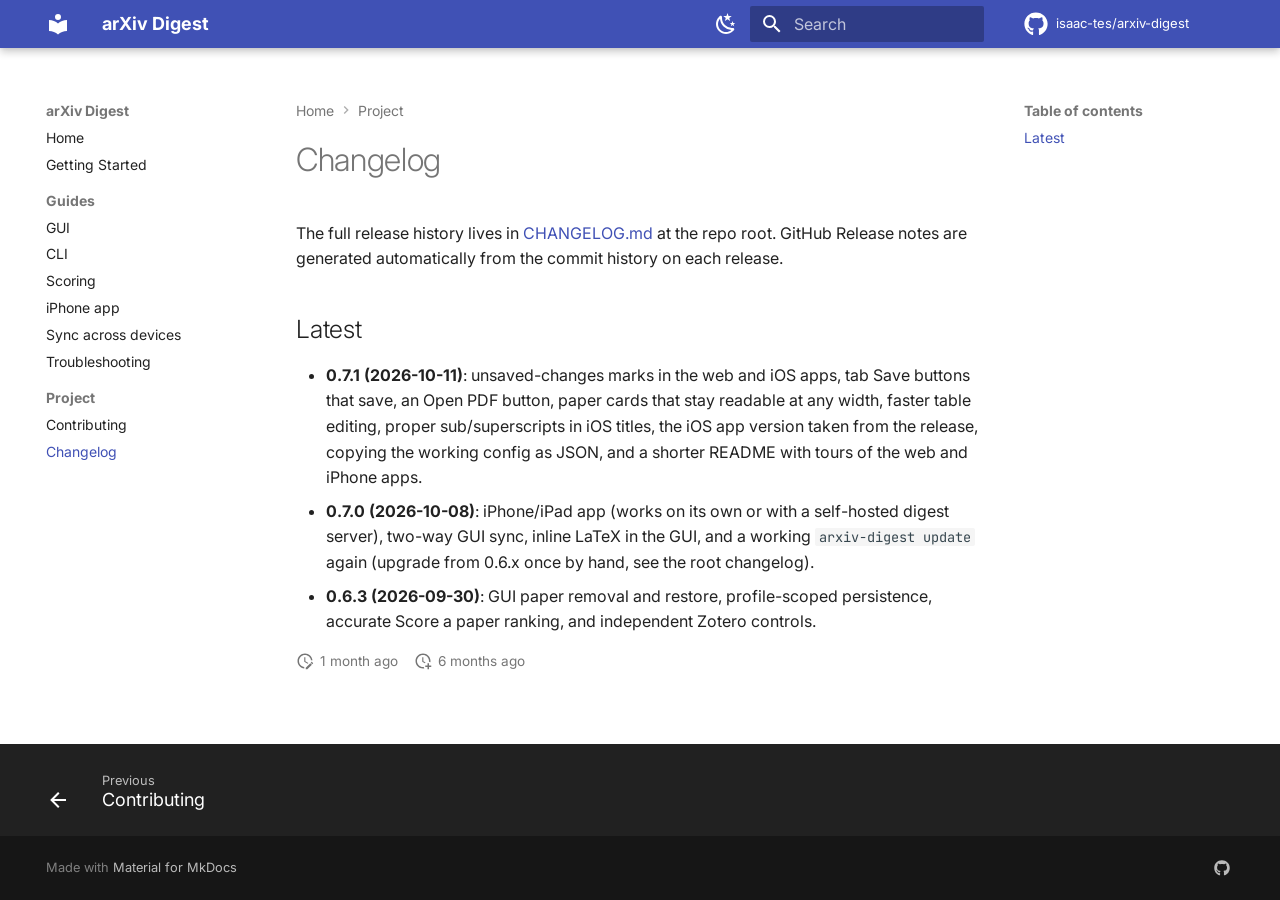
<file: changelog/index.html>
<!doctype html>
<html lang="en" class="no-js">
  <head>
    
      <meta charset="utf-8">
      <meta name="viewport" content="width=device-width,initial-scale=1">
      
        <meta name="description" content="Score and rank fresh arXiv papers from any category, via a CLI or a Streamlit GUI.">
      
      
        <meta name="author" content="isaac-tes">
      
      
        <link rel="canonical" href="https://isaac-tes.github.io/arxiv-digest/changelog/">
      
      
        <link rel="prev" href="../contributing/">
      
      
      
        
      
      
      <link rel="icon" href="../assets/images/favicon.png">
      <meta name="generator" content="mkdocs-1.6.1, mkdocs-material-9.7.6">
    
    
      
        <title>Changelog - arXiv Digest</title>
      
    
    
      <link rel="stylesheet" href="../assets/stylesheets/main.484c7ddc.min.css">
      
        
        <link rel="stylesheet" href="../assets/stylesheets/palette.ab4e12ef.min.css">
      
      


    
    
      
    
    
      
        
        
        <link rel="preconnect" href="https://fonts.gstatic.com" crossorigin>
        <link rel="stylesheet" href="https://fonts.googleapis.com/css?family=Inter:300,300i,400,400i,700,700i%7CJetBrains+Mono:400,400i,700,700i&display=fallback">
        <style>:root{--md-text-font:"Inter";--md-code-font:"JetBrains Mono"}</style>
      
    
    
      <link rel="stylesheet" href="../css/timeago.css">
    
      <link rel="stylesheet" href="../stylesheets/extra.css">
    
    <script>__md_scope=new URL("..",location),__md_hash=e=>[...e].reduce(((e,_)=>(e<<5)-e+_.charCodeAt(0)),0),__md_get=(e,_=localStorage,t=__md_scope)=>JSON.parse(_.getItem(t.pathname+"."+e)),__md_set=(e,_,t=localStorage,a=__md_scope)=>{try{t.setItem(a.pathname+"."+e,JSON.stringify(_))}catch(e){}}</script>
    
      

    
    
  </head>
  
  
    
    
      
    
    
    
    
    <body dir="ltr" data-md-color-scheme="default" data-md-color-primary="indigo" data-md-color-accent="teal">
  
    
    <input class="md-toggle" data-md-toggle="drawer" type="checkbox" id="__drawer" autocomplete="off">
    <input class="md-toggle" data-md-toggle="search" type="checkbox" id="__search" autocomplete="off">
    <label class="md-overlay" for="__drawer"></label>
    <div data-md-component="skip">
      
        
        <a href="#changelog" class="md-skip">
          Skip to content
        </a>
      
    </div>
    <div data-md-component="announce">
      
    </div>
    
    
      

  

<header class="md-header md-header--shadow" data-md-component="header">
  <nav class="md-header__inner md-grid" aria-label="Header">
    <a href=".." title="arXiv Digest" class="md-header__button md-logo" aria-label="arXiv Digest" data-md-component="logo">
      
  
  <svg xmlns="http://www.w3.org/2000/svg" viewBox="0 0 24 24"><path d="M12 8a3 3 0 0 0 3-3 3 3 0 0 0-3-3 3 3 0 0 0-3 3 3 3 0 0 0 3 3m0 3.54C9.64 9.35 6.5 8 3 8v11c3.5 0 6.64 1.35 9 3.54 2.36-2.19 5.5-3.54 9-3.54V8c-3.5 0-6.64 1.35-9 3.54"/></svg>

    </a>
    <label class="md-header__button md-icon" for="__drawer">
      
      <svg xmlns="http://www.w3.org/2000/svg" viewBox="0 0 24 24"><path d="M3 6h18v2H3zm0 5h18v2H3zm0 5h18v2H3z"/></svg>
    </label>
    <div class="md-header__title" data-md-component="header-title">
      <div class="md-header__ellipsis">
        <div class="md-header__topic">
          <span class="md-ellipsis">
            arXiv Digest
          </span>
        </div>
        <div class="md-header__topic" data-md-component="header-topic">
          <span class="md-ellipsis">
            
              Changelog
            
          </span>
        </div>
      </div>
    </div>
    
      
        <form class="md-header__option" data-md-component="palette">
  
    
    
    
    <input class="md-option" data-md-color-media="" data-md-color-scheme="default" data-md-color-primary="indigo" data-md-color-accent="teal"  aria-label="Switch to dark mode"  type="radio" name="__palette" id="__palette_0">
    
      <label class="md-header__button md-icon" title="Switch to dark mode" for="__palette_1" hidden>
        <svg xmlns="http://www.w3.org/2000/svg" viewBox="0 0 24 24"><path d="m17.75 4.09-2.53 1.94.91 3.06-2.63-1.81-2.63 1.81.91-3.06-2.53-1.94L12.44 4l1.06-3 1.06 3zm3.5 6.91-1.64 1.25.59 1.98-1.7-1.17-1.7 1.17.59-1.98L15.75 11l2.06-.05L18.5 9l.69 1.95zm-2.28 4.95c.83-.08 1.72 1.1 1.19 1.85-.32.45-.66.87-1.08 1.27C15.17 23 8.84 23 4.94 19.07c-3.91-3.9-3.91-10.24 0-14.14.4-.4.82-.76 1.27-1.08.75-.53 1.93.36 1.85 1.19-.27 2.86.69 5.83 2.89 8.02a9.96 9.96 0 0 0 8.02 2.89m-1.64 2.02a12.08 12.08 0 0 1-7.8-3.47c-2.17-2.19-3.33-5-3.49-7.82-2.81 3.14-2.7 7.96.31 10.98 3.02 3.01 7.84 3.12 10.98.31"/></svg>
      </label>
    
  
    
    
    
    <input class="md-option" data-md-color-media="" data-md-color-scheme="slate" data-md-color-primary="indigo" data-md-color-accent="teal"  aria-label="Switch to light mode"  type="radio" name="__palette" id="__palette_1">
    
      <label class="md-header__button md-icon" title="Switch to light mode" for="__palette_0" hidden>
        <svg xmlns="http://www.w3.org/2000/svg" viewBox="0 0 24 24"><path d="M12 7a5 5 0 0 1 5 5 5 5 0 0 1-5 5 5 5 0 0 1-5-5 5 5 0 0 1 5-5m0 2a3 3 0 0 0-3 3 3 3 0 0 0 3 3 3 3 0 0 0 3-3 3 3 0 0 0-3-3m0-7 2.39 3.42C13.65 5.15 12.84 5 12 5s-1.65.15-2.39.42zM3.34 7l4.16-.35A7.2 7.2 0 0 0 5.94 8.5c-.44.74-.69 1.5-.83 2.29zm.02 10 1.76-3.77a7.131 7.131 0 0 0 2.38 4.14zM20.65 7l-1.77 3.79a7.02 7.02 0 0 0-2.38-4.15zm-.01 10-4.14.36c.59-.51 1.12-1.14 1.54-1.86.42-.73.69-1.5.83-2.29zM12 22l-2.41-3.44c.74.27 1.55.44 2.41.44.82 0 1.63-.17 2.37-.44z"/></svg>
      </label>
    
  
</form>
      
    
    
      <script>var palette=__md_get("__palette");if(palette&&palette.color){if("(prefers-color-scheme)"===palette.color.media){var media=matchMedia("(prefers-color-scheme: light)"),input=document.querySelector(media.matches?"[data-md-color-media='(prefers-color-scheme: light)']":"[data-md-color-media='(prefers-color-scheme: dark)']");palette.color.media=input.getAttribute("data-md-color-media"),palette.color.scheme=input.getAttribute("data-md-color-scheme"),palette.color.primary=input.getAttribute("data-md-color-primary"),palette.color.accent=input.getAttribute("data-md-color-accent")}for(var[key,value]of Object.entries(palette.color))document.body.setAttribute("data-md-color-"+key,value)}</script>
    
    
    
      
      
        <label class="md-header__button md-icon" for="__search">
          
          <svg xmlns="http://www.w3.org/2000/svg" viewBox="0 0 24 24"><path d="M9.5 3A6.5 6.5 0 0 1 16 9.5c0 1.61-.59 3.09-1.56 4.23l.27.27h.79l5 5-1.5 1.5-5-5v-.79l-.27-.27A6.52 6.52 0 0 1 9.5 16 6.5 6.5 0 0 1 3 9.5 6.5 6.5 0 0 1 9.5 3m0 2C7 5 5 7 5 9.5S7 14 9.5 14 14 12 14 9.5 12 5 9.5 5"/></svg>
        </label>
        <div class="md-search" data-md-component="search" role="dialog">
  <label class="md-search__overlay" for="__search"></label>
  <div class="md-search__inner" role="search">
    <form class="md-search__form" name="search">
      <input type="text" class="md-search__input" name="query" aria-label="Search" placeholder="Search" autocapitalize="off" autocorrect="off" autocomplete="off" spellcheck="false" data-md-component="search-query" required>
      <label class="md-search__icon md-icon" for="__search">
        
        <svg xmlns="http://www.w3.org/2000/svg" viewBox="0 0 24 24"><path d="M9.5 3A6.5 6.5 0 0 1 16 9.5c0 1.61-.59 3.09-1.56 4.23l.27.27h.79l5 5-1.5 1.5-5-5v-.79l-.27-.27A6.52 6.52 0 0 1 9.5 16 6.5 6.5 0 0 1 3 9.5 6.5 6.5 0 0 1 9.5 3m0 2C7 5 5 7 5 9.5S7 14 9.5 14 14 12 14 9.5 12 5 9.5 5"/></svg>
        
        <svg xmlns="http://www.w3.org/2000/svg" viewBox="0 0 24 24"><path d="M20 11v2H8l5.5 5.5-1.42 1.42L4.16 12l7.92-7.92L13.5 5.5 8 11z"/></svg>
      </label>
      <nav class="md-search__options" aria-label="Search">
        
          <a href="javascript:void(0)" class="md-search__icon md-icon" title="Share" aria-label="Share" data-clipboard data-clipboard-text="" data-md-component="search-share" tabindex="-1">
            
            <svg xmlns="http://www.w3.org/2000/svg" viewBox="0 0 24 24"><path d="M18 16.08c-.76 0-1.44.3-1.96.77L8.91 12.7c.05-.23.09-.46.09-.7s-.04-.47-.09-.7l7.05-4.11c.54.5 1.25.81 2.04.81a3 3 0 0 0 3-3 3 3 0 0 0-3-3 3 3 0 0 0-3 3c0 .24.04.47.09.7L8.04 9.81C7.5 9.31 6.79 9 6 9a3 3 0 0 0-3 3 3 3 0 0 0 3 3c.79 0 1.5-.31 2.04-.81l7.12 4.15c-.05.21-.08.43-.08.66 0 1.61 1.31 2.91 2.92 2.91s2.92-1.3 2.92-2.91A2.92 2.92 0 0 0 18 16.08"/></svg>
          </a>
        
        <button type="reset" class="md-search__icon md-icon" title="Clear" aria-label="Clear" tabindex="-1">
          
          <svg xmlns="http://www.w3.org/2000/svg" viewBox="0 0 24 24"><path d="M19 6.41 17.59 5 12 10.59 6.41 5 5 6.41 10.59 12 5 17.59 6.41 19 12 13.41 17.59 19 19 17.59 13.41 12z"/></svg>
        </button>
      </nav>
      
        <div class="md-search__suggest" data-md-component="search-suggest"></div>
      
    </form>
    <div class="md-search__output">
      <div class="md-search__scrollwrap" tabindex="0" data-md-scrollfix>
        <div class="md-search-result" data-md-component="search-result">
          <div class="md-search-result__meta">
            Initializing search
          </div>
          <ol class="md-search-result__list" role="presentation"></ol>
        </div>
      </div>
    </div>
  </div>
</div>
      
    
    
      <div class="md-header__source">
        <a href="https://github.com/isaac-tes/arxiv-digest" title="Go to repository" class="md-source" data-md-component="source">
  <div class="md-source__icon md-icon">
    
    <svg xmlns="http://www.w3.org/2000/svg" viewBox="0 0 512 512"><!--! Font Awesome Free 7.1.0 by @fontawesome - https://fontawesome.com License - https://fontawesome.com/license/free (Icons: CC BY 4.0, Fonts: SIL OFL 1.1, Code: MIT License) Copyright 2025 Fonticons, Inc.--><path d="M173.9 397.4c0 2-2.3 3.6-5.2 3.6-3.3.3-5.6-1.3-5.6-3.6 0-2 2.3-3.6 5.2-3.6 3-.3 5.6 1.3 5.6 3.6m-31.1-4.5c-.7 2 1.3 4.3 4.3 4.9 2.6 1 5.6 0 6.2-2s-1.3-4.3-4.3-5.2c-2.6-.7-5.5.3-6.2 2.3m44.2-1.7c-2.9.7-4.9 2.6-4.6 4.9.3 2 2.9 3.3 5.9 2.6 2.9-.7 4.9-2.6 4.6-4.6-.3-1.9-3-3.2-5.9-2.9M252.8 8C114.1 8 8 113.3 8 252c0 110.9 69.8 205.8 169.5 239.2 12.8 2.3 17.3-5.6 17.3-12.1 0-6.2-.3-40.4-.3-61.4 0 0-70 15-84.7-29.8 0 0-11.4-29.1-27.8-36.6 0 0-22.9-15.7 1.6-15.4 0 0 24.9 2 38.6 25.8 21.9 38.6 58.6 27.5 72.9 20.9 2.3-16 8.8-27.1 16-33.7-55.9-6.2-112.3-14.3-112.3-110.5 0-27.5 7.6-41.3 23.6-58.9-2.6-6.5-11.1-33.3 2.6-67.9 20.9-6.5 69 27 69 27 20-5.6 41.5-8.5 62.8-8.5s42.8 2.9 62.8 8.5c0 0 48.1-33.6 69-27 13.7 34.7 5.2 61.4 2.6 67.9 16 17.7 25.8 31.5 25.8 58.9 0 96.5-58.9 104.2-114.8 110.5 9.2 7.9 17 22.9 17 46.4 0 33.7-.3 75.4-.3 83.6 0 6.5 4.6 14.4 17.3 12.1C436.2 457.8 504 362.9 504 252 504 113.3 391.5 8 252.8 8M105.2 352.9c-1.3 1-1 3.3.7 5.2 1.6 1.6 3.9 2.3 5.2 1 1.3-1 1-3.3-.7-5.2-1.6-1.6-3.9-2.3-5.2-1m-10.8-8.1c-.7 1.3.3 2.9 2.3 3.9 1.6 1 3.6.7 4.3-.7.7-1.3-.3-2.9-2.3-3.9-2-.6-3.6-.3-4.3.7m32.4 35.6c-1.6 1.3-1 4.3 1.3 6.2 2.3 2.3 5.2 2.6 6.5 1 1.3-1.3.7-4.3-1.3-6.2-2.2-2.3-5.2-2.6-6.5-1m-11.4-14.7c-1.6 1-1.6 3.6 0 5.9s4.3 3.3 5.6 2.3c1.6-1.3 1.6-3.9 0-6.2-1.4-2.3-4-3.3-5.6-2"/></svg>
  </div>
  <div class="md-source__repository">
    isaac-tes/arxiv-digest
  </div>
</a>
      </div>
    
  </nav>
  
</header>
    
    <div class="md-container" data-md-component="container">
      
      
        
          
        
      
      <main class="md-main" data-md-component="main">
        <div class="md-main__inner md-grid">
          
            
              
              <div class="md-sidebar md-sidebar--primary" data-md-component="sidebar" data-md-type="navigation" >
                <div class="md-sidebar__scrollwrap">
                  <div class="md-sidebar__inner">
                    



<nav class="md-nav md-nav--primary" aria-label="Navigation" data-md-level="0">
  <label class="md-nav__title" for="__drawer">
    <a href=".." title="arXiv Digest" class="md-nav__button md-logo" aria-label="arXiv Digest" data-md-component="logo">
      
  
  <svg xmlns="http://www.w3.org/2000/svg" viewBox="0 0 24 24"><path d="M12 8a3 3 0 0 0 3-3 3 3 0 0 0-3-3 3 3 0 0 0-3 3 3 3 0 0 0 3 3m0 3.54C9.64 9.35 6.5 8 3 8v11c3.5 0 6.64 1.35 9 3.54 2.36-2.19 5.5-3.54 9-3.54V8c-3.5 0-6.64 1.35-9 3.54"/></svg>

    </a>
    arXiv Digest
  </label>
  
    <div class="md-nav__source">
      <a href="https://github.com/isaac-tes/arxiv-digest" title="Go to repository" class="md-source" data-md-component="source">
  <div class="md-source__icon md-icon">
    
    <svg xmlns="http://www.w3.org/2000/svg" viewBox="0 0 512 512"><!--! Font Awesome Free 7.1.0 by @fontawesome - https://fontawesome.com License - https://fontawesome.com/license/free (Icons: CC BY 4.0, Fonts: SIL OFL 1.1, Code: MIT License) Copyright 2025 Fonticons, Inc.--><path d="M173.9 397.4c0 2-2.3 3.6-5.2 3.6-3.3.3-5.6-1.3-5.6-3.6 0-2 2.3-3.6 5.2-3.6 3-.3 5.6 1.3 5.6 3.6m-31.1-4.5c-.7 2 1.3 4.3 4.3 4.9 2.6 1 5.6 0 6.2-2s-1.3-4.3-4.3-5.2c-2.6-.7-5.5.3-6.2 2.3m44.2-1.7c-2.9.7-4.9 2.6-4.6 4.9.3 2 2.9 3.3 5.9 2.6 2.9-.7 4.9-2.6 4.6-4.6-.3-1.9-3-3.2-5.9-2.9M252.8 8C114.1 8 8 113.3 8 252c0 110.9 69.8 205.8 169.5 239.2 12.8 2.3 17.3-5.6 17.3-12.1 0-6.2-.3-40.4-.3-61.4 0 0-70 15-84.7-29.8 0 0-11.4-29.1-27.8-36.6 0 0-22.9-15.7 1.6-15.4 0 0 24.9 2 38.6 25.8 21.9 38.6 58.6 27.5 72.9 20.9 2.3-16 8.8-27.1 16-33.7-55.9-6.2-112.3-14.3-112.3-110.5 0-27.5 7.6-41.3 23.6-58.9-2.6-6.5-11.1-33.3 2.6-67.9 20.9-6.5 69 27 69 27 20-5.6 41.5-8.5 62.8-8.5s42.8 2.9 62.8 8.5c0 0 48.1-33.6 69-27 13.7 34.7 5.2 61.4 2.6 67.9 16 17.7 25.8 31.5 25.8 58.9 0 96.5-58.9 104.2-114.8 110.5 9.2 7.9 17 22.9 17 46.4 0 33.7-.3 75.4-.3 83.6 0 6.5 4.6 14.4 17.3 12.1C436.2 457.8 504 362.9 504 252 504 113.3 391.5 8 252.8 8M105.2 352.9c-1.3 1-1 3.3.7 5.2 1.6 1.6 3.9 2.3 5.2 1 1.3-1 1-3.3-.7-5.2-1.6-1.6-3.9-2.3-5.2-1m-10.8-8.1c-.7 1.3.3 2.9 2.3 3.9 1.6 1 3.6.7 4.3-.7.7-1.3-.3-2.9-2.3-3.9-2-.6-3.6-.3-4.3.7m32.4 35.6c-1.6 1.3-1 4.3 1.3 6.2 2.3 2.3 5.2 2.6 6.5 1 1.3-1.3.7-4.3-1.3-6.2-2.2-2.3-5.2-2.6-6.5-1m-11.4-14.7c-1.6 1-1.6 3.6 0 5.9s4.3 3.3 5.6 2.3c1.6-1.3 1.6-3.9 0-6.2-1.4-2.3-4-3.3-5.6-2"/></svg>
  </div>
  <div class="md-source__repository">
    isaac-tes/arxiv-digest
  </div>
</a>
    </div>
  
  <ul class="md-nav__list" data-md-scrollfix>
    
      
      
  
  
  
  
    <li class="md-nav__item">
      <a href=".." class="md-nav__link">
        
  
  
  <span class="md-ellipsis">
    
  
    Home
  

    
  </span>
  
  

      </a>
    </li>
  

    
      
      
  
  
  
  
    <li class="md-nav__item">
      <a href="../quickstart/" class="md-nav__link">
        
  
  
  <span class="md-ellipsis">
    
  
    Getting Started
  

    
  </span>
  
  

      </a>
    </li>
  

    
      
      
  
  
  
  
    
    
      
        
      
        
      
        
      
        
      
        
      
        
      
    
    
    
      
        
        
      
    
    
    <li class="md-nav__item md-nav__item--section md-nav__item--nested">
      
        
        
        <input class="md-nav__toggle md-toggle " type="checkbox" id="__nav_3" >
        
          
          <label class="md-nav__link" for="__nav_3" id="__nav_3_label" tabindex="">
            
  
  
  <span class="md-ellipsis">
    
  
    Guides
  

    
  </span>
  
  

            <span class="md-nav__icon md-icon"></span>
          </label>
        
        <nav class="md-nav" data-md-level="1" aria-labelledby="__nav_3_label" aria-expanded="false">
          <label class="md-nav__title" for="__nav_3">
            <span class="md-nav__icon md-icon"></span>
            
  
    Guides
  

          </label>
          <ul class="md-nav__list" data-md-scrollfix>
            
              
                
  
  
  
  
    <li class="md-nav__item">
      <a href="../gui-guide/" class="md-nav__link">
        
  
  
  <span class="md-ellipsis">
    
  
    GUI
  

    
  </span>
  
  

      </a>
    </li>
  

              
            
              
                
  
  
  
  
    <li class="md-nav__item">
      <a href="../cli-guide/" class="md-nav__link">
        
  
  
  <span class="md-ellipsis">
    
  
    CLI
  

    
  </span>
  
  

      </a>
    </li>
  

              
            
              
                
  
  
  
  
    <li class="md-nav__item">
      <a href="../scoring/" class="md-nav__link">
        
  
  
  <span class="md-ellipsis">
    
  
    Scoring
  

    
  </span>
  
  

      </a>
    </li>
  

              
            
              
                
  
  
  
  
    <li class="md-nav__item">
      <a href="../ios-app/" class="md-nav__link">
        
  
  
  <span class="md-ellipsis">
    
  
    iPhone app
  

    
  </span>
  
  

      </a>
    </li>
  

              
            
              
                
  
  
  
  
    <li class="md-nav__item">
      <a href="../deploy/" class="md-nav__link">
        
  
  
  <span class="md-ellipsis">
    
  
    Sync across devices
  

    
  </span>
  
  

      </a>
    </li>
  

              
            
              
                
  
  
  
  
    <li class="md-nav__item">
      <a href="../troubleshooting/" class="md-nav__link">
        
  
  
  <span class="md-ellipsis">
    
  
    Troubleshooting
  

    
  </span>
  
  

      </a>
    </li>
  

              
            
          </ul>
        </nav>
      
    </li>
  

    
      
      
  
  
    
  
  
  
    
    
      
        
      
        
      
    
    
    
      
        
        
      
    
    
    <li class="md-nav__item md-nav__item--active md-nav__item--section md-nav__item--nested">
      
        
        
        <input class="md-nav__toggle md-toggle " type="checkbox" id="__nav_4" checked>
        
          
          <label class="md-nav__link" for="__nav_4" id="__nav_4_label" tabindex="">
            
  
  
  <span class="md-ellipsis">
    
  
    Project
  

    
  </span>
  
  

            <span class="md-nav__icon md-icon"></span>
          </label>
        
        <nav class="md-nav" data-md-level="1" aria-labelledby="__nav_4_label" aria-expanded="true">
          <label class="md-nav__title" for="__nav_4">
            <span class="md-nav__icon md-icon"></span>
            
  
    Project
  

          </label>
          <ul class="md-nav__list" data-md-scrollfix>
            
              
                
  
  
  
  
    <li class="md-nav__item">
      <a href="../contributing/" class="md-nav__link">
        
  
  
  <span class="md-ellipsis">
    
  
    Contributing
  

    
  </span>
  
  

      </a>
    </li>
  

              
            
              
                
  
  
    
  
  
  
    <li class="md-nav__item md-nav__item--active">
      
      <input class="md-nav__toggle md-toggle" type="checkbox" id="__toc">
      
      
        
      
      
        <label class="md-nav__link md-nav__link--active" for="__toc">
          
  
  
  <span class="md-ellipsis">
    
  
    Changelog
  

    
  </span>
  
  

          <span class="md-nav__icon md-icon"></span>
        </label>
      
      <a href="./" class="md-nav__link md-nav__link--active">
        
  
  
  <span class="md-ellipsis">
    
  
    Changelog
  

    
  </span>
  
  

      </a>
      
        

<nav class="md-nav md-nav--secondary" aria-label="Table of contents">
  
  
  
    
  
  
    <label class="md-nav__title" for="__toc">
      <span class="md-nav__icon md-icon"></span>
      Table of contents
    </label>
    <ul class="md-nav__list" data-md-component="toc" data-md-scrollfix>
      
        <li class="md-nav__item">
  <a href="#latest" class="md-nav__link">
    <span class="md-ellipsis">
      
        Latest
      
    </span>
  </a>
  
</li>
      
    </ul>
  
</nav>
      
    </li>
  

              
            
          </ul>
        </nav>
      
    </li>
  

    
  </ul>
</nav>
                  </div>
                </div>
              </div>
            
            
              
              <div class="md-sidebar md-sidebar--secondary" data-md-component="sidebar" data-md-type="toc" >
                <div class="md-sidebar__scrollwrap">
                  <div class="md-sidebar__inner">
                    

<nav class="md-nav md-nav--secondary" aria-label="Table of contents">
  
  
  
    
  
  
    <label class="md-nav__title" for="__toc">
      <span class="md-nav__icon md-icon"></span>
      Table of contents
    </label>
    <ul class="md-nav__list" data-md-component="toc" data-md-scrollfix>
      
        <li class="md-nav__item">
  <a href="#latest" class="md-nav__link">
    <span class="md-ellipsis">
      
        Latest
      
    </span>
  </a>
  
</li>
      
    </ul>
  
</nav>
                  </div>
                </div>
              </div>
            
          
          
            <div class="md-content" data-md-component="content">
              
                



  


  <nav class="md-path" aria-label="Navigation" >
    <ol class="md-path__list">
      
        
  
  
    <li class="md-path__item">
      <a href=".." class="md-path__link">
        
  <span class="md-ellipsis">
    Home
  </span>

      </a>
    </li>
  

      
      
        
  
  
    
    
      <li class="md-path__item">
        <a href="../contributing/" class="md-path__link">
          
  <span class="md-ellipsis">
    Project
  </span>

        </a>
      </li>
    
  

      
    </ol>
  </nav>

              
              <article class="md-content__inner md-typeset">
                
                  


  
  


<h1 id="changelog">Changelog<a class="headerlink" href="#changelog" title="Permanent link">&para;</a></h1>
<p>The full release history lives in <a href="https://github.com/isaac-tes/arxiv-digest/blob/main/CHANGELOG.md">CHANGELOG.md</a> at the repo root. GitHub Release notes are generated automatically from the commit history on each release.</p>
<h2 id="latest">Latest<a class="headerlink" href="#latest" title="Permanent link">&para;</a></h2>
<ul>
<li><strong>0.7.1 (2026-10-11)</strong>: unsaved-changes marks in the web and iOS apps, tab Save buttons that save, an Open PDF button, paper cards that stay readable at any width, faster table editing, proper sub/superscripts in iOS titles, the iOS app version taken from the release, copying the working config as JSON, and a shorter README with tours of the web and iPhone apps.</li>
<li><strong>0.7.0 (2026-10-08)</strong>: iPhone/iPad app (works on its own or with a self-hosted digest server), two-way GUI sync, inline LaTeX in the GUI, and a working <code>arxiv-digest update</code> again (upgrade from 0.6.x once by hand, see the root changelog).</li>
<li><strong>0.6.3 (2026-09-30)</strong>: GUI paper removal and restore, profile-scoped persistence, accurate Score a paper ranking, and independent Zotero controls.</li>
</ul>







  
    
  
  
    
  


  <aside class="md-source-file">
    
      
  <span class="md-source-file__fact">
    <span class="md-icon" title="Last update">
      <svg xmlns="http://www.w3.org/2000/svg" viewBox="0 0 24 24"><path d="M21 13.1c-.1 0-.3.1-.4.2l-1 1 2.1 2.1 1-1c.2-.2.2-.6 0-.8l-1.3-1.3c-.1-.1-.2-.2-.4-.2m-1.9 1.8-6.1 6V23h2.1l6.1-6.1zM12.5 7v5.2l4 2.4-1 1L11 13V7zM11 21.9c-5.1-.5-9-4.8-9-9.9C2 6.5 6.5 2 12 2c5.3 0 9.6 4.1 10 9.3-.3-.1-.6-.2-1-.2s-.7.1-1 .2C19.6 7.2 16.2 4 12 4c-4.4 0-8 3.6-8 8 0 4.1 3.1 7.5 7.1 7.9l-.1.2z"/></svg>
    </span>
    <span class="git-revision-date-localized-plugin git-revision-date-localized-plugin-timeago" title="October 14, 2026 09:03:48 UTC"><span class="timeago" datetime="2026-10-14T09:03:48+00:00" locale="en"></span></span><span class="git-revision-date-localized-plugin git-revision-date-localized-plugin-iso_date" title="October 14, 2026 09:03:48 UTC">2026-10-14</span>
  </span>

    
    
      
  <span class="md-source-file__fact">
    <span class="md-icon" title="Created">
      <svg xmlns="http://www.w3.org/2000/svg" viewBox="0 0 24 24"><path d="M14.47 15.08 11 13V7h1.5v5.25l3.08 1.83c-.41.28-.79.62-1.11 1m-1.39 4.84c-.36.05-.71.08-1.08.08-4.42 0-8-3.58-8-8s3.58-8 8-8 8 3.58 8 8c0 .37-.03.72-.08 1.08.69.1 1.33.32 1.92.64.1-.56.16-1.13.16-1.72 0-5.5-4.5-10-10-10S2 6.5 2 12s4.47 10 10 10c.59 0 1.16-.06 1.72-.16-.32-.59-.54-1.23-.64-1.92M18 15v3h-3v2h3v3h2v-3h3v-2h-3v-3z"/></svg>
    </span>
    <span class="git-revision-date-localized-plugin git-revision-date-localized-plugin-timeago" title="May 7, 2026 08:38:58 UTC"><span class="timeago" datetime="2026-05-07T08:38:58+00:00" locale="en"></span></span><span class="git-revision-date-localized-plugin git-revision-date-localized-plugin-iso_date" title="May 7, 2026 08:38:58 UTC">2026-05-07</span>
  </span>

    
    
    
  </aside>





                
              </article>
            </div>
          
          
<script>var target=document.getElementById(location.hash.slice(1));target&&target.name&&(target.checked=target.name.startsWith("__tabbed_"))</script>
        </div>
        
          <button type="button" class="md-top md-icon" data-md-component="top" hidden>
  
  <svg xmlns="http://www.w3.org/2000/svg" viewBox="0 0 24 24"><path d="M13 20h-2V8l-5.5 5.5-1.42-1.42L12 4.16l7.92 7.92-1.42 1.42L13 8z"/></svg>
  Back to top
</button>
        
      </main>
      
        <footer class="md-footer">
  
    
      
      <nav class="md-footer__inner md-grid" aria-label="Footer" >
        
          
          <a href="../contributing/" class="md-footer__link md-footer__link--prev" aria-label="Previous: Contributing">
            <div class="md-footer__button md-icon">
              
              <svg xmlns="http://www.w3.org/2000/svg" viewBox="0 0 24 24"><path d="M20 11v2H8l5.5 5.5-1.42 1.42L4.16 12l7.92-7.92L13.5 5.5 8 11z"/></svg>
            </div>
            <div class="md-footer__title">
              <span class="md-footer__direction">
                Previous
              </span>
              <div class="md-ellipsis">
                Contributing
              </div>
            </div>
          </a>
        
        
      </nav>
    
  
  <div class="md-footer-meta md-typeset">
    <div class="md-footer-meta__inner md-grid">
      <div class="md-copyright">
  
  
    Made with
    <a href="https://squidfunk.github.io/mkdocs-material/" target="_blank" rel="noopener">
      Material for MkDocs
    </a>
  
</div>
      
        
<div class="md-social">
  
    
    
    
    
    <a href="https://github.com/isaac-tes/arxiv-digest" target="_blank" rel="noopener" title="GitHub" class="md-social__link">
      <svg xmlns="http://www.w3.org/2000/svg" viewBox="0 0 512 512"><!--! Font Awesome Free 7.1.0 by @fontawesome - https://fontawesome.com License - https://fontawesome.com/license/free (Icons: CC BY 4.0, Fonts: SIL OFL 1.1, Code: MIT License) Copyright 2025 Fonticons, Inc.--><path d="M173.9 397.4c0 2-2.3 3.6-5.2 3.6-3.3.3-5.6-1.3-5.6-3.6 0-2 2.3-3.6 5.2-3.6 3-.3 5.6 1.3 5.6 3.6m-31.1-4.5c-.7 2 1.3 4.3 4.3 4.9 2.6 1 5.6 0 6.2-2s-1.3-4.3-4.3-5.2c-2.6-.7-5.5.3-6.2 2.3m44.2-1.7c-2.9.7-4.9 2.6-4.6 4.9.3 2 2.9 3.3 5.9 2.6 2.9-.7 4.9-2.6 4.6-4.6-.3-1.9-3-3.2-5.9-2.9M252.8 8C114.1 8 8 113.3 8 252c0 110.9 69.8 205.8 169.5 239.2 12.8 2.3 17.3-5.6 17.3-12.1 0-6.2-.3-40.4-.3-61.4 0 0-70 15-84.7-29.8 0 0-11.4-29.1-27.8-36.6 0 0-22.9-15.7 1.6-15.4 0 0 24.9 2 38.6 25.8 21.9 38.6 58.6 27.5 72.9 20.9 2.3-16 8.8-27.1 16-33.7-55.9-6.2-112.3-14.3-112.3-110.5 0-27.5 7.6-41.3 23.6-58.9-2.6-6.5-11.1-33.3 2.6-67.9 20.9-6.5 69 27 69 27 20-5.6 41.5-8.5 62.8-8.5s42.8 2.9 62.8 8.5c0 0 48.1-33.6 69-27 13.7 34.7 5.2 61.4 2.6 67.9 16 17.7 25.8 31.5 25.8 58.9 0 96.5-58.9 104.2-114.8 110.5 9.2 7.9 17 22.9 17 46.4 0 33.7-.3 75.4-.3 83.6 0 6.5 4.6 14.4 17.3 12.1C436.2 457.8 504 362.9 504 252 504 113.3 391.5 8 252.8 8M105.2 352.9c-1.3 1-1 3.3.7 5.2 1.6 1.6 3.9 2.3 5.2 1 1.3-1 1-3.3-.7-5.2-1.6-1.6-3.9-2.3-5.2-1m-10.8-8.1c-.7 1.3.3 2.9 2.3 3.9 1.6 1 3.6.7 4.3-.7.7-1.3-.3-2.9-2.3-3.9-2-.6-3.6-.3-4.3.7m32.4 35.6c-1.6 1.3-1 4.3 1.3 6.2 2.3 2.3 5.2 2.6 6.5 1 1.3-1.3.7-4.3-1.3-6.2-2.2-2.3-5.2-2.6-6.5-1m-11.4-14.7c-1.6 1-1.6 3.6 0 5.9s4.3 3.3 5.6 2.3c1.6-1.3 1.6-3.9 0-6.2-1.4-2.3-4-3.3-5.6-2"/></svg>
    </a>
  
</div>
      
    </div>
  </div>
</footer>
      
    </div>
    <div class="md-dialog" data-md-component="dialog">
      <div class="md-dialog__inner md-typeset"></div>
    </div>
    
      <div class="md-progress" data-md-component="progress" role="progressbar"></div>
    
    
    
      
      
      <script id="__config" type="application/json">{"annotate": null, "base": "..", "features": ["navigation.instant", "navigation.instant.prefetch", "navigation.instant.progress", "navigation.tracking", "navigation.sections", "navigation.path", "navigation.indexes", "navigation.top", "navigation.footer", "search.suggest", "search.highlight", "search.share", "header.autohide", "content.code.copy", "content.tooltips", "toc.follow"], "search": "../assets/javascripts/workers/search.2c215733.min.js", "tags": null, "translations": {"clipboard.copied": "Copied to clipboard", "clipboard.copy": "Copy to clipboard", "search.result.more.one": "1 more on this page", "search.result.more.other": "# more on this page", "search.result.none": "No matching documents", "search.result.one": "1 matching document", "search.result.other": "# matching documents", "search.result.placeholder": "Type to start searching", "search.result.term.missing": "Missing", "select.version": "Select version"}, "version": null}</script>
    
    
      <script src="../assets/javascripts/bundle.79ae519e.min.js"></script>
      
        <script src="../js/timeago.min.js"></script>
      
        <script src="../js/timeago_mkdocs_material.js"></script>
      
        <script src="../javascripts/extra.js"></script>
      
    
  </body>
</html>
</file>
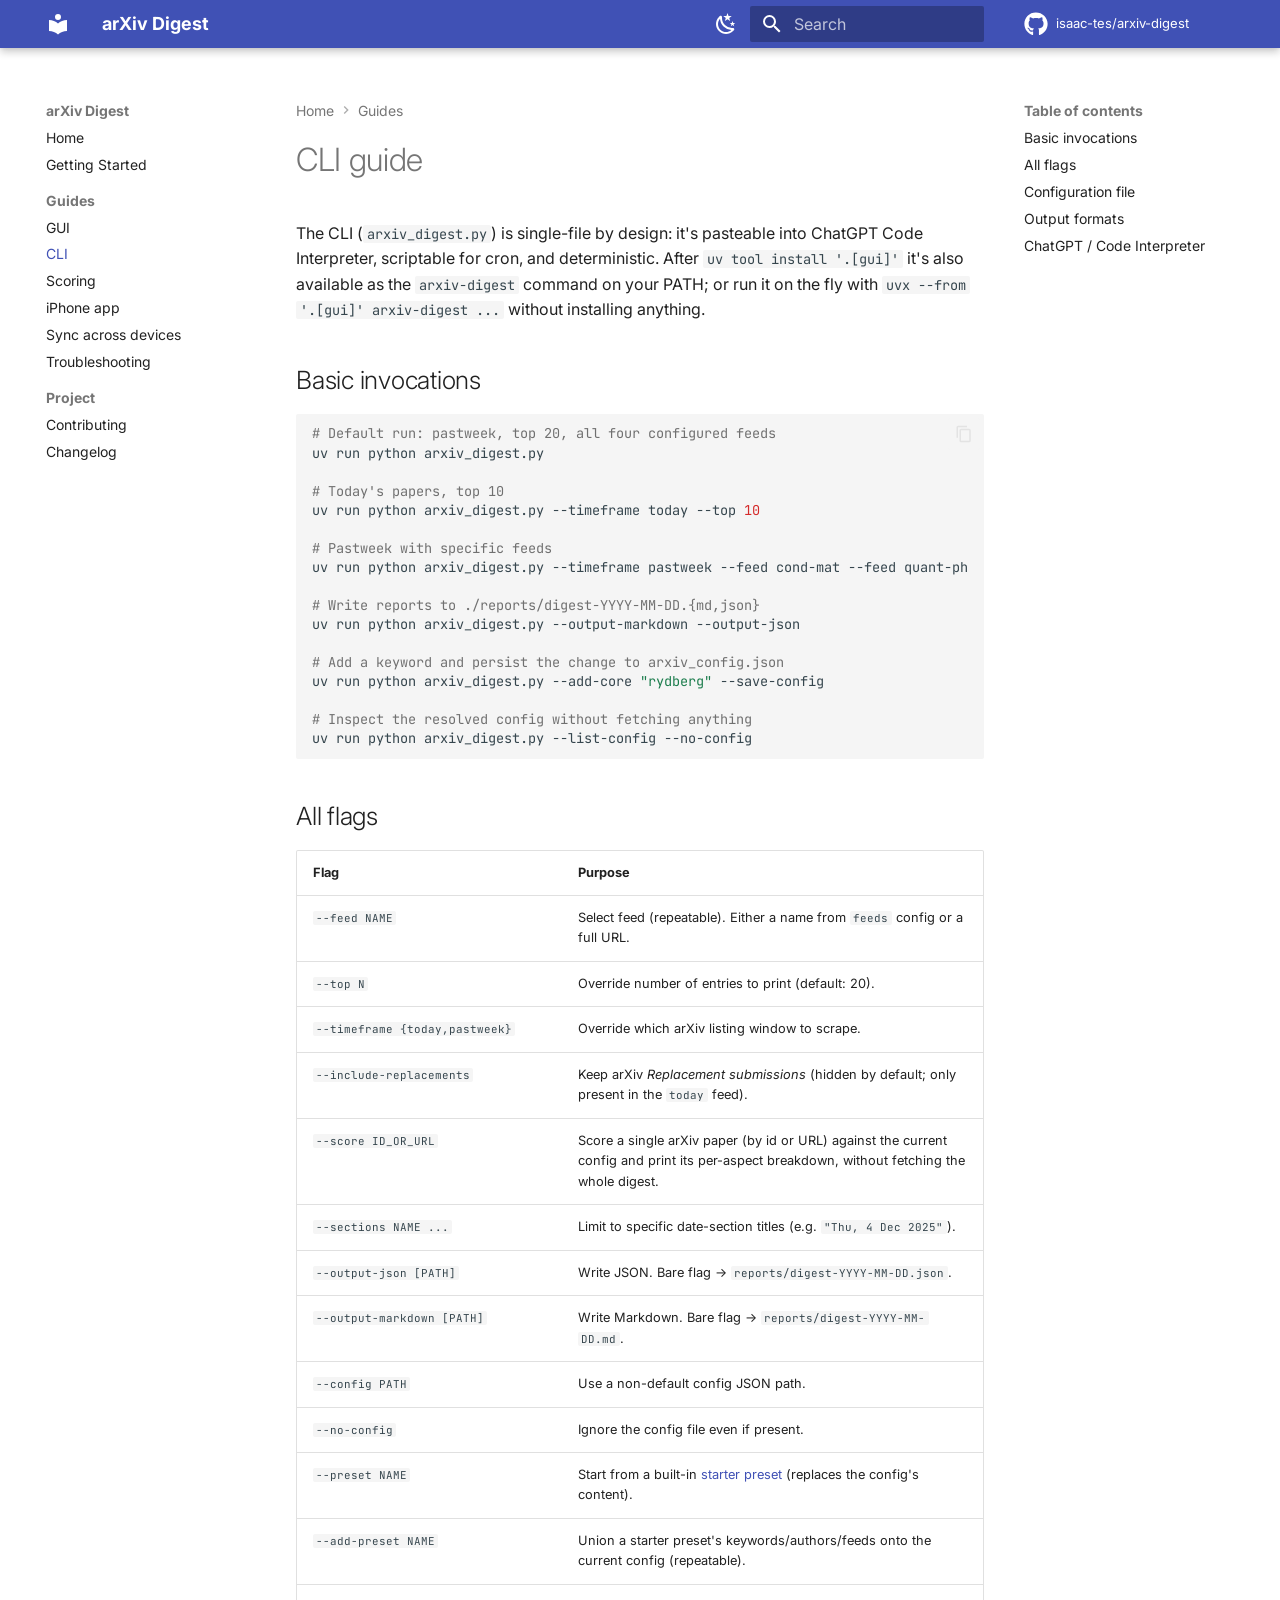
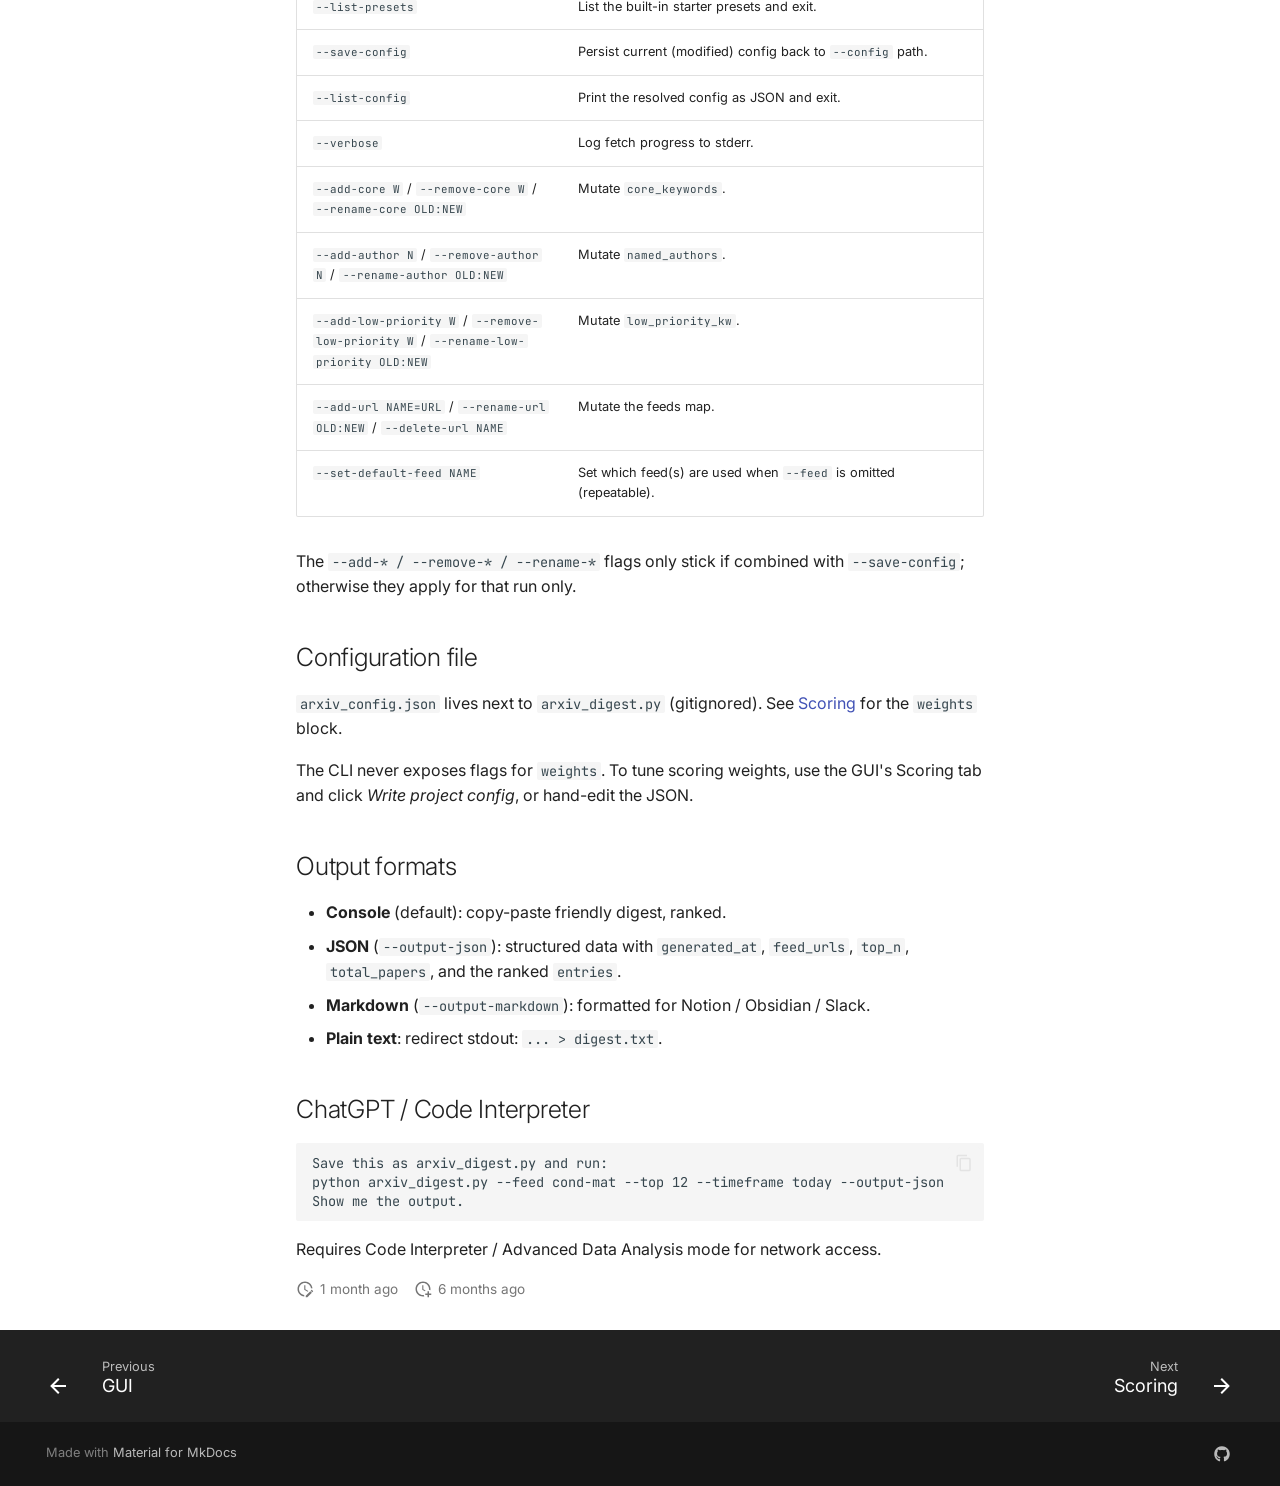
<file: cli-guide/index.html>
<!doctype html>
<html lang="en" class="no-js">
  <head>
    
      <meta charset="utf-8">
      <meta name="viewport" content="width=device-width,initial-scale=1">
      
        <meta name="description" content="Score and rank fresh arXiv papers from any category, via a CLI or a Streamlit GUI.">
      
      
        <meta name="author" content="isaac-tes">
      
      
        <link rel="canonical" href="https://isaac-tes.github.io/arxiv-digest/cli-guide/">
      
      
        <link rel="prev" href="../gui-guide/">
      
      
        <link rel="next" href="../scoring/">
      
      
        
      
      
      <link rel="icon" href="../assets/images/favicon.png">
      <meta name="generator" content="mkdocs-1.6.1, mkdocs-material-9.7.6">
    
    
      
        <title>CLI - arXiv Digest</title>
      
    
    
      <link rel="stylesheet" href="../assets/stylesheets/main.484c7ddc.min.css">
      
        
        <link rel="stylesheet" href="../assets/stylesheets/palette.ab4e12ef.min.css">
      
      


    
    
      
    
    
      
        
        
        <link rel="preconnect" href="https://fonts.gstatic.com" crossorigin>
        <link rel="stylesheet" href="https://fonts.googleapis.com/css?family=Inter:300,300i,400,400i,700,700i%7CJetBrains+Mono:400,400i,700,700i&display=fallback">
        <style>:root{--md-text-font:"Inter";--md-code-font:"JetBrains Mono"}</style>
      
    
    
      <link rel="stylesheet" href="../css/timeago.css">
    
      <link rel="stylesheet" href="../stylesheets/extra.css">
    
    <script>__md_scope=new URL("..",location),__md_hash=e=>[...e].reduce(((e,_)=>(e<<5)-e+_.charCodeAt(0)),0),__md_get=(e,_=localStorage,t=__md_scope)=>JSON.parse(_.getItem(t.pathname+"."+e)),__md_set=(e,_,t=localStorage,a=__md_scope)=>{try{t.setItem(a.pathname+"."+e,JSON.stringify(_))}catch(e){}}</script>
    
      

    
    
  </head>
  
  
    
    
      
    
    
    
    
    <body dir="ltr" data-md-color-scheme="default" data-md-color-primary="indigo" data-md-color-accent="teal">
  
    
    <input class="md-toggle" data-md-toggle="drawer" type="checkbox" id="__drawer" autocomplete="off">
    <input class="md-toggle" data-md-toggle="search" type="checkbox" id="__search" autocomplete="off">
    <label class="md-overlay" for="__drawer"></label>
    <div data-md-component="skip">
      
        
        <a href="#cli-guide" class="md-skip">
          Skip to content
        </a>
      
    </div>
    <div data-md-component="announce">
      
    </div>
    
    
      

  

<header class="md-header md-header--shadow" data-md-component="header">
  <nav class="md-header__inner md-grid" aria-label="Header">
    <a href=".." title="arXiv Digest" class="md-header__button md-logo" aria-label="arXiv Digest" data-md-component="logo">
      
  
  <svg xmlns="http://www.w3.org/2000/svg" viewBox="0 0 24 24"><path d="M12 8a3 3 0 0 0 3-3 3 3 0 0 0-3-3 3 3 0 0 0-3 3 3 3 0 0 0 3 3m0 3.54C9.64 9.35 6.5 8 3 8v11c3.5 0 6.64 1.35 9 3.54 2.36-2.19 5.5-3.54 9-3.54V8c-3.5 0-6.64 1.35-9 3.54"/></svg>

    </a>
    <label class="md-header__button md-icon" for="__drawer">
      
      <svg xmlns="http://www.w3.org/2000/svg" viewBox="0 0 24 24"><path d="M3 6h18v2H3zm0 5h18v2H3zm0 5h18v2H3z"/></svg>
    </label>
    <div class="md-header__title" data-md-component="header-title">
      <div class="md-header__ellipsis">
        <div class="md-header__topic">
          <span class="md-ellipsis">
            arXiv Digest
          </span>
        </div>
        <div class="md-header__topic" data-md-component="header-topic">
          <span class="md-ellipsis">
            
              CLI
            
          </span>
        </div>
      </div>
    </div>
    
      
        <form class="md-header__option" data-md-component="palette">
  
    
    
    
    <input class="md-option" data-md-color-media="" data-md-color-scheme="default" data-md-color-primary="indigo" data-md-color-accent="teal"  aria-label="Switch to dark mode"  type="radio" name="__palette" id="__palette_0">
    
      <label class="md-header__button md-icon" title="Switch to dark mode" for="__palette_1" hidden>
        <svg xmlns="http://www.w3.org/2000/svg" viewBox="0 0 24 24"><path d="m17.75 4.09-2.53 1.94.91 3.06-2.63-1.81-2.63 1.81.91-3.06-2.53-1.94L12.44 4l1.06-3 1.06 3zm3.5 6.91-1.64 1.25.59 1.98-1.7-1.17-1.7 1.17.59-1.98L15.75 11l2.06-.05L18.5 9l.69 1.95zm-2.28 4.95c.83-.08 1.72 1.1 1.19 1.85-.32.45-.66.87-1.08 1.27C15.17 23 8.84 23 4.94 19.07c-3.91-3.9-3.91-10.24 0-14.14.4-.4.82-.76 1.27-1.08.75-.53 1.93.36 1.85 1.19-.27 2.86.69 5.83 2.89 8.02a9.96 9.96 0 0 0 8.02 2.89m-1.64 2.02a12.08 12.08 0 0 1-7.8-3.47c-2.17-2.19-3.33-5-3.49-7.82-2.81 3.14-2.7 7.96.31 10.98 3.02 3.01 7.84 3.12 10.98.31"/></svg>
      </label>
    
  
    
    
    
    <input class="md-option" data-md-color-media="" data-md-color-scheme="slate" data-md-color-primary="indigo" data-md-color-accent="teal"  aria-label="Switch to light mode"  type="radio" name="__palette" id="__palette_1">
    
      <label class="md-header__button md-icon" title="Switch to light mode" for="__palette_0" hidden>
        <svg xmlns="http://www.w3.org/2000/svg" viewBox="0 0 24 24"><path d="M12 7a5 5 0 0 1 5 5 5 5 0 0 1-5 5 5 5 0 0 1-5-5 5 5 0 0 1 5-5m0 2a3 3 0 0 0-3 3 3 3 0 0 0 3 3 3 3 0 0 0 3-3 3 3 0 0 0-3-3m0-7 2.39 3.42C13.65 5.15 12.84 5 12 5s-1.65.15-2.39.42zM3.34 7l4.16-.35A7.2 7.2 0 0 0 5.94 8.5c-.44.74-.69 1.5-.83 2.29zm.02 10 1.76-3.77a7.131 7.131 0 0 0 2.38 4.14zM20.65 7l-1.77 3.79a7.02 7.02 0 0 0-2.38-4.15zm-.01 10-4.14.36c.59-.51 1.12-1.14 1.54-1.86.42-.73.69-1.5.83-2.29zM12 22l-2.41-3.44c.74.27 1.55.44 2.41.44.82 0 1.63-.17 2.37-.44z"/></svg>
      </label>
    
  
</form>
      
    
    
      <script>var palette=__md_get("__palette");if(palette&&palette.color){if("(prefers-color-scheme)"===palette.color.media){var media=matchMedia("(prefers-color-scheme: light)"),input=document.querySelector(media.matches?"[data-md-color-media='(prefers-color-scheme: light)']":"[data-md-color-media='(prefers-color-scheme: dark)']");palette.color.media=input.getAttribute("data-md-color-media"),palette.color.scheme=input.getAttribute("data-md-color-scheme"),palette.color.primary=input.getAttribute("data-md-color-primary"),palette.color.accent=input.getAttribute("data-md-color-accent")}for(var[key,value]of Object.entries(palette.color))document.body.setAttribute("data-md-color-"+key,value)}</script>
    
    
    
      
      
        <label class="md-header__button md-icon" for="__search">
          
          <svg xmlns="http://www.w3.org/2000/svg" viewBox="0 0 24 24"><path d="M9.5 3A6.5 6.5 0 0 1 16 9.5c0 1.61-.59 3.09-1.56 4.23l.27.27h.79l5 5-1.5 1.5-5-5v-.79l-.27-.27A6.52 6.52 0 0 1 9.5 16 6.5 6.5 0 0 1 3 9.5 6.5 6.5 0 0 1 9.5 3m0 2C7 5 5 7 5 9.5S7 14 9.5 14 14 12 14 9.5 12 5 9.5 5"/></svg>
        </label>
        <div class="md-search" data-md-component="search" role="dialog">
  <label class="md-search__overlay" for="__search"></label>
  <div class="md-search__inner" role="search">
    <form class="md-search__form" name="search">
      <input type="text" class="md-search__input" name="query" aria-label="Search" placeholder="Search" autocapitalize="off" autocorrect="off" autocomplete="off" spellcheck="false" data-md-component="search-query" required>
      <label class="md-search__icon md-icon" for="__search">
        
        <svg xmlns="http://www.w3.org/2000/svg" viewBox="0 0 24 24"><path d="M9.5 3A6.5 6.5 0 0 1 16 9.5c0 1.61-.59 3.09-1.56 4.23l.27.27h.79l5 5-1.5 1.5-5-5v-.79l-.27-.27A6.52 6.52 0 0 1 9.5 16 6.5 6.5 0 0 1 3 9.5 6.5 6.5 0 0 1 9.5 3m0 2C7 5 5 7 5 9.5S7 14 9.5 14 14 12 14 9.5 12 5 9.5 5"/></svg>
        
        <svg xmlns="http://www.w3.org/2000/svg" viewBox="0 0 24 24"><path d="M20 11v2H8l5.5 5.5-1.42 1.42L4.16 12l7.92-7.92L13.5 5.5 8 11z"/></svg>
      </label>
      <nav class="md-search__options" aria-label="Search">
        
          <a href="javascript:void(0)" class="md-search__icon md-icon" title="Share" aria-label="Share" data-clipboard data-clipboard-text="" data-md-component="search-share" tabindex="-1">
            
            <svg xmlns="http://www.w3.org/2000/svg" viewBox="0 0 24 24"><path d="M18 16.08c-.76 0-1.44.3-1.96.77L8.91 12.7c.05-.23.09-.46.09-.7s-.04-.47-.09-.7l7.05-4.11c.54.5 1.25.81 2.04.81a3 3 0 0 0 3-3 3 3 0 0 0-3-3 3 3 0 0 0-3 3c0 .24.04.47.09.7L8.04 9.81C7.5 9.31 6.79 9 6 9a3 3 0 0 0-3 3 3 3 0 0 0 3 3c.79 0 1.5-.31 2.04-.81l7.12 4.15c-.05.21-.08.43-.08.66 0 1.61 1.31 2.91 2.92 2.91s2.92-1.3 2.92-2.91A2.92 2.92 0 0 0 18 16.08"/></svg>
          </a>
        
        <button type="reset" class="md-search__icon md-icon" title="Clear" aria-label="Clear" tabindex="-1">
          
          <svg xmlns="http://www.w3.org/2000/svg" viewBox="0 0 24 24"><path d="M19 6.41 17.59 5 12 10.59 6.41 5 5 6.41 10.59 12 5 17.59 6.41 19 12 13.41 17.59 19 19 17.59 13.41 12z"/></svg>
        </button>
      </nav>
      
        <div class="md-search__suggest" data-md-component="search-suggest"></div>
      
    </form>
    <div class="md-search__output">
      <div class="md-search__scrollwrap" tabindex="0" data-md-scrollfix>
        <div class="md-search-result" data-md-component="search-result">
          <div class="md-search-result__meta">
            Initializing search
          </div>
          <ol class="md-search-result__list" role="presentation"></ol>
        </div>
      </div>
    </div>
  </div>
</div>
      
    
    
      <div class="md-header__source">
        <a href="https://github.com/isaac-tes/arxiv-digest" title="Go to repository" class="md-source" data-md-component="source">
  <div class="md-source__icon md-icon">
    
    <svg xmlns="http://www.w3.org/2000/svg" viewBox="0 0 512 512"><!--! Font Awesome Free 7.1.0 by @fontawesome - https://fontawesome.com License - https://fontawesome.com/license/free (Icons: CC BY 4.0, Fonts: SIL OFL 1.1, Code: MIT License) Copyright 2025 Fonticons, Inc.--><path d="M173.9 397.4c0 2-2.3 3.6-5.2 3.6-3.3.3-5.6-1.3-5.6-3.6 0-2 2.3-3.6 5.2-3.6 3-.3 5.6 1.3 5.6 3.6m-31.1-4.5c-.7 2 1.3 4.3 4.3 4.9 2.6 1 5.6 0 6.2-2s-1.3-4.3-4.3-5.2c-2.6-.7-5.5.3-6.2 2.3m44.2-1.7c-2.9.7-4.9 2.6-4.6 4.9.3 2 2.9 3.3 5.9 2.6 2.9-.7 4.9-2.6 4.6-4.6-.3-1.9-3-3.2-5.9-2.9M252.8 8C114.1 8 8 113.3 8 252c0 110.9 69.8 205.8 169.5 239.2 12.8 2.3 17.3-5.6 17.3-12.1 0-6.2-.3-40.4-.3-61.4 0 0-70 15-84.7-29.8 0 0-11.4-29.1-27.8-36.6 0 0-22.9-15.7 1.6-15.4 0 0 24.9 2 38.6 25.8 21.9 38.6 58.6 27.5 72.9 20.9 2.3-16 8.8-27.1 16-33.7-55.9-6.2-112.3-14.3-112.3-110.5 0-27.5 7.6-41.3 23.6-58.9-2.6-6.5-11.1-33.3 2.6-67.9 20.9-6.5 69 27 69 27 20-5.6 41.5-8.5 62.8-8.5s42.8 2.9 62.8 8.5c0 0 48.1-33.6 69-27 13.7 34.7 5.2 61.4 2.6 67.9 16 17.7 25.8 31.5 25.8 58.9 0 96.5-58.9 104.2-114.8 110.5 9.2 7.9 17 22.9 17 46.4 0 33.7-.3 75.4-.3 83.6 0 6.5 4.6 14.4 17.3 12.1C436.2 457.8 504 362.9 504 252 504 113.3 391.5 8 252.8 8M105.2 352.9c-1.3 1-1 3.3.7 5.2 1.6 1.6 3.9 2.3 5.2 1 1.3-1 1-3.3-.7-5.2-1.6-1.6-3.9-2.3-5.2-1m-10.8-8.1c-.7 1.3.3 2.9 2.3 3.9 1.6 1 3.6.7 4.3-.7.7-1.3-.3-2.9-2.3-3.9-2-.6-3.6-.3-4.3.7m32.4 35.6c-1.6 1.3-1 4.3 1.3 6.2 2.3 2.3 5.2 2.6 6.5 1 1.3-1.3.7-4.3-1.3-6.2-2.2-2.3-5.2-2.6-6.5-1m-11.4-14.7c-1.6 1-1.6 3.6 0 5.9s4.3 3.3 5.6 2.3c1.6-1.3 1.6-3.9 0-6.2-1.4-2.3-4-3.3-5.6-2"/></svg>
  </div>
  <div class="md-source__repository">
    isaac-tes/arxiv-digest
  </div>
</a>
      </div>
    
  </nav>
  
</header>
    
    <div class="md-container" data-md-component="container">
      
      
        
          
        
      
      <main class="md-main" data-md-component="main">
        <div class="md-main__inner md-grid">
          
            
              
              <div class="md-sidebar md-sidebar--primary" data-md-component="sidebar" data-md-type="navigation" >
                <div class="md-sidebar__scrollwrap">
                  <div class="md-sidebar__inner">
                    



<nav class="md-nav md-nav--primary" aria-label="Navigation" data-md-level="0">
  <label class="md-nav__title" for="__drawer">
    <a href=".." title="arXiv Digest" class="md-nav__button md-logo" aria-label="arXiv Digest" data-md-component="logo">
      
  
  <svg xmlns="http://www.w3.org/2000/svg" viewBox="0 0 24 24"><path d="M12 8a3 3 0 0 0 3-3 3 3 0 0 0-3-3 3 3 0 0 0-3 3 3 3 0 0 0 3 3m0 3.54C9.64 9.35 6.5 8 3 8v11c3.5 0 6.64 1.35 9 3.54 2.36-2.19 5.5-3.54 9-3.54V8c-3.5 0-6.64 1.35-9 3.54"/></svg>

    </a>
    arXiv Digest
  </label>
  
    <div class="md-nav__source">
      <a href="https://github.com/isaac-tes/arxiv-digest" title="Go to repository" class="md-source" data-md-component="source">
  <div class="md-source__icon md-icon">
    
    <svg xmlns="http://www.w3.org/2000/svg" viewBox="0 0 512 512"><!--! Font Awesome Free 7.1.0 by @fontawesome - https://fontawesome.com License - https://fontawesome.com/license/free (Icons: CC BY 4.0, Fonts: SIL OFL 1.1, Code: MIT License) Copyright 2025 Fonticons, Inc.--><path d="M173.9 397.4c0 2-2.3 3.6-5.2 3.6-3.3.3-5.6-1.3-5.6-3.6 0-2 2.3-3.6 5.2-3.6 3-.3 5.6 1.3 5.6 3.6m-31.1-4.5c-.7 2 1.3 4.3 4.3 4.9 2.6 1 5.6 0 6.2-2s-1.3-4.3-4.3-5.2c-2.6-.7-5.5.3-6.2 2.3m44.2-1.7c-2.9.7-4.9 2.6-4.6 4.9.3 2 2.9 3.3 5.9 2.6 2.9-.7 4.9-2.6 4.6-4.6-.3-1.9-3-3.2-5.9-2.9M252.8 8C114.1 8 8 113.3 8 252c0 110.9 69.8 205.8 169.5 239.2 12.8 2.3 17.3-5.6 17.3-12.1 0-6.2-.3-40.4-.3-61.4 0 0-70 15-84.7-29.8 0 0-11.4-29.1-27.8-36.6 0 0-22.9-15.7 1.6-15.4 0 0 24.9 2 38.6 25.8 21.9 38.6 58.6 27.5 72.9 20.9 2.3-16 8.8-27.1 16-33.7-55.9-6.2-112.3-14.3-112.3-110.5 0-27.5 7.6-41.3 23.6-58.9-2.6-6.5-11.1-33.3 2.6-67.9 20.9-6.5 69 27 69 27 20-5.6 41.5-8.5 62.8-8.5s42.8 2.9 62.8 8.5c0 0 48.1-33.6 69-27 13.7 34.7 5.2 61.4 2.6 67.9 16 17.7 25.8 31.5 25.8 58.9 0 96.5-58.9 104.2-114.8 110.5 9.2 7.9 17 22.9 17 46.4 0 33.7-.3 75.4-.3 83.6 0 6.5 4.6 14.4 17.3 12.1C436.2 457.8 504 362.9 504 252 504 113.3 391.5 8 252.8 8M105.2 352.9c-1.3 1-1 3.3.7 5.2 1.6 1.6 3.9 2.3 5.2 1 1.3-1 1-3.3-.7-5.2-1.6-1.6-3.9-2.3-5.2-1m-10.8-8.1c-.7 1.3.3 2.9 2.3 3.9 1.6 1 3.6.7 4.3-.7.7-1.3-.3-2.9-2.3-3.9-2-.6-3.6-.3-4.3.7m32.4 35.6c-1.6 1.3-1 4.3 1.3 6.2 2.3 2.3 5.2 2.6 6.5 1 1.3-1.3.7-4.3-1.3-6.2-2.2-2.3-5.2-2.6-6.5-1m-11.4-14.7c-1.6 1-1.6 3.6 0 5.9s4.3 3.3 5.6 2.3c1.6-1.3 1.6-3.9 0-6.2-1.4-2.3-4-3.3-5.6-2"/></svg>
  </div>
  <div class="md-source__repository">
    isaac-tes/arxiv-digest
  </div>
</a>
    </div>
  
  <ul class="md-nav__list" data-md-scrollfix>
    
      
      
  
  
  
  
    <li class="md-nav__item">
      <a href=".." class="md-nav__link">
        
  
  
  <span class="md-ellipsis">
    
  
    Home
  

    
  </span>
  
  

      </a>
    </li>
  

    
      
      
  
  
  
  
    <li class="md-nav__item">
      <a href="../quickstart/" class="md-nav__link">
        
  
  
  <span class="md-ellipsis">
    
  
    Getting Started
  

    
  </span>
  
  

      </a>
    </li>
  

    
      
      
  
  
    
  
  
  
    
    
      
        
      
        
      
        
      
        
      
        
      
        
      
    
    
    
      
        
        
      
    
    
    <li class="md-nav__item md-nav__item--active md-nav__item--section md-nav__item--nested">
      
        
        
        <input class="md-nav__toggle md-toggle " type="checkbox" id="__nav_3" checked>
        
          
          <label class="md-nav__link" for="__nav_3" id="__nav_3_label" tabindex="">
            
  
  
  <span class="md-ellipsis">
    
  
    Guides
  

    
  </span>
  
  

            <span class="md-nav__icon md-icon"></span>
          </label>
        
        <nav class="md-nav" data-md-level="1" aria-labelledby="__nav_3_label" aria-expanded="true">
          <label class="md-nav__title" for="__nav_3">
            <span class="md-nav__icon md-icon"></span>
            
  
    Guides
  

          </label>
          <ul class="md-nav__list" data-md-scrollfix>
            
              
                
  
  
  
  
    <li class="md-nav__item">
      <a href="../gui-guide/" class="md-nav__link">
        
  
  
  <span class="md-ellipsis">
    
  
    GUI
  

    
  </span>
  
  

      </a>
    </li>
  

              
            
              
                
  
  
    
  
  
  
    <li class="md-nav__item md-nav__item--active">
      
      <input class="md-nav__toggle md-toggle" type="checkbox" id="__toc">
      
      
        
      
      
        <label class="md-nav__link md-nav__link--active" for="__toc">
          
  
  
  <span class="md-ellipsis">
    
  
    CLI
  

    
  </span>
  
  

          <span class="md-nav__icon md-icon"></span>
        </label>
      
      <a href="./" class="md-nav__link md-nav__link--active">
        
  
  
  <span class="md-ellipsis">
    
  
    CLI
  

    
  </span>
  
  

      </a>
      
        

<nav class="md-nav md-nav--secondary" aria-label="Table of contents">
  
  
  
    
  
  
    <label class="md-nav__title" for="__toc">
      <span class="md-nav__icon md-icon"></span>
      Table of contents
    </label>
    <ul class="md-nav__list" data-md-component="toc" data-md-scrollfix>
      
        <li class="md-nav__item">
  <a href="#basic-invocations" class="md-nav__link">
    <span class="md-ellipsis">
      
        Basic invocations
      
    </span>
  </a>
  
</li>
      
        <li class="md-nav__item">
  <a href="#all-flags" class="md-nav__link">
    <span class="md-ellipsis">
      
        All flags
      
    </span>
  </a>
  
</li>
      
        <li class="md-nav__item">
  <a href="#configuration-file" class="md-nav__link">
    <span class="md-ellipsis">
      
        Configuration file
      
    </span>
  </a>
  
</li>
      
        <li class="md-nav__item">
  <a href="#output-formats" class="md-nav__link">
    <span class="md-ellipsis">
      
        Output formats
      
    </span>
  </a>
  
</li>
      
        <li class="md-nav__item">
  <a href="#chatgpt-code-interpreter" class="md-nav__link">
    <span class="md-ellipsis">
      
        ChatGPT / Code Interpreter
      
    </span>
  </a>
  
</li>
      
    </ul>
  
</nav>
      
    </li>
  

              
            
              
                
  
  
  
  
    <li class="md-nav__item">
      <a href="../scoring/" class="md-nav__link">
        
  
  
  <span class="md-ellipsis">
    
  
    Scoring
  

    
  </span>
  
  

      </a>
    </li>
  

              
            
              
                
  
  
  
  
    <li class="md-nav__item">
      <a href="../ios-app/" class="md-nav__link">
        
  
  
  <span class="md-ellipsis">
    
  
    iPhone app
  

    
  </span>
  
  

      </a>
    </li>
  

              
            
              
                
  
  
  
  
    <li class="md-nav__item">
      <a href="../deploy/" class="md-nav__link">
        
  
  
  <span class="md-ellipsis">
    
  
    Sync across devices
  

    
  </span>
  
  

      </a>
    </li>
  

              
            
              
                
  
  
  
  
    <li class="md-nav__item">
      <a href="../troubleshooting/" class="md-nav__link">
        
  
  
  <span class="md-ellipsis">
    
  
    Troubleshooting
  

    
  </span>
  
  

      </a>
    </li>
  

              
            
          </ul>
        </nav>
      
    </li>
  

    
      
      
  
  
  
  
    
    
      
        
      
        
      
    
    
    
      
        
        
      
    
    
    <li class="md-nav__item md-nav__item--section md-nav__item--nested">
      
        
        
        <input class="md-nav__toggle md-toggle " type="checkbox" id="__nav_4" >
        
          
          <label class="md-nav__link" for="__nav_4" id="__nav_4_label" tabindex="">
            
  
  
  <span class="md-ellipsis">
    
  
    Project
  

    
  </span>
  
  

            <span class="md-nav__icon md-icon"></span>
          </label>
        
        <nav class="md-nav" data-md-level="1" aria-labelledby="__nav_4_label" aria-expanded="false">
          <label class="md-nav__title" for="__nav_4">
            <span class="md-nav__icon md-icon"></span>
            
  
    Project
  

          </label>
          <ul class="md-nav__list" data-md-scrollfix>
            
              
                
  
  
  
  
    <li class="md-nav__item">
      <a href="../contributing/" class="md-nav__link">
        
  
  
  <span class="md-ellipsis">
    
  
    Contributing
  

    
  </span>
  
  

      </a>
    </li>
  

              
            
              
                
  
  
  
  
    <li class="md-nav__item">
      <a href="../changelog/" class="md-nav__link">
        
  
  
  <span class="md-ellipsis">
    
  
    Changelog
  

    
  </span>
  
  

      </a>
    </li>
  

              
            
          </ul>
        </nav>
      
    </li>
  

    
  </ul>
</nav>
                  </div>
                </div>
              </div>
            
            
              
              <div class="md-sidebar md-sidebar--secondary" data-md-component="sidebar" data-md-type="toc" >
                <div class="md-sidebar__scrollwrap">
                  <div class="md-sidebar__inner">
                    

<nav class="md-nav md-nav--secondary" aria-label="Table of contents">
  
  
  
    
  
  
    <label class="md-nav__title" for="__toc">
      <span class="md-nav__icon md-icon"></span>
      Table of contents
    </label>
    <ul class="md-nav__list" data-md-component="toc" data-md-scrollfix>
      
        <li class="md-nav__item">
  <a href="#basic-invocations" class="md-nav__link">
    <span class="md-ellipsis">
      
        Basic invocations
      
    </span>
  </a>
  
</li>
      
        <li class="md-nav__item">
  <a href="#all-flags" class="md-nav__link">
    <span class="md-ellipsis">
      
        All flags
      
    </span>
  </a>
  
</li>
      
        <li class="md-nav__item">
  <a href="#configuration-file" class="md-nav__link">
    <span class="md-ellipsis">
      
        Configuration file
      
    </span>
  </a>
  
</li>
      
        <li class="md-nav__item">
  <a href="#output-formats" class="md-nav__link">
    <span class="md-ellipsis">
      
        Output formats
      
    </span>
  </a>
  
</li>
      
        <li class="md-nav__item">
  <a href="#chatgpt-code-interpreter" class="md-nav__link">
    <span class="md-ellipsis">
      
        ChatGPT / Code Interpreter
      
    </span>
  </a>
  
</li>
      
    </ul>
  
</nav>
                  </div>
                </div>
              </div>
            
          
          
            <div class="md-content" data-md-component="content">
              
                



  


  <nav class="md-path" aria-label="Navigation" >
    <ol class="md-path__list">
      
        
  
  
    <li class="md-path__item">
      <a href=".." class="md-path__link">
        
  <span class="md-ellipsis">
    Home
  </span>

      </a>
    </li>
  

      
      
        
  
  
    
    
      <li class="md-path__item">
        <a href="../gui-guide/" class="md-path__link">
          
  <span class="md-ellipsis">
    Guides
  </span>

        </a>
      </li>
    
  

      
    </ol>
  </nav>

              
              <article class="md-content__inner md-typeset">
                
                  


  
  


<h1 id="cli-guide">CLI guide<a class="headerlink" href="#cli-guide" title="Permanent link">&para;</a></h1>
<p>The CLI (<code>arxiv_digest.py</code>) is single-file by design: it's pasteable into ChatGPT Code Interpreter, scriptable for cron, and deterministic. After <code>uv tool install '.[gui]'</code> it's also available as the <code>arxiv-digest</code> command on your PATH; or run it on the fly with <code>uvx --from '.[gui]' arxiv-digest ...</code> without installing anything.</p>
<h2 id="basic-invocations">Basic invocations<a class="headerlink" href="#basic-invocations" title="Permanent link">&para;</a></h2>
<div class="language-bash highlight"><pre><span></span><code><span id="__span-0-1"><a id="__codelineno-0-1" name="__codelineno-0-1" href="#__codelineno-0-1"></a><span class="c1"># Default run: pastweek, top 20, all four configured feeds</span>
</span><span id="__span-0-2"><a id="__codelineno-0-2" name="__codelineno-0-2" href="#__codelineno-0-2"></a>uv<span class="w"> </span>run<span class="w"> </span>python<span class="w"> </span>arxiv_digest.py
</span><span id="__span-0-3"><a id="__codelineno-0-3" name="__codelineno-0-3" href="#__codelineno-0-3"></a>
</span><span id="__span-0-4"><a id="__codelineno-0-4" name="__codelineno-0-4" href="#__codelineno-0-4"></a><span class="c1"># Today&#39;s papers, top 10</span>
</span><span id="__span-0-5"><a id="__codelineno-0-5" name="__codelineno-0-5" href="#__codelineno-0-5"></a>uv<span class="w"> </span>run<span class="w"> </span>python<span class="w"> </span>arxiv_digest.py<span class="w"> </span>--timeframe<span class="w"> </span>today<span class="w"> </span>--top<span class="w"> </span><span class="m">10</span>
</span><span id="__span-0-6"><a id="__codelineno-0-6" name="__codelineno-0-6" href="#__codelineno-0-6"></a>
</span><span id="__span-0-7"><a id="__codelineno-0-7" name="__codelineno-0-7" href="#__codelineno-0-7"></a><span class="c1"># Pastweek with specific feeds</span>
</span><span id="__span-0-8"><a id="__codelineno-0-8" name="__codelineno-0-8" href="#__codelineno-0-8"></a>uv<span class="w"> </span>run<span class="w"> </span>python<span class="w"> </span>arxiv_digest.py<span class="w"> </span>--timeframe<span class="w"> </span>pastweek<span class="w"> </span>--feed<span class="w"> </span>cond-mat<span class="w"> </span>--feed<span class="w"> </span>quant-ph
</span><span id="__span-0-9"><a id="__codelineno-0-9" name="__codelineno-0-9" href="#__codelineno-0-9"></a>
</span><span id="__span-0-10"><a id="__codelineno-0-10" name="__codelineno-0-10" href="#__codelineno-0-10"></a><span class="c1"># Write reports to ./reports/digest-YYYY-MM-DD.{md,json}</span>
</span><span id="__span-0-11"><a id="__codelineno-0-11" name="__codelineno-0-11" href="#__codelineno-0-11"></a>uv<span class="w"> </span>run<span class="w"> </span>python<span class="w"> </span>arxiv_digest.py<span class="w"> </span>--output-markdown<span class="w"> </span>--output-json
</span><span id="__span-0-12"><a id="__codelineno-0-12" name="__codelineno-0-12" href="#__codelineno-0-12"></a>
</span><span id="__span-0-13"><a id="__codelineno-0-13" name="__codelineno-0-13" href="#__codelineno-0-13"></a><span class="c1"># Add a keyword and persist the change to arxiv_config.json</span>
</span><span id="__span-0-14"><a id="__codelineno-0-14" name="__codelineno-0-14" href="#__codelineno-0-14"></a>uv<span class="w"> </span>run<span class="w"> </span>python<span class="w"> </span>arxiv_digest.py<span class="w"> </span>--add-core<span class="w"> </span><span class="s2">&quot;rydberg&quot;</span><span class="w"> </span>--save-config
</span><span id="__span-0-15"><a id="__codelineno-0-15" name="__codelineno-0-15" href="#__codelineno-0-15"></a>
</span><span id="__span-0-16"><a id="__codelineno-0-16" name="__codelineno-0-16" href="#__codelineno-0-16"></a><span class="c1"># Inspect the resolved config without fetching anything</span>
</span><span id="__span-0-17"><a id="__codelineno-0-17" name="__codelineno-0-17" href="#__codelineno-0-17"></a>uv<span class="w"> </span>run<span class="w"> </span>python<span class="w"> </span>arxiv_digest.py<span class="w"> </span>--list-config<span class="w"> </span>--no-config
</span></code></pre></div>
<h2 id="all-flags">All flags<a class="headerlink" href="#all-flags" title="Permanent link">&para;</a></h2>
<table>
<thead>
<tr>
<th>Flag</th>
<th>Purpose</th>
</tr>
</thead>
<tbody>
<tr>
<td><code>--feed NAME</code></td>
<td>Select feed (repeatable). Either a name from <code>feeds</code> config or a full URL.</td>
</tr>
<tr>
<td><code>--top N</code></td>
<td>Override number of entries to print (default: 20).</td>
</tr>
<tr>
<td><code>--timeframe {today,pastweek}</code></td>
<td>Override which arXiv listing window to scrape.</td>
</tr>
<tr>
<td><code>--include-replacements</code></td>
<td>Keep arXiv <em>Replacement submissions</em> (hidden by default; only present in the <code>today</code> feed).</td>
</tr>
<tr>
<td><code>--score ID_OR_URL</code></td>
<td>Score a single arXiv paper (by id or URL) against the current config and print its per-aspect breakdown, without fetching the whole digest.</td>
</tr>
<tr>
<td><code>--sections NAME ...</code></td>
<td>Limit to specific date-section titles (e.g. <code>"Thu, 4 Dec 2025"</code>).</td>
</tr>
<tr>
<td><code>--output-json [PATH]</code></td>
<td>Write JSON. Bare flag → <code>reports/digest-YYYY-MM-DD.json</code>.</td>
</tr>
<tr>
<td><code>--output-markdown [PATH]</code></td>
<td>Write Markdown. Bare flag → <code>reports/digest-YYYY-MM-DD.md</code>.</td>
</tr>
<tr>
<td><code>--config PATH</code></td>
<td>Use a non-default config JSON path.</td>
</tr>
<tr>
<td><code>--no-config</code></td>
<td>Ignore the config file even if present.</td>
</tr>
<tr>
<td><code>--preset NAME</code></td>
<td>Start from a built-in <a href="../gui-guide/#starter-presets">starter preset</a> (replaces the config's content).</td>
</tr>
<tr>
<td><code>--add-preset NAME</code></td>
<td>Union a starter preset's keywords/authors/feeds onto the current config (repeatable).</td>
</tr>
<tr>
<td><code>--list-presets</code></td>
<td>List the built-in starter presets and exit.</td>
</tr>
<tr>
<td><code>--save-config</code></td>
<td>Persist current (modified) config back to <code>--config</code> path.</td>
</tr>
<tr>
<td><code>--list-config</code></td>
<td>Print the resolved config as JSON and exit.</td>
</tr>
<tr>
<td><code>--verbose</code></td>
<td>Log fetch progress to stderr.</td>
</tr>
<tr>
<td><code>--add-core W</code> / <code>--remove-core W</code> / <code>--rename-core OLD:NEW</code></td>
<td>Mutate <code>core_keywords</code>.</td>
</tr>
<tr>
<td><code>--add-author N</code> / <code>--remove-author N</code> / <code>--rename-author OLD:NEW</code></td>
<td>Mutate <code>named_authors</code>.</td>
</tr>
<tr>
<td><code>--add-low-priority W</code> / <code>--remove-low-priority W</code> / <code>--rename-low-priority OLD:NEW</code></td>
<td>Mutate <code>low_priority_kw</code>.</td>
</tr>
<tr>
<td><code>--add-url NAME=URL</code> / <code>--rename-url OLD:NEW</code> / <code>--delete-url NAME</code></td>
<td>Mutate the feeds map.</td>
</tr>
<tr>
<td><code>--set-default-feed NAME</code></td>
<td>Set which feed(s) are used when <code>--feed</code> is omitted (repeatable).</td>
</tr>
</tbody>
</table>
<p>The <code>--add-* / --remove-* / --rename-*</code> flags only stick if combined with <code>--save-config</code>; otherwise they apply for that run only.</p>
<h2 id="configuration-file">Configuration file<a class="headerlink" href="#configuration-file" title="Permanent link">&para;</a></h2>
<p><code>arxiv_config.json</code> lives next to <code>arxiv_digest.py</code> (gitignored). See <a href="../scoring/">Scoring</a> for the <code>weights</code> block.</p>
<p>The CLI never exposes flags for <code>weights</code>. To tune scoring weights, use the GUI's Scoring tab and click <em>Write project config</em>, or hand-edit the JSON.</p>
<h2 id="output-formats">Output formats<a class="headerlink" href="#output-formats" title="Permanent link">&para;</a></h2>
<ul>
<li><strong>Console</strong> (default): copy-paste friendly digest, ranked.</li>
<li><strong>JSON</strong> (<code>--output-json</code>): structured data with <code>generated_at</code>, <code>feed_urls</code>, <code>top_n</code>, <code>total_papers</code>, and the ranked <code>entries</code>.</li>
<li><strong>Markdown</strong> (<code>--output-markdown</code>): formatted for Notion / Obsidian / Slack.</li>
<li><strong>Plain text</strong>: redirect stdout: <code>... &gt; digest.txt</code>.</li>
</ul>
<h2 id="chatgpt-code-interpreter">ChatGPT / Code Interpreter<a class="headerlink" href="#chatgpt-code-interpreter" title="Permanent link">&para;</a></h2>
<div class="language-text highlight"><pre><span></span><code><span id="__span-1-1"><a id="__codelineno-1-1" name="__codelineno-1-1" href="#__codelineno-1-1"></a>Save this as arxiv_digest.py and run:
</span><span id="__span-1-2"><a id="__codelineno-1-2" name="__codelineno-1-2" href="#__codelineno-1-2"></a>python arxiv_digest.py --feed cond-mat --top 12 --timeframe today --output-json
</span><span id="__span-1-3"><a id="__codelineno-1-3" name="__codelineno-1-3" href="#__codelineno-1-3"></a>Show me the output.
</span></code></pre></div>
<p>Requires Code Interpreter / Advanced Data Analysis mode for network access.</p>







  
    
  
  
    
  


  <aside class="md-source-file">
    
      
  <span class="md-source-file__fact">
    <span class="md-icon" title="Last update">
      <svg xmlns="http://www.w3.org/2000/svg" viewBox="0 0 24 24"><path d="M21 13.1c-.1 0-.3.1-.4.2l-1 1 2.1 2.1 1-1c.2-.2.2-.6 0-.8l-1.3-1.3c-.1-.1-.2-.2-.4-.2m-1.9 1.8-6.1 6V23h2.1l6.1-6.1zM12.5 7v5.2l4 2.4-1 1L11 13V7zM11 21.9c-5.1-.5-9-4.8-9-9.9C2 6.5 6.5 2 12 2c5.3 0 9.6 4.1 10 9.3-.3-.1-.6-.2-1-.2s-.7.1-1 .2C19.6 7.2 16.2 4 12 4c-4.4 0-8 3.6-8 8 0 4.1 3.1 7.5 7.1 7.9l-.1.2z"/></svg>
    </span>
    <span class="git-revision-date-localized-plugin git-revision-date-localized-plugin-timeago" title="October 14, 2026 09:03:48 UTC"><span class="timeago" datetime="2026-10-14T09:03:48+00:00" locale="en"></span></span><span class="git-revision-date-localized-plugin git-revision-date-localized-plugin-iso_date" title="October 14, 2026 09:03:48 UTC">2026-10-14</span>
  </span>

    
    
      
  <span class="md-source-file__fact">
    <span class="md-icon" title="Created">
      <svg xmlns="http://www.w3.org/2000/svg" viewBox="0 0 24 24"><path d="M14.47 15.08 11 13V7h1.5v5.25l3.08 1.83c-.41.28-.79.62-1.11 1m-1.39 4.84c-.36.05-.71.08-1.08.08-4.42 0-8-3.58-8-8s3.58-8 8-8 8 3.58 8 8c0 .37-.03.72-.08 1.08.69.1 1.33.32 1.92.64.1-.56.16-1.13.16-1.72 0-5.5-4.5-10-10-10S2 6.5 2 12s4.47 10 10 10c.59 0 1.16-.06 1.72-.16-.32-.59-.54-1.23-.64-1.92M18 15v3h-3v2h3v3h2v-3h3v-2h-3v-3z"/></svg>
    </span>
    <span class="git-revision-date-localized-plugin git-revision-date-localized-plugin-timeago" title="May 7, 2026 08:38:58 UTC"><span class="timeago" datetime="2026-05-07T08:38:58+00:00" locale="en"></span></span><span class="git-revision-date-localized-plugin git-revision-date-localized-plugin-iso_date" title="May 7, 2026 08:38:58 UTC">2026-05-07</span>
  </span>

    
    
    
  </aside>





                
              </article>
            </div>
          
          
<script>var target=document.getElementById(location.hash.slice(1));target&&target.name&&(target.checked=target.name.startsWith("__tabbed_"))</script>
        </div>
        
          <button type="button" class="md-top md-icon" data-md-component="top" hidden>
  
  <svg xmlns="http://www.w3.org/2000/svg" viewBox="0 0 24 24"><path d="M13 20h-2V8l-5.5 5.5-1.42-1.42L12 4.16l7.92 7.92-1.42 1.42L13 8z"/></svg>
  Back to top
</button>
        
      </main>
      
        <footer class="md-footer">
  
    
      
      <nav class="md-footer__inner md-grid" aria-label="Footer" >
        
          
          <a href="../gui-guide/" class="md-footer__link md-footer__link--prev" aria-label="Previous: GUI">
            <div class="md-footer__button md-icon">
              
              <svg xmlns="http://www.w3.org/2000/svg" viewBox="0 0 24 24"><path d="M20 11v2H8l5.5 5.5-1.42 1.42L4.16 12l7.92-7.92L13.5 5.5 8 11z"/></svg>
            </div>
            <div class="md-footer__title">
              <span class="md-footer__direction">
                Previous
              </span>
              <div class="md-ellipsis">
                GUI
              </div>
            </div>
          </a>
        
        
          
          <a href="../scoring/" class="md-footer__link md-footer__link--next" aria-label="Next: Scoring">
            <div class="md-footer__title">
              <span class="md-footer__direction">
                Next
              </span>
              <div class="md-ellipsis">
                Scoring
              </div>
            </div>
            <div class="md-footer__button md-icon">
              
              <svg xmlns="http://www.w3.org/2000/svg" viewBox="0 0 24 24"><path d="M4 11v2h12l-5.5 5.5 1.42 1.42L19.84 12l-7.92-7.92L10.5 5.5 16 11z"/></svg>
            </div>
          </a>
        
      </nav>
    
  
  <div class="md-footer-meta md-typeset">
    <div class="md-footer-meta__inner md-grid">
      <div class="md-copyright">
  
  
    Made with
    <a href="https://squidfunk.github.io/mkdocs-material/" target="_blank" rel="noopener">
      Material for MkDocs
    </a>
  
</div>
      
        
<div class="md-social">
  
    
    
    
    
    <a href="https://github.com/isaac-tes/arxiv-digest" target="_blank" rel="noopener" title="GitHub" class="md-social__link">
      <svg xmlns="http://www.w3.org/2000/svg" viewBox="0 0 512 512"><!--! Font Awesome Free 7.1.0 by @fontawesome - https://fontawesome.com License - https://fontawesome.com/license/free (Icons: CC BY 4.0, Fonts: SIL OFL 1.1, Code: MIT License) Copyright 2025 Fonticons, Inc.--><path d="M173.9 397.4c0 2-2.3 3.6-5.2 3.6-3.3.3-5.6-1.3-5.6-3.6 0-2 2.3-3.6 5.2-3.6 3-.3 5.6 1.3 5.6 3.6m-31.1-4.5c-.7 2 1.3 4.3 4.3 4.9 2.6 1 5.6 0 6.2-2s-1.3-4.3-4.3-5.2c-2.6-.7-5.5.3-6.2 2.3m44.2-1.7c-2.9.7-4.9 2.6-4.6 4.9.3 2 2.9 3.3 5.9 2.6 2.9-.7 4.9-2.6 4.6-4.6-.3-1.9-3-3.2-5.9-2.9M252.8 8C114.1 8 8 113.3 8 252c0 110.9 69.8 205.8 169.5 239.2 12.8 2.3 17.3-5.6 17.3-12.1 0-6.2-.3-40.4-.3-61.4 0 0-70 15-84.7-29.8 0 0-11.4-29.1-27.8-36.6 0 0-22.9-15.7 1.6-15.4 0 0 24.9 2 38.6 25.8 21.9 38.6 58.6 27.5 72.9 20.9 2.3-16 8.8-27.1 16-33.7-55.9-6.2-112.3-14.3-112.3-110.5 0-27.5 7.6-41.3 23.6-58.9-2.6-6.5-11.1-33.3 2.6-67.9 20.9-6.5 69 27 69 27 20-5.6 41.5-8.5 62.8-8.5s42.8 2.9 62.8 8.5c0 0 48.1-33.6 69-27 13.7 34.7 5.2 61.4 2.6 67.9 16 17.7 25.8 31.5 25.8 58.9 0 96.5-58.9 104.2-114.8 110.5 9.2 7.9 17 22.9 17 46.4 0 33.7-.3 75.4-.3 83.6 0 6.5 4.6 14.4 17.3 12.1C436.2 457.8 504 362.9 504 252 504 113.3 391.5 8 252.8 8M105.2 352.9c-1.3 1-1 3.3.7 5.2 1.6 1.6 3.9 2.3 5.2 1 1.3-1 1-3.3-.7-5.2-1.6-1.6-3.9-2.3-5.2-1m-10.8-8.1c-.7 1.3.3 2.9 2.3 3.9 1.6 1 3.6.7 4.3-.7.7-1.3-.3-2.9-2.3-3.9-2-.6-3.6-.3-4.3.7m32.4 35.6c-1.6 1.3-1 4.3 1.3 6.2 2.3 2.3 5.2 2.6 6.5 1 1.3-1.3.7-4.3-1.3-6.2-2.2-2.3-5.2-2.6-6.5-1m-11.4-14.7c-1.6 1-1.6 3.6 0 5.9s4.3 3.3 5.6 2.3c1.6-1.3 1.6-3.9 0-6.2-1.4-2.3-4-3.3-5.6-2"/></svg>
    </a>
  
</div>
      
    </div>
  </div>
</footer>
      
    </div>
    <div class="md-dialog" data-md-component="dialog">
      <div class="md-dialog__inner md-typeset"></div>
    </div>
    
      <div class="md-progress" data-md-component="progress" role="progressbar"></div>
    
    
    
      
      
      <script id="__config" type="application/json">{"annotate": null, "base": "..", "features": ["navigation.instant", "navigation.instant.prefetch", "navigation.instant.progress", "navigation.tracking", "navigation.sections", "navigation.path", "navigation.indexes", "navigation.top", "navigation.footer", "search.suggest", "search.highlight", "search.share", "header.autohide", "content.code.copy", "content.tooltips", "toc.follow"], "search": "../assets/javascripts/workers/search.2c215733.min.js", "tags": null, "translations": {"clipboard.copied": "Copied to clipboard", "clipboard.copy": "Copy to clipboard", "search.result.more.one": "1 more on this page", "search.result.more.other": "# more on this page", "search.result.none": "No matching documents", "search.result.one": "1 matching document", "search.result.other": "# matching documents", "search.result.placeholder": "Type to start searching", "search.result.term.missing": "Missing", "select.version": "Select version"}, "version": null}</script>
    
    
      <script src="../assets/javascripts/bundle.79ae519e.min.js"></script>
      
        <script src="../js/timeago.min.js"></script>
      
        <script src="../js/timeago_mkdocs_material.js"></script>
      
        <script src="../javascripts/extra.js"></script>
      
    
  </body>
</html>
</file>
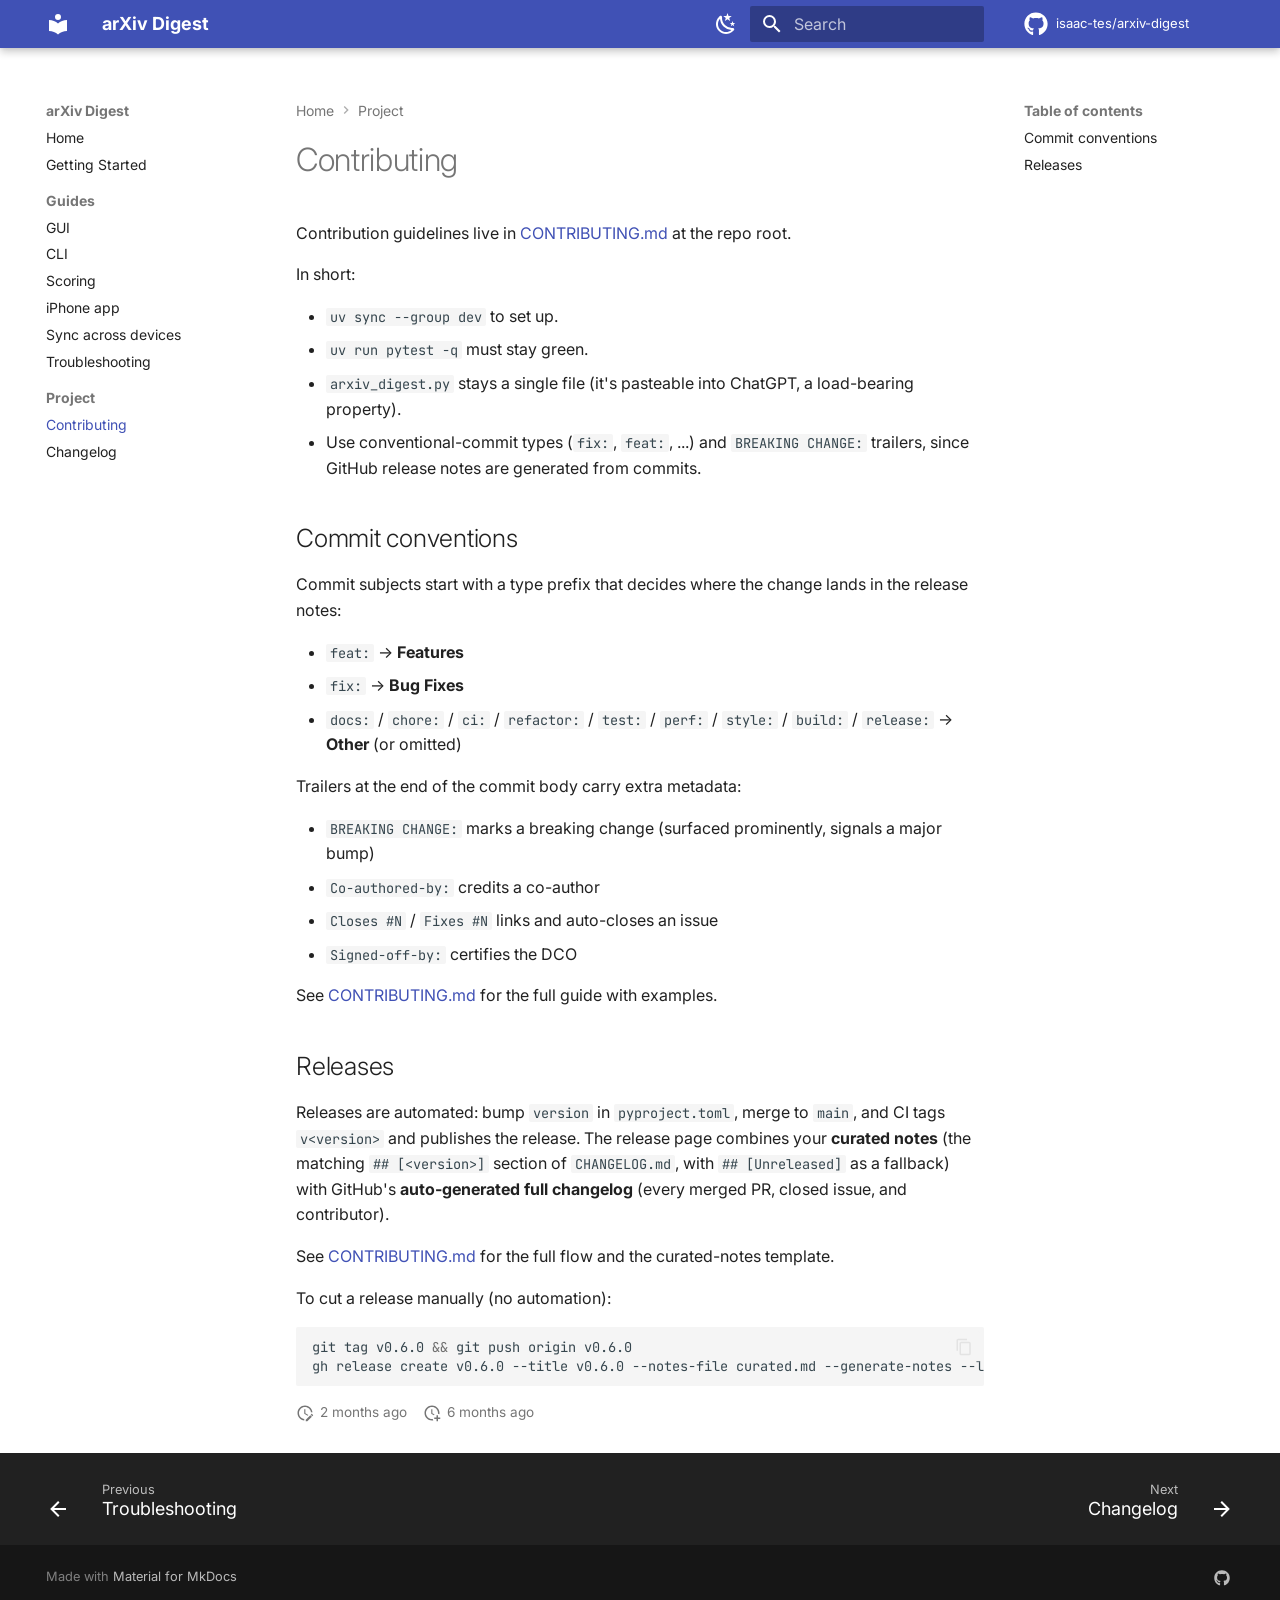
<file: contributing/index.html>
<!doctype html>
<html lang="en" class="no-js">
  <head>
    
      <meta charset="utf-8">
      <meta name="viewport" content="width=device-width,initial-scale=1">
      
        <meta name="description" content="Score and rank fresh arXiv papers from any category, via a CLI or a Streamlit GUI.">
      
      
        <meta name="author" content="isaac-tes">
      
      
        <link rel="canonical" href="https://isaac-tes.github.io/arxiv-digest/contributing/">
      
      
        <link rel="prev" href="../troubleshooting/">
      
      
        <link rel="next" href="../changelog/">
      
      
        
      
      
      <link rel="icon" href="../assets/images/favicon.png">
      <meta name="generator" content="mkdocs-1.6.1, mkdocs-material-9.7.6">
    
    
      
        <title>Contributing - arXiv Digest</title>
      
    
    
      <link rel="stylesheet" href="../assets/stylesheets/main.484c7ddc.min.css">
      
        
        <link rel="stylesheet" href="../assets/stylesheets/palette.ab4e12ef.min.css">
      
      


    
    
      
    
    
      
        
        
        <link rel="preconnect" href="https://fonts.gstatic.com" crossorigin>
        <link rel="stylesheet" href="https://fonts.googleapis.com/css?family=Inter:300,300i,400,400i,700,700i%7CJetBrains+Mono:400,400i,700,700i&display=fallback">
        <style>:root{--md-text-font:"Inter";--md-code-font:"JetBrains Mono"}</style>
      
    
    
      <link rel="stylesheet" href="../css/timeago.css">
    
      <link rel="stylesheet" href="../stylesheets/extra.css">
    
    <script>__md_scope=new URL("..",location),__md_hash=e=>[...e].reduce(((e,_)=>(e<<5)-e+_.charCodeAt(0)),0),__md_get=(e,_=localStorage,t=__md_scope)=>JSON.parse(_.getItem(t.pathname+"."+e)),__md_set=(e,_,t=localStorage,a=__md_scope)=>{try{t.setItem(a.pathname+"."+e,JSON.stringify(_))}catch(e){}}</script>
    
      

    
    
  </head>
  
  
    
    
      
    
    
    
    
    <body dir="ltr" data-md-color-scheme="default" data-md-color-primary="indigo" data-md-color-accent="teal">
  
    
    <input class="md-toggle" data-md-toggle="drawer" type="checkbox" id="__drawer" autocomplete="off">
    <input class="md-toggle" data-md-toggle="search" type="checkbox" id="__search" autocomplete="off">
    <label class="md-overlay" for="__drawer"></label>
    <div data-md-component="skip">
      
        
        <a href="#contributing" class="md-skip">
          Skip to content
        </a>
      
    </div>
    <div data-md-component="announce">
      
    </div>
    
    
      

  

<header class="md-header md-header--shadow" data-md-component="header">
  <nav class="md-header__inner md-grid" aria-label="Header">
    <a href=".." title="arXiv Digest" class="md-header__button md-logo" aria-label="arXiv Digest" data-md-component="logo">
      
  
  <svg xmlns="http://www.w3.org/2000/svg" viewBox="0 0 24 24"><path d="M12 8a3 3 0 0 0 3-3 3 3 0 0 0-3-3 3 3 0 0 0-3 3 3 3 0 0 0 3 3m0 3.54C9.64 9.35 6.5 8 3 8v11c3.5 0 6.64 1.35 9 3.54 2.36-2.19 5.5-3.54 9-3.54V8c-3.5 0-6.64 1.35-9 3.54"/></svg>

    </a>
    <label class="md-header__button md-icon" for="__drawer">
      
      <svg xmlns="http://www.w3.org/2000/svg" viewBox="0 0 24 24"><path d="M3 6h18v2H3zm0 5h18v2H3zm0 5h18v2H3z"/></svg>
    </label>
    <div class="md-header__title" data-md-component="header-title">
      <div class="md-header__ellipsis">
        <div class="md-header__topic">
          <span class="md-ellipsis">
            arXiv Digest
          </span>
        </div>
        <div class="md-header__topic" data-md-component="header-topic">
          <span class="md-ellipsis">
            
              Contributing
            
          </span>
        </div>
      </div>
    </div>
    
      
        <form class="md-header__option" data-md-component="palette">
  
    
    
    
    <input class="md-option" data-md-color-media="" data-md-color-scheme="default" data-md-color-primary="indigo" data-md-color-accent="teal"  aria-label="Switch to dark mode"  type="radio" name="__palette" id="__palette_0">
    
      <label class="md-header__button md-icon" title="Switch to dark mode" for="__palette_1" hidden>
        <svg xmlns="http://www.w3.org/2000/svg" viewBox="0 0 24 24"><path d="m17.75 4.09-2.53 1.94.91 3.06-2.63-1.81-2.63 1.81.91-3.06-2.53-1.94L12.44 4l1.06-3 1.06 3zm3.5 6.91-1.64 1.25.59 1.98-1.7-1.17-1.7 1.17.59-1.98L15.75 11l2.06-.05L18.5 9l.69 1.95zm-2.28 4.95c.83-.08 1.72 1.1 1.19 1.85-.32.45-.66.87-1.08 1.27C15.17 23 8.84 23 4.94 19.07c-3.91-3.9-3.91-10.24 0-14.14.4-.4.82-.76 1.27-1.08.75-.53 1.93.36 1.85 1.19-.27 2.86.69 5.83 2.89 8.02a9.96 9.96 0 0 0 8.02 2.89m-1.64 2.02a12.08 12.08 0 0 1-7.8-3.47c-2.17-2.19-3.33-5-3.49-7.82-2.81 3.14-2.7 7.96.31 10.98 3.02 3.01 7.84 3.12 10.98.31"/></svg>
      </label>
    
  
    
    
    
    <input class="md-option" data-md-color-media="" data-md-color-scheme="slate" data-md-color-primary="indigo" data-md-color-accent="teal"  aria-label="Switch to light mode"  type="radio" name="__palette" id="__palette_1">
    
      <label class="md-header__button md-icon" title="Switch to light mode" for="__palette_0" hidden>
        <svg xmlns="http://www.w3.org/2000/svg" viewBox="0 0 24 24"><path d="M12 7a5 5 0 0 1 5 5 5 5 0 0 1-5 5 5 5 0 0 1-5-5 5 5 0 0 1 5-5m0 2a3 3 0 0 0-3 3 3 3 0 0 0 3 3 3 3 0 0 0 3-3 3 3 0 0 0-3-3m0-7 2.39 3.42C13.65 5.15 12.84 5 12 5s-1.65.15-2.39.42zM3.34 7l4.16-.35A7.2 7.2 0 0 0 5.94 8.5c-.44.74-.69 1.5-.83 2.29zm.02 10 1.76-3.77a7.131 7.131 0 0 0 2.38 4.14zM20.65 7l-1.77 3.79a7.02 7.02 0 0 0-2.38-4.15zm-.01 10-4.14.36c.59-.51 1.12-1.14 1.54-1.86.42-.73.69-1.5.83-2.29zM12 22l-2.41-3.44c.74.27 1.55.44 2.41.44.82 0 1.63-.17 2.37-.44z"/></svg>
      </label>
    
  
</form>
      
    
    
      <script>var palette=__md_get("__palette");if(palette&&palette.color){if("(prefers-color-scheme)"===palette.color.media){var media=matchMedia("(prefers-color-scheme: light)"),input=document.querySelector(media.matches?"[data-md-color-media='(prefers-color-scheme: light)']":"[data-md-color-media='(prefers-color-scheme: dark)']");palette.color.media=input.getAttribute("data-md-color-media"),palette.color.scheme=input.getAttribute("data-md-color-scheme"),palette.color.primary=input.getAttribute("data-md-color-primary"),palette.color.accent=input.getAttribute("data-md-color-accent")}for(var[key,value]of Object.entries(palette.color))document.body.setAttribute("data-md-color-"+key,value)}</script>
    
    
    
      
      
        <label class="md-header__button md-icon" for="__search">
          
          <svg xmlns="http://www.w3.org/2000/svg" viewBox="0 0 24 24"><path d="M9.5 3A6.5 6.5 0 0 1 16 9.5c0 1.61-.59 3.09-1.56 4.23l.27.27h.79l5 5-1.5 1.5-5-5v-.79l-.27-.27A6.52 6.52 0 0 1 9.5 16 6.5 6.5 0 0 1 3 9.5 6.5 6.5 0 0 1 9.5 3m0 2C7 5 5 7 5 9.5S7 14 9.5 14 14 12 14 9.5 12 5 9.5 5"/></svg>
        </label>
        <div class="md-search" data-md-component="search" role="dialog">
  <label class="md-search__overlay" for="__search"></label>
  <div class="md-search__inner" role="search">
    <form class="md-search__form" name="search">
      <input type="text" class="md-search__input" name="query" aria-label="Search" placeholder="Search" autocapitalize="off" autocorrect="off" autocomplete="off" spellcheck="false" data-md-component="search-query" required>
      <label class="md-search__icon md-icon" for="__search">
        
        <svg xmlns="http://www.w3.org/2000/svg" viewBox="0 0 24 24"><path d="M9.5 3A6.5 6.5 0 0 1 16 9.5c0 1.61-.59 3.09-1.56 4.23l.27.27h.79l5 5-1.5 1.5-5-5v-.79l-.27-.27A6.52 6.52 0 0 1 9.5 16 6.5 6.5 0 0 1 3 9.5 6.5 6.5 0 0 1 9.5 3m0 2C7 5 5 7 5 9.5S7 14 9.5 14 14 12 14 9.5 12 5 9.5 5"/></svg>
        
        <svg xmlns="http://www.w3.org/2000/svg" viewBox="0 0 24 24"><path d="M20 11v2H8l5.5 5.5-1.42 1.42L4.16 12l7.92-7.92L13.5 5.5 8 11z"/></svg>
      </label>
      <nav class="md-search__options" aria-label="Search">
        
          <a href="javascript:void(0)" class="md-search__icon md-icon" title="Share" aria-label="Share" data-clipboard data-clipboard-text="" data-md-component="search-share" tabindex="-1">
            
            <svg xmlns="http://www.w3.org/2000/svg" viewBox="0 0 24 24"><path d="M18 16.08c-.76 0-1.44.3-1.96.77L8.91 12.7c.05-.23.09-.46.09-.7s-.04-.47-.09-.7l7.05-4.11c.54.5 1.25.81 2.04.81a3 3 0 0 0 3-3 3 3 0 0 0-3-3 3 3 0 0 0-3 3c0 .24.04.47.09.7L8.04 9.81C7.5 9.31 6.79 9 6 9a3 3 0 0 0-3 3 3 3 0 0 0 3 3c.79 0 1.5-.31 2.04-.81l7.12 4.15c-.05.21-.08.43-.08.66 0 1.61 1.31 2.91 2.92 2.91s2.92-1.3 2.92-2.91A2.92 2.92 0 0 0 18 16.08"/></svg>
          </a>
        
        <button type="reset" class="md-search__icon md-icon" title="Clear" aria-label="Clear" tabindex="-1">
          
          <svg xmlns="http://www.w3.org/2000/svg" viewBox="0 0 24 24"><path d="M19 6.41 17.59 5 12 10.59 6.41 5 5 6.41 10.59 12 5 17.59 6.41 19 12 13.41 17.59 19 19 17.59 13.41 12z"/></svg>
        </button>
      </nav>
      
        <div class="md-search__suggest" data-md-component="search-suggest"></div>
      
    </form>
    <div class="md-search__output">
      <div class="md-search__scrollwrap" tabindex="0" data-md-scrollfix>
        <div class="md-search-result" data-md-component="search-result">
          <div class="md-search-result__meta">
            Initializing search
          </div>
          <ol class="md-search-result__list" role="presentation"></ol>
        </div>
      </div>
    </div>
  </div>
</div>
      
    
    
      <div class="md-header__source">
        <a href="https://github.com/isaac-tes/arxiv-digest" title="Go to repository" class="md-source" data-md-component="source">
  <div class="md-source__icon md-icon">
    
    <svg xmlns="http://www.w3.org/2000/svg" viewBox="0 0 512 512"><!--! Font Awesome Free 7.1.0 by @fontawesome - https://fontawesome.com License - https://fontawesome.com/license/free (Icons: CC BY 4.0, Fonts: SIL OFL 1.1, Code: MIT License) Copyright 2025 Fonticons, Inc.--><path d="M173.9 397.4c0 2-2.3 3.6-5.2 3.6-3.3.3-5.6-1.3-5.6-3.6 0-2 2.3-3.6 5.2-3.6 3-.3 5.6 1.3 5.6 3.6m-31.1-4.5c-.7 2 1.3 4.3 4.3 4.9 2.6 1 5.6 0 6.2-2s-1.3-4.3-4.3-5.2c-2.6-.7-5.5.3-6.2 2.3m44.2-1.7c-2.9.7-4.9 2.6-4.6 4.9.3 2 2.9 3.3 5.9 2.6 2.9-.7 4.9-2.6 4.6-4.6-.3-1.9-3-3.2-5.9-2.9M252.8 8C114.1 8 8 113.3 8 252c0 110.9 69.8 205.8 169.5 239.2 12.8 2.3 17.3-5.6 17.3-12.1 0-6.2-.3-40.4-.3-61.4 0 0-70 15-84.7-29.8 0 0-11.4-29.1-27.8-36.6 0 0-22.9-15.7 1.6-15.4 0 0 24.9 2 38.6 25.8 21.9 38.6 58.6 27.5 72.9 20.9 2.3-16 8.8-27.1 16-33.7-55.9-6.2-112.3-14.3-112.3-110.5 0-27.5 7.6-41.3 23.6-58.9-2.6-6.5-11.1-33.3 2.6-67.9 20.9-6.5 69 27 69 27 20-5.6 41.5-8.5 62.8-8.5s42.8 2.9 62.8 8.5c0 0 48.1-33.6 69-27 13.7 34.7 5.2 61.4 2.6 67.9 16 17.7 25.8 31.5 25.8 58.9 0 96.5-58.9 104.2-114.8 110.5 9.2 7.9 17 22.9 17 46.4 0 33.7-.3 75.4-.3 83.6 0 6.5 4.6 14.4 17.3 12.1C436.2 457.8 504 362.9 504 252 504 113.3 391.5 8 252.8 8M105.2 352.9c-1.3 1-1 3.3.7 5.2 1.6 1.6 3.9 2.3 5.2 1 1.3-1 1-3.3-.7-5.2-1.6-1.6-3.9-2.3-5.2-1m-10.8-8.1c-.7 1.3.3 2.9 2.3 3.9 1.6 1 3.6.7 4.3-.7.7-1.3-.3-2.9-2.3-3.9-2-.6-3.6-.3-4.3.7m32.4 35.6c-1.6 1.3-1 4.3 1.3 6.2 2.3 2.3 5.2 2.6 6.5 1 1.3-1.3.7-4.3-1.3-6.2-2.2-2.3-5.2-2.6-6.5-1m-11.4-14.7c-1.6 1-1.6 3.6 0 5.9s4.3 3.3 5.6 2.3c1.6-1.3 1.6-3.9 0-6.2-1.4-2.3-4-3.3-5.6-2"/></svg>
  </div>
  <div class="md-source__repository">
    isaac-tes/arxiv-digest
  </div>
</a>
      </div>
    
  </nav>
  
</header>
    
    <div class="md-container" data-md-component="container">
      
      
        
          
        
      
      <main class="md-main" data-md-component="main">
        <div class="md-main__inner md-grid">
          
            
              
              <div class="md-sidebar md-sidebar--primary" data-md-component="sidebar" data-md-type="navigation" >
                <div class="md-sidebar__scrollwrap">
                  <div class="md-sidebar__inner">
                    



<nav class="md-nav md-nav--primary" aria-label="Navigation" data-md-level="0">
  <label class="md-nav__title" for="__drawer">
    <a href=".." title="arXiv Digest" class="md-nav__button md-logo" aria-label="arXiv Digest" data-md-component="logo">
      
  
  <svg xmlns="http://www.w3.org/2000/svg" viewBox="0 0 24 24"><path d="M12 8a3 3 0 0 0 3-3 3 3 0 0 0-3-3 3 3 0 0 0-3 3 3 3 0 0 0 3 3m0 3.54C9.64 9.35 6.5 8 3 8v11c3.5 0 6.64 1.35 9 3.54 2.36-2.19 5.5-3.54 9-3.54V8c-3.5 0-6.64 1.35-9 3.54"/></svg>

    </a>
    arXiv Digest
  </label>
  
    <div class="md-nav__source">
      <a href="https://github.com/isaac-tes/arxiv-digest" title="Go to repository" class="md-source" data-md-component="source">
  <div class="md-source__icon md-icon">
    
    <svg xmlns="http://www.w3.org/2000/svg" viewBox="0 0 512 512"><!--! Font Awesome Free 7.1.0 by @fontawesome - https://fontawesome.com License - https://fontawesome.com/license/free (Icons: CC BY 4.0, Fonts: SIL OFL 1.1, Code: MIT License) Copyright 2025 Fonticons, Inc.--><path d="M173.9 397.4c0 2-2.3 3.6-5.2 3.6-3.3.3-5.6-1.3-5.6-3.6 0-2 2.3-3.6 5.2-3.6 3-.3 5.6 1.3 5.6 3.6m-31.1-4.5c-.7 2 1.3 4.3 4.3 4.9 2.6 1 5.6 0 6.2-2s-1.3-4.3-4.3-5.2c-2.6-.7-5.5.3-6.2 2.3m44.2-1.7c-2.9.7-4.9 2.6-4.6 4.9.3 2 2.9 3.3 5.9 2.6 2.9-.7 4.9-2.6 4.6-4.6-.3-1.9-3-3.2-5.9-2.9M252.8 8C114.1 8 8 113.3 8 252c0 110.9 69.8 205.8 169.5 239.2 12.8 2.3 17.3-5.6 17.3-12.1 0-6.2-.3-40.4-.3-61.4 0 0-70 15-84.7-29.8 0 0-11.4-29.1-27.8-36.6 0 0-22.9-15.7 1.6-15.4 0 0 24.9 2 38.6 25.8 21.9 38.6 58.6 27.5 72.9 20.9 2.3-16 8.8-27.1 16-33.7-55.9-6.2-112.3-14.3-112.3-110.5 0-27.5 7.6-41.3 23.6-58.9-2.6-6.5-11.1-33.3 2.6-67.9 20.9-6.5 69 27 69 27 20-5.6 41.5-8.5 62.8-8.5s42.8 2.9 62.8 8.5c0 0 48.1-33.6 69-27 13.7 34.7 5.2 61.4 2.6 67.9 16 17.7 25.8 31.5 25.8 58.9 0 96.5-58.9 104.2-114.8 110.5 9.2 7.9 17 22.9 17 46.4 0 33.7-.3 75.4-.3 83.6 0 6.5 4.6 14.4 17.3 12.1C436.2 457.8 504 362.9 504 252 504 113.3 391.5 8 252.8 8M105.2 352.9c-1.3 1-1 3.3.7 5.2 1.6 1.6 3.9 2.3 5.2 1 1.3-1 1-3.3-.7-5.2-1.6-1.6-3.9-2.3-5.2-1m-10.8-8.1c-.7 1.3.3 2.9 2.3 3.9 1.6 1 3.6.7 4.3-.7.7-1.3-.3-2.9-2.3-3.9-2-.6-3.6-.3-4.3.7m32.4 35.6c-1.6 1.3-1 4.3 1.3 6.2 2.3 2.3 5.2 2.6 6.5 1 1.3-1.3.7-4.3-1.3-6.2-2.2-2.3-5.2-2.6-6.5-1m-11.4-14.7c-1.6 1-1.6 3.6 0 5.9s4.3 3.3 5.6 2.3c1.6-1.3 1.6-3.9 0-6.2-1.4-2.3-4-3.3-5.6-2"/></svg>
  </div>
  <div class="md-source__repository">
    isaac-tes/arxiv-digest
  </div>
</a>
    </div>
  
  <ul class="md-nav__list" data-md-scrollfix>
    
      
      
  
  
  
  
    <li class="md-nav__item">
      <a href=".." class="md-nav__link">
        
  
  
  <span class="md-ellipsis">
    
  
    Home
  

    
  </span>
  
  

      </a>
    </li>
  

    
      
      
  
  
  
  
    <li class="md-nav__item">
      <a href="../quickstart/" class="md-nav__link">
        
  
  
  <span class="md-ellipsis">
    
  
    Getting Started
  

    
  </span>
  
  

      </a>
    </li>
  

    
      
      
  
  
  
  
    
    
      
        
      
        
      
        
      
        
      
        
      
        
      
    
    
    
      
        
        
      
    
    
    <li class="md-nav__item md-nav__item--section md-nav__item--nested">
      
        
        
        <input class="md-nav__toggle md-toggle " type="checkbox" id="__nav_3" >
        
          
          <label class="md-nav__link" for="__nav_3" id="__nav_3_label" tabindex="">
            
  
  
  <span class="md-ellipsis">
    
  
    Guides
  

    
  </span>
  
  

            <span class="md-nav__icon md-icon"></span>
          </label>
        
        <nav class="md-nav" data-md-level="1" aria-labelledby="__nav_3_label" aria-expanded="false">
          <label class="md-nav__title" for="__nav_3">
            <span class="md-nav__icon md-icon"></span>
            
  
    Guides
  

          </label>
          <ul class="md-nav__list" data-md-scrollfix>
            
              
                
  
  
  
  
    <li class="md-nav__item">
      <a href="../gui-guide/" class="md-nav__link">
        
  
  
  <span class="md-ellipsis">
    
  
    GUI
  

    
  </span>
  
  

      </a>
    </li>
  

              
            
              
                
  
  
  
  
    <li class="md-nav__item">
      <a href="../cli-guide/" class="md-nav__link">
        
  
  
  <span class="md-ellipsis">
    
  
    CLI
  

    
  </span>
  
  

      </a>
    </li>
  

              
            
              
                
  
  
  
  
    <li class="md-nav__item">
      <a href="../scoring/" class="md-nav__link">
        
  
  
  <span class="md-ellipsis">
    
  
    Scoring
  

    
  </span>
  
  

      </a>
    </li>
  

              
            
              
                
  
  
  
  
    <li class="md-nav__item">
      <a href="../ios-app/" class="md-nav__link">
        
  
  
  <span class="md-ellipsis">
    
  
    iPhone app
  

    
  </span>
  
  

      </a>
    </li>
  

              
            
              
                
  
  
  
  
    <li class="md-nav__item">
      <a href="../deploy/" class="md-nav__link">
        
  
  
  <span class="md-ellipsis">
    
  
    Sync across devices
  

    
  </span>
  
  

      </a>
    </li>
  

              
            
              
                
  
  
  
  
    <li class="md-nav__item">
      <a href="../troubleshooting/" class="md-nav__link">
        
  
  
  <span class="md-ellipsis">
    
  
    Troubleshooting
  

    
  </span>
  
  

      </a>
    </li>
  

              
            
          </ul>
        </nav>
      
    </li>
  

    
      
      
  
  
    
  
  
  
    
    
      
        
      
        
      
    
    
    
      
        
        
      
    
    
    <li class="md-nav__item md-nav__item--active md-nav__item--section md-nav__item--nested">
      
        
        
        <input class="md-nav__toggle md-toggle " type="checkbox" id="__nav_4" checked>
        
          
          <label class="md-nav__link" for="__nav_4" id="__nav_4_label" tabindex="">
            
  
  
  <span class="md-ellipsis">
    
  
    Project
  

    
  </span>
  
  

            <span class="md-nav__icon md-icon"></span>
          </label>
        
        <nav class="md-nav" data-md-level="1" aria-labelledby="__nav_4_label" aria-expanded="true">
          <label class="md-nav__title" for="__nav_4">
            <span class="md-nav__icon md-icon"></span>
            
  
    Project
  

          </label>
          <ul class="md-nav__list" data-md-scrollfix>
            
              
                
  
  
    
  
  
  
    <li class="md-nav__item md-nav__item--active">
      
      <input class="md-nav__toggle md-toggle" type="checkbox" id="__toc">
      
      
        
      
      
        <label class="md-nav__link md-nav__link--active" for="__toc">
          
  
  
  <span class="md-ellipsis">
    
  
    Contributing
  

    
  </span>
  
  

          <span class="md-nav__icon md-icon"></span>
        </label>
      
      <a href="./" class="md-nav__link md-nav__link--active">
        
  
  
  <span class="md-ellipsis">
    
  
    Contributing
  

    
  </span>
  
  

      </a>
      
        

<nav class="md-nav md-nav--secondary" aria-label="Table of contents">
  
  
  
    
  
  
    <label class="md-nav__title" for="__toc">
      <span class="md-nav__icon md-icon"></span>
      Table of contents
    </label>
    <ul class="md-nav__list" data-md-component="toc" data-md-scrollfix>
      
        <li class="md-nav__item">
  <a href="#commit-conventions" class="md-nav__link">
    <span class="md-ellipsis">
      
        Commit conventions
      
    </span>
  </a>
  
</li>
      
        <li class="md-nav__item">
  <a href="#releases" class="md-nav__link">
    <span class="md-ellipsis">
      
        Releases
      
    </span>
  </a>
  
</li>
      
    </ul>
  
</nav>
      
    </li>
  

              
            
              
                
  
  
  
  
    <li class="md-nav__item">
      <a href="../changelog/" class="md-nav__link">
        
  
  
  <span class="md-ellipsis">
    
  
    Changelog
  

    
  </span>
  
  

      </a>
    </li>
  

              
            
          </ul>
        </nav>
      
    </li>
  

    
  </ul>
</nav>
                  </div>
                </div>
              </div>
            
            
              
              <div class="md-sidebar md-sidebar--secondary" data-md-component="sidebar" data-md-type="toc" >
                <div class="md-sidebar__scrollwrap">
                  <div class="md-sidebar__inner">
                    

<nav class="md-nav md-nav--secondary" aria-label="Table of contents">
  
  
  
    
  
  
    <label class="md-nav__title" for="__toc">
      <span class="md-nav__icon md-icon"></span>
      Table of contents
    </label>
    <ul class="md-nav__list" data-md-component="toc" data-md-scrollfix>
      
        <li class="md-nav__item">
  <a href="#commit-conventions" class="md-nav__link">
    <span class="md-ellipsis">
      
        Commit conventions
      
    </span>
  </a>
  
</li>
      
        <li class="md-nav__item">
  <a href="#releases" class="md-nav__link">
    <span class="md-ellipsis">
      
        Releases
      
    </span>
  </a>
  
</li>
      
    </ul>
  
</nav>
                  </div>
                </div>
              </div>
            
          
          
            <div class="md-content" data-md-component="content">
              
                



  


  <nav class="md-path" aria-label="Navigation" >
    <ol class="md-path__list">
      
        
  
  
    <li class="md-path__item">
      <a href=".." class="md-path__link">
        
  <span class="md-ellipsis">
    Home
  </span>

      </a>
    </li>
  

      
      
        
  
  
    
    
      <li class="md-path__item">
        <a href="./" class="md-path__link">
          
  <span class="md-ellipsis">
    Project
  </span>

        </a>
      </li>
    
  

      
    </ol>
  </nav>

              
              <article class="md-content__inner md-typeset">
                
                  


  
  


<h1 id="contributing">Contributing<a class="headerlink" href="#contributing" title="Permanent link">&para;</a></h1>
<p>Contribution guidelines live in <a href="https://github.com/isaac-tes/arxiv-digest/blob/main/CONTRIBUTING.md">CONTRIBUTING.md</a> at the repo root.</p>
<p>In short:</p>
<ul>
<li><code>uv sync --group dev</code> to set up.</li>
<li><code>uv run pytest -q</code> must stay green.</li>
<li><code>arxiv_digest.py</code> stays a single file (it's pasteable into ChatGPT, a load-bearing property).</li>
<li>Use conventional-commit types (<code>fix:</code>, <code>feat:</code>, ...) and <code>BREAKING CHANGE:</code>
  trailers, since GitHub release notes are generated from commits.</li>
</ul>
<h2 id="commit-conventions">Commit conventions<a class="headerlink" href="#commit-conventions" title="Permanent link">&para;</a></h2>
<p>Commit subjects start with a type prefix that decides where the change lands in
the release notes:</p>
<ul>
<li><code>feat:</code> → <strong>Features</strong></li>
<li><code>fix:</code> → <strong>Bug Fixes</strong></li>
<li><code>docs:</code> / <code>chore:</code> / <code>ci:</code> / <code>refactor:</code> / <code>test:</code> / <code>perf:</code> / <code>style:</code> /
  <code>build:</code> / <code>release:</code> → <strong>Other</strong> (or omitted)</li>
</ul>
<p>Trailers at the end of the commit body carry extra metadata:</p>
<ul>
<li><code>BREAKING CHANGE:</code> marks a breaking change (surfaced prominently, signals a
  major bump)</li>
<li><code>Co-authored-by:</code> credits a co-author</li>
<li><code>Closes #N</code> / <code>Fixes #N</code> links and auto-closes an issue</li>
<li><code>Signed-off-by:</code> certifies the DCO</li>
</ul>
<p>See <a href="https://github.com/isaac-tes/arxiv-digest/blob/main/CONTRIBUTING.md#commit-conventions-that-shape-the-release-notes">CONTRIBUTING.md</a> for the full guide with examples.</p>
<h2 id="releases">Releases<a class="headerlink" href="#releases" title="Permanent link">&para;</a></h2>
<p>Releases are automated: bump <code>version</code> in <code>pyproject.toml</code>, merge to <code>main</code>,
and CI tags <code>v&lt;version&gt;</code> and publishes the release. The release page combines
your <strong>curated notes</strong> (the matching <code>## [&lt;version&gt;]</code> section of
<code>CHANGELOG.md</code>, with <code>## [Unreleased]</code> as a fallback) with GitHub's
<strong>auto-generated full changelog</strong> (every merged PR, closed issue, and
contributor).</p>
<p>See <a href="https://github.com/isaac-tes/arxiv-digest/blob/main/CONTRIBUTING.md#releases">CONTRIBUTING.md</a> for the full flow and the curated-notes template.</p>
<p>To cut a release manually (no automation):</p>
<div class="language-bash highlight"><pre><span></span><code><span id="__span-0-1"><a id="__codelineno-0-1" name="__codelineno-0-1" href="#__codelineno-0-1"></a>git<span class="w"> </span>tag<span class="w"> </span>v0.6.0<span class="w"> </span><span class="o">&amp;&amp;</span><span class="w"> </span>git<span class="w"> </span>push<span class="w"> </span>origin<span class="w"> </span>v0.6.0
</span><span id="__span-0-2"><a id="__codelineno-0-2" name="__codelineno-0-2" href="#__codelineno-0-2"></a>gh<span class="w"> </span>release<span class="w"> </span>create<span class="w"> </span>v0.6.0<span class="w"> </span>--title<span class="w"> </span>v0.6.0<span class="w"> </span>--notes-file<span class="w"> </span>curated.md<span class="w"> </span>--generate-notes<span class="w"> </span>--latest
</span></code></pre></div>







  
    
  
  
    
  


  <aside class="md-source-file">
    
      
  <span class="md-source-file__fact">
    <span class="md-icon" title="Last update">
      <svg xmlns="http://www.w3.org/2000/svg" viewBox="0 0 24 24"><path d="M21 13.1c-.1 0-.3.1-.4.2l-1 1 2.1 2.1 1-1c.2-.2.2-.6 0-.8l-1.3-1.3c-.1-.1-.2-.2-.4-.2m-1.9 1.8-6.1 6V23h2.1l6.1-6.1zM12.5 7v5.2l4 2.4-1 1L11 13V7zM11 21.9c-5.1-.5-9-4.8-9-9.9C2 6.5 6.5 2 12 2c5.3 0 9.6 4.1 10 9.3-.3-.1-.6-.2-1-.2s-.7.1-1 .2C19.6 7.2 16.2 4 12 4c-4.4 0-8 3.6-8 8 0 4.1 3.1 7.5 7.1 7.9l-.1.2z"/></svg>
    </span>
    <span class="git-revision-date-localized-plugin git-revision-date-localized-plugin-timeago" title="September 10, 2026 14:16:07 UTC"><span class="timeago" datetime="2026-09-10T14:16:07+00:00" locale="en"></span></span><span class="git-revision-date-localized-plugin git-revision-date-localized-plugin-iso_date" title="September 10, 2026 14:16:07 UTC">2026-09-10</span>
  </span>

    
    
      
  <span class="md-source-file__fact">
    <span class="md-icon" title="Created">
      <svg xmlns="http://www.w3.org/2000/svg" viewBox="0 0 24 24"><path d="M14.47 15.08 11 13V7h1.5v5.25l3.08 1.83c-.41.28-.79.62-1.11 1m-1.39 4.84c-.36.05-.71.08-1.08.08-4.42 0-8-3.58-8-8s3.58-8 8-8 8 3.58 8 8c0 .37-.03.72-.08 1.08.69.1 1.33.32 1.92.64.1-.56.16-1.13.16-1.72 0-5.5-4.5-10-10-10S2 6.5 2 12s4.47 10 10 10c.59 0 1.16-.06 1.72-.16-.32-.59-.54-1.23-.64-1.92M18 15v3h-3v2h3v3h2v-3h3v-2h-3v-3z"/></svg>
    </span>
    <span class="git-revision-date-localized-plugin git-revision-date-localized-plugin-timeago" title="May 7, 2026 08:38:58 UTC"><span class="timeago" datetime="2026-05-07T08:38:58+00:00" locale="en"></span></span><span class="git-revision-date-localized-plugin git-revision-date-localized-plugin-iso_date" title="May 7, 2026 08:38:58 UTC">2026-05-07</span>
  </span>

    
    
    
  </aside>





                
              </article>
            </div>
          
          
<script>var target=document.getElementById(location.hash.slice(1));target&&target.name&&(target.checked=target.name.startsWith("__tabbed_"))</script>
        </div>
        
          <button type="button" class="md-top md-icon" data-md-component="top" hidden>
  
  <svg xmlns="http://www.w3.org/2000/svg" viewBox="0 0 24 24"><path d="M13 20h-2V8l-5.5 5.5-1.42-1.42L12 4.16l7.92 7.92-1.42 1.42L13 8z"/></svg>
  Back to top
</button>
        
      </main>
      
        <footer class="md-footer">
  
    
      
      <nav class="md-footer__inner md-grid" aria-label="Footer" >
        
          
          <a href="../troubleshooting/" class="md-footer__link md-footer__link--prev" aria-label="Previous: Troubleshooting">
            <div class="md-footer__button md-icon">
              
              <svg xmlns="http://www.w3.org/2000/svg" viewBox="0 0 24 24"><path d="M20 11v2H8l5.5 5.5-1.42 1.42L4.16 12l7.92-7.92L13.5 5.5 8 11z"/></svg>
            </div>
            <div class="md-footer__title">
              <span class="md-footer__direction">
                Previous
              </span>
              <div class="md-ellipsis">
                Troubleshooting
              </div>
            </div>
          </a>
        
        
          
          <a href="../changelog/" class="md-footer__link md-footer__link--next" aria-label="Next: Changelog">
            <div class="md-footer__title">
              <span class="md-footer__direction">
                Next
              </span>
              <div class="md-ellipsis">
                Changelog
              </div>
            </div>
            <div class="md-footer__button md-icon">
              
              <svg xmlns="http://www.w3.org/2000/svg" viewBox="0 0 24 24"><path d="M4 11v2h12l-5.5 5.5 1.42 1.42L19.84 12l-7.92-7.92L10.5 5.5 16 11z"/></svg>
            </div>
          </a>
        
      </nav>
    
  
  <div class="md-footer-meta md-typeset">
    <div class="md-footer-meta__inner md-grid">
      <div class="md-copyright">
  
  
    Made with
    <a href="https://squidfunk.github.io/mkdocs-material/" target="_blank" rel="noopener">
      Material for MkDocs
    </a>
  
</div>
      
        
<div class="md-social">
  
    
    
    
    
    <a href="https://github.com/isaac-tes/arxiv-digest" target="_blank" rel="noopener" title="GitHub" class="md-social__link">
      <svg xmlns="http://www.w3.org/2000/svg" viewBox="0 0 512 512"><!--! Font Awesome Free 7.1.0 by @fontawesome - https://fontawesome.com License - https://fontawesome.com/license/free (Icons: CC BY 4.0, Fonts: SIL OFL 1.1, Code: MIT License) Copyright 2025 Fonticons, Inc.--><path d="M173.9 397.4c0 2-2.3 3.6-5.2 3.6-3.3.3-5.6-1.3-5.6-3.6 0-2 2.3-3.6 5.2-3.6 3-.3 5.6 1.3 5.6 3.6m-31.1-4.5c-.7 2 1.3 4.3 4.3 4.9 2.6 1 5.6 0 6.2-2s-1.3-4.3-4.3-5.2c-2.6-.7-5.5.3-6.2 2.3m44.2-1.7c-2.9.7-4.9 2.6-4.6 4.9.3 2 2.9 3.3 5.9 2.6 2.9-.7 4.9-2.6 4.6-4.6-.3-1.9-3-3.2-5.9-2.9M252.8 8C114.1 8 8 113.3 8 252c0 110.9 69.8 205.8 169.5 239.2 12.8 2.3 17.3-5.6 17.3-12.1 0-6.2-.3-40.4-.3-61.4 0 0-70 15-84.7-29.8 0 0-11.4-29.1-27.8-36.6 0 0-22.9-15.7 1.6-15.4 0 0 24.9 2 38.6 25.8 21.9 38.6 58.6 27.5 72.9 20.9 2.3-16 8.8-27.1 16-33.7-55.9-6.2-112.3-14.3-112.3-110.5 0-27.5 7.6-41.3 23.6-58.9-2.6-6.5-11.1-33.3 2.6-67.9 20.9-6.5 69 27 69 27 20-5.6 41.5-8.5 62.8-8.5s42.8 2.9 62.8 8.5c0 0 48.1-33.6 69-27 13.7 34.7 5.2 61.4 2.6 67.9 16 17.7 25.8 31.5 25.8 58.9 0 96.5-58.9 104.2-114.8 110.5 9.2 7.9 17 22.9 17 46.4 0 33.7-.3 75.4-.3 83.6 0 6.5 4.6 14.4 17.3 12.1C436.2 457.8 504 362.9 504 252 504 113.3 391.5 8 252.8 8M105.2 352.9c-1.3 1-1 3.3.7 5.2 1.6 1.6 3.9 2.3 5.2 1 1.3-1 1-3.3-.7-5.2-1.6-1.6-3.9-2.3-5.2-1m-10.8-8.1c-.7 1.3.3 2.9 2.3 3.9 1.6 1 3.6.7 4.3-.7.7-1.3-.3-2.9-2.3-3.9-2-.6-3.6-.3-4.3.7m32.4 35.6c-1.6 1.3-1 4.3 1.3 6.2 2.3 2.3 5.2 2.6 6.5 1 1.3-1.3.7-4.3-1.3-6.2-2.2-2.3-5.2-2.6-6.5-1m-11.4-14.7c-1.6 1-1.6 3.6 0 5.9s4.3 3.3 5.6 2.3c1.6-1.3 1.6-3.9 0-6.2-1.4-2.3-4-3.3-5.6-2"/></svg>
    </a>
  
</div>
      
    </div>
  </div>
</footer>
      
    </div>
    <div class="md-dialog" data-md-component="dialog">
      <div class="md-dialog__inner md-typeset"></div>
    </div>
    
      <div class="md-progress" data-md-component="progress" role="progressbar"></div>
    
    
    
      
      
      <script id="__config" type="application/json">{"annotate": null, "base": "..", "features": ["navigation.instant", "navigation.instant.prefetch", "navigation.instant.progress", "navigation.tracking", "navigation.sections", "navigation.path", "navigation.indexes", "navigation.top", "navigation.footer", "search.suggest", "search.highlight", "search.share", "header.autohide", "content.code.copy", "content.tooltips", "toc.follow"], "search": "../assets/javascripts/workers/search.2c215733.min.js", "tags": null, "translations": {"clipboard.copied": "Copied to clipboard", "clipboard.copy": "Copy to clipboard", "search.result.more.one": "1 more on this page", "search.result.more.other": "# more on this page", "search.result.none": "No matching documents", "search.result.one": "1 matching document", "search.result.other": "# matching documents", "search.result.placeholder": "Type to start searching", "search.result.term.missing": "Missing", "select.version": "Select version"}, "version": null}</script>
    
    
      <script src="../assets/javascripts/bundle.79ae519e.min.js"></script>
      
        <script src="../js/timeago.min.js"></script>
      
        <script src="../js/timeago_mkdocs_material.js"></script>
      
        <script src="../javascripts/extra.js"></script>
      
    
  </body>
</html>
</file>
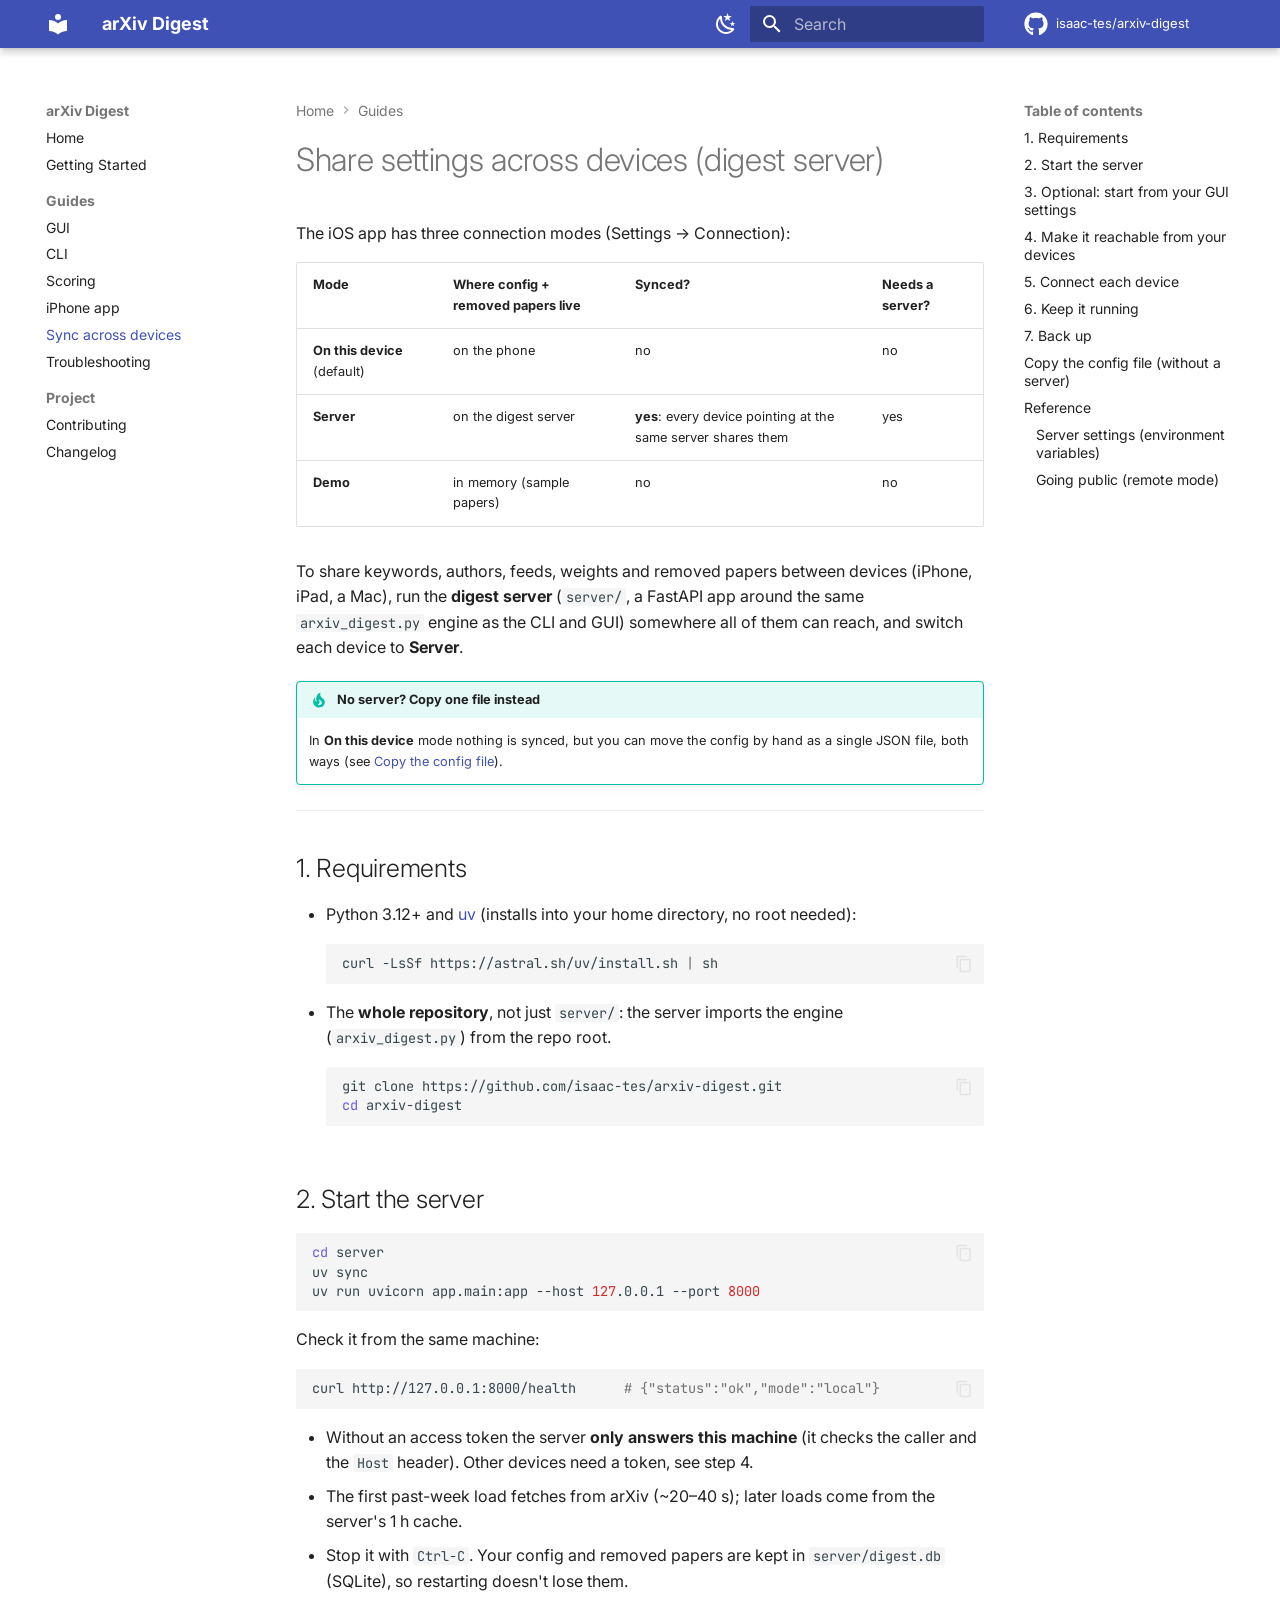
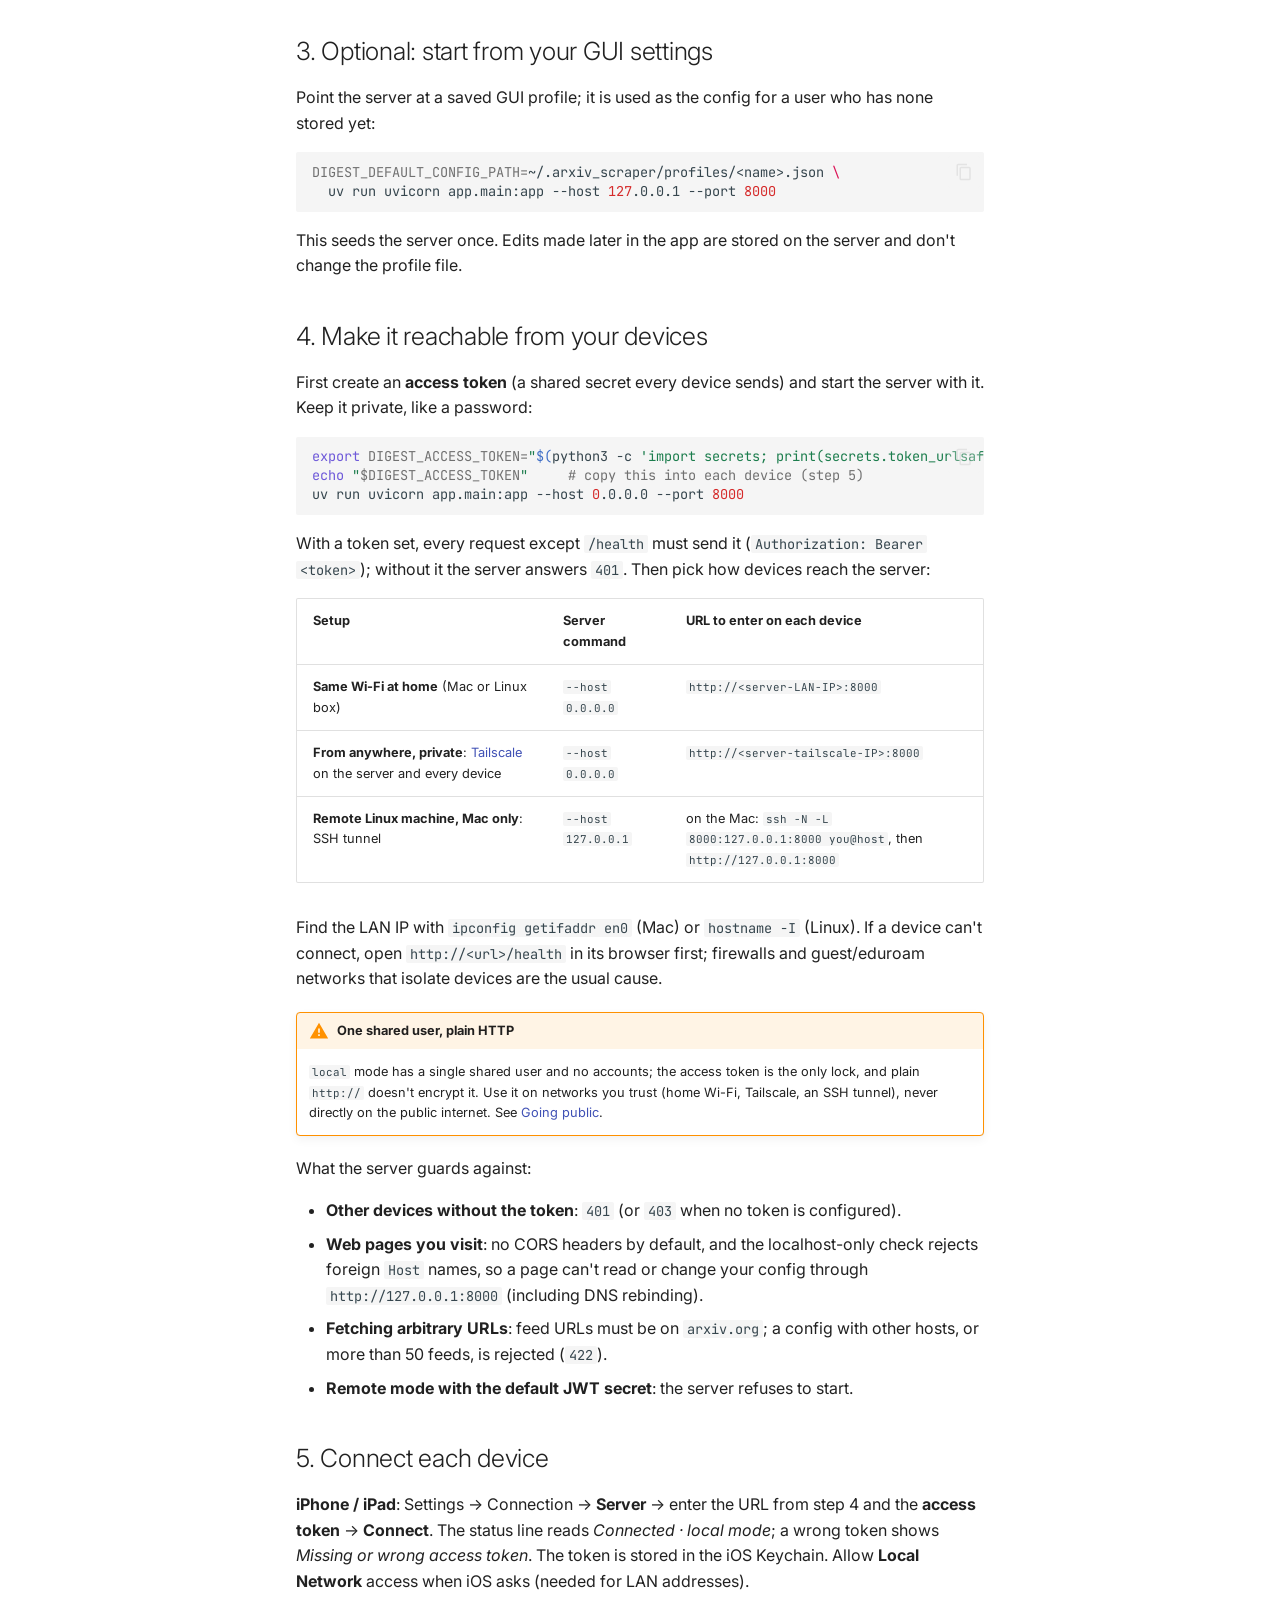
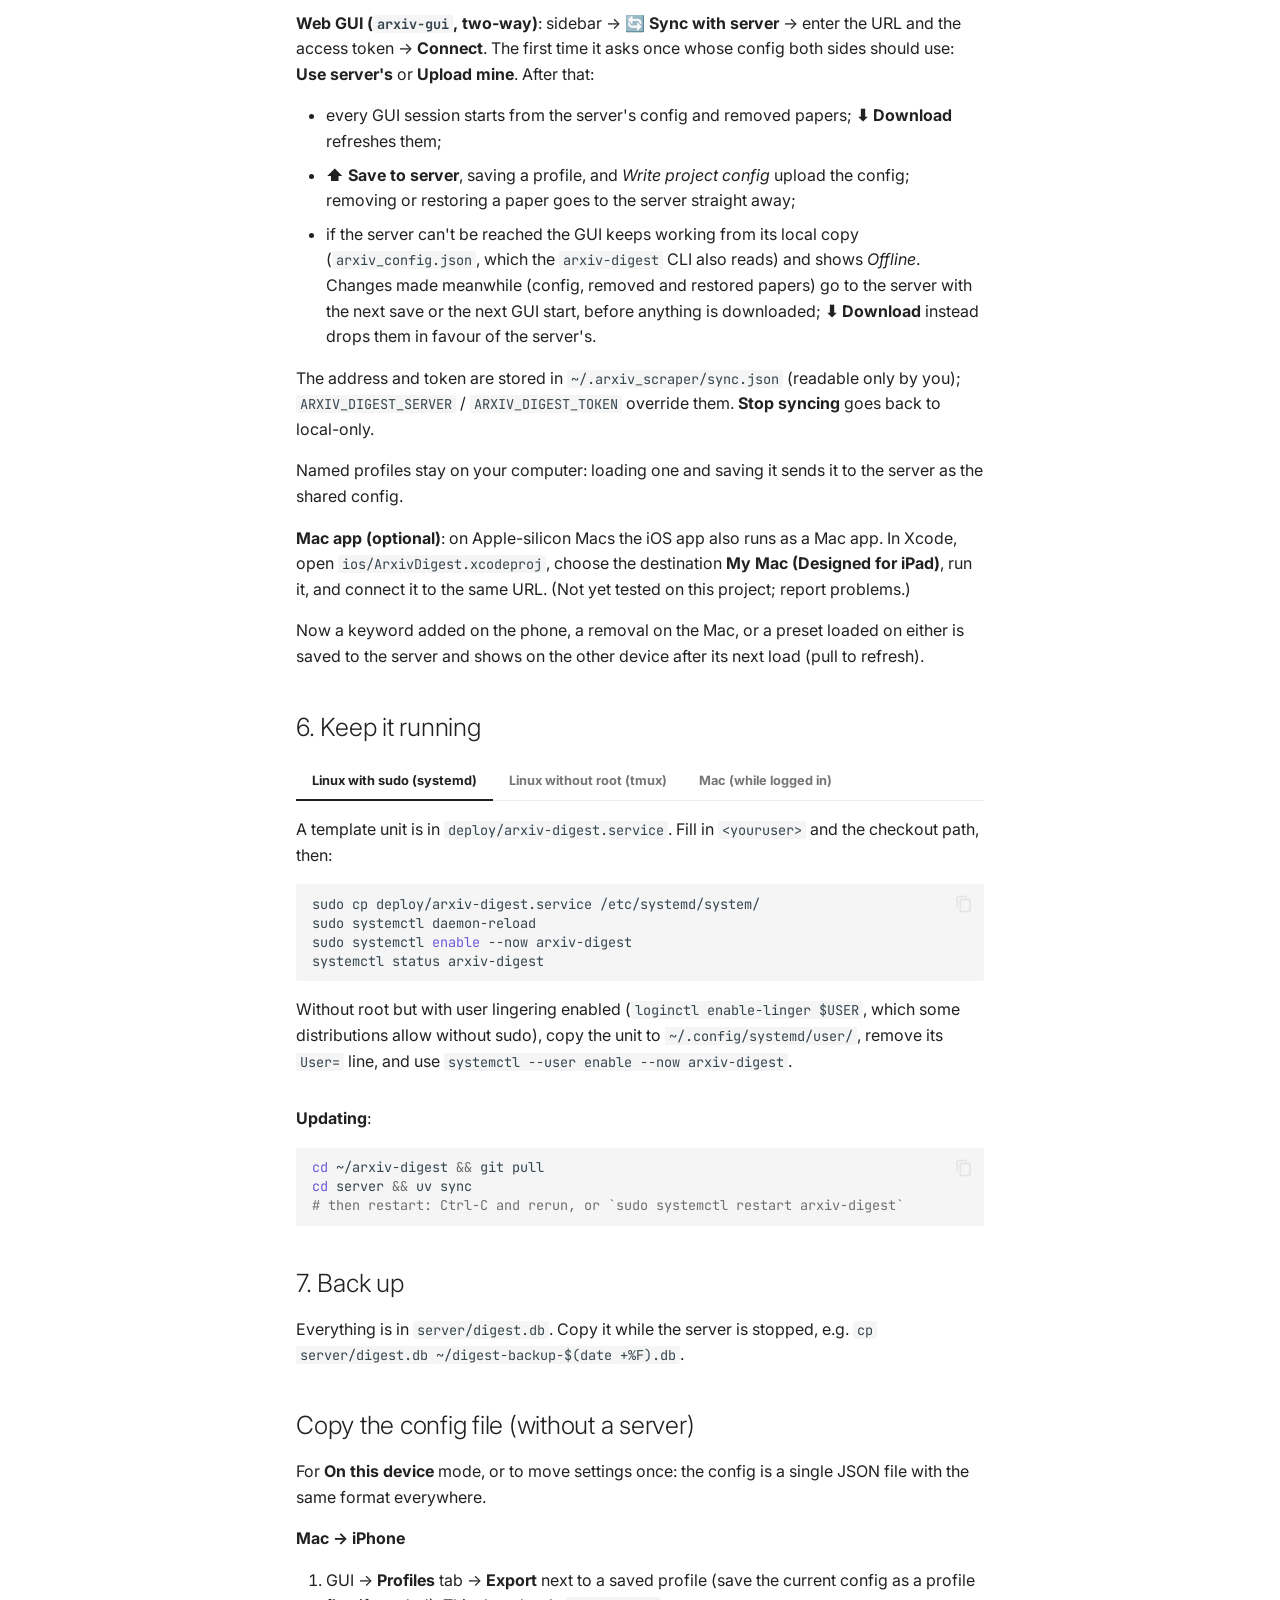
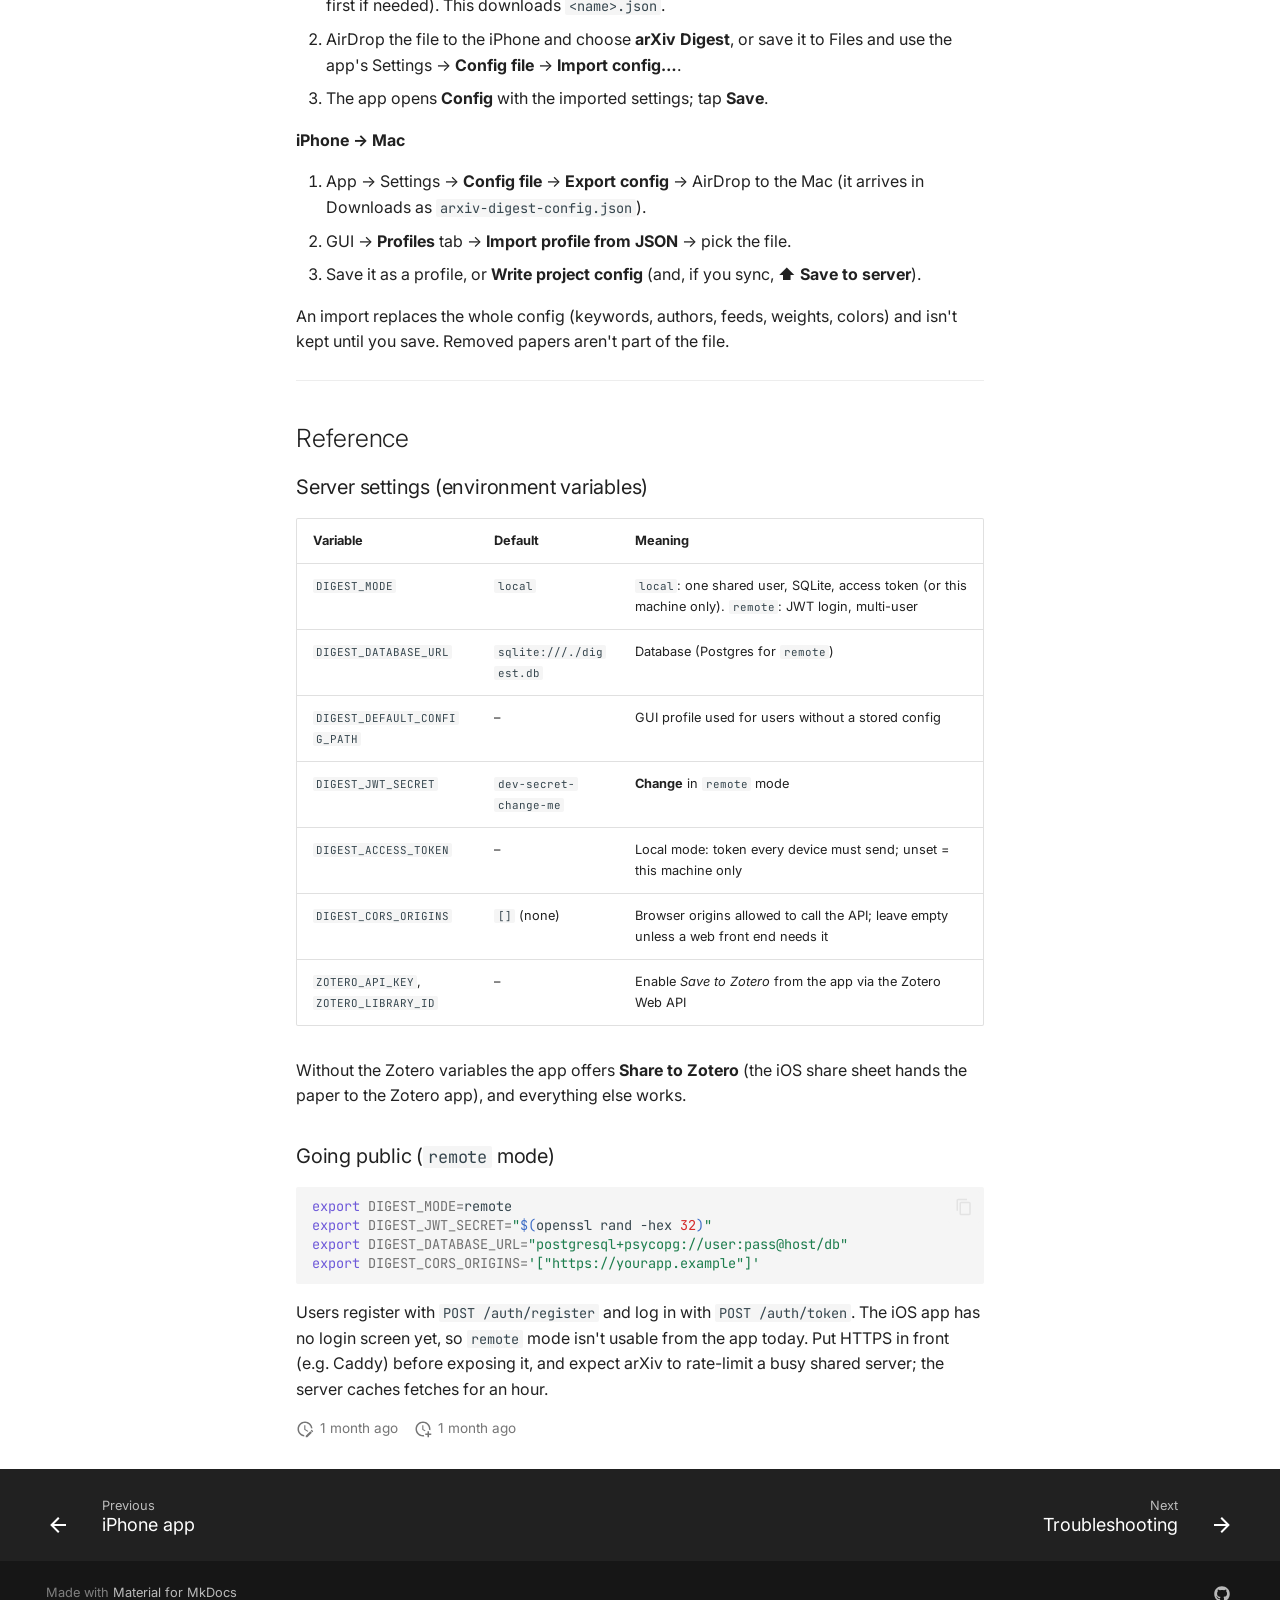
<file: deploy/index.html>
<!doctype html>
<html lang="en" class="no-js">
  <head>
    
      <meta charset="utf-8">
      <meta name="viewport" content="width=device-width,initial-scale=1">
      
        <meta name="description" content="Score and rank fresh arXiv papers from any category, via a CLI or a Streamlit GUI.">
      
      
        <meta name="author" content="isaac-tes">
      
      
        <link rel="canonical" href="https://isaac-tes.github.io/arxiv-digest/deploy/">
      
      
        <link rel="prev" href="../ios-app/">
      
      
        <link rel="next" href="../troubleshooting/">
      
      
        
      
      
      <link rel="icon" href="../assets/images/favicon.png">
      <meta name="generator" content="mkdocs-1.6.1, mkdocs-material-9.7.6">
    
    
      
        <title>Sync across devices - arXiv Digest</title>
      
    
    
      <link rel="stylesheet" href="../assets/stylesheets/main.484c7ddc.min.css">
      
        
        <link rel="stylesheet" href="../assets/stylesheets/palette.ab4e12ef.min.css">
      
      


    
    
      
    
    
      
        
        
        <link rel="preconnect" href="https://fonts.gstatic.com" crossorigin>
        <link rel="stylesheet" href="https://fonts.googleapis.com/css?family=Inter:300,300i,400,400i,700,700i%7CJetBrains+Mono:400,400i,700,700i&display=fallback">
        <style>:root{--md-text-font:"Inter";--md-code-font:"JetBrains Mono"}</style>
      
    
    
      <link rel="stylesheet" href="../css/timeago.css">
    
      <link rel="stylesheet" href="../stylesheets/extra.css">
    
    <script>__md_scope=new URL("..",location),__md_hash=e=>[...e].reduce(((e,_)=>(e<<5)-e+_.charCodeAt(0)),0),__md_get=(e,_=localStorage,t=__md_scope)=>JSON.parse(_.getItem(t.pathname+"."+e)),__md_set=(e,_,t=localStorage,a=__md_scope)=>{try{t.setItem(a.pathname+"."+e,JSON.stringify(_))}catch(e){}}</script>
    
      

    
    
  </head>
  
  
    
    
      
    
    
    
    
    <body dir="ltr" data-md-color-scheme="default" data-md-color-primary="indigo" data-md-color-accent="teal">
  
    
    <input class="md-toggle" data-md-toggle="drawer" type="checkbox" id="__drawer" autocomplete="off">
    <input class="md-toggle" data-md-toggle="search" type="checkbox" id="__search" autocomplete="off">
    <label class="md-overlay" for="__drawer"></label>
    <div data-md-component="skip">
      
        
        <a href="#share-settings-across-devices-digest-server" class="md-skip">
          Skip to content
        </a>
      
    </div>
    <div data-md-component="announce">
      
    </div>
    
    
      

  

<header class="md-header md-header--shadow" data-md-component="header">
  <nav class="md-header__inner md-grid" aria-label="Header">
    <a href=".." title="arXiv Digest" class="md-header__button md-logo" aria-label="arXiv Digest" data-md-component="logo">
      
  
  <svg xmlns="http://www.w3.org/2000/svg" viewBox="0 0 24 24"><path d="M12 8a3 3 0 0 0 3-3 3 3 0 0 0-3-3 3 3 0 0 0-3 3 3 3 0 0 0 3 3m0 3.54C9.64 9.35 6.5 8 3 8v11c3.5 0 6.64 1.35 9 3.54 2.36-2.19 5.5-3.54 9-3.54V8c-3.5 0-6.64 1.35-9 3.54"/></svg>

    </a>
    <label class="md-header__button md-icon" for="__drawer">
      
      <svg xmlns="http://www.w3.org/2000/svg" viewBox="0 0 24 24"><path d="M3 6h18v2H3zm0 5h18v2H3zm0 5h18v2H3z"/></svg>
    </label>
    <div class="md-header__title" data-md-component="header-title">
      <div class="md-header__ellipsis">
        <div class="md-header__topic">
          <span class="md-ellipsis">
            arXiv Digest
          </span>
        </div>
        <div class="md-header__topic" data-md-component="header-topic">
          <span class="md-ellipsis">
            
              Sync across devices
            
          </span>
        </div>
      </div>
    </div>
    
      
        <form class="md-header__option" data-md-component="palette">
  
    
    
    
    <input class="md-option" data-md-color-media="" data-md-color-scheme="default" data-md-color-primary="indigo" data-md-color-accent="teal"  aria-label="Switch to dark mode"  type="radio" name="__palette" id="__palette_0">
    
      <label class="md-header__button md-icon" title="Switch to dark mode" for="__palette_1" hidden>
        <svg xmlns="http://www.w3.org/2000/svg" viewBox="0 0 24 24"><path d="m17.75 4.09-2.53 1.94.91 3.06-2.63-1.81-2.63 1.81.91-3.06-2.53-1.94L12.44 4l1.06-3 1.06 3zm3.5 6.91-1.64 1.25.59 1.98-1.7-1.17-1.7 1.17.59-1.98L15.75 11l2.06-.05L18.5 9l.69 1.95zm-2.28 4.95c.83-.08 1.72 1.1 1.19 1.85-.32.45-.66.87-1.08 1.27C15.17 23 8.84 23 4.94 19.07c-3.91-3.9-3.91-10.24 0-14.14.4-.4.82-.76 1.27-1.08.75-.53 1.93.36 1.85 1.19-.27 2.86.69 5.83 2.89 8.02a9.96 9.96 0 0 0 8.02 2.89m-1.64 2.02a12.08 12.08 0 0 1-7.8-3.47c-2.17-2.19-3.33-5-3.49-7.82-2.81 3.14-2.7 7.96.31 10.98 3.02 3.01 7.84 3.12 10.98.31"/></svg>
      </label>
    
  
    
    
    
    <input class="md-option" data-md-color-media="" data-md-color-scheme="slate" data-md-color-primary="indigo" data-md-color-accent="teal"  aria-label="Switch to light mode"  type="radio" name="__palette" id="__palette_1">
    
      <label class="md-header__button md-icon" title="Switch to light mode" for="__palette_0" hidden>
        <svg xmlns="http://www.w3.org/2000/svg" viewBox="0 0 24 24"><path d="M12 7a5 5 0 0 1 5 5 5 5 0 0 1-5 5 5 5 0 0 1-5-5 5 5 0 0 1 5-5m0 2a3 3 0 0 0-3 3 3 3 0 0 0 3 3 3 3 0 0 0 3-3 3 3 0 0 0-3-3m0-7 2.39 3.42C13.65 5.15 12.84 5 12 5s-1.65.15-2.39.42zM3.34 7l4.16-.35A7.2 7.2 0 0 0 5.94 8.5c-.44.74-.69 1.5-.83 2.29zm.02 10 1.76-3.77a7.131 7.131 0 0 0 2.38 4.14zM20.65 7l-1.77 3.79a7.02 7.02 0 0 0-2.38-4.15zm-.01 10-4.14.36c.59-.51 1.12-1.14 1.54-1.86.42-.73.69-1.5.83-2.29zM12 22l-2.41-3.44c.74.27 1.55.44 2.41.44.82 0 1.63-.17 2.37-.44z"/></svg>
      </label>
    
  
</form>
      
    
    
      <script>var palette=__md_get("__palette");if(palette&&palette.color){if("(prefers-color-scheme)"===palette.color.media){var media=matchMedia("(prefers-color-scheme: light)"),input=document.querySelector(media.matches?"[data-md-color-media='(prefers-color-scheme: light)']":"[data-md-color-media='(prefers-color-scheme: dark)']");palette.color.media=input.getAttribute("data-md-color-media"),palette.color.scheme=input.getAttribute("data-md-color-scheme"),palette.color.primary=input.getAttribute("data-md-color-primary"),palette.color.accent=input.getAttribute("data-md-color-accent")}for(var[key,value]of Object.entries(palette.color))document.body.setAttribute("data-md-color-"+key,value)}</script>
    
    
    
      
      
        <label class="md-header__button md-icon" for="__search">
          
          <svg xmlns="http://www.w3.org/2000/svg" viewBox="0 0 24 24"><path d="M9.5 3A6.5 6.5 0 0 1 16 9.5c0 1.61-.59 3.09-1.56 4.23l.27.27h.79l5 5-1.5 1.5-5-5v-.79l-.27-.27A6.52 6.52 0 0 1 9.5 16 6.5 6.5 0 0 1 3 9.5 6.5 6.5 0 0 1 9.5 3m0 2C7 5 5 7 5 9.5S7 14 9.5 14 14 12 14 9.5 12 5 9.5 5"/></svg>
        </label>
        <div class="md-search" data-md-component="search" role="dialog">
  <label class="md-search__overlay" for="__search"></label>
  <div class="md-search__inner" role="search">
    <form class="md-search__form" name="search">
      <input type="text" class="md-search__input" name="query" aria-label="Search" placeholder="Search" autocapitalize="off" autocorrect="off" autocomplete="off" spellcheck="false" data-md-component="search-query" required>
      <label class="md-search__icon md-icon" for="__search">
        
        <svg xmlns="http://www.w3.org/2000/svg" viewBox="0 0 24 24"><path d="M9.5 3A6.5 6.5 0 0 1 16 9.5c0 1.61-.59 3.09-1.56 4.23l.27.27h.79l5 5-1.5 1.5-5-5v-.79l-.27-.27A6.52 6.52 0 0 1 9.5 16 6.5 6.5 0 0 1 3 9.5 6.5 6.5 0 0 1 9.5 3m0 2C7 5 5 7 5 9.5S7 14 9.5 14 14 12 14 9.5 12 5 9.5 5"/></svg>
        
        <svg xmlns="http://www.w3.org/2000/svg" viewBox="0 0 24 24"><path d="M20 11v2H8l5.5 5.5-1.42 1.42L4.16 12l7.92-7.92L13.5 5.5 8 11z"/></svg>
      </label>
      <nav class="md-search__options" aria-label="Search">
        
          <a href="javascript:void(0)" class="md-search__icon md-icon" title="Share" aria-label="Share" data-clipboard data-clipboard-text="" data-md-component="search-share" tabindex="-1">
            
            <svg xmlns="http://www.w3.org/2000/svg" viewBox="0 0 24 24"><path d="M18 16.08c-.76 0-1.44.3-1.96.77L8.91 12.7c.05-.23.09-.46.09-.7s-.04-.47-.09-.7l7.05-4.11c.54.5 1.25.81 2.04.81a3 3 0 0 0 3-3 3 3 0 0 0-3-3 3 3 0 0 0-3 3c0 .24.04.47.09.7L8.04 9.81C7.5 9.31 6.79 9 6 9a3 3 0 0 0-3 3 3 3 0 0 0 3 3c.79 0 1.5-.31 2.04-.81l7.12 4.15c-.05.21-.08.43-.08.66 0 1.61 1.31 2.91 2.92 2.91s2.92-1.3 2.92-2.91A2.92 2.92 0 0 0 18 16.08"/></svg>
          </a>
        
        <button type="reset" class="md-search__icon md-icon" title="Clear" aria-label="Clear" tabindex="-1">
          
          <svg xmlns="http://www.w3.org/2000/svg" viewBox="0 0 24 24"><path d="M19 6.41 17.59 5 12 10.59 6.41 5 5 6.41 10.59 12 5 17.59 6.41 19 12 13.41 17.59 19 19 17.59 13.41 12z"/></svg>
        </button>
      </nav>
      
        <div class="md-search__suggest" data-md-component="search-suggest"></div>
      
    </form>
    <div class="md-search__output">
      <div class="md-search__scrollwrap" tabindex="0" data-md-scrollfix>
        <div class="md-search-result" data-md-component="search-result">
          <div class="md-search-result__meta">
            Initializing search
          </div>
          <ol class="md-search-result__list" role="presentation"></ol>
        </div>
      </div>
    </div>
  </div>
</div>
      
    
    
      <div class="md-header__source">
        <a href="https://github.com/isaac-tes/arxiv-digest" title="Go to repository" class="md-source" data-md-component="source">
  <div class="md-source__icon md-icon">
    
    <svg xmlns="http://www.w3.org/2000/svg" viewBox="0 0 512 512"><!--! Font Awesome Free 7.1.0 by @fontawesome - https://fontawesome.com License - https://fontawesome.com/license/free (Icons: CC BY 4.0, Fonts: SIL OFL 1.1, Code: MIT License) Copyright 2025 Fonticons, Inc.--><path d="M173.9 397.4c0 2-2.3 3.6-5.2 3.6-3.3.3-5.6-1.3-5.6-3.6 0-2 2.3-3.6 5.2-3.6 3-.3 5.6 1.3 5.6 3.6m-31.1-4.5c-.7 2 1.3 4.3 4.3 4.9 2.6 1 5.6 0 6.2-2s-1.3-4.3-4.3-5.2c-2.6-.7-5.5.3-6.2 2.3m44.2-1.7c-2.9.7-4.9 2.6-4.6 4.9.3 2 2.9 3.3 5.9 2.6 2.9-.7 4.9-2.6 4.6-4.6-.3-1.9-3-3.2-5.9-2.9M252.8 8C114.1 8 8 113.3 8 252c0 110.9 69.8 205.8 169.5 239.2 12.8 2.3 17.3-5.6 17.3-12.1 0-6.2-.3-40.4-.3-61.4 0 0-70 15-84.7-29.8 0 0-11.4-29.1-27.8-36.6 0 0-22.9-15.7 1.6-15.4 0 0 24.9 2 38.6 25.8 21.9 38.6 58.6 27.5 72.9 20.9 2.3-16 8.8-27.1 16-33.7-55.9-6.2-112.3-14.3-112.3-110.5 0-27.5 7.6-41.3 23.6-58.9-2.6-6.5-11.1-33.3 2.6-67.9 20.9-6.5 69 27 69 27 20-5.6 41.5-8.5 62.8-8.5s42.8 2.9 62.8 8.5c0 0 48.1-33.6 69-27 13.7 34.7 5.2 61.4 2.6 67.9 16 17.7 25.8 31.5 25.8 58.9 0 96.5-58.9 104.2-114.8 110.5 9.2 7.9 17 22.9 17 46.4 0 33.7-.3 75.4-.3 83.6 0 6.5 4.6 14.4 17.3 12.1C436.2 457.8 504 362.9 504 252 504 113.3 391.5 8 252.8 8M105.2 352.9c-1.3 1-1 3.3.7 5.2 1.6 1.6 3.9 2.3 5.2 1 1.3-1 1-3.3-.7-5.2-1.6-1.6-3.9-2.3-5.2-1m-10.8-8.1c-.7 1.3.3 2.9 2.3 3.9 1.6 1 3.6.7 4.3-.7.7-1.3-.3-2.9-2.3-3.9-2-.6-3.6-.3-4.3.7m32.4 35.6c-1.6 1.3-1 4.3 1.3 6.2 2.3 2.3 5.2 2.6 6.5 1 1.3-1.3.7-4.3-1.3-6.2-2.2-2.3-5.2-2.6-6.5-1m-11.4-14.7c-1.6 1-1.6 3.6 0 5.9s4.3 3.3 5.6 2.3c1.6-1.3 1.6-3.9 0-6.2-1.4-2.3-4-3.3-5.6-2"/></svg>
  </div>
  <div class="md-source__repository">
    isaac-tes/arxiv-digest
  </div>
</a>
      </div>
    
  </nav>
  
</header>
    
    <div class="md-container" data-md-component="container">
      
      
        
          
        
      
      <main class="md-main" data-md-component="main">
        <div class="md-main__inner md-grid">
          
            
              
              <div class="md-sidebar md-sidebar--primary" data-md-component="sidebar" data-md-type="navigation" >
                <div class="md-sidebar__scrollwrap">
                  <div class="md-sidebar__inner">
                    



<nav class="md-nav md-nav--primary" aria-label="Navigation" data-md-level="0">
  <label class="md-nav__title" for="__drawer">
    <a href=".." title="arXiv Digest" class="md-nav__button md-logo" aria-label="arXiv Digest" data-md-component="logo">
      
  
  <svg xmlns="http://www.w3.org/2000/svg" viewBox="0 0 24 24"><path d="M12 8a3 3 0 0 0 3-3 3 3 0 0 0-3-3 3 3 0 0 0-3 3 3 3 0 0 0 3 3m0 3.54C9.64 9.35 6.5 8 3 8v11c3.5 0 6.64 1.35 9 3.54 2.36-2.19 5.5-3.54 9-3.54V8c-3.5 0-6.64 1.35-9 3.54"/></svg>

    </a>
    arXiv Digest
  </label>
  
    <div class="md-nav__source">
      <a href="https://github.com/isaac-tes/arxiv-digest" title="Go to repository" class="md-source" data-md-component="source">
  <div class="md-source__icon md-icon">
    
    <svg xmlns="http://www.w3.org/2000/svg" viewBox="0 0 512 512"><!--! Font Awesome Free 7.1.0 by @fontawesome - https://fontawesome.com License - https://fontawesome.com/license/free (Icons: CC BY 4.0, Fonts: SIL OFL 1.1, Code: MIT License) Copyright 2025 Fonticons, Inc.--><path d="M173.9 397.4c0 2-2.3 3.6-5.2 3.6-3.3.3-5.6-1.3-5.6-3.6 0-2 2.3-3.6 5.2-3.6 3-.3 5.6 1.3 5.6 3.6m-31.1-4.5c-.7 2 1.3 4.3 4.3 4.9 2.6 1 5.6 0 6.2-2s-1.3-4.3-4.3-5.2c-2.6-.7-5.5.3-6.2 2.3m44.2-1.7c-2.9.7-4.9 2.6-4.6 4.9.3 2 2.9 3.3 5.9 2.6 2.9-.7 4.9-2.6 4.6-4.6-.3-1.9-3-3.2-5.9-2.9M252.8 8C114.1 8 8 113.3 8 252c0 110.9 69.8 205.8 169.5 239.2 12.8 2.3 17.3-5.6 17.3-12.1 0-6.2-.3-40.4-.3-61.4 0 0-70 15-84.7-29.8 0 0-11.4-29.1-27.8-36.6 0 0-22.9-15.7 1.6-15.4 0 0 24.9 2 38.6 25.8 21.9 38.6 58.6 27.5 72.9 20.9 2.3-16 8.8-27.1 16-33.7-55.9-6.2-112.3-14.3-112.3-110.5 0-27.5 7.6-41.3 23.6-58.9-2.6-6.5-11.1-33.3 2.6-67.9 20.9-6.5 69 27 69 27 20-5.6 41.5-8.5 62.8-8.5s42.8 2.9 62.8 8.5c0 0 48.1-33.6 69-27 13.7 34.7 5.2 61.4 2.6 67.9 16 17.7 25.8 31.5 25.8 58.9 0 96.5-58.9 104.2-114.8 110.5 9.2 7.9 17 22.9 17 46.4 0 33.7-.3 75.4-.3 83.6 0 6.5 4.6 14.4 17.3 12.1C436.2 457.8 504 362.9 504 252 504 113.3 391.5 8 252.8 8M105.2 352.9c-1.3 1-1 3.3.7 5.2 1.6 1.6 3.9 2.3 5.2 1 1.3-1 1-3.3-.7-5.2-1.6-1.6-3.9-2.3-5.2-1m-10.8-8.1c-.7 1.3.3 2.9 2.3 3.9 1.6 1 3.6.7 4.3-.7.7-1.3-.3-2.9-2.3-3.9-2-.6-3.6-.3-4.3.7m32.4 35.6c-1.6 1.3-1 4.3 1.3 6.2 2.3 2.3 5.2 2.6 6.5 1 1.3-1.3.7-4.3-1.3-6.2-2.2-2.3-5.2-2.6-6.5-1m-11.4-14.7c-1.6 1-1.6 3.6 0 5.9s4.3 3.3 5.6 2.3c1.6-1.3 1.6-3.9 0-6.2-1.4-2.3-4-3.3-5.6-2"/></svg>
  </div>
  <div class="md-source__repository">
    isaac-tes/arxiv-digest
  </div>
</a>
    </div>
  
  <ul class="md-nav__list" data-md-scrollfix>
    
      
      
  
  
  
  
    <li class="md-nav__item">
      <a href=".." class="md-nav__link">
        
  
  
  <span class="md-ellipsis">
    
  
    Home
  

    
  </span>
  
  

      </a>
    </li>
  

    
      
      
  
  
  
  
    <li class="md-nav__item">
      <a href="../quickstart/" class="md-nav__link">
        
  
  
  <span class="md-ellipsis">
    
  
    Getting Started
  

    
  </span>
  
  

      </a>
    </li>
  

    
      
      
  
  
    
  
  
  
    
    
      
        
      
        
      
        
      
        
      
        
      
        
      
    
    
    
      
        
        
      
    
    
    <li class="md-nav__item md-nav__item--active md-nav__item--section md-nav__item--nested">
      
        
        
        <input class="md-nav__toggle md-toggle " type="checkbox" id="__nav_3" checked>
        
          
          <label class="md-nav__link" for="__nav_3" id="__nav_3_label" tabindex="">
            
  
  
  <span class="md-ellipsis">
    
  
    Guides
  

    
  </span>
  
  

            <span class="md-nav__icon md-icon"></span>
          </label>
        
        <nav class="md-nav" data-md-level="1" aria-labelledby="__nav_3_label" aria-expanded="true">
          <label class="md-nav__title" for="__nav_3">
            <span class="md-nav__icon md-icon"></span>
            
  
    Guides
  

          </label>
          <ul class="md-nav__list" data-md-scrollfix>
            
              
                
  
  
  
  
    <li class="md-nav__item">
      <a href="../gui-guide/" class="md-nav__link">
        
  
  
  <span class="md-ellipsis">
    
  
    GUI
  

    
  </span>
  
  

      </a>
    </li>
  

              
            
              
                
  
  
  
  
    <li class="md-nav__item">
      <a href="../cli-guide/" class="md-nav__link">
        
  
  
  <span class="md-ellipsis">
    
  
    CLI
  

    
  </span>
  
  

      </a>
    </li>
  

              
            
              
                
  
  
  
  
    <li class="md-nav__item">
      <a href="../scoring/" class="md-nav__link">
        
  
  
  <span class="md-ellipsis">
    
  
    Scoring
  

    
  </span>
  
  

      </a>
    </li>
  

              
            
              
                
  
  
  
  
    <li class="md-nav__item">
      <a href="../ios-app/" class="md-nav__link">
        
  
  
  <span class="md-ellipsis">
    
  
    iPhone app
  

    
  </span>
  
  

      </a>
    </li>
  

              
            
              
                
  
  
    
  
  
  
    <li class="md-nav__item md-nav__item--active">
      
      <input class="md-nav__toggle md-toggle" type="checkbox" id="__toc">
      
      
        
      
      
        <label class="md-nav__link md-nav__link--active" for="__toc">
          
  
  
  <span class="md-ellipsis">
    
  
    Sync across devices
  

    
  </span>
  
  

          <span class="md-nav__icon md-icon"></span>
        </label>
      
      <a href="./" class="md-nav__link md-nav__link--active">
        
  
  
  <span class="md-ellipsis">
    
  
    Sync across devices
  

    
  </span>
  
  

      </a>
      
        

<nav class="md-nav md-nav--secondary" aria-label="Table of contents">
  
  
  
    
  
  
    <label class="md-nav__title" for="__toc">
      <span class="md-nav__icon md-icon"></span>
      Table of contents
    </label>
    <ul class="md-nav__list" data-md-component="toc" data-md-scrollfix>
      
        <li class="md-nav__item">
  <a href="#1-requirements" class="md-nav__link">
    <span class="md-ellipsis">
      
        1. Requirements
      
    </span>
  </a>
  
</li>
      
        <li class="md-nav__item">
  <a href="#2-start-the-server" class="md-nav__link">
    <span class="md-ellipsis">
      
        2. Start the server
      
    </span>
  </a>
  
</li>
      
        <li class="md-nav__item">
  <a href="#3-optional-start-from-your-gui-settings" class="md-nav__link">
    <span class="md-ellipsis">
      
        3. Optional: start from your GUI settings
      
    </span>
  </a>
  
</li>
      
        <li class="md-nav__item">
  <a href="#4-make-it-reachable-from-your-devices" class="md-nav__link">
    <span class="md-ellipsis">
      
        4. Make it reachable from your devices
      
    </span>
  </a>
  
</li>
      
        <li class="md-nav__item">
  <a href="#5-connect-each-device" class="md-nav__link">
    <span class="md-ellipsis">
      
        5. Connect each device
      
    </span>
  </a>
  
</li>
      
        <li class="md-nav__item">
  <a href="#6-keep-it-running" class="md-nav__link">
    <span class="md-ellipsis">
      
        6. Keep it running
      
    </span>
  </a>
  
</li>
      
        <li class="md-nav__item">
  <a href="#7-back-up" class="md-nav__link">
    <span class="md-ellipsis">
      
        7. Back up
      
    </span>
  </a>
  
</li>
      
        <li class="md-nav__item">
  <a href="#copy-the-config-file-without-a-server" class="md-nav__link">
    <span class="md-ellipsis">
      
        Copy the config file (without a server)
      
    </span>
  </a>
  
</li>
      
        <li class="md-nav__item">
  <a href="#reference" class="md-nav__link">
    <span class="md-ellipsis">
      
        Reference
      
    </span>
  </a>
  
    <nav class="md-nav" aria-label="Reference">
      <ul class="md-nav__list">
        
          <li class="md-nav__item">
  <a href="#server-settings-environment-variables" class="md-nav__link">
    <span class="md-ellipsis">
      
        Server settings (environment variables)
      
    </span>
  </a>
  
</li>
        
          <li class="md-nav__item">
  <a href="#going-public-remote-mode" class="md-nav__link">
    <span class="md-ellipsis">
      
        Going public (remote mode)
      
    </span>
  </a>
  
</li>
        
      </ul>
    </nav>
  
</li>
      
    </ul>
  
</nav>
      
    </li>
  

              
            
              
                
  
  
  
  
    <li class="md-nav__item">
      <a href="../troubleshooting/" class="md-nav__link">
        
  
  
  <span class="md-ellipsis">
    
  
    Troubleshooting
  

    
  </span>
  
  

      </a>
    </li>
  

              
            
          </ul>
        </nav>
      
    </li>
  

    
      
      
  
  
  
  
    
    
      
        
      
        
      
    
    
    
      
        
        
      
    
    
    <li class="md-nav__item md-nav__item--section md-nav__item--nested">
      
        
        
        <input class="md-nav__toggle md-toggle " type="checkbox" id="__nav_4" >
        
          
          <label class="md-nav__link" for="__nav_4" id="__nav_4_label" tabindex="">
            
  
  
  <span class="md-ellipsis">
    
  
    Project
  

    
  </span>
  
  

            <span class="md-nav__icon md-icon"></span>
          </label>
        
        <nav class="md-nav" data-md-level="1" aria-labelledby="__nav_4_label" aria-expanded="false">
          <label class="md-nav__title" for="__nav_4">
            <span class="md-nav__icon md-icon"></span>
            
  
    Project
  

          </label>
          <ul class="md-nav__list" data-md-scrollfix>
            
              
                
  
  
  
  
    <li class="md-nav__item">
      <a href="../contributing/" class="md-nav__link">
        
  
  
  <span class="md-ellipsis">
    
  
    Contributing
  

    
  </span>
  
  

      </a>
    </li>
  

              
            
              
                
  
  
  
  
    <li class="md-nav__item">
      <a href="../changelog/" class="md-nav__link">
        
  
  
  <span class="md-ellipsis">
    
  
    Changelog
  

    
  </span>
  
  

      </a>
    </li>
  

              
            
          </ul>
        </nav>
      
    </li>
  

    
  </ul>
</nav>
                  </div>
                </div>
              </div>
            
            
              
              <div class="md-sidebar md-sidebar--secondary" data-md-component="sidebar" data-md-type="toc" >
                <div class="md-sidebar__scrollwrap">
                  <div class="md-sidebar__inner">
                    

<nav class="md-nav md-nav--secondary" aria-label="Table of contents">
  
  
  
    
  
  
    <label class="md-nav__title" for="__toc">
      <span class="md-nav__icon md-icon"></span>
      Table of contents
    </label>
    <ul class="md-nav__list" data-md-component="toc" data-md-scrollfix>
      
        <li class="md-nav__item">
  <a href="#1-requirements" class="md-nav__link">
    <span class="md-ellipsis">
      
        1. Requirements
      
    </span>
  </a>
  
</li>
      
        <li class="md-nav__item">
  <a href="#2-start-the-server" class="md-nav__link">
    <span class="md-ellipsis">
      
        2. Start the server
      
    </span>
  </a>
  
</li>
      
        <li class="md-nav__item">
  <a href="#3-optional-start-from-your-gui-settings" class="md-nav__link">
    <span class="md-ellipsis">
      
        3. Optional: start from your GUI settings
      
    </span>
  </a>
  
</li>
      
        <li class="md-nav__item">
  <a href="#4-make-it-reachable-from-your-devices" class="md-nav__link">
    <span class="md-ellipsis">
      
        4. Make it reachable from your devices
      
    </span>
  </a>
  
</li>
      
        <li class="md-nav__item">
  <a href="#5-connect-each-device" class="md-nav__link">
    <span class="md-ellipsis">
      
        5. Connect each device
      
    </span>
  </a>
  
</li>
      
        <li class="md-nav__item">
  <a href="#6-keep-it-running" class="md-nav__link">
    <span class="md-ellipsis">
      
        6. Keep it running
      
    </span>
  </a>
  
</li>
      
        <li class="md-nav__item">
  <a href="#7-back-up" class="md-nav__link">
    <span class="md-ellipsis">
      
        7. Back up
      
    </span>
  </a>
  
</li>
      
        <li class="md-nav__item">
  <a href="#copy-the-config-file-without-a-server" class="md-nav__link">
    <span class="md-ellipsis">
      
        Copy the config file (without a server)
      
    </span>
  </a>
  
</li>
      
        <li class="md-nav__item">
  <a href="#reference" class="md-nav__link">
    <span class="md-ellipsis">
      
        Reference
      
    </span>
  </a>
  
    <nav class="md-nav" aria-label="Reference">
      <ul class="md-nav__list">
        
          <li class="md-nav__item">
  <a href="#server-settings-environment-variables" class="md-nav__link">
    <span class="md-ellipsis">
      
        Server settings (environment variables)
      
    </span>
  </a>
  
</li>
        
          <li class="md-nav__item">
  <a href="#going-public-remote-mode" class="md-nav__link">
    <span class="md-ellipsis">
      
        Going public (remote mode)
      
    </span>
  </a>
  
</li>
        
      </ul>
    </nav>
  
</li>
      
    </ul>
  
</nav>
                  </div>
                </div>
              </div>
            
          
          
            <div class="md-content" data-md-component="content">
              
                



  


  <nav class="md-path" aria-label="Navigation" >
    <ol class="md-path__list">
      
        
  
  
    <li class="md-path__item">
      <a href=".." class="md-path__link">
        
  <span class="md-ellipsis">
    Home
  </span>

      </a>
    </li>
  

      
      
        
  
  
    
    
      <li class="md-path__item">
        <a href="../gui-guide/" class="md-path__link">
          
  <span class="md-ellipsis">
    Guides
  </span>

        </a>
      </li>
    
  

      
    </ol>
  </nav>

              
              <article class="md-content__inner md-typeset">
                
                  


  
  


<h1 id="share-settings-across-devices-digest-server">Share settings across devices (digest server)<a class="headerlink" href="#share-settings-across-devices-digest-server" title="Permanent link">&para;</a></h1>
<p>The iOS app has three connection modes (Settings → Connection):</p>
<table>
<thead>
<tr>
<th>Mode</th>
<th>Where config + removed papers live</th>
<th>Synced?</th>
<th>Needs a server?</th>
</tr>
</thead>
<tbody>
<tr>
<td><strong>On this device</strong> (default)</td>
<td>on the phone</td>
<td>no</td>
<td>no</td>
</tr>
<tr>
<td><strong>Server</strong></td>
<td>on the digest server</td>
<td><strong>yes</strong>: every device pointing at the same server shares them</td>
<td>yes</td>
</tr>
<tr>
<td><strong>Demo</strong></td>
<td>in memory (sample papers)</td>
<td>no</td>
<td>no</td>
</tr>
</tbody>
</table>
<p>To share keywords, authors, feeds, weights and removed papers between devices
(iPhone, iPad, a Mac), run the <strong>digest server</strong> (<code>server/</code>, a FastAPI app around
the same <code>arxiv_digest.py</code> engine as the CLI and GUI) somewhere all of them can
reach, and switch each device to <strong>Server</strong>.</p>
<div class="admonition tip">
<p class="admonition-title">No server? Copy one file instead</p>
<p>In <strong>On this device</strong> mode nothing is synced, but you can move the config by
hand as a single JSON file, both ways (see <a href="#copy-the-config-file-without-a-server">Copy the config file</a>).</p>
</div>
<hr />
<h2 id="1-requirements">1. Requirements<a class="headerlink" href="#1-requirements" title="Permanent link">&para;</a></h2>
<ul>
<li>Python 3.12+ and <a href="https://docs.astral.sh/uv/">uv</a> (installs into your home
  directory, no root needed):
  <div class="language-bash highlight"><pre><span></span><code><span id="__span-0-1"><a id="__codelineno-0-1" name="__codelineno-0-1" href="#__codelineno-0-1"></a>curl<span class="w"> </span>-LsSf<span class="w"> </span>https://astral.sh/uv/install.sh<span class="w"> </span><span class="p">|</span><span class="w"> </span>sh
</span></code></pre></div></li>
<li>The <strong>whole repository</strong>, not just <code>server/</code>: the server imports the engine
  (<code>arxiv_digest.py</code>) from the repo root.
  <div class="language-bash highlight"><pre><span></span><code><span id="__span-1-1"><a id="__codelineno-1-1" name="__codelineno-1-1" href="#__codelineno-1-1"></a>git<span class="w"> </span>clone<span class="w"> </span>https://github.com/isaac-tes/arxiv-digest.git
</span><span id="__span-1-2"><a id="__codelineno-1-2" name="__codelineno-1-2" href="#__codelineno-1-2"></a><span class="nb">cd</span><span class="w"> </span>arxiv-digest
</span></code></pre></div></li>
</ul>
<h2 id="2-start-the-server">2. Start the server<a class="headerlink" href="#2-start-the-server" title="Permanent link">&para;</a></h2>
<div class="language-bash highlight"><pre><span></span><code><span id="__span-2-1"><a id="__codelineno-2-1" name="__codelineno-2-1" href="#__codelineno-2-1"></a><span class="nb">cd</span><span class="w"> </span>server
</span><span id="__span-2-2"><a id="__codelineno-2-2" name="__codelineno-2-2" href="#__codelineno-2-2"></a>uv<span class="w"> </span>sync
</span><span id="__span-2-3"><a id="__codelineno-2-3" name="__codelineno-2-3" href="#__codelineno-2-3"></a>uv<span class="w"> </span>run<span class="w"> </span>uvicorn<span class="w"> </span>app.main:app<span class="w"> </span>--host<span class="w"> </span><span class="m">127</span>.0.0.1<span class="w"> </span>--port<span class="w"> </span><span class="m">8000</span>
</span></code></pre></div>
<p>Check it from the same machine:</p>
<div class="language-bash highlight"><pre><span></span><code><span id="__span-3-1"><a id="__codelineno-3-1" name="__codelineno-3-1" href="#__codelineno-3-1"></a>curl<span class="w"> </span>http://127.0.0.1:8000/health<span class="w">      </span><span class="c1"># {&quot;status&quot;:&quot;ok&quot;,&quot;mode&quot;:&quot;local&quot;}</span>
</span></code></pre></div>
<ul>
<li>Without an access token the server <strong>only answers this machine</strong> (it checks
  the caller and the <code>Host</code> header). Other devices need a token, see step 4.</li>
<li>The first past-week load fetches from arXiv (~20–40 s); later loads come from
  the server's 1 h cache.</li>
<li>Stop it with <code>Ctrl-C</code>. Your config and removed papers are kept in
  <code>server/digest.db</code> (SQLite), so restarting doesn't lose them.</li>
</ul>
<h2 id="3-optional-start-from-your-gui-settings">3. Optional: start from your GUI settings<a class="headerlink" href="#3-optional-start-from-your-gui-settings" title="Permanent link">&para;</a></h2>
<p>Point the server at a saved GUI profile; it is used as the config for a user who
has none stored yet:</p>
<div class="language-bash highlight"><pre><span></span><code><span id="__span-4-1"><a id="__codelineno-4-1" name="__codelineno-4-1" href="#__codelineno-4-1"></a><span class="nv">DIGEST_DEFAULT_CONFIG_PATH</span><span class="o">=</span>~/.arxiv_scraper/profiles/&lt;name&gt;.json<span class="w"> </span><span class="se">\</span>
</span><span id="__span-4-2"><a id="__codelineno-4-2" name="__codelineno-4-2" href="#__codelineno-4-2"></a><span class="w">  </span>uv<span class="w"> </span>run<span class="w"> </span>uvicorn<span class="w"> </span>app.main:app<span class="w"> </span>--host<span class="w"> </span><span class="m">127</span>.0.0.1<span class="w"> </span>--port<span class="w"> </span><span class="m">8000</span>
</span></code></pre></div>
<p>This seeds the server once. Edits made later in the app are stored on the
server and don't change the profile file.</p>
<h2 id="4-make-it-reachable-from-your-devices">4. Make it reachable from your devices<a class="headerlink" href="#4-make-it-reachable-from-your-devices" title="Permanent link">&para;</a></h2>
<p>First create an <strong>access token</strong> (a shared secret every device sends) and start
the server with it. Keep it private, like a password:</p>
<div class="language-bash highlight"><pre><span></span><code><span id="__span-5-1"><a id="__codelineno-5-1" name="__codelineno-5-1" href="#__codelineno-5-1"></a><span class="nb">export</span><span class="w"> </span><span class="nv">DIGEST_ACCESS_TOKEN</span><span class="o">=</span><span class="s2">&quot;</span><span class="k">$(</span>python3<span class="w"> </span>-c<span class="w"> </span><span class="s1">&#39;import secrets; print(secrets.token_urlsafe(32))&#39;</span><span class="k">)</span><span class="s2">&quot;</span>
</span><span id="__span-5-2"><a id="__codelineno-5-2" name="__codelineno-5-2" href="#__codelineno-5-2"></a><span class="nb">echo</span><span class="w"> </span><span class="s2">&quot;</span><span class="nv">$DIGEST_ACCESS_TOKEN</span><span class="s2">&quot;</span><span class="w">     </span><span class="c1"># copy this into each device (step 5)</span>
</span><span id="__span-5-3"><a id="__codelineno-5-3" name="__codelineno-5-3" href="#__codelineno-5-3"></a>uv<span class="w"> </span>run<span class="w"> </span>uvicorn<span class="w"> </span>app.main:app<span class="w"> </span>--host<span class="w"> </span><span class="m">0</span>.0.0.0<span class="w"> </span>--port<span class="w"> </span><span class="m">8000</span>
</span></code></pre></div>
<p>With a token set, every request except <code>/health</code> must send it
(<code>Authorization: Bearer &lt;token&gt;</code>); without it the server answers <code>401</code>. Then
pick how devices reach the server:</p>
<table>
<thead>
<tr>
<th>Setup</th>
<th>Server command</th>
<th>URL to enter on each device</th>
</tr>
</thead>
<tbody>
<tr>
<td><strong>Same Wi-Fi at home</strong> (Mac or Linux box)</td>
<td><code>--host 0.0.0.0</code></td>
<td><code>http://&lt;server-LAN-IP&gt;:8000</code></td>
</tr>
<tr>
<td><strong>From anywhere, private</strong>: <a href="https://tailscale.com">Tailscale</a> on the server and every device</td>
<td><code>--host 0.0.0.0</code></td>
<td><code>http://&lt;server-tailscale-IP&gt;:8000</code></td>
</tr>
<tr>
<td><strong>Remote Linux machine, Mac only</strong>: SSH tunnel</td>
<td><code>--host 127.0.0.1</code></td>
<td>on the Mac: <code>ssh -N -L 8000:127.0.0.1:8000 you@host</code>, then <code>http://127.0.0.1:8000</code></td>
</tr>
</tbody>
</table>
<p>Find the LAN IP with <code>ipconfig getifaddr en0</code> (Mac) or <code>hostname -I</code> (Linux).
If a device can't connect, open <code>http://&lt;url&gt;/health</code> in its browser first;
firewalls and guest/eduroam networks that isolate devices are the usual cause.</p>
<div class="admonition warning">
<p class="admonition-title">One shared user, plain HTTP</p>
<p><code>local</code> mode has a single shared user and no accounts; the access token is
the only lock, and plain <code>http://</code> doesn't encrypt it. Use it on networks you
trust (home Wi-Fi, Tailscale, an SSH tunnel), never directly on the public
internet. See <a href="#going-public-remote-mode">Going public</a>.</p>
</div>
<p>What the server guards against:</p>
<ul>
<li><strong>Other devices without the token</strong>: <code>401</code> (or <code>403</code> when no token is configured).</li>
<li><strong>Web pages you visit</strong>: no CORS headers by default, and the localhost-only
  check rejects foreign <code>Host</code> names, so a page can't read or change your
  config through <code>http://127.0.0.1:8000</code> (including DNS rebinding).</li>
<li><strong>Fetching arbitrary URLs</strong>: feed URLs must be on <code>arxiv.org</code>; a config with
  other hosts, or more than 50 feeds, is rejected (<code>422</code>).</li>
<li><strong>Remote mode with the default JWT secret</strong>: the server refuses to start.</li>
</ul>
<h2 id="5-connect-each-device">5. Connect each device<a class="headerlink" href="#5-connect-each-device" title="Permanent link">&para;</a></h2>
<p><strong>iPhone / iPad</strong>: Settings → Connection → <strong>Server</strong> → enter the URL from
step 4 and the <strong>access token</strong> → <strong>Connect</strong>. The status line reads
<em>Connected · local mode</em>; a wrong token shows <em>Missing or wrong access token</em>.
The token is stored in the iOS Keychain. Allow <strong>Local Network</strong> access when iOS
asks (needed for LAN addresses).</p>
<p><strong>Web GUI (<code>arxiv-gui</code>, two-way)</strong>: sidebar → <strong>🔄 Sync with server</strong> → enter
the URL and the access token → <strong>Connect</strong>. The first time it asks once whose
config both sides should use: <strong>Use server's</strong> or <strong>Upload mine</strong>. After that:</p>
<ul>
<li>every GUI session starts from the server's config and removed papers;
  <strong>⬇ Download</strong> refreshes them;</li>
<li><strong>⬆ Save to server</strong>, saving a profile, and <em>Write project config</em> upload the
  config; removing or restoring a paper goes to the server straight away;</li>
<li>if the server can't be reached the GUI keeps working from its local copy
  (<code>arxiv_config.json</code>, which the <code>arxiv-digest</code> CLI also reads) and shows
  <em>Offline</em>. Changes made meanwhile (config, removed and restored papers) go
  to the server with the next save or the next GUI start, before anything is
  downloaded; <strong>⬇ Download</strong> instead drops them in favour of the server's.</li>
</ul>
<p>The address and token are stored in <code>~/.arxiv_scraper/sync.json</code> (readable only
by you); <code>ARXIV_DIGEST_SERVER</code> / <code>ARXIV_DIGEST_TOKEN</code> override them. <strong>Stop
syncing</strong> goes back to local-only.</p>
<p>Named profiles stay on your computer: loading one and saving it sends it to the
server as the shared config.</p>
<p><strong>Mac app (optional)</strong>: on Apple-silicon Macs the iOS app also runs as a Mac
app. In Xcode, open <code>ios/ArxivDigest.xcodeproj</code>, choose the destination <strong>My Mac
(Designed for iPad)</strong>, run it, and connect it to the same URL. (Not yet tested
on this project; report problems.)</p>
<p>Now a keyword added on the phone, a removal on the Mac, or a preset loaded on
either is saved to the server and shows on the other device after its next load
(pull to refresh).</p>
<h2 id="6-keep-it-running">6. Keep it running<a class="headerlink" href="#6-keep-it-running" title="Permanent link">&para;</a></h2>
<div class="tabbed-set tabbed-alternate" data-tabs="1:3"><input checked="checked" id="__tabbed_1_1" name="__tabbed_1" type="radio" /><input id="__tabbed_1_2" name="__tabbed_1" type="radio" /><input id="__tabbed_1_3" name="__tabbed_1" type="radio" /><div class="tabbed-labels"><label for="__tabbed_1_1">Linux with sudo (systemd)</label><label for="__tabbed_1_2">Linux without root (tmux)</label><label for="__tabbed_1_3">Mac (while logged in)</label></div>
<div class="tabbed-content">
<div class="tabbed-block">
<p>A template unit is in <code>deploy/arxiv-digest.service</code>. Fill in <code>&lt;youruser&gt;</code>
and the checkout path, then:</p>
<div class="language-bash highlight"><pre><span></span><code><span id="__span-6-1"><a id="__codelineno-6-1" name="__codelineno-6-1" href="#__codelineno-6-1"></a>sudo<span class="w"> </span>cp<span class="w"> </span>deploy/arxiv-digest.service<span class="w"> </span>/etc/systemd/system/
</span><span id="__span-6-2"><a id="__codelineno-6-2" name="__codelineno-6-2" href="#__codelineno-6-2"></a>sudo<span class="w"> </span>systemctl<span class="w"> </span>daemon-reload
</span><span id="__span-6-3"><a id="__codelineno-6-3" name="__codelineno-6-3" href="#__codelineno-6-3"></a>sudo<span class="w"> </span>systemctl<span class="w"> </span><span class="nb">enable</span><span class="w"> </span>--now<span class="w"> </span>arxiv-digest
</span><span id="__span-6-4"><a id="__codelineno-6-4" name="__codelineno-6-4" href="#__codelineno-6-4"></a>systemctl<span class="w"> </span>status<span class="w"> </span>arxiv-digest
</span></code></pre></div>
<p>Without root but with user lingering enabled (<code>loginctl enable-linger $USER</code>,
which some distributions allow without sudo), copy the unit to
<code>~/.config/systemd/user/</code>, remove its <code>User=</code> line, and use
<code>systemctl --user enable --now arxiv-digest</code>.</p>
</div>
<div class="tabbed-block">
<p>Check first that long-running processes are allowed on the machine.</p>
<div class="language-bash highlight"><pre><span></span><code><span id="__span-7-1"><a id="__codelineno-7-1" name="__codelineno-7-1" href="#__codelineno-7-1"></a>tmux<span class="w"> </span>new<span class="w"> </span>-s<span class="w"> </span>digest
</span><span id="__span-7-2"><a id="__codelineno-7-2" name="__codelineno-7-2" href="#__codelineno-7-2"></a><span class="nb">cd</span><span class="w"> </span>~/arxiv-digest/server<span class="w"> </span><span class="o">&amp;&amp;</span><span class="w"> </span>uv<span class="w"> </span>run<span class="w"> </span>uvicorn<span class="w"> </span>app.main:app<span class="w"> </span>--host<span class="w"> </span><span class="m">127</span>.0.0.1<span class="w"> </span>--port<span class="w"> </span><span class="m">8000</span>
</span><span id="__span-7-3"><a id="__codelineno-7-3" name="__codelineno-7-3" href="#__codelineno-7-3"></a><span class="c1"># detach: Ctrl-b then d · reattach: tmux attach -t digest</span>
</span></code></pre></div>
<p>tmux sessions don't survive a reboot; start it again afterwards.</p>
</div>
<div class="tabbed-block">
<p>Run the step 2 command in a Terminal window, or in a
<code>tmux</code>/<code>screen</code> session. The Mac must be awake for other devices to sync.</p>
</div>
</div>
</div>
<p><strong>Updating</strong>:
<div class="language-bash highlight"><pre><span></span><code><span id="__span-8-1"><a id="__codelineno-8-1" name="__codelineno-8-1" href="#__codelineno-8-1"></a><span class="nb">cd</span><span class="w"> </span>~/arxiv-digest<span class="w"> </span><span class="o">&amp;&amp;</span><span class="w"> </span>git<span class="w"> </span>pull
</span><span id="__span-8-2"><a id="__codelineno-8-2" name="__codelineno-8-2" href="#__codelineno-8-2"></a><span class="nb">cd</span><span class="w"> </span>server<span class="w"> </span><span class="o">&amp;&amp;</span><span class="w"> </span>uv<span class="w"> </span>sync
</span><span id="__span-8-3"><a id="__codelineno-8-3" name="__codelineno-8-3" href="#__codelineno-8-3"></a><span class="c1"># then restart: Ctrl-C and rerun, or `sudo systemctl restart arxiv-digest`</span>
</span></code></pre></div></p>
<h2 id="7-back-up">7. Back up<a class="headerlink" href="#7-back-up" title="Permanent link">&para;</a></h2>
<p>Everything is in <code>server/digest.db</code>. Copy it while the server is stopped, e.g.
<code>cp server/digest.db ~/digest-backup-$(date +%F).db</code>.</p>
<h2 id="copy-the-config-file-without-a-server">Copy the config file (without a server)<a class="headerlink" href="#copy-the-config-file-without-a-server" title="Permanent link">&para;</a></h2>
<p>For <strong>On this device</strong> mode, or to move settings once: the config is a single
JSON file with the same format everywhere.</p>
<p><strong>Mac → iPhone</strong></p>
<ol>
<li>GUI → <strong>Profiles</strong> tab → <strong>Export</strong> next to a saved profile (save the current
   config as a profile first if needed). This downloads <code>&lt;name&gt;.json</code>.</li>
<li>AirDrop the file to the iPhone and choose <strong>arXiv Digest</strong>, or save it to
   Files and use the app's Settings → <strong>Config file</strong> → <strong>Import config…</strong>.</li>
<li>The app opens <strong>Config</strong> with the imported settings; tap <strong>Save</strong>.</li>
</ol>
<p><strong>iPhone → Mac</strong></p>
<ol>
<li>App → Settings → <strong>Config file</strong> → <strong>Export config</strong> → AirDrop to the Mac
   (it arrives in Downloads as <code>arxiv-digest-config.json</code>).</li>
<li>GUI → <strong>Profiles</strong> tab → <strong>Import profile from JSON</strong> → pick the file.</li>
<li>Save it as a profile, or <strong>Write project config</strong> (and, if you sync,
   <strong>⬆ Save to server</strong>).</li>
</ol>
<p>An import replaces the whole config (keywords, authors, feeds, weights, colors)
and isn't kept until you save. Removed papers aren't part of the file.</p>
<hr />
<h2 id="reference">Reference<a class="headerlink" href="#reference" title="Permanent link">&para;</a></h2>
<h3 id="server-settings-environment-variables">Server settings (environment variables)<a class="headerlink" href="#server-settings-environment-variables" title="Permanent link">&para;</a></h3>
<table>
<thead>
<tr>
<th>Variable</th>
<th>Default</th>
<th>Meaning</th>
</tr>
</thead>
<tbody>
<tr>
<td><code>DIGEST_MODE</code></td>
<td><code>local</code></td>
<td><code>local</code>: one shared user, SQLite, access token (or this machine only). <code>remote</code>: JWT login, multi-user</td>
</tr>
<tr>
<td><code>DIGEST_DATABASE_URL</code></td>
<td><code>sqlite:///./digest.db</code></td>
<td>Database (Postgres for <code>remote</code>)</td>
</tr>
<tr>
<td><code>DIGEST_DEFAULT_CONFIG_PATH</code></td>
<td>–</td>
<td>GUI profile used for users without a stored config</td>
</tr>
<tr>
<td><code>DIGEST_JWT_SECRET</code></td>
<td><code>dev-secret-change-me</code></td>
<td><strong>Change</strong> in <code>remote</code> mode</td>
</tr>
<tr>
<td><code>DIGEST_ACCESS_TOKEN</code></td>
<td>–</td>
<td>Local mode: token every device must send; unset = this machine only</td>
</tr>
<tr>
<td><code>DIGEST_CORS_ORIGINS</code></td>
<td><code>[]</code> (none)</td>
<td>Browser origins allowed to call the API; leave empty unless a web front end needs it</td>
</tr>
<tr>
<td><code>ZOTERO_API_KEY</code>, <code>ZOTERO_LIBRARY_ID</code></td>
<td>–</td>
<td>Enable <em>Save to Zotero</em> from the app via the Zotero Web API</td>
</tr>
</tbody>
</table>
<p>Without the Zotero variables the app offers <strong>Share to Zotero</strong> (the iOS share
sheet hands the paper to the Zotero app), and everything else works.</p>
<h3 id="going-public-remote-mode">Going public (<code>remote</code> mode)<a class="headerlink" href="#going-public-remote-mode" title="Permanent link">&para;</a></h3>
<div class="language-bash highlight"><pre><span></span><code><span id="__span-9-1"><a id="__codelineno-9-1" name="__codelineno-9-1" href="#__codelineno-9-1"></a><span class="nb">export</span><span class="w"> </span><span class="nv">DIGEST_MODE</span><span class="o">=</span>remote
</span><span id="__span-9-2"><a id="__codelineno-9-2" name="__codelineno-9-2" href="#__codelineno-9-2"></a><span class="nb">export</span><span class="w"> </span><span class="nv">DIGEST_JWT_SECRET</span><span class="o">=</span><span class="s2">&quot;</span><span class="k">$(</span>openssl<span class="w"> </span>rand<span class="w"> </span>-hex<span class="w"> </span><span class="m">32</span><span class="k">)</span><span class="s2">&quot;</span>
</span><span id="__span-9-3"><a id="__codelineno-9-3" name="__codelineno-9-3" href="#__codelineno-9-3"></a><span class="nb">export</span><span class="w"> </span><span class="nv">DIGEST_DATABASE_URL</span><span class="o">=</span><span class="s2">&quot;postgresql+psycopg://user:pass@host/db&quot;</span>
</span><span id="__span-9-4"><a id="__codelineno-9-4" name="__codelineno-9-4" href="#__codelineno-9-4"></a><span class="nb">export</span><span class="w"> </span><span class="nv">DIGEST_CORS_ORIGINS</span><span class="o">=</span><span class="s1">&#39;[&quot;https://yourapp.example&quot;]&#39;</span>
</span></code></pre></div>
<p>Users register with <code>POST /auth/register</code> and log in with <code>POST /auth/token</code>.
The iOS app has no login screen yet, so <code>remote</code> mode isn't usable from the
app today. Put HTTPS in front (e.g. Caddy) before exposing it, and expect arXiv
to rate-limit a busy shared server; the server caches fetches for an hour.</p>







  
    
  
  
    
  


  <aside class="md-source-file">
    
      
  <span class="md-source-file__fact">
    <span class="md-icon" title="Last update">
      <svg xmlns="http://www.w3.org/2000/svg" viewBox="0 0 24 24"><path d="M21 13.1c-.1 0-.3.1-.4.2l-1 1 2.1 2.1 1-1c.2-.2.2-.6 0-.8l-1.3-1.3c-.1-.1-.2-.2-.4-.2m-1.9 1.8-6.1 6V23h2.1l6.1-6.1zM12.5 7v5.2l4 2.4-1 1L11 13V7zM11 21.9c-5.1-.5-9-4.8-9-9.9C2 6.5 6.5 2 12 2c5.3 0 9.6 4.1 10 9.3-.3-.1-.6-.2-1-.2s-.7.1-1 .2C19.6 7.2 16.2 4 12 4c-4.4 0-8 3.6-8 8 0 4.1 3.1 7.5 7.1 7.9l-.1.2z"/></svg>
    </span>
    <span class="git-revision-date-localized-plugin git-revision-date-localized-plugin-timeago" title="October 8, 2026 10:01:28 UTC"><span class="timeago" datetime="2026-10-08T10:01:28+00:00" locale="en"></span></span><span class="git-revision-date-localized-plugin git-revision-date-localized-plugin-iso_date" title="October 8, 2026 10:01:28 UTC">2026-10-08</span>
  </span>

    
    
      
  <span class="md-source-file__fact">
    <span class="md-icon" title="Created">
      <svg xmlns="http://www.w3.org/2000/svg" viewBox="0 0 24 24"><path d="M14.47 15.08 11 13V7h1.5v5.25l3.08 1.83c-.41.28-.79.62-1.11 1m-1.39 4.84c-.36.05-.71.08-1.08.08-4.42 0-8-3.58-8-8s3.58-8 8-8 8 3.58 8 8c0 .37-.03.72-.08 1.08.69.1 1.33.32 1.92.64.1-.56.16-1.13.16-1.72 0-5.5-4.5-10-10-10S2 6.5 2 12s4.47 10 10 10c.59 0 1.16-.06 1.72-.16-.32-.59-.54-1.23-.64-1.92M18 15v3h-3v2h3v3h2v-3h3v-2h-3v-3z"/></svg>
    </span>
    <span class="git-revision-date-localized-plugin git-revision-date-localized-plugin-timeago" title="October 8, 2026 10:01:28 UTC"><span class="timeago" datetime="2026-10-08T10:01:28+00:00" locale="en"></span></span><span class="git-revision-date-localized-plugin git-revision-date-localized-plugin-iso_date" title="October 8, 2026 10:01:28 UTC">2026-10-08</span>
  </span>

    
    
    
  </aside>





                
              </article>
            </div>
          
          
<script>var target=document.getElementById(location.hash.slice(1));target&&target.name&&(target.checked=target.name.startsWith("__tabbed_"))</script>
        </div>
        
          <button type="button" class="md-top md-icon" data-md-component="top" hidden>
  
  <svg xmlns="http://www.w3.org/2000/svg" viewBox="0 0 24 24"><path d="M13 20h-2V8l-5.5 5.5-1.42-1.42L12 4.16l7.92 7.92-1.42 1.42L13 8z"/></svg>
  Back to top
</button>
        
      </main>
      
        <footer class="md-footer">
  
    
      
      <nav class="md-footer__inner md-grid" aria-label="Footer" >
        
          
          <a href="../ios-app/" class="md-footer__link md-footer__link--prev" aria-label="Previous: iPhone app">
            <div class="md-footer__button md-icon">
              
              <svg xmlns="http://www.w3.org/2000/svg" viewBox="0 0 24 24"><path d="M20 11v2H8l5.5 5.5-1.42 1.42L4.16 12l7.92-7.92L13.5 5.5 8 11z"/></svg>
            </div>
            <div class="md-footer__title">
              <span class="md-footer__direction">
                Previous
              </span>
              <div class="md-ellipsis">
                iPhone app
              </div>
            </div>
          </a>
        
        
          
          <a href="../troubleshooting/" class="md-footer__link md-footer__link--next" aria-label="Next: Troubleshooting">
            <div class="md-footer__title">
              <span class="md-footer__direction">
                Next
              </span>
              <div class="md-ellipsis">
                Troubleshooting
              </div>
            </div>
            <div class="md-footer__button md-icon">
              
              <svg xmlns="http://www.w3.org/2000/svg" viewBox="0 0 24 24"><path d="M4 11v2h12l-5.5 5.5 1.42 1.42L19.84 12l-7.92-7.92L10.5 5.5 16 11z"/></svg>
            </div>
          </a>
        
      </nav>
    
  
  <div class="md-footer-meta md-typeset">
    <div class="md-footer-meta__inner md-grid">
      <div class="md-copyright">
  
  
    Made with
    <a href="https://squidfunk.github.io/mkdocs-material/" target="_blank" rel="noopener">
      Material for MkDocs
    </a>
  
</div>
      
        
<div class="md-social">
  
    
    
    
    
    <a href="https://github.com/isaac-tes/arxiv-digest" target="_blank" rel="noopener" title="GitHub" class="md-social__link">
      <svg xmlns="http://www.w3.org/2000/svg" viewBox="0 0 512 512"><!--! Font Awesome Free 7.1.0 by @fontawesome - https://fontawesome.com License - https://fontawesome.com/license/free (Icons: CC BY 4.0, Fonts: SIL OFL 1.1, Code: MIT License) Copyright 2025 Fonticons, Inc.--><path d="M173.9 397.4c0 2-2.3 3.6-5.2 3.6-3.3.3-5.6-1.3-5.6-3.6 0-2 2.3-3.6 5.2-3.6 3-.3 5.6 1.3 5.6 3.6m-31.1-4.5c-.7 2 1.3 4.3 4.3 4.9 2.6 1 5.6 0 6.2-2s-1.3-4.3-4.3-5.2c-2.6-.7-5.5.3-6.2 2.3m44.2-1.7c-2.9.7-4.9 2.6-4.6 4.9.3 2 2.9 3.3 5.9 2.6 2.9-.7 4.9-2.6 4.6-4.6-.3-1.9-3-3.2-5.9-2.9M252.8 8C114.1 8 8 113.3 8 252c0 110.9 69.8 205.8 169.5 239.2 12.8 2.3 17.3-5.6 17.3-12.1 0-6.2-.3-40.4-.3-61.4 0 0-70 15-84.7-29.8 0 0-11.4-29.1-27.8-36.6 0 0-22.9-15.7 1.6-15.4 0 0 24.9 2 38.6 25.8 21.9 38.6 58.6 27.5 72.9 20.9 2.3-16 8.8-27.1 16-33.7-55.9-6.2-112.3-14.3-112.3-110.5 0-27.5 7.6-41.3 23.6-58.9-2.6-6.5-11.1-33.3 2.6-67.9 20.9-6.5 69 27 69 27 20-5.6 41.5-8.5 62.8-8.5s42.8 2.9 62.8 8.5c0 0 48.1-33.6 69-27 13.7 34.7 5.2 61.4 2.6 67.9 16 17.7 25.8 31.5 25.8 58.9 0 96.5-58.9 104.2-114.8 110.5 9.2 7.9 17 22.9 17 46.4 0 33.7-.3 75.4-.3 83.6 0 6.5 4.6 14.4 17.3 12.1C436.2 457.8 504 362.9 504 252 504 113.3 391.5 8 252.8 8M105.2 352.9c-1.3 1-1 3.3.7 5.2 1.6 1.6 3.9 2.3 5.2 1 1.3-1 1-3.3-.7-5.2-1.6-1.6-3.9-2.3-5.2-1m-10.8-8.1c-.7 1.3.3 2.9 2.3 3.9 1.6 1 3.6.7 4.3-.7.7-1.3-.3-2.9-2.3-3.9-2-.6-3.6-.3-4.3.7m32.4 35.6c-1.6 1.3-1 4.3 1.3 6.2 2.3 2.3 5.2 2.6 6.5 1 1.3-1.3.7-4.3-1.3-6.2-2.2-2.3-5.2-2.6-6.5-1m-11.4-14.7c-1.6 1-1.6 3.6 0 5.9s4.3 3.3 5.6 2.3c1.6-1.3 1.6-3.9 0-6.2-1.4-2.3-4-3.3-5.6-2"/></svg>
    </a>
  
</div>
      
    </div>
  </div>
</footer>
      
    </div>
    <div class="md-dialog" data-md-component="dialog">
      <div class="md-dialog__inner md-typeset"></div>
    </div>
    
      <div class="md-progress" data-md-component="progress" role="progressbar"></div>
    
    
    
      
      
      <script id="__config" type="application/json">{"annotate": null, "base": "..", "features": ["navigation.instant", "navigation.instant.prefetch", "navigation.instant.progress", "navigation.tracking", "navigation.sections", "navigation.path", "navigation.indexes", "navigation.top", "navigation.footer", "search.suggest", "search.highlight", "search.share", "header.autohide", "content.code.copy", "content.tooltips", "toc.follow"], "search": "../assets/javascripts/workers/search.2c215733.min.js", "tags": null, "translations": {"clipboard.copied": "Copied to clipboard", "clipboard.copy": "Copy to clipboard", "search.result.more.one": "1 more on this page", "search.result.more.other": "# more on this page", "search.result.none": "No matching documents", "search.result.one": "1 matching document", "search.result.other": "# matching documents", "search.result.placeholder": "Type to start searching", "search.result.term.missing": "Missing", "select.version": "Select version"}, "version": null}</script>
    
    
      <script src="../assets/javascripts/bundle.79ae519e.min.js"></script>
      
        <script src="../js/timeago.min.js"></script>
      
        <script src="../js/timeago_mkdocs_material.js"></script>
      
        <script src="../javascripts/extra.js"></script>
      
    
  </body>
</html>
</file>
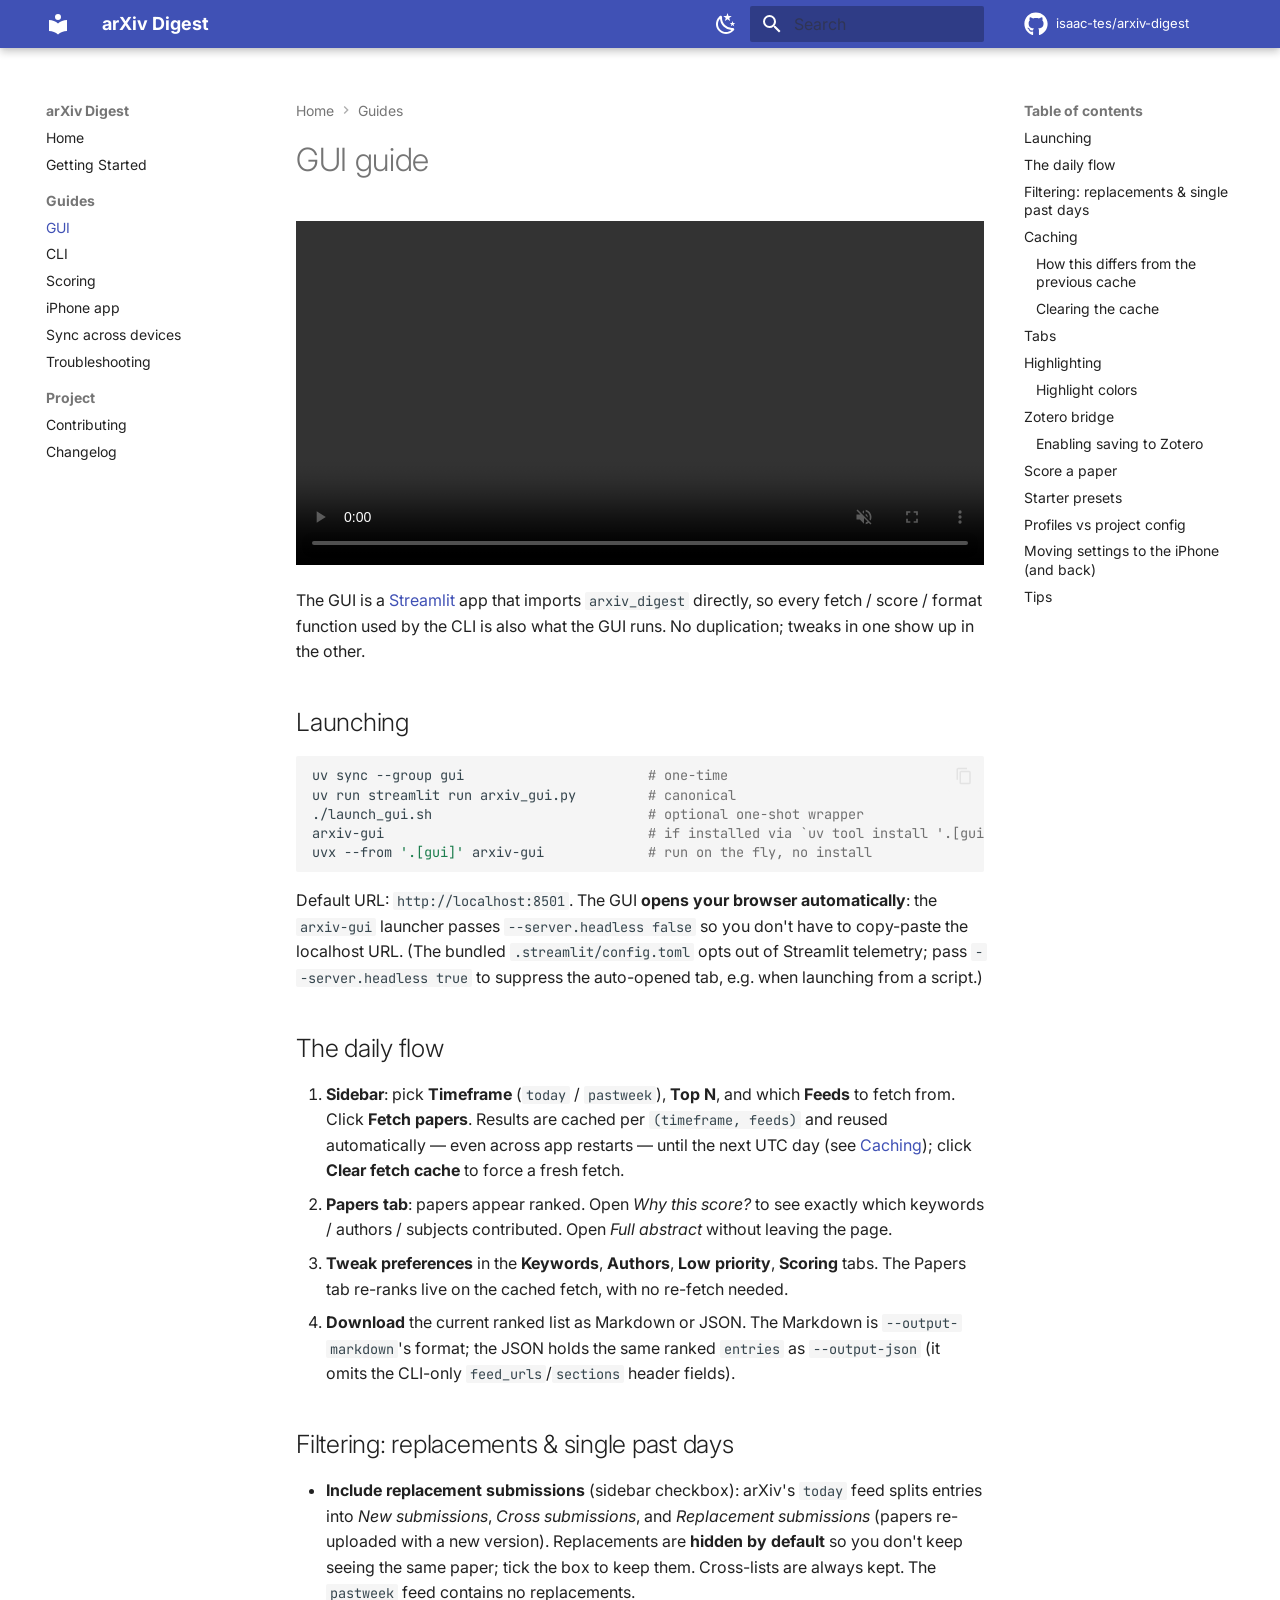
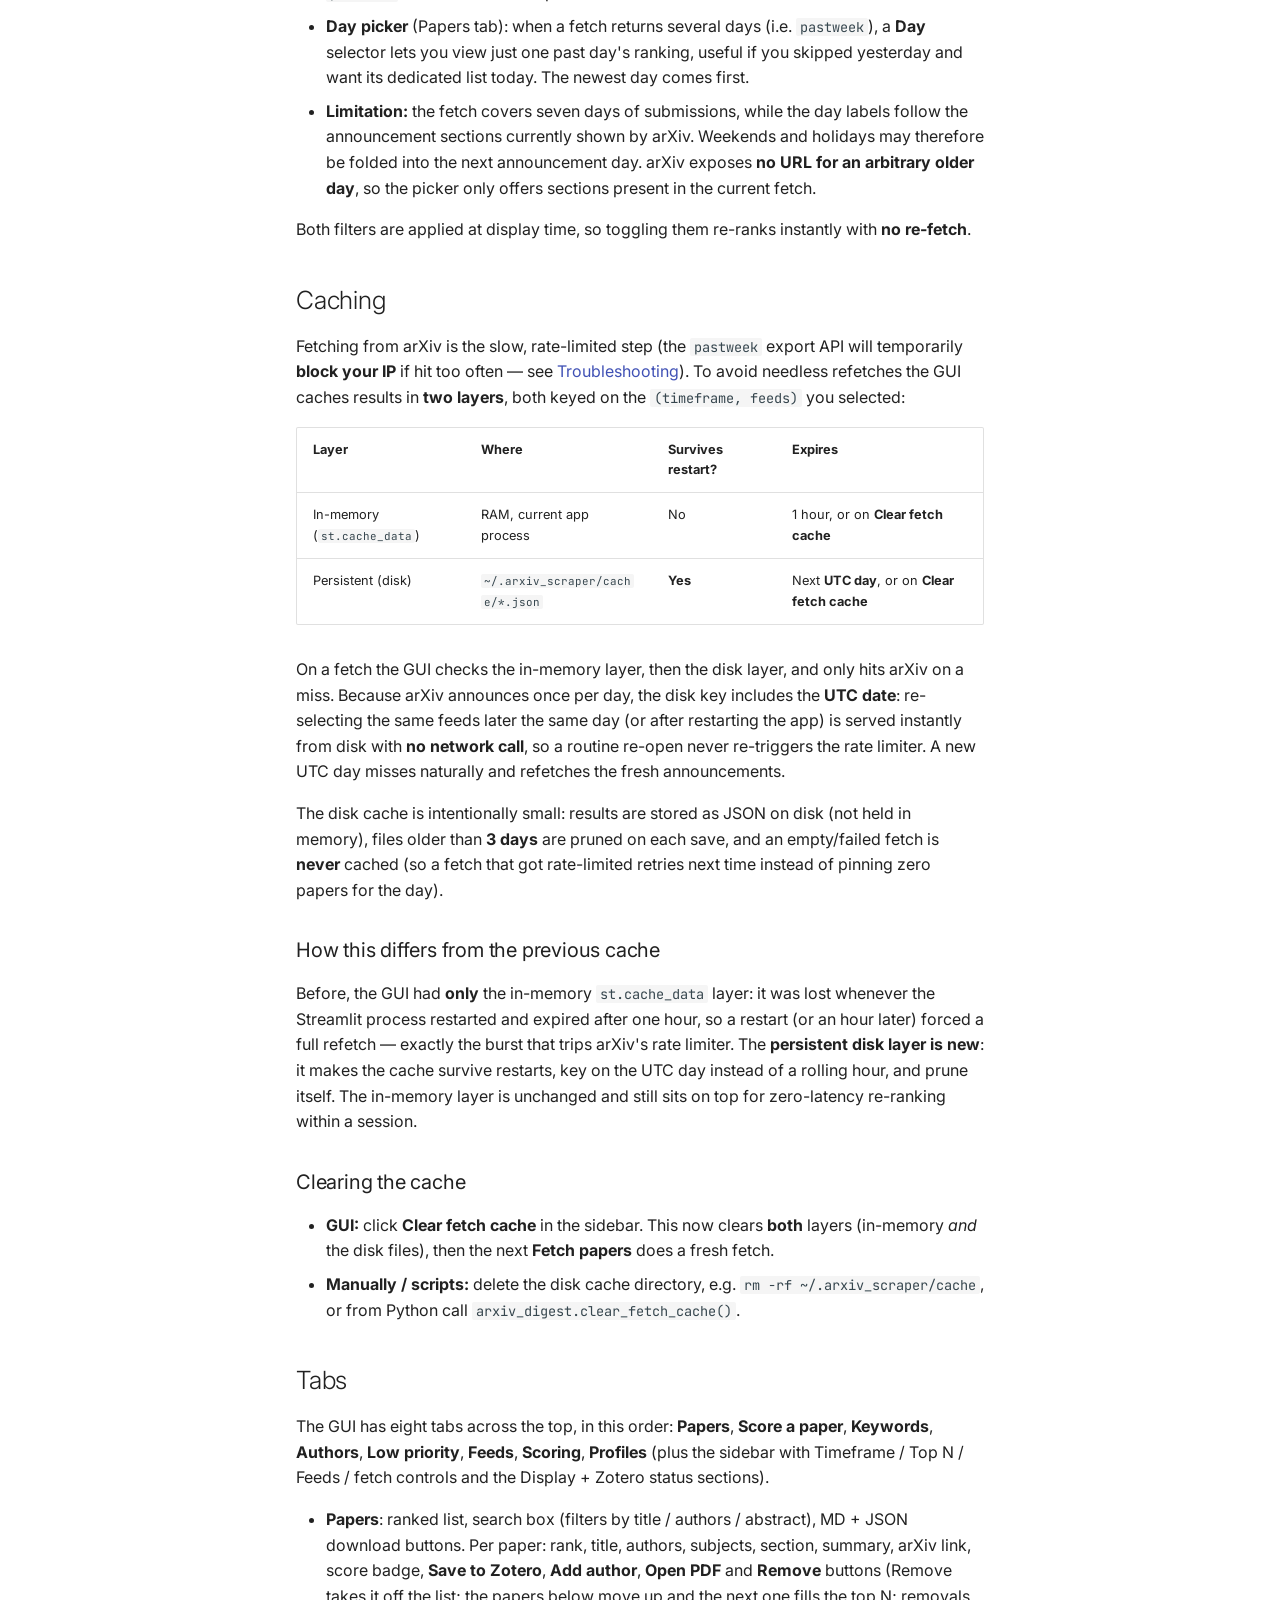
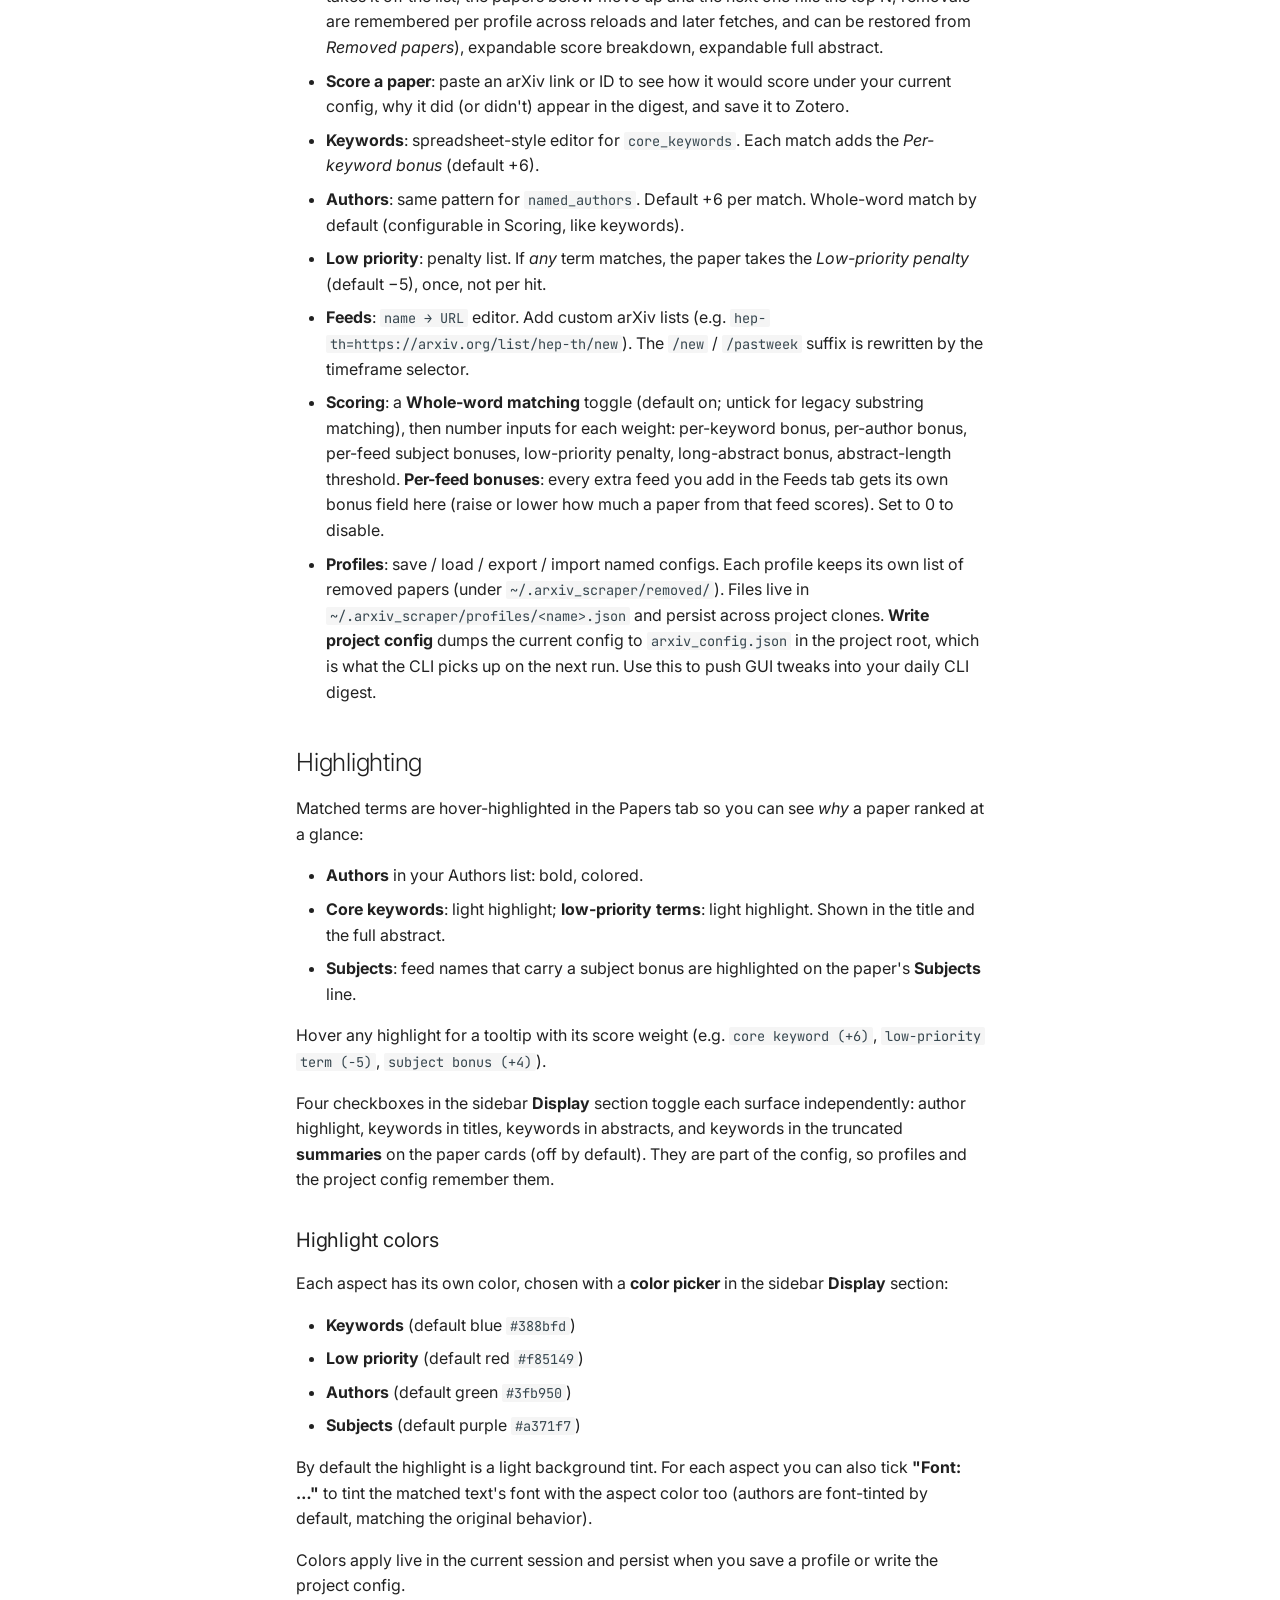
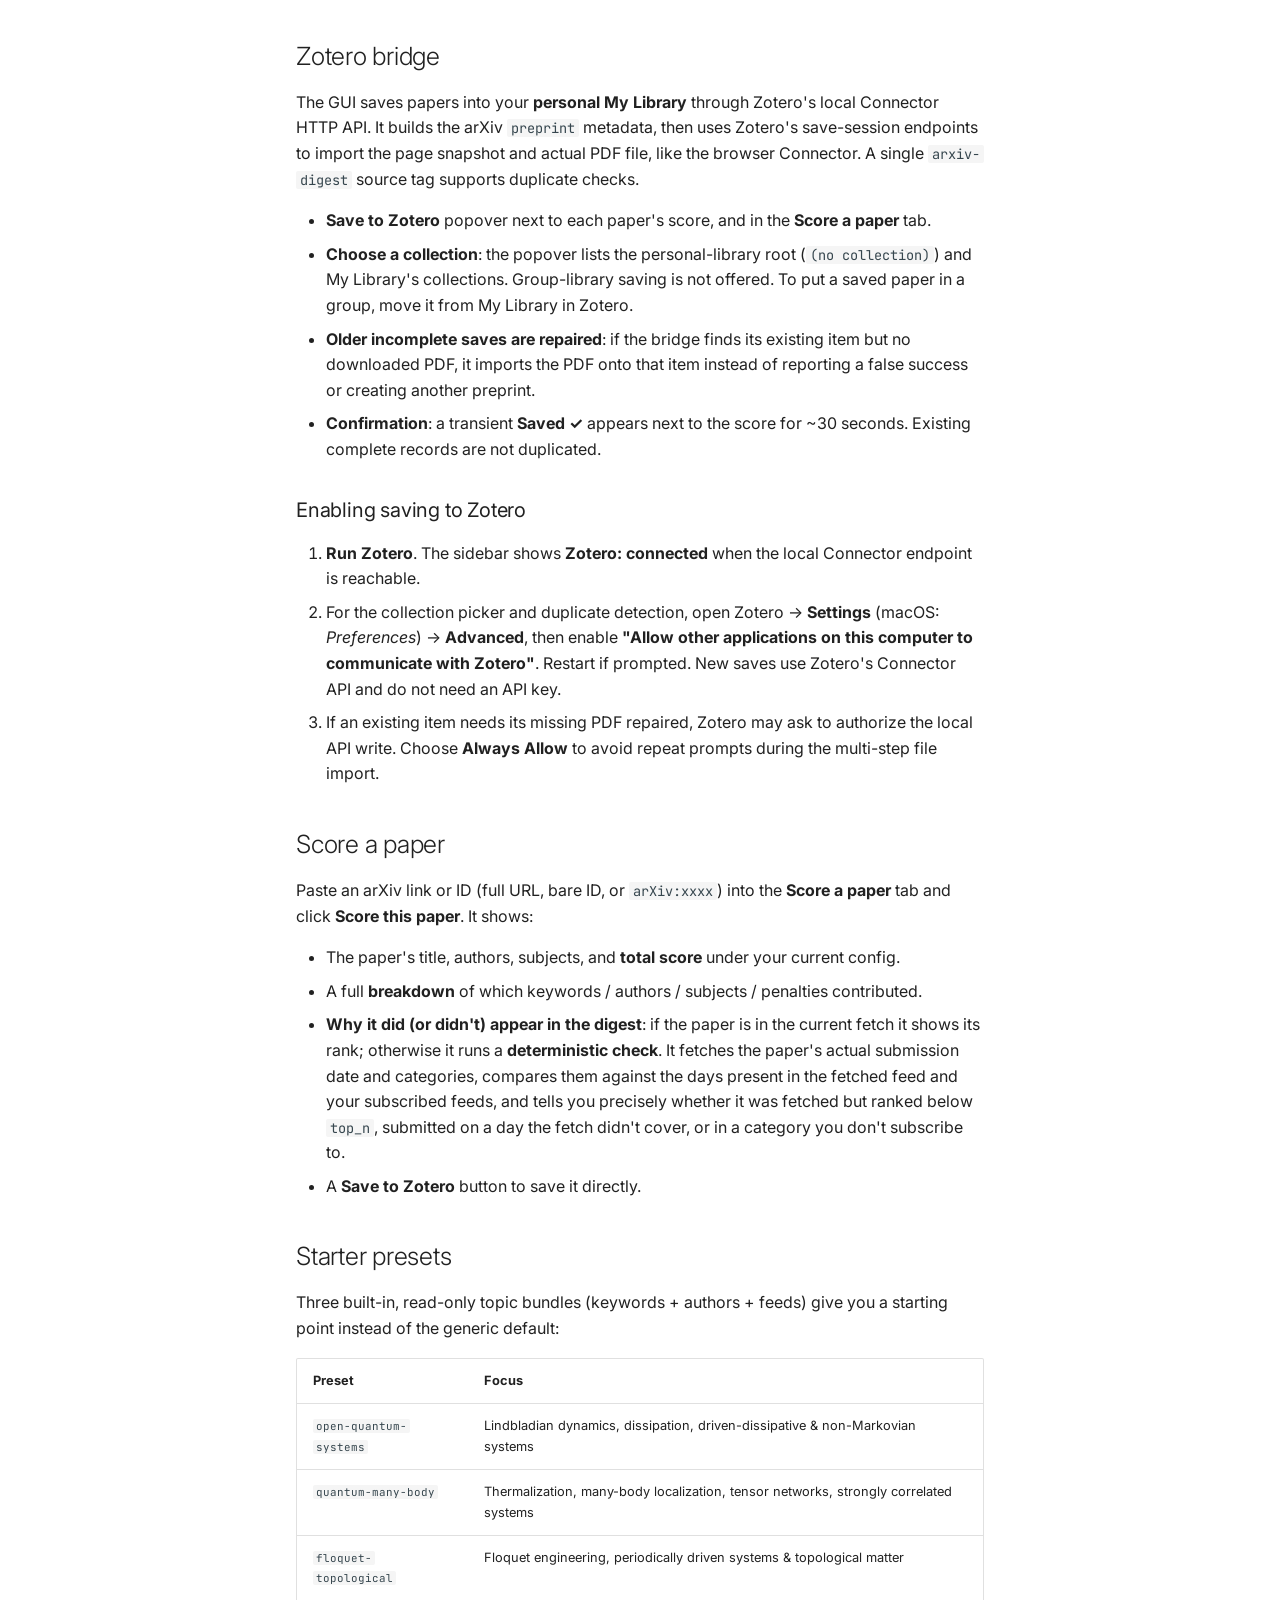
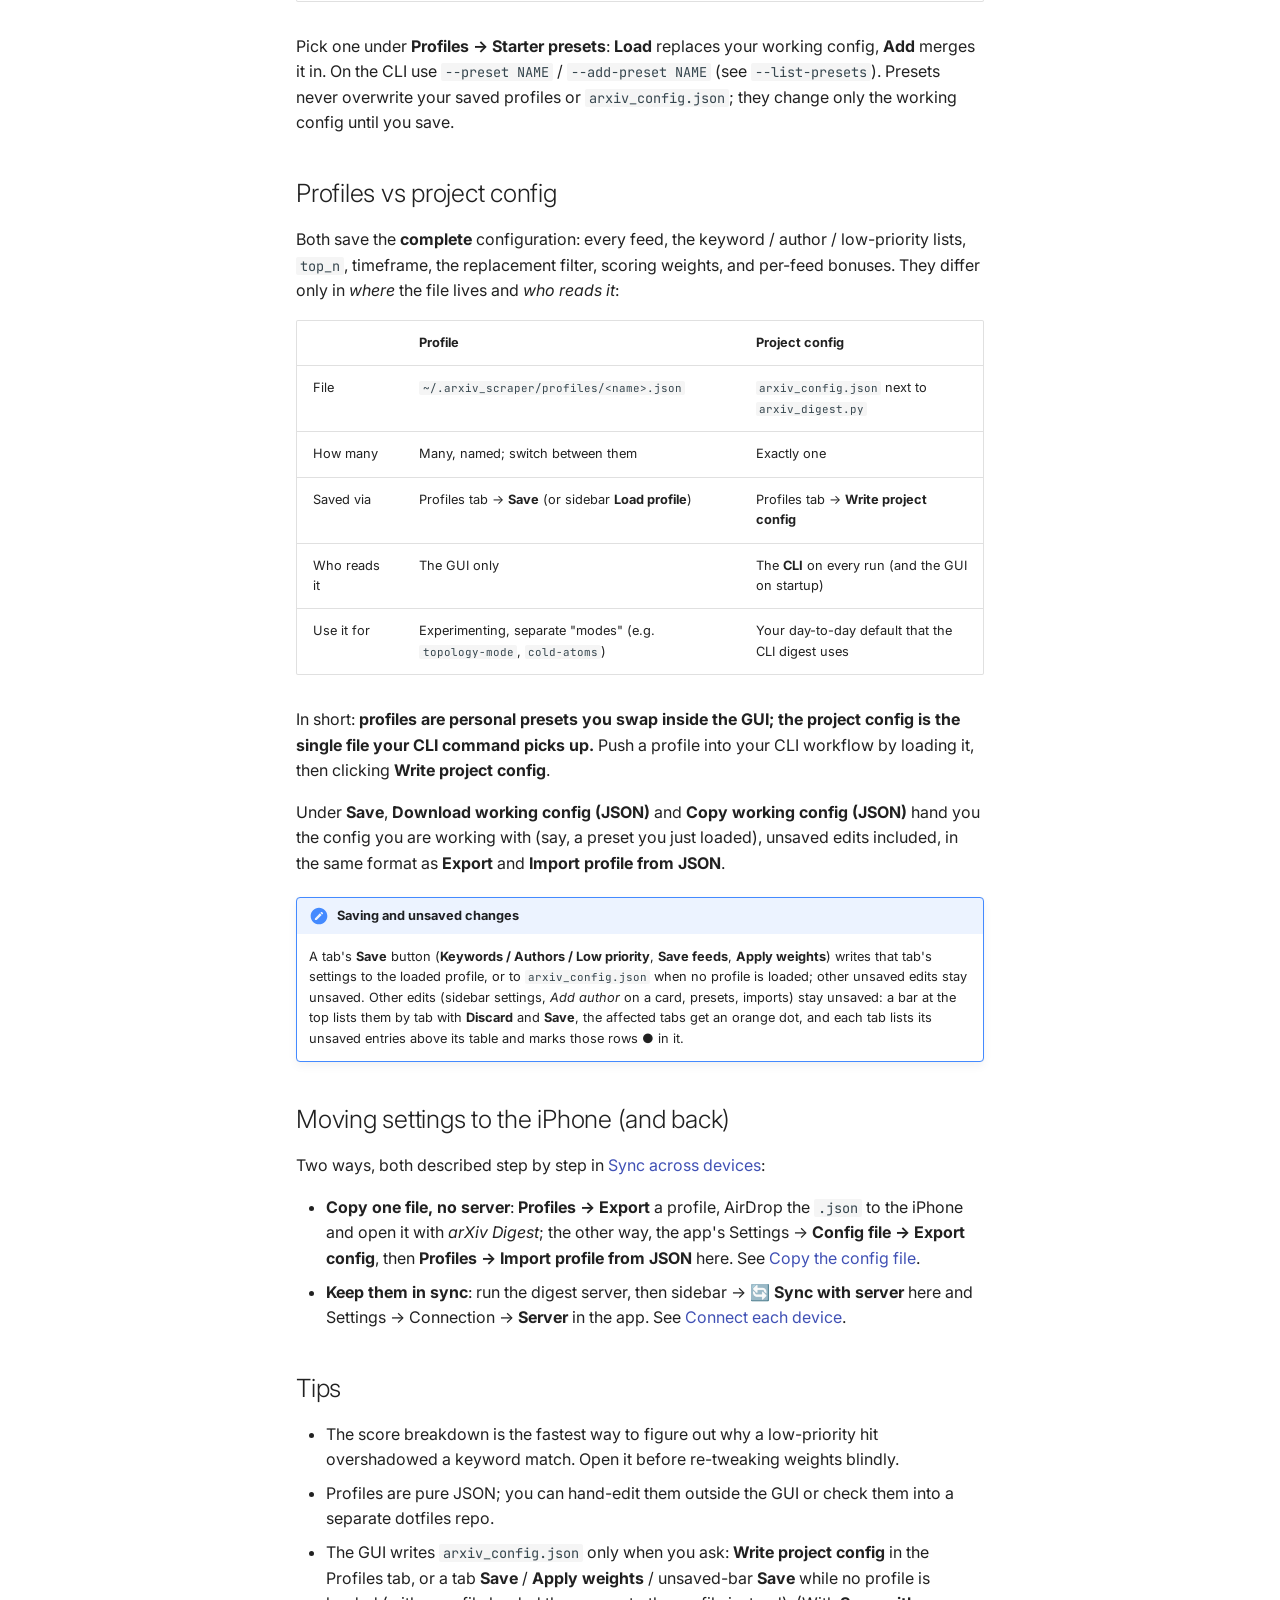
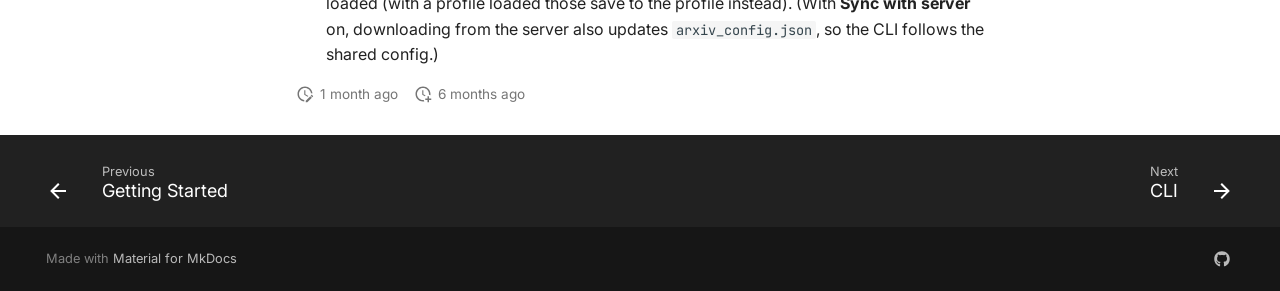
<file: gui-guide/index.html>
<!doctype html>
<html lang="en" class="no-js">
  <head>
    
      <meta charset="utf-8">
      <meta name="viewport" content="width=device-width,initial-scale=1">
      
        <meta name="description" content="Score and rank fresh arXiv papers from any category, via a CLI or a Streamlit GUI.">
      
      
        <meta name="author" content="isaac-tes">
      
      
        <link rel="canonical" href="https://isaac-tes.github.io/arxiv-digest/gui-guide/">
      
      
        <link rel="prev" href="../quickstart/">
      
      
        <link rel="next" href="../cli-guide/">
      
      
        
      
      
      <link rel="icon" href="../assets/images/favicon.png">
      <meta name="generator" content="mkdocs-1.6.1, mkdocs-material-9.7.6">
    
    
      
        <title>GUI - arXiv Digest</title>
      
    
    
      <link rel="stylesheet" href="../assets/stylesheets/main.484c7ddc.min.css">
      
        
        <link rel="stylesheet" href="../assets/stylesheets/palette.ab4e12ef.min.css">
      
      


    
    
      
    
    
      
        
        
        <link rel="preconnect" href="https://fonts.gstatic.com" crossorigin>
        <link rel="stylesheet" href="https://fonts.googleapis.com/css?family=Inter:300,300i,400,400i,700,700i%7CJetBrains+Mono:400,400i,700,700i&display=fallback">
        <style>:root{--md-text-font:"Inter";--md-code-font:"JetBrains Mono"}</style>
      
    
    
      <link rel="stylesheet" href="../css/timeago.css">
    
      <link rel="stylesheet" href="../stylesheets/extra.css">
    
    <script>__md_scope=new URL("..",location),__md_hash=e=>[...e].reduce(((e,_)=>(e<<5)-e+_.charCodeAt(0)),0),__md_get=(e,_=localStorage,t=__md_scope)=>JSON.parse(_.getItem(t.pathname+"."+e)),__md_set=(e,_,t=localStorage,a=__md_scope)=>{try{t.setItem(a.pathname+"."+e,JSON.stringify(_))}catch(e){}}</script>
    
      

    
    
  </head>
  
  
    
    
      
    
    
    
    
    <body dir="ltr" data-md-color-scheme="default" data-md-color-primary="indigo" data-md-color-accent="teal">
  
    
    <input class="md-toggle" data-md-toggle="drawer" type="checkbox" id="__drawer" autocomplete="off">
    <input class="md-toggle" data-md-toggle="search" type="checkbox" id="__search" autocomplete="off">
    <label class="md-overlay" for="__drawer"></label>
    <div data-md-component="skip">
      
        
        <a href="#gui-guide" class="md-skip">
          Skip to content
        </a>
      
    </div>
    <div data-md-component="announce">
      
    </div>
    
    
      

  

<header class="md-header md-header--shadow" data-md-component="header">
  <nav class="md-header__inner md-grid" aria-label="Header">
    <a href=".." title="arXiv Digest" class="md-header__button md-logo" aria-label="arXiv Digest" data-md-component="logo">
      
  
  <svg xmlns="http://www.w3.org/2000/svg" viewBox="0 0 24 24"><path d="M12 8a3 3 0 0 0 3-3 3 3 0 0 0-3-3 3 3 0 0 0-3 3 3 3 0 0 0 3 3m0 3.54C9.64 9.35 6.5 8 3 8v11c3.5 0 6.64 1.35 9 3.54 2.36-2.19 5.5-3.54 9-3.54V8c-3.5 0-6.64 1.35-9 3.54"/></svg>

    </a>
    <label class="md-header__button md-icon" for="__drawer">
      
      <svg xmlns="http://www.w3.org/2000/svg" viewBox="0 0 24 24"><path d="M3 6h18v2H3zm0 5h18v2H3zm0 5h18v2H3z"/></svg>
    </label>
    <div class="md-header__title" data-md-component="header-title">
      <div class="md-header__ellipsis">
        <div class="md-header__topic">
          <span class="md-ellipsis">
            arXiv Digest
          </span>
        </div>
        <div class="md-header__topic" data-md-component="header-topic">
          <span class="md-ellipsis">
            
              GUI
            
          </span>
        </div>
      </div>
    </div>
    
      
        <form class="md-header__option" data-md-component="palette">
  
    
    
    
    <input class="md-option" data-md-color-media="" data-md-color-scheme="default" data-md-color-primary="indigo" data-md-color-accent="teal"  aria-label="Switch to dark mode"  type="radio" name="__palette" id="__palette_0">
    
      <label class="md-header__button md-icon" title="Switch to dark mode" for="__palette_1" hidden>
        <svg xmlns="http://www.w3.org/2000/svg" viewBox="0 0 24 24"><path d="m17.75 4.09-2.53 1.94.91 3.06-2.63-1.81-2.63 1.81.91-3.06-2.53-1.94L12.44 4l1.06-3 1.06 3zm3.5 6.91-1.64 1.25.59 1.98-1.7-1.17-1.7 1.17.59-1.98L15.75 11l2.06-.05L18.5 9l.69 1.95zm-2.28 4.95c.83-.08 1.72 1.1 1.19 1.85-.32.45-.66.87-1.08 1.27C15.17 23 8.84 23 4.94 19.07c-3.91-3.9-3.91-10.24 0-14.14.4-.4.82-.76 1.27-1.08.75-.53 1.93.36 1.85 1.19-.27 2.86.69 5.83 2.89 8.02a9.96 9.96 0 0 0 8.02 2.89m-1.64 2.02a12.08 12.08 0 0 1-7.8-3.47c-2.17-2.19-3.33-5-3.49-7.82-2.81 3.14-2.7 7.96.31 10.98 3.02 3.01 7.84 3.12 10.98.31"/></svg>
      </label>
    
  
    
    
    
    <input class="md-option" data-md-color-media="" data-md-color-scheme="slate" data-md-color-primary="indigo" data-md-color-accent="teal"  aria-label="Switch to light mode"  type="radio" name="__palette" id="__palette_1">
    
      <label class="md-header__button md-icon" title="Switch to light mode" for="__palette_0" hidden>
        <svg xmlns="http://www.w3.org/2000/svg" viewBox="0 0 24 24"><path d="M12 7a5 5 0 0 1 5 5 5 5 0 0 1-5 5 5 5 0 0 1-5-5 5 5 0 0 1 5-5m0 2a3 3 0 0 0-3 3 3 3 0 0 0 3 3 3 3 0 0 0 3-3 3 3 0 0 0-3-3m0-7 2.39 3.42C13.65 5.15 12.84 5 12 5s-1.65.15-2.39.42zM3.34 7l4.16-.35A7.2 7.2 0 0 0 5.94 8.5c-.44.74-.69 1.5-.83 2.29zm.02 10 1.76-3.77a7.131 7.131 0 0 0 2.38 4.14zM20.65 7l-1.77 3.79a7.02 7.02 0 0 0-2.38-4.15zm-.01 10-4.14.36c.59-.51 1.12-1.14 1.54-1.86.42-.73.69-1.5.83-2.29zM12 22l-2.41-3.44c.74.27 1.55.44 2.41.44.82 0 1.63-.17 2.37-.44z"/></svg>
      </label>
    
  
</form>
      
    
    
      <script>var palette=__md_get("__palette");if(palette&&palette.color){if("(prefers-color-scheme)"===palette.color.media){var media=matchMedia("(prefers-color-scheme: light)"),input=document.querySelector(media.matches?"[data-md-color-media='(prefers-color-scheme: light)']":"[data-md-color-media='(prefers-color-scheme: dark)']");palette.color.media=input.getAttribute("data-md-color-media"),palette.color.scheme=input.getAttribute("data-md-color-scheme"),palette.color.primary=input.getAttribute("data-md-color-primary"),palette.color.accent=input.getAttribute("data-md-color-accent")}for(var[key,value]of Object.entries(palette.color))document.body.setAttribute("data-md-color-"+key,value)}</script>
    
    
    
      
      
        <label class="md-header__button md-icon" for="__search">
          
          <svg xmlns="http://www.w3.org/2000/svg" viewBox="0 0 24 24"><path d="M9.5 3A6.5 6.5 0 0 1 16 9.5c0 1.61-.59 3.09-1.56 4.23l.27.27h.79l5 5-1.5 1.5-5-5v-.79l-.27-.27A6.52 6.52 0 0 1 9.5 16 6.5 6.5 0 0 1 3 9.5 6.5 6.5 0 0 1 9.5 3m0 2C7 5 5 7 5 9.5S7 14 9.5 14 14 12 14 9.5 12 5 9.5 5"/></svg>
        </label>
        <div class="md-search" data-md-component="search" role="dialog">
  <label class="md-search__overlay" for="__search"></label>
  <div class="md-search__inner" role="search">
    <form class="md-search__form" name="search">
      <input type="text" class="md-search__input" name="query" aria-label="Search" placeholder="Search" autocapitalize="off" autocorrect="off" autocomplete="off" spellcheck="false" data-md-component="search-query" required>
      <label class="md-search__icon md-icon" for="__search">
        
        <svg xmlns="http://www.w3.org/2000/svg" viewBox="0 0 24 24"><path d="M9.5 3A6.5 6.5 0 0 1 16 9.5c0 1.61-.59 3.09-1.56 4.23l.27.27h.79l5 5-1.5 1.5-5-5v-.79l-.27-.27A6.52 6.52 0 0 1 9.5 16 6.5 6.5 0 0 1 3 9.5 6.5 6.5 0 0 1 9.5 3m0 2C7 5 5 7 5 9.5S7 14 9.5 14 14 12 14 9.5 12 5 9.5 5"/></svg>
        
        <svg xmlns="http://www.w3.org/2000/svg" viewBox="0 0 24 24"><path d="M20 11v2H8l5.5 5.5-1.42 1.42L4.16 12l7.92-7.92L13.5 5.5 8 11z"/></svg>
      </label>
      <nav class="md-search__options" aria-label="Search">
        
          <a href="javascript:void(0)" class="md-search__icon md-icon" title="Share" aria-label="Share" data-clipboard data-clipboard-text="" data-md-component="search-share" tabindex="-1">
            
            <svg xmlns="http://www.w3.org/2000/svg" viewBox="0 0 24 24"><path d="M18 16.08c-.76 0-1.44.3-1.96.77L8.91 12.7c.05-.23.09-.46.09-.7s-.04-.47-.09-.7l7.05-4.11c.54.5 1.25.81 2.04.81a3 3 0 0 0 3-3 3 3 0 0 0-3-3 3 3 0 0 0-3 3c0 .24.04.47.09.7L8.04 9.81C7.5 9.31 6.79 9 6 9a3 3 0 0 0-3 3 3 3 0 0 0 3 3c.79 0 1.5-.31 2.04-.81l7.12 4.15c-.05.21-.08.43-.08.66 0 1.61 1.31 2.91 2.92 2.91s2.92-1.3 2.92-2.91A2.92 2.92 0 0 0 18 16.08"/></svg>
          </a>
        
        <button type="reset" class="md-search__icon md-icon" title="Clear" aria-label="Clear" tabindex="-1">
          
          <svg xmlns="http://www.w3.org/2000/svg" viewBox="0 0 24 24"><path d="M19 6.41 17.59 5 12 10.59 6.41 5 5 6.41 10.59 12 5 17.59 6.41 19 12 13.41 17.59 19 19 17.59 13.41 12z"/></svg>
        </button>
      </nav>
      
        <div class="md-search__suggest" data-md-component="search-suggest"></div>
      
    </form>
    <div class="md-search__output">
      <div class="md-search__scrollwrap" tabindex="0" data-md-scrollfix>
        <div class="md-search-result" data-md-component="search-result">
          <div class="md-search-result__meta">
            Initializing search
          </div>
          <ol class="md-search-result__list" role="presentation"></ol>
        </div>
      </div>
    </div>
  </div>
</div>
      
    
    
      <div class="md-header__source">
        <a href="https://github.com/isaac-tes/arxiv-digest" title="Go to repository" class="md-source" data-md-component="source">
  <div class="md-source__icon md-icon">
    
    <svg xmlns="http://www.w3.org/2000/svg" viewBox="0 0 512 512"><!--! Font Awesome Free 7.1.0 by @fontawesome - https://fontawesome.com License - https://fontawesome.com/license/free (Icons: CC BY 4.0, Fonts: SIL OFL 1.1, Code: MIT License) Copyright 2025 Fonticons, Inc.--><path d="M173.9 397.4c0 2-2.3 3.6-5.2 3.6-3.3.3-5.6-1.3-5.6-3.6 0-2 2.3-3.6 5.2-3.6 3-.3 5.6 1.3 5.6 3.6m-31.1-4.5c-.7 2 1.3 4.3 4.3 4.9 2.6 1 5.6 0 6.2-2s-1.3-4.3-4.3-5.2c-2.6-.7-5.5.3-6.2 2.3m44.2-1.7c-2.9.7-4.9 2.6-4.6 4.9.3 2 2.9 3.3 5.9 2.6 2.9-.7 4.9-2.6 4.6-4.6-.3-1.9-3-3.2-5.9-2.9M252.8 8C114.1 8 8 113.3 8 252c0 110.9 69.8 205.8 169.5 239.2 12.8 2.3 17.3-5.6 17.3-12.1 0-6.2-.3-40.4-.3-61.4 0 0-70 15-84.7-29.8 0 0-11.4-29.1-27.8-36.6 0 0-22.9-15.7 1.6-15.4 0 0 24.9 2 38.6 25.8 21.9 38.6 58.6 27.5 72.9 20.9 2.3-16 8.8-27.1 16-33.7-55.9-6.2-112.3-14.3-112.3-110.5 0-27.5 7.6-41.3 23.6-58.9-2.6-6.5-11.1-33.3 2.6-67.9 20.9-6.5 69 27 69 27 20-5.6 41.5-8.5 62.8-8.5s42.8 2.9 62.8 8.5c0 0 48.1-33.6 69-27 13.7 34.7 5.2 61.4 2.6 67.9 16 17.7 25.8 31.5 25.8 58.9 0 96.5-58.9 104.2-114.8 110.5 9.2 7.9 17 22.9 17 46.4 0 33.7-.3 75.4-.3 83.6 0 6.5 4.6 14.4 17.3 12.1C436.2 457.8 504 362.9 504 252 504 113.3 391.5 8 252.8 8M105.2 352.9c-1.3 1-1 3.3.7 5.2 1.6 1.6 3.9 2.3 5.2 1 1.3-1 1-3.3-.7-5.2-1.6-1.6-3.9-2.3-5.2-1m-10.8-8.1c-.7 1.3.3 2.9 2.3 3.9 1.6 1 3.6.7 4.3-.7.7-1.3-.3-2.9-2.3-3.9-2-.6-3.6-.3-4.3.7m32.4 35.6c-1.6 1.3-1 4.3 1.3 6.2 2.3 2.3 5.2 2.6 6.5 1 1.3-1.3.7-4.3-1.3-6.2-2.2-2.3-5.2-2.6-6.5-1m-11.4-14.7c-1.6 1-1.6 3.6 0 5.9s4.3 3.3 5.6 2.3c1.6-1.3 1.6-3.9 0-6.2-1.4-2.3-4-3.3-5.6-2"/></svg>
  </div>
  <div class="md-source__repository">
    isaac-tes/arxiv-digest
  </div>
</a>
      </div>
    
  </nav>
  
</header>
    
    <div class="md-container" data-md-component="container">
      
      
        
          
        
      
      <main class="md-main" data-md-component="main">
        <div class="md-main__inner md-grid">
          
            
              
              <div class="md-sidebar md-sidebar--primary" data-md-component="sidebar" data-md-type="navigation" >
                <div class="md-sidebar__scrollwrap">
                  <div class="md-sidebar__inner">
                    



<nav class="md-nav md-nav--primary" aria-label="Navigation" data-md-level="0">
  <label class="md-nav__title" for="__drawer">
    <a href=".." title="arXiv Digest" class="md-nav__button md-logo" aria-label="arXiv Digest" data-md-component="logo">
      
  
  <svg xmlns="http://www.w3.org/2000/svg" viewBox="0 0 24 24"><path d="M12 8a3 3 0 0 0 3-3 3 3 0 0 0-3-3 3 3 0 0 0-3 3 3 3 0 0 0 3 3m0 3.54C9.64 9.35 6.5 8 3 8v11c3.5 0 6.64 1.35 9 3.54 2.36-2.19 5.5-3.54 9-3.54V8c-3.5 0-6.64 1.35-9 3.54"/></svg>

    </a>
    arXiv Digest
  </label>
  
    <div class="md-nav__source">
      <a href="https://github.com/isaac-tes/arxiv-digest" title="Go to repository" class="md-source" data-md-component="source">
  <div class="md-source__icon md-icon">
    
    <svg xmlns="http://www.w3.org/2000/svg" viewBox="0 0 512 512"><!--! Font Awesome Free 7.1.0 by @fontawesome - https://fontawesome.com License - https://fontawesome.com/license/free (Icons: CC BY 4.0, Fonts: SIL OFL 1.1, Code: MIT License) Copyright 2025 Fonticons, Inc.--><path d="M173.9 397.4c0 2-2.3 3.6-5.2 3.6-3.3.3-5.6-1.3-5.6-3.6 0-2 2.3-3.6 5.2-3.6 3-.3 5.6 1.3 5.6 3.6m-31.1-4.5c-.7 2 1.3 4.3 4.3 4.9 2.6 1 5.6 0 6.2-2s-1.3-4.3-4.3-5.2c-2.6-.7-5.5.3-6.2 2.3m44.2-1.7c-2.9.7-4.9 2.6-4.6 4.9.3 2 2.9 3.3 5.9 2.6 2.9-.7 4.9-2.6 4.6-4.6-.3-1.9-3-3.2-5.9-2.9M252.8 8C114.1 8 8 113.3 8 252c0 110.9 69.8 205.8 169.5 239.2 12.8 2.3 17.3-5.6 17.3-12.1 0-6.2-.3-40.4-.3-61.4 0 0-70 15-84.7-29.8 0 0-11.4-29.1-27.8-36.6 0 0-22.9-15.7 1.6-15.4 0 0 24.9 2 38.6 25.8 21.9 38.6 58.6 27.5 72.9 20.9 2.3-16 8.8-27.1 16-33.7-55.9-6.2-112.3-14.3-112.3-110.5 0-27.5 7.6-41.3 23.6-58.9-2.6-6.5-11.1-33.3 2.6-67.9 20.9-6.5 69 27 69 27 20-5.6 41.5-8.5 62.8-8.5s42.8 2.9 62.8 8.5c0 0 48.1-33.6 69-27 13.7 34.7 5.2 61.4 2.6 67.9 16 17.7 25.8 31.5 25.8 58.9 0 96.5-58.9 104.2-114.8 110.5 9.2 7.9 17 22.9 17 46.4 0 33.7-.3 75.4-.3 83.6 0 6.5 4.6 14.4 17.3 12.1C436.2 457.8 504 362.9 504 252 504 113.3 391.5 8 252.8 8M105.2 352.9c-1.3 1-1 3.3.7 5.2 1.6 1.6 3.9 2.3 5.2 1 1.3-1 1-3.3-.7-5.2-1.6-1.6-3.9-2.3-5.2-1m-10.8-8.1c-.7 1.3.3 2.9 2.3 3.9 1.6 1 3.6.7 4.3-.7.7-1.3-.3-2.9-2.3-3.9-2-.6-3.6-.3-4.3.7m32.4 35.6c-1.6 1.3-1 4.3 1.3 6.2 2.3 2.3 5.2 2.6 6.5 1 1.3-1.3.7-4.3-1.3-6.2-2.2-2.3-5.2-2.6-6.5-1m-11.4-14.7c-1.6 1-1.6 3.6 0 5.9s4.3 3.3 5.6 2.3c1.6-1.3 1.6-3.9 0-6.2-1.4-2.3-4-3.3-5.6-2"/></svg>
  </div>
  <div class="md-source__repository">
    isaac-tes/arxiv-digest
  </div>
</a>
    </div>
  
  <ul class="md-nav__list" data-md-scrollfix>
    
      
      
  
  
  
  
    <li class="md-nav__item">
      <a href=".." class="md-nav__link">
        
  
  
  <span class="md-ellipsis">
    
  
    Home
  

    
  </span>
  
  

      </a>
    </li>
  

    
      
      
  
  
  
  
    <li class="md-nav__item">
      <a href="../quickstart/" class="md-nav__link">
        
  
  
  <span class="md-ellipsis">
    
  
    Getting Started
  

    
  </span>
  
  

      </a>
    </li>
  

    
      
      
  
  
    
  
  
  
    
    
      
        
      
        
      
        
      
        
      
        
      
        
      
    
    
    
      
        
        
      
    
    
    <li class="md-nav__item md-nav__item--active md-nav__item--section md-nav__item--nested">
      
        
        
        <input class="md-nav__toggle md-toggle " type="checkbox" id="__nav_3" checked>
        
          
          <label class="md-nav__link" for="__nav_3" id="__nav_3_label" tabindex="">
            
  
  
  <span class="md-ellipsis">
    
  
    Guides
  

    
  </span>
  
  

            <span class="md-nav__icon md-icon"></span>
          </label>
        
        <nav class="md-nav" data-md-level="1" aria-labelledby="__nav_3_label" aria-expanded="true">
          <label class="md-nav__title" for="__nav_3">
            <span class="md-nav__icon md-icon"></span>
            
  
    Guides
  

          </label>
          <ul class="md-nav__list" data-md-scrollfix>
            
              
                
  
  
    
  
  
  
    <li class="md-nav__item md-nav__item--active">
      
      <input class="md-nav__toggle md-toggle" type="checkbox" id="__toc">
      
      
        
      
      
        <label class="md-nav__link md-nav__link--active" for="__toc">
          
  
  
  <span class="md-ellipsis">
    
  
    GUI
  

    
  </span>
  
  

          <span class="md-nav__icon md-icon"></span>
        </label>
      
      <a href="./" class="md-nav__link md-nav__link--active">
        
  
  
  <span class="md-ellipsis">
    
  
    GUI
  

    
  </span>
  
  

      </a>
      
        

<nav class="md-nav md-nav--secondary" aria-label="Table of contents">
  
  
  
    
  
  
    <label class="md-nav__title" for="__toc">
      <span class="md-nav__icon md-icon"></span>
      Table of contents
    </label>
    <ul class="md-nav__list" data-md-component="toc" data-md-scrollfix>
      
        <li class="md-nav__item">
  <a href="#launching" class="md-nav__link">
    <span class="md-ellipsis">
      
        Launching
      
    </span>
  </a>
  
</li>
      
        <li class="md-nav__item">
  <a href="#the-daily-flow" class="md-nav__link">
    <span class="md-ellipsis">
      
        The daily flow
      
    </span>
  </a>
  
</li>
      
        <li class="md-nav__item">
  <a href="#filtering-replacements-single-past-days" class="md-nav__link">
    <span class="md-ellipsis">
      
        Filtering: replacements &amp; single past days
      
    </span>
  </a>
  
</li>
      
        <li class="md-nav__item">
  <a href="#caching" class="md-nav__link">
    <span class="md-ellipsis">
      
        Caching
      
    </span>
  </a>
  
    <nav class="md-nav" aria-label="Caching">
      <ul class="md-nav__list">
        
          <li class="md-nav__item">
  <a href="#how-this-differs-from-the-previous-cache" class="md-nav__link">
    <span class="md-ellipsis">
      
        How this differs from the previous cache
      
    </span>
  </a>
  
</li>
        
          <li class="md-nav__item">
  <a href="#clearing-the-cache" class="md-nav__link">
    <span class="md-ellipsis">
      
        Clearing the cache
      
    </span>
  </a>
  
</li>
        
      </ul>
    </nav>
  
</li>
      
        <li class="md-nav__item">
  <a href="#tabs" class="md-nav__link">
    <span class="md-ellipsis">
      
        Tabs
      
    </span>
  </a>
  
</li>
      
        <li class="md-nav__item">
  <a href="#highlighting" class="md-nav__link">
    <span class="md-ellipsis">
      
        Highlighting
      
    </span>
  </a>
  
    <nav class="md-nav" aria-label="Highlighting">
      <ul class="md-nav__list">
        
          <li class="md-nav__item">
  <a href="#highlight-colors" class="md-nav__link">
    <span class="md-ellipsis">
      
        Highlight colors
      
    </span>
  </a>
  
</li>
        
      </ul>
    </nav>
  
</li>
      
        <li class="md-nav__item">
  <a href="#zotero-bridge" class="md-nav__link">
    <span class="md-ellipsis">
      
        Zotero bridge
      
    </span>
  </a>
  
    <nav class="md-nav" aria-label="Zotero bridge">
      <ul class="md-nav__list">
        
          <li class="md-nav__item">
  <a href="#enabling-saving-to-zotero" class="md-nav__link">
    <span class="md-ellipsis">
      
        Enabling saving to Zotero
      
    </span>
  </a>
  
</li>
        
      </ul>
    </nav>
  
</li>
      
        <li class="md-nav__item">
  <a href="#score-a-paper" class="md-nav__link">
    <span class="md-ellipsis">
      
        Score a paper
      
    </span>
  </a>
  
</li>
      
        <li class="md-nav__item">
  <a href="#starter-presets" class="md-nav__link">
    <span class="md-ellipsis">
      
        Starter presets
      
    </span>
  </a>
  
</li>
      
        <li class="md-nav__item">
  <a href="#profiles-vs-project-config" class="md-nav__link">
    <span class="md-ellipsis">
      
        Profiles vs project config
      
    </span>
  </a>
  
</li>
      
        <li class="md-nav__item">
  <a href="#moving-settings-to-the-iphone-and-back" class="md-nav__link">
    <span class="md-ellipsis">
      
        Moving settings to the iPhone (and back)
      
    </span>
  </a>
  
</li>
      
        <li class="md-nav__item">
  <a href="#tips" class="md-nav__link">
    <span class="md-ellipsis">
      
        Tips
      
    </span>
  </a>
  
</li>
      
    </ul>
  
</nav>
      
    </li>
  

              
            
              
                
  
  
  
  
    <li class="md-nav__item">
      <a href="../cli-guide/" class="md-nav__link">
        
  
  
  <span class="md-ellipsis">
    
  
    CLI
  

    
  </span>
  
  

      </a>
    </li>
  

              
            
              
                
  
  
  
  
    <li class="md-nav__item">
      <a href="../scoring/" class="md-nav__link">
        
  
  
  <span class="md-ellipsis">
    
  
    Scoring
  

    
  </span>
  
  

      </a>
    </li>
  

              
            
              
                
  
  
  
  
    <li class="md-nav__item">
      <a href="../ios-app/" class="md-nav__link">
        
  
  
  <span class="md-ellipsis">
    
  
    iPhone app
  

    
  </span>
  
  

      </a>
    </li>
  

              
            
              
                
  
  
  
  
    <li class="md-nav__item">
      <a href="../deploy/" class="md-nav__link">
        
  
  
  <span class="md-ellipsis">
    
  
    Sync across devices
  

    
  </span>
  
  

      </a>
    </li>
  

              
            
              
                
  
  
  
  
    <li class="md-nav__item">
      <a href="../troubleshooting/" class="md-nav__link">
        
  
  
  <span class="md-ellipsis">
    
  
    Troubleshooting
  

    
  </span>
  
  

      </a>
    </li>
  

              
            
          </ul>
        </nav>
      
    </li>
  

    
      
      
  
  
  
  
    
    
      
        
      
        
      
    
    
    
      
        
        
      
    
    
    <li class="md-nav__item md-nav__item--section md-nav__item--nested">
      
        
        
        <input class="md-nav__toggle md-toggle " type="checkbox" id="__nav_4" >
        
          
          <label class="md-nav__link" for="__nav_4" id="__nav_4_label" tabindex="">
            
  
  
  <span class="md-ellipsis">
    
  
    Project
  

    
  </span>
  
  

            <span class="md-nav__icon md-icon"></span>
          </label>
        
        <nav class="md-nav" data-md-level="1" aria-labelledby="__nav_4_label" aria-expanded="false">
          <label class="md-nav__title" for="__nav_4">
            <span class="md-nav__icon md-icon"></span>
            
  
    Project
  

          </label>
          <ul class="md-nav__list" data-md-scrollfix>
            
              
                
  
  
  
  
    <li class="md-nav__item">
      <a href="../contributing/" class="md-nav__link">
        
  
  
  <span class="md-ellipsis">
    
  
    Contributing
  

    
  </span>
  
  

      </a>
    </li>
  

              
            
              
                
  
  
  
  
    <li class="md-nav__item">
      <a href="../changelog/" class="md-nav__link">
        
  
  
  <span class="md-ellipsis">
    
  
    Changelog
  

    
  </span>
  
  

      </a>
    </li>
  

              
            
          </ul>
        </nav>
      
    </li>
  

    
  </ul>
</nav>
                  </div>
                </div>
              </div>
            
            
              
              <div class="md-sidebar md-sidebar--secondary" data-md-component="sidebar" data-md-type="toc" >
                <div class="md-sidebar__scrollwrap">
                  <div class="md-sidebar__inner">
                    

<nav class="md-nav md-nav--secondary" aria-label="Table of contents">
  
  
  
    
  
  
    <label class="md-nav__title" for="__toc">
      <span class="md-nav__icon md-icon"></span>
      Table of contents
    </label>
    <ul class="md-nav__list" data-md-component="toc" data-md-scrollfix>
      
        <li class="md-nav__item">
  <a href="#launching" class="md-nav__link">
    <span class="md-ellipsis">
      
        Launching
      
    </span>
  </a>
  
</li>
      
        <li class="md-nav__item">
  <a href="#the-daily-flow" class="md-nav__link">
    <span class="md-ellipsis">
      
        The daily flow
      
    </span>
  </a>
  
</li>
      
        <li class="md-nav__item">
  <a href="#filtering-replacements-single-past-days" class="md-nav__link">
    <span class="md-ellipsis">
      
        Filtering: replacements &amp; single past days
      
    </span>
  </a>
  
</li>
      
        <li class="md-nav__item">
  <a href="#caching" class="md-nav__link">
    <span class="md-ellipsis">
      
        Caching
      
    </span>
  </a>
  
    <nav class="md-nav" aria-label="Caching">
      <ul class="md-nav__list">
        
          <li class="md-nav__item">
  <a href="#how-this-differs-from-the-previous-cache" class="md-nav__link">
    <span class="md-ellipsis">
      
        How this differs from the previous cache
      
    </span>
  </a>
  
</li>
        
          <li class="md-nav__item">
  <a href="#clearing-the-cache" class="md-nav__link">
    <span class="md-ellipsis">
      
        Clearing the cache
      
    </span>
  </a>
  
</li>
        
      </ul>
    </nav>
  
</li>
      
        <li class="md-nav__item">
  <a href="#tabs" class="md-nav__link">
    <span class="md-ellipsis">
      
        Tabs
      
    </span>
  </a>
  
</li>
      
        <li class="md-nav__item">
  <a href="#highlighting" class="md-nav__link">
    <span class="md-ellipsis">
      
        Highlighting
      
    </span>
  </a>
  
    <nav class="md-nav" aria-label="Highlighting">
      <ul class="md-nav__list">
        
          <li class="md-nav__item">
  <a href="#highlight-colors" class="md-nav__link">
    <span class="md-ellipsis">
      
        Highlight colors
      
    </span>
  </a>
  
</li>
        
      </ul>
    </nav>
  
</li>
      
        <li class="md-nav__item">
  <a href="#zotero-bridge" class="md-nav__link">
    <span class="md-ellipsis">
      
        Zotero bridge
      
    </span>
  </a>
  
    <nav class="md-nav" aria-label="Zotero bridge">
      <ul class="md-nav__list">
        
          <li class="md-nav__item">
  <a href="#enabling-saving-to-zotero" class="md-nav__link">
    <span class="md-ellipsis">
      
        Enabling saving to Zotero
      
    </span>
  </a>
  
</li>
        
      </ul>
    </nav>
  
</li>
      
        <li class="md-nav__item">
  <a href="#score-a-paper" class="md-nav__link">
    <span class="md-ellipsis">
      
        Score a paper
      
    </span>
  </a>
  
</li>
      
        <li class="md-nav__item">
  <a href="#starter-presets" class="md-nav__link">
    <span class="md-ellipsis">
      
        Starter presets
      
    </span>
  </a>
  
</li>
      
        <li class="md-nav__item">
  <a href="#profiles-vs-project-config" class="md-nav__link">
    <span class="md-ellipsis">
      
        Profiles vs project config
      
    </span>
  </a>
  
</li>
      
        <li class="md-nav__item">
  <a href="#moving-settings-to-the-iphone-and-back" class="md-nav__link">
    <span class="md-ellipsis">
      
        Moving settings to the iPhone (and back)
      
    </span>
  </a>
  
</li>
      
        <li class="md-nav__item">
  <a href="#tips" class="md-nav__link">
    <span class="md-ellipsis">
      
        Tips
      
    </span>
  </a>
  
</li>
      
    </ul>
  
</nav>
                  </div>
                </div>
              </div>
            
          
          
            <div class="md-content" data-md-component="content">
              
                



  


  <nav class="md-path" aria-label="Navigation" >
    <ol class="md-path__list">
      
        
  
  
    <li class="md-path__item">
      <a href=".." class="md-path__link">
        
  <span class="md-ellipsis">
    Home
  </span>

      </a>
    </li>
  

      
      
        
  
  
    
    
      <li class="md-path__item">
        <a href="./" class="md-path__link">
          
  <span class="md-ellipsis">
    Guides
  </span>

        </a>
      </li>
    
  

      
    </ol>
  </nav>

              
              <article class="md-content__inner md-typeset">
                
                  


  
  


<h1 id="gui-guide">GUI guide<a class="headerlink" href="#gui-guide" title="Permanent link">&para;</a></h1>
<video src="../assets/showcase.mp4" autoplay loop muted playsinline controls width="100%"
       aria-label="A tour of the web app: fetching the past week, hovering highlighted keywords and authors to see their bonus, Why this score?, picking a day, searching, Markdown export, saving to a Zotero collection, the PDF, following an author with the unsaved-changes bar, removing and restoring a paper, scoring an arXiv link, the Keywords, Scoring and Profiles tabs, config as JSON, server sync and highlight colors"></video>

<p>The GUI is a <a href="https://streamlit.io/">Streamlit</a> app that imports <code>arxiv_digest</code> directly, so every fetch / score / format function used by the CLI is also what the GUI runs. No duplication; tweaks in one show up in the other.</p>
<h2 id="launching">Launching<a class="headerlink" href="#launching" title="Permanent link">&para;</a></h2>
<div class="language-bash highlight"><pre><span></span><code><span id="__span-0-1"><a id="__codelineno-0-1" name="__codelineno-0-1" href="#__codelineno-0-1"></a>uv<span class="w"> </span>sync<span class="w"> </span>--group<span class="w"> </span>gui<span class="w">                       </span><span class="c1"># one-time</span>
</span><span id="__span-0-2"><a id="__codelineno-0-2" name="__codelineno-0-2" href="#__codelineno-0-2"></a>uv<span class="w"> </span>run<span class="w"> </span>streamlit<span class="w"> </span>run<span class="w"> </span>arxiv_gui.py<span class="w">         </span><span class="c1"># canonical</span>
</span><span id="__span-0-3"><a id="__codelineno-0-3" name="__codelineno-0-3" href="#__codelineno-0-3"></a>./launch_gui.sh<span class="w">                           </span><span class="c1"># optional one-shot wrapper</span>
</span><span id="__span-0-4"><a id="__codelineno-0-4" name="__codelineno-0-4" href="#__codelineno-0-4"></a>arxiv-gui<span class="w">                                 </span><span class="c1"># if installed via `uv tool install &#39;.[gui]&#39;`</span>
</span><span id="__span-0-5"><a id="__codelineno-0-5" name="__codelineno-0-5" href="#__codelineno-0-5"></a>uvx<span class="w"> </span>--from<span class="w"> </span><span class="s1">&#39;.[gui]&#39;</span><span class="w"> </span>arxiv-gui<span class="w">             </span><span class="c1"># run on the fly, no install</span>
</span></code></pre></div>
<p>Default URL: <code>http://localhost:8501</code>. The GUI <strong>opens your browser
automatically</strong>: the <code>arxiv-gui</code> launcher passes <code>--server.headless false</code> so
you don't have to copy-paste the localhost URL. (The bundled
<code>.streamlit/config.toml</code> opts out of Streamlit telemetry; pass
<code>--server.headless true</code> to suppress the auto-opened tab, e.g. when launching
from a script.)</p>
<h2 id="the-daily-flow">The daily flow<a class="headerlink" href="#the-daily-flow" title="Permanent link">&para;</a></h2>
<ol>
<li><strong>Sidebar</strong>: pick <strong>Timeframe</strong> (<code>today</code> / <code>pastweek</code>), <strong>Top N</strong>, and which <strong>Feeds</strong> to fetch from. Click <strong>Fetch papers</strong>. Results are cached per <code>(timeframe, feeds)</code> and reused automatically — even across app restarts — until the next UTC day (see <a href="#caching">Caching</a>); click <strong>Clear fetch cache</strong> to force a fresh fetch.</li>
<li><strong>Papers tab</strong>: papers appear ranked. Open <em>Why this score?</em> to see exactly which keywords / authors / subjects contributed. Open <em>Full abstract</em> without leaving the page.</li>
<li><strong>Tweak preferences</strong> in the <strong>Keywords</strong>, <strong>Authors</strong>, <strong>Low priority</strong>, <strong>Scoring</strong> tabs. The Papers tab re-ranks live on the cached fetch, with no re-fetch needed.</li>
<li><strong>Download</strong> the current ranked list as Markdown or JSON. The Markdown is <code>--output-markdown</code>'s format; the JSON holds the same ranked <code>entries</code> as <code>--output-json</code> (it omits the CLI-only <code>feed_urls</code>/<code>sections</code> header fields).</li>
</ol>
<h2 id="filtering-replacements-single-past-days">Filtering: replacements &amp; single past days<a class="headerlink" href="#filtering-replacements-single-past-days" title="Permanent link">&para;</a></h2>
<ul>
<li><strong>Include replacement submissions</strong> (sidebar checkbox): arXiv's <code>today</code> feed
  splits entries into <em>New submissions</em>, <em>Cross submissions</em>, and <em>Replacement
  submissions</em> (papers re-uploaded with a new version). Replacements are
  <strong>hidden by default</strong> so you don't keep seeing the same paper; tick the box to
  keep them. Cross-lists are always kept. The <code>pastweek</code> feed contains no
  replacements.</li>
<li><strong>Day picker</strong> (Papers tab): when a fetch returns several days (i.e.
  <code>pastweek</code>), a <strong>Day</strong> selector lets you view just one past day's ranking,
  useful if you skipped yesterday and want its dedicated list today. The
  newest day comes first.</li>
<li><strong>Limitation:</strong> the fetch covers seven days of submissions, while the day
    labels follow the announcement sections currently shown by arXiv. Weekends
    and holidays may therefore be folded into the next announcement day. arXiv
    exposes <strong>no URL for an arbitrary older day</strong>, so the picker only offers
    sections present in the current fetch.</li>
</ul>
<p>Both filters are applied at display time, so toggling them re-ranks instantly
with <strong>no re-fetch</strong>.</p>
<h2 id="caching">Caching<a class="headerlink" href="#caching" title="Permanent link">&para;</a></h2>
<p>Fetching from arXiv is the slow, rate-limited step (the <code>pastweek</code> export API
will temporarily <strong>block your IP</strong> if hit too often — see
<a href="../troubleshooting/#arxiv-is-rate-limiting-or-blocking-you">Troubleshooting</a>).
To avoid needless refetches the GUI caches results in <strong>two layers</strong>, both keyed
on the <code>(timeframe, feeds)</code> you selected:</p>
<table>
<thead>
<tr>
<th>Layer</th>
<th>Where</th>
<th>Survives restart?</th>
<th>Expires</th>
</tr>
</thead>
<tbody>
<tr>
<td>In-memory (<code>st.cache_data</code>)</td>
<td>RAM, current app process</td>
<td>No</td>
<td>1 hour, or on <strong>Clear fetch cache</strong></td>
</tr>
<tr>
<td>Persistent (disk)</td>
<td><code>~/.arxiv_scraper/cache/*.json</code></td>
<td><strong>Yes</strong></td>
<td>Next <strong>UTC day</strong>, or on <strong>Clear fetch cache</strong></td>
</tr>
</tbody>
</table>
<p>On a fetch the GUI checks the in-memory layer, then the disk layer, and only
hits arXiv on a miss. Because arXiv announces once per day, the disk key
includes the <strong>UTC date</strong>: re-selecting the same feeds later the same day (or
after restarting the app) is served instantly from disk with <strong>no network
call</strong>, so a routine re-open never re-triggers the rate limiter. A new UTC day
misses naturally and refetches the fresh announcements.</p>
<p>The disk cache is intentionally small: results are stored as JSON on disk (not
held in memory), files older than <strong>3 days</strong> are pruned on each save, and an
empty/failed fetch is <strong>never</strong> cached (so a fetch that got rate-limited retries
next time instead of pinning zero papers for the day).</p>
<h3 id="how-this-differs-from-the-previous-cache">How this differs from the previous cache<a class="headerlink" href="#how-this-differs-from-the-previous-cache" title="Permanent link">&para;</a></h3>
<p>Before, the GUI had <strong>only</strong> the in-memory <code>st.cache_data</code> layer: it was lost
whenever the Streamlit process restarted and expired after one hour, so a
restart (or an hour later) forced a full refetch — exactly the burst that trips
arXiv's rate limiter. The <strong>persistent disk layer is new</strong>: it makes the cache
survive restarts, key on the UTC day instead of a rolling hour, and prune
itself. The in-memory layer is unchanged and still sits on top for zero-latency
re-ranking within a session.</p>
<h3 id="clearing-the-cache">Clearing the cache<a class="headerlink" href="#clearing-the-cache" title="Permanent link">&para;</a></h3>
<ul>
<li><strong>GUI:</strong> click <strong>Clear fetch cache</strong> in the sidebar. This now clears <strong>both</strong>
  layers (in-memory <em>and</em> the disk files), then the next <strong>Fetch papers</strong> does a
  fresh fetch.</li>
<li><strong>Manually / scripts:</strong> delete the disk cache directory, e.g.
  <code>rm -rf ~/.arxiv_scraper/cache</code>, or from Python call
  <code>arxiv_digest.clear_fetch_cache()</code>.</li>
</ul>
<h2 id="tabs">Tabs<a class="headerlink" href="#tabs" title="Permanent link">&para;</a></h2>
<p>The GUI has eight tabs across the top, in this order: <strong>Papers</strong>, <strong>Score a
paper</strong>, <strong>Keywords</strong>, <strong>Authors</strong>, <strong>Low priority</strong>, <strong>Feeds</strong>, <strong>Scoring</strong>,
<strong>Profiles</strong> (plus the sidebar with Timeframe / Top N / Feeds / fetch controls
and the Display + Zotero status sections).</p>
<ul>
<li><strong>Papers</strong>: ranked list, search box (filters by title / authors / abstract), MD + JSON download buttons. Per paper: rank, title, authors, subjects, section, summary, arXiv link, score badge, <strong>Save to Zotero</strong>, <strong>Add author</strong>, <strong>Open PDF</strong> and <strong>Remove</strong> buttons (Remove takes it off the list; the papers below move up and the next one fills the top N; removals are remembered per profile across reloads and later fetches, and can be restored from <em>Removed papers</em>), expandable score breakdown, expandable full abstract.</li>
<li><strong>Score a paper</strong>: paste an arXiv link or ID to see how it would score under your current config, why it did (or didn't) appear in the digest, and save it to Zotero.</li>
<li><strong>Keywords</strong>: spreadsheet-style editor for <code>core_keywords</code>. Each match adds the <em>Per-keyword bonus</em> (default +6).</li>
<li><strong>Authors</strong>: same pattern for <code>named_authors</code>. Default +6 per match. Whole-word match by default (configurable in Scoring, like keywords).</li>
<li><strong>Low priority</strong>: penalty list. If <em>any</em> term matches, the paper takes the <em>Low-priority penalty</em> (default −5), once, not per hit.</li>
<li><strong>Feeds</strong>: <code>name → URL</code> editor. Add custom arXiv lists (e.g. <code>hep-th=https://arxiv.org/list/hep-th/new</code>). The <code>/new</code> / <code>/pastweek</code> suffix is rewritten by the timeframe selector.</li>
<li><strong>Scoring</strong>: a <strong>Whole-word matching</strong> toggle (default on; untick for legacy substring matching), then number inputs for each weight: per-keyword bonus, per-author bonus, per-feed subject bonuses, low-priority penalty, long-abstract bonus, abstract-length threshold. <strong>Per-feed bonuses</strong>: every extra feed you add in the Feeds tab gets its own bonus field here (raise or lower how much a paper from that feed scores). Set to 0 to disable.</li>
<li><strong>Profiles</strong>: save / load / export / import named configs. Each profile keeps its own list of removed papers (under <code>~/.arxiv_scraper/removed/</code>). Files live in <code>~/.arxiv_scraper/profiles/&lt;name&gt;.json</code> and persist across project clones. <strong>Write project config</strong> dumps the current config to <code>arxiv_config.json</code> in the project root, which is what the CLI picks up on the next run. Use this to push GUI tweaks into your daily CLI digest.</li>
</ul>
<h2 id="highlighting">Highlighting<a class="headerlink" href="#highlighting" title="Permanent link">&para;</a></h2>
<p>Matched terms are hover-highlighted in the Papers tab so you can see <em>why</em> a
paper ranked at a glance:</p>
<ul>
<li><strong>Authors</strong> in your Authors list: bold, colored.</li>
<li><strong>Core keywords</strong>: light highlight; <strong>low-priority terms</strong>: light highlight.
  Shown in the title and the full abstract.</li>
<li><strong>Subjects</strong>: feed names that carry a subject bonus are highlighted on the
  paper's <strong>Subjects</strong> line.</li>
</ul>
<p>Hover any highlight for a tooltip with its score weight (e.g. <code>core keyword
(+6)</code>, <code>low-priority term (−5)</code>, <code>subject bonus (+4)</code>).</p>
<p>Four checkboxes in the sidebar <strong>Display</strong> section toggle each surface
independently: author highlight, keywords in titles, keywords in abstracts, and
keywords in the truncated <strong>summaries</strong> on the paper cards (off by default).
They are part of the config, so profiles and the project config remember them.</p>
<h3 id="highlight-colors">Highlight colors<a class="headerlink" href="#highlight-colors" title="Permanent link">&para;</a></h3>
<p>Each aspect has its own color, chosen with a <strong>color picker</strong> in the sidebar
<strong>Display</strong> section:</p>
<ul>
<li><strong>Keywords</strong> (default blue <code>#388bfd</code>)</li>
<li><strong>Low priority</strong> (default red <code>#f85149</code>)</li>
<li><strong>Authors</strong> (default green <code>#3fb950</code>)</li>
<li><strong>Subjects</strong> (default purple <code>#a371f7</code>)</li>
</ul>
<p>By default the highlight is a light background tint. For each aspect you can
also tick <strong>"Font: …"</strong> to tint the matched text's font with the aspect color
too (authors are font-tinted by default, matching the original behavior).</p>
<p>Colors apply live in the current session and persist when you save a profile or
write the project config.</p>
<h2 id="zotero-bridge">Zotero bridge<a class="headerlink" href="#zotero-bridge" title="Permanent link">&para;</a></h2>
<p>The GUI saves papers into your <strong>personal My Library</strong> through Zotero's local
Connector HTTP API. It builds the arXiv <code>preprint</code> metadata, then uses Zotero's
save-session endpoints to import the page snapshot and actual PDF file, like the
browser Connector. A single <code>arxiv-digest</code> source tag supports duplicate checks.</p>
<ul>
<li><strong>Save to Zotero</strong> popover next to each paper's score, and in the <strong>Score a
  paper</strong> tab.</li>
<li><strong>Choose a collection</strong>: the popover lists the personal-library root
  (<code>(no collection)</code>) and My Library's collections. Group-library saving is not
  offered. To put a saved paper in a group, move it from My Library in Zotero.</li>
<li><strong>Older incomplete saves are repaired</strong>: if the bridge finds its existing
  item but no downloaded PDF, it imports the PDF onto that item instead of
  reporting a false success or creating another preprint.</li>
<li><strong>Confirmation</strong>: a transient <strong>Saved ✓</strong> appears next to the score for
  ~30 seconds. Existing complete records are not duplicated.</li>
</ul>
<h3 id="enabling-saving-to-zotero">Enabling saving to Zotero<a class="headerlink" href="#enabling-saving-to-zotero" title="Permanent link">&para;</a></h3>
<ol>
<li><strong>Run Zotero</strong>. The sidebar shows <strong>Zotero: connected</strong> when the local
   Connector endpoint is reachable.</li>
<li>For the collection picker and duplicate detection, open Zotero → <strong>Settings</strong>
   (macOS: <em>Preferences</em>) → <strong>Advanced</strong>, then enable <strong>"Allow other
   applications on this computer to communicate with Zotero"</strong>. Restart if
   prompted. New saves use Zotero's Connector API and do not need an API key.</li>
<li>If an existing item needs its missing PDF repaired, Zotero may ask to
   authorize the local API write. Choose <strong>Always Allow</strong> to avoid repeat prompts
   during the multi-step file import.</li>
</ol>
<h2 id="score-a-paper">Score a paper<a class="headerlink" href="#score-a-paper" title="Permanent link">&para;</a></h2>
<p>Paste an arXiv link or ID (full URL, bare ID, or <code>arXiv:xxxx</code>) into the
<strong>Score a paper</strong> tab and click <strong>Score this paper</strong>. It shows:</p>
<ul>
<li>The paper's title, authors, subjects, and <strong>total score</strong> under your current
  config.</li>
<li>A full <strong>breakdown</strong> of which keywords / authors / subjects / penalties
  contributed.</li>
<li><strong>Why it did (or didn't) appear in the digest</strong>: if the paper is in the
  current fetch it shows its rank; otherwise it runs a <strong>deterministic check</strong>.
  It fetches the paper's actual submission date and categories, compares them
  against the days present in the fetched feed and your subscribed feeds, and
  tells you precisely whether it was fetched but ranked below <code>top_n</code>, submitted
  on a day the fetch didn't cover, or in a category you don't subscribe to.</li>
<li>A <strong>Save to Zotero</strong> button to save it directly.</li>
</ul>
<h2 id="starter-presets">Starter presets<a class="headerlink" href="#starter-presets" title="Permanent link">&para;</a></h2>
<p>Three built-in, read-only topic bundles (keywords + authors + feeds) give you a
starting point instead of the generic default:</p>
<table>
<thead>
<tr>
<th>Preset</th>
<th>Focus</th>
</tr>
</thead>
<tbody>
<tr>
<td><code>open-quantum-systems</code></td>
<td>Lindbladian dynamics, dissipation, driven-dissipative &amp; non-Markovian systems</td>
</tr>
<tr>
<td><code>quantum-many-body</code></td>
<td>Thermalization, many-body localization, tensor networks, strongly correlated systems</td>
</tr>
<tr>
<td><code>floquet-topological</code></td>
<td>Floquet engineering, periodically driven systems &amp; topological matter</td>
</tr>
</tbody>
</table>
<p>Pick one under <strong>Profiles → Starter presets</strong>: <strong>Load</strong> replaces your working
config, <strong>Add</strong> merges it in. On the CLI use <code>--preset NAME</code> / <code>--add-preset NAME</code>
(see <code>--list-presets</code>). Presets never overwrite your saved profiles or
<code>arxiv_config.json</code>; they change only the working config until you save.</p>
<h2 id="profiles-vs-project-config">Profiles vs project config<a class="headerlink" href="#profiles-vs-project-config" title="Permanent link">&para;</a></h2>
<p>Both save the <strong>complete</strong> configuration: every feed, the keyword / author /
low-priority lists, <code>top_n</code>, timeframe, the replacement filter, scoring weights,
and per-feed bonuses. They differ only in <em>where</em> the file lives and <em>who reads
it</em>:</p>
<table>
<thead>
<tr>
<th></th>
<th><strong>Profile</strong></th>
<th><strong>Project config</strong></th>
</tr>
</thead>
<tbody>
<tr>
<td>File</td>
<td><code>~/.arxiv_scraper/profiles/&lt;name&gt;.json</code></td>
<td><code>arxiv_config.json</code> next to <code>arxiv_digest.py</code></td>
</tr>
<tr>
<td>How many</td>
<td>Many, named; switch between them</td>
<td>Exactly one</td>
</tr>
<tr>
<td>Saved via</td>
<td>Profiles tab → <strong>Save</strong> (or sidebar <strong>Load profile</strong>)</td>
<td>Profiles tab → <strong>Write project config</strong></td>
</tr>
<tr>
<td>Who reads it</td>
<td>The GUI only</td>
<td>The <strong>CLI</strong> on every run (and the GUI on startup)</td>
</tr>
<tr>
<td>Use it for</td>
<td>Experimenting, separate "modes" (e.g. <code>topology-mode</code>, <code>cold-atoms</code>)</td>
<td>Your day-to-day default that the CLI digest uses</td>
</tr>
</tbody>
</table>
<p>In short: <strong>profiles are personal presets you swap inside the GUI; the project
config is the single file your CLI command picks up.</strong> Push a profile into your
CLI workflow by loading it, then clicking <strong>Write project config</strong>.</p>
<p>Under <strong>Save</strong>, <strong>Download working config (JSON)</strong> and <strong>Copy working config
(JSON)</strong> hand you the config you are working with (say, a preset you just
loaded), unsaved edits included, in the same format as <strong>Export</strong> and
<strong>Import profile from JSON</strong>.</p>
<div class="admonition note">
<p class="admonition-title">Saving and unsaved changes</p>
<p>A tab's <strong>Save</strong> button (<strong>Keywords / Authors / Low priority</strong>, <strong>Save feeds</strong>,
<strong>Apply weights</strong>) writes that tab's settings to the loaded profile, or to
<code>arxiv_config.json</code> when no profile is loaded; other unsaved edits stay unsaved. Other edits (sidebar settings,
<em>Add author</em> on a card, presets, imports) stay unsaved: a bar at the top lists
them by tab with <strong>Discard</strong> and <strong>Save</strong>, the affected tabs get an orange dot,
and each tab lists its unsaved entries above its table and marks
those rows ● in it.</p>
</div>
<h2 id="moving-settings-to-the-iphone-and-back">Moving settings to the iPhone (and back)<a class="headerlink" href="#moving-settings-to-the-iphone-and-back" title="Permanent link">&para;</a></h2>
<p>Two ways, both described step by step in <a href="../deploy/">Sync across devices</a>:</p>
<ul>
<li><strong>Copy one file, no server</strong>: <strong>Profiles → Export</strong> a profile, AirDrop the
  <code>.json</code> to the iPhone and open it with <em>arXiv Digest</em>; the other way, the
  app's Settings → <strong>Config file → Export config</strong>, then <strong>Profiles → Import
  profile from JSON</strong> here. See <a href="../deploy/#copy-the-config-file-without-a-server">Copy the config file</a>.</li>
<li><strong>Keep them in sync</strong>: run the digest server, then sidebar → <strong>🔄 Sync with
  server</strong> here and Settings → Connection → <strong>Server</strong> in the app. See
  <a href="../deploy/#5-connect-each-device">Connect each device</a>.</li>
</ul>
<h2 id="tips">Tips<a class="headerlink" href="#tips" title="Permanent link">&para;</a></h2>
<ul>
<li>The score breakdown is the fastest way to figure out why a low-priority hit overshadowed a keyword match. Open it before re-tweaking weights blindly.</li>
<li>Profiles are pure JSON; you can hand-edit them outside the GUI or check them into a separate dotfiles repo.</li>
<li>The GUI writes <code>arxiv_config.json</code> only when you ask: <strong>Write project config</strong> in the Profiles tab, or a tab <strong>Save</strong> / <strong>Apply weights</strong> / unsaved-bar <strong>Save</strong> while no profile is loaded (with a profile loaded those save to the profile instead). (With <strong>Sync with server</strong> on, downloading from the server also updates <code>arxiv_config.json</code>, so the CLI follows the shared config.)</li>
</ul>







  
    
  
  
    
  


  <aside class="md-source-file">
    
      
  <span class="md-source-file__fact">
    <span class="md-icon" title="Last update">
      <svg xmlns="http://www.w3.org/2000/svg" viewBox="0 0 24 24"><path d="M21 13.1c-.1 0-.3.1-.4.2l-1 1 2.1 2.1 1-1c.2-.2.2-.6 0-.8l-1.3-1.3c-.1-.1-.2-.2-.4-.2m-1.9 1.8-6.1 6V23h2.1l6.1-6.1zM12.5 7v5.2l4 2.4-1 1L11 13V7zM11 21.9c-5.1-.5-9-4.8-9-9.9C2 6.5 6.5 2 12 2c5.3 0 9.6 4.1 10 9.3-.3-.1-.6-.2-1-.2s-.7.1-1 .2C19.6 7.2 16.2 4 12 4c-4.4 0-8 3.6-8 8 0 4.1 3.1 7.5 7.1 7.9l-.1.2z"/></svg>
    </span>
    <span class="git-revision-date-localized-plugin git-revision-date-localized-plugin-timeago" title="October 22, 2026 11:37:55 UTC"><span class="timeago" datetime="2026-10-22T11:37:55+00:00" locale="en"></span></span><span class="git-revision-date-localized-plugin git-revision-date-localized-plugin-iso_date" title="October 22, 2026 11:37:55 UTC">2026-10-22</span>
  </span>

    
    
      
  <span class="md-source-file__fact">
    <span class="md-icon" title="Created">
      <svg xmlns="http://www.w3.org/2000/svg" viewBox="0 0 24 24"><path d="M14.47 15.08 11 13V7h1.5v5.25l3.08 1.83c-.41.28-.79.62-1.11 1m-1.39 4.84c-.36.05-.71.08-1.08.08-4.42 0-8-3.58-8-8s3.58-8 8-8 8 3.58 8 8c0 .37-.03.72-.08 1.08.69.1 1.33.32 1.92.64.1-.56.16-1.13.16-1.72 0-5.5-4.5-10-10-10S2 6.5 2 12s4.47 10 10 10c.59 0 1.16-.06 1.72-.16-.32-.59-.54-1.23-.64-1.92M18 15v3h-3v2h3v3h2v-3h3v-2h-3v-3z"/></svg>
    </span>
    <span class="git-revision-date-localized-plugin git-revision-date-localized-plugin-timeago" title="May 7, 2026 08:38:58 UTC"><span class="timeago" datetime="2026-05-07T08:38:58+00:00" locale="en"></span></span><span class="git-revision-date-localized-plugin git-revision-date-localized-plugin-iso_date" title="May 7, 2026 08:38:58 UTC">2026-05-07</span>
  </span>

    
    
    
  </aside>





                
              </article>
            </div>
          
          
<script>var target=document.getElementById(location.hash.slice(1));target&&target.name&&(target.checked=target.name.startsWith("__tabbed_"))</script>
        </div>
        
          <button type="button" class="md-top md-icon" data-md-component="top" hidden>
  
  <svg xmlns="http://www.w3.org/2000/svg" viewBox="0 0 24 24"><path d="M13 20h-2V8l-5.5 5.5-1.42-1.42L12 4.16l7.92 7.92-1.42 1.42L13 8z"/></svg>
  Back to top
</button>
        
      </main>
      
        <footer class="md-footer">
  
    
      
      <nav class="md-footer__inner md-grid" aria-label="Footer" >
        
          
          <a href="../quickstart/" class="md-footer__link md-footer__link--prev" aria-label="Previous: Getting Started">
            <div class="md-footer__button md-icon">
              
              <svg xmlns="http://www.w3.org/2000/svg" viewBox="0 0 24 24"><path d="M20 11v2H8l5.5 5.5-1.42 1.42L4.16 12l7.92-7.92L13.5 5.5 8 11z"/></svg>
            </div>
            <div class="md-footer__title">
              <span class="md-footer__direction">
                Previous
              </span>
              <div class="md-ellipsis">
                Getting Started
              </div>
            </div>
          </a>
        
        
          
          <a href="../cli-guide/" class="md-footer__link md-footer__link--next" aria-label="Next: CLI">
            <div class="md-footer__title">
              <span class="md-footer__direction">
                Next
              </span>
              <div class="md-ellipsis">
                CLI
              </div>
            </div>
            <div class="md-footer__button md-icon">
              
              <svg xmlns="http://www.w3.org/2000/svg" viewBox="0 0 24 24"><path d="M4 11v2h12l-5.5 5.5 1.42 1.42L19.84 12l-7.92-7.92L10.5 5.5 16 11z"/></svg>
            </div>
          </a>
        
      </nav>
    
  
  <div class="md-footer-meta md-typeset">
    <div class="md-footer-meta__inner md-grid">
      <div class="md-copyright">
  
  
    Made with
    <a href="https://squidfunk.github.io/mkdocs-material/" target="_blank" rel="noopener">
      Material for MkDocs
    </a>
  
</div>
      
        
<div class="md-social">
  
    
    
    
    
    <a href="https://github.com/isaac-tes/arxiv-digest" target="_blank" rel="noopener" title="GitHub" class="md-social__link">
      <svg xmlns="http://www.w3.org/2000/svg" viewBox="0 0 512 512"><!--! Font Awesome Free 7.1.0 by @fontawesome - https://fontawesome.com License - https://fontawesome.com/license/free (Icons: CC BY 4.0, Fonts: SIL OFL 1.1, Code: MIT License) Copyright 2025 Fonticons, Inc.--><path d="M173.9 397.4c0 2-2.3 3.6-5.2 3.6-3.3.3-5.6-1.3-5.6-3.6 0-2 2.3-3.6 5.2-3.6 3-.3 5.6 1.3 5.6 3.6m-31.1-4.5c-.7 2 1.3 4.3 4.3 4.9 2.6 1 5.6 0 6.2-2s-1.3-4.3-4.3-5.2c-2.6-.7-5.5.3-6.2 2.3m44.2-1.7c-2.9.7-4.9 2.6-4.6 4.9.3 2 2.9 3.3 5.9 2.6 2.9-.7 4.9-2.6 4.6-4.6-.3-1.9-3-3.2-5.9-2.9M252.8 8C114.1 8 8 113.3 8 252c0 110.9 69.8 205.8 169.5 239.2 12.8 2.3 17.3-5.6 17.3-12.1 0-6.2-.3-40.4-.3-61.4 0 0-70 15-84.7-29.8 0 0-11.4-29.1-27.8-36.6 0 0-22.9-15.7 1.6-15.4 0 0 24.9 2 38.6 25.8 21.9 38.6 58.6 27.5 72.9 20.9 2.3-16 8.8-27.1 16-33.7-55.9-6.2-112.3-14.3-112.3-110.5 0-27.5 7.6-41.3 23.6-58.9-2.6-6.5-11.1-33.3 2.6-67.9 20.9-6.5 69 27 69 27 20-5.6 41.5-8.5 62.8-8.5s42.8 2.9 62.8 8.5c0 0 48.1-33.6 69-27 13.7 34.7 5.2 61.4 2.6 67.9 16 17.7 25.8 31.5 25.8 58.9 0 96.5-58.9 104.2-114.8 110.5 9.2 7.9 17 22.9 17 46.4 0 33.7-.3 75.4-.3 83.6 0 6.5 4.6 14.4 17.3 12.1C436.2 457.8 504 362.9 504 252 504 113.3 391.5 8 252.8 8M105.2 352.9c-1.3 1-1 3.3.7 5.2 1.6 1.6 3.9 2.3 5.2 1 1.3-1 1-3.3-.7-5.2-1.6-1.6-3.9-2.3-5.2-1m-10.8-8.1c-.7 1.3.3 2.9 2.3 3.9 1.6 1 3.6.7 4.3-.7.7-1.3-.3-2.9-2.3-3.9-2-.6-3.6-.3-4.3.7m32.4 35.6c-1.6 1.3-1 4.3 1.3 6.2 2.3 2.3 5.2 2.6 6.5 1 1.3-1.3.7-4.3-1.3-6.2-2.2-2.3-5.2-2.6-6.5-1m-11.4-14.7c-1.6 1-1.6 3.6 0 5.9s4.3 3.3 5.6 2.3c1.6-1.3 1.6-3.9 0-6.2-1.4-2.3-4-3.3-5.6-2"/></svg>
    </a>
  
</div>
      
    </div>
  </div>
</footer>
      
    </div>
    <div class="md-dialog" data-md-component="dialog">
      <div class="md-dialog__inner md-typeset"></div>
    </div>
    
      <div class="md-progress" data-md-component="progress" role="progressbar"></div>
    
    
    
      
      
      <script id="__config" type="application/json">{"annotate": null, "base": "..", "features": ["navigation.instant", "navigation.instant.prefetch", "navigation.instant.progress", "navigation.tracking", "navigation.sections", "navigation.path", "navigation.indexes", "navigation.top", "navigation.footer", "search.suggest", "search.highlight", "search.share", "header.autohide", "content.code.copy", "content.tooltips", "toc.follow"], "search": "../assets/javascripts/workers/search.2c215733.min.js", "tags": null, "translations": {"clipboard.copied": "Copied to clipboard", "clipboard.copy": "Copy to clipboard", "search.result.more.one": "1 more on this page", "search.result.more.other": "# more on this page", "search.result.none": "No matching documents", "search.result.one": "1 matching document", "search.result.other": "# matching documents", "search.result.placeholder": "Type to start searching", "search.result.term.missing": "Missing", "select.version": "Select version"}, "version": null}</script>
    
    
      <script src="../assets/javascripts/bundle.79ae519e.min.js"></script>
      
        <script src="../js/timeago.min.js"></script>
      
        <script src="../js/timeago_mkdocs_material.js"></script>
      
        <script src="../javascripts/extra.js"></script>
      
    
  </body>
</html>
</file>
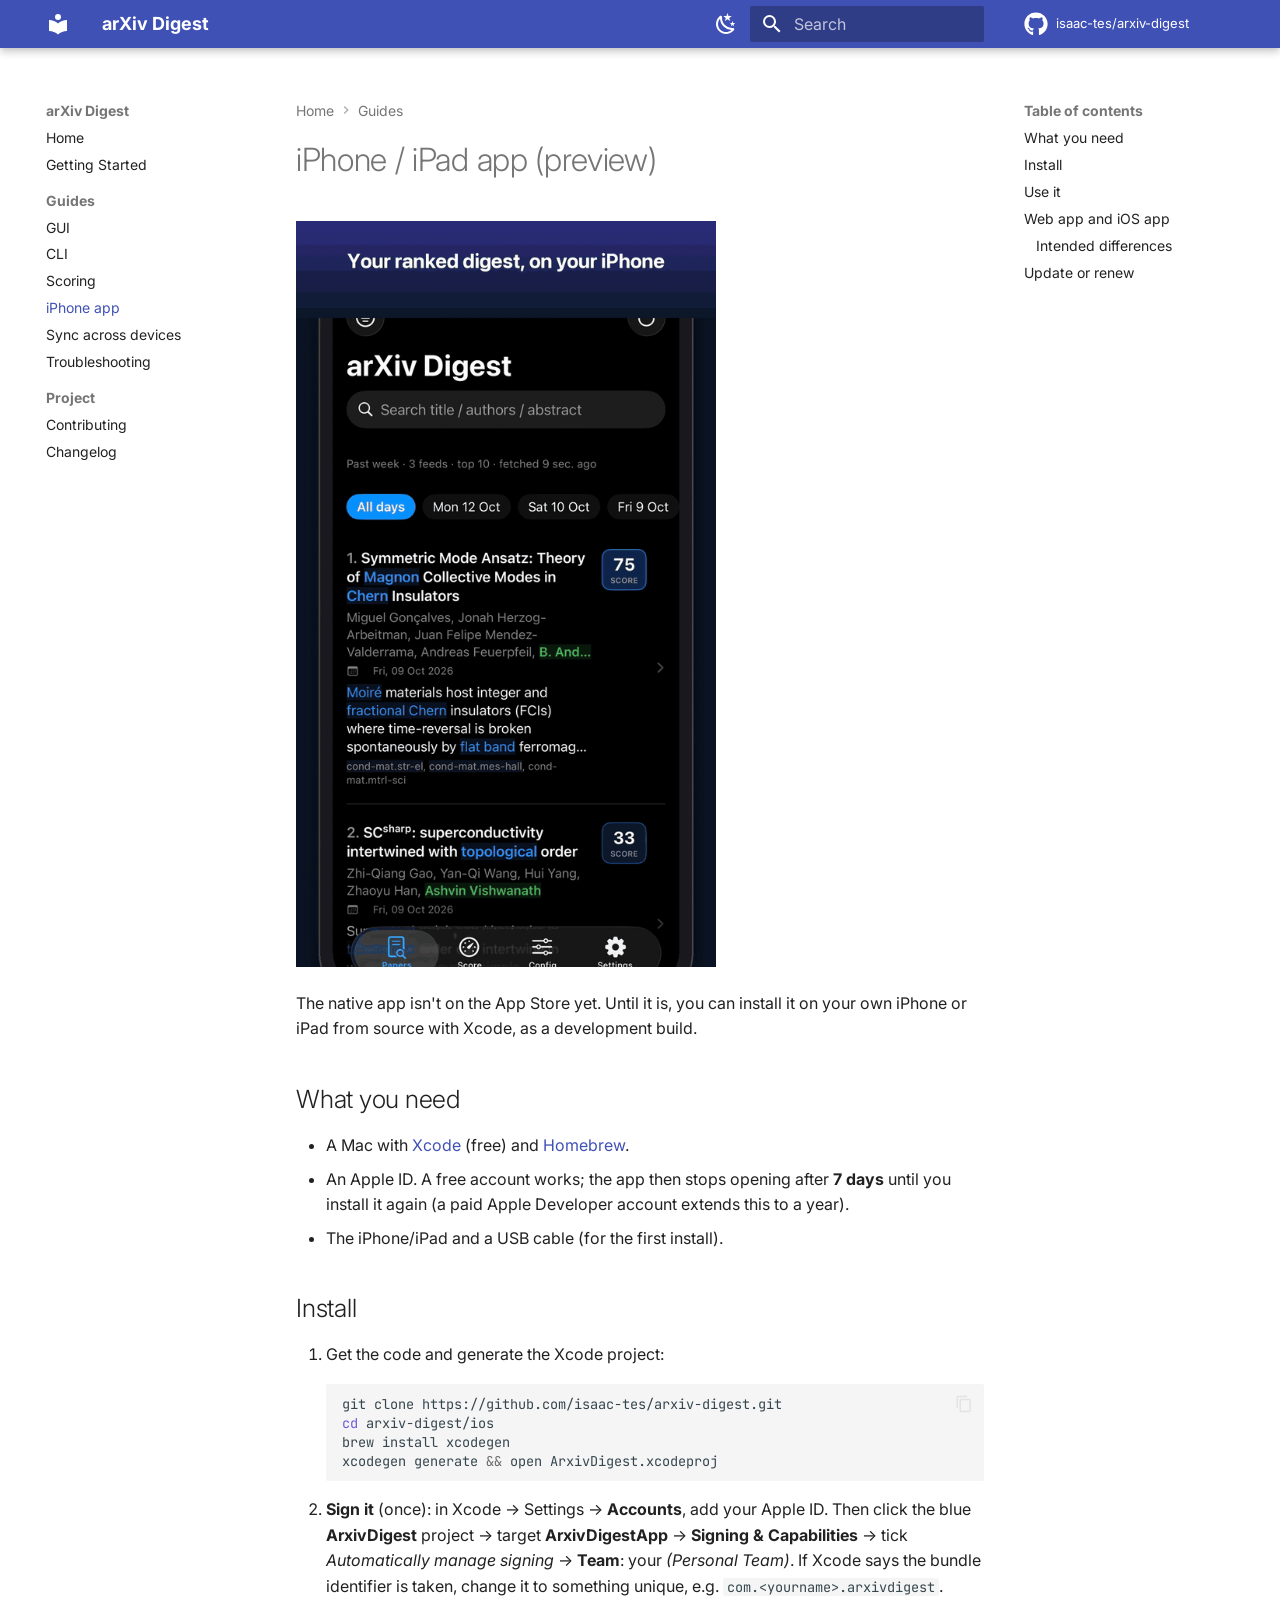
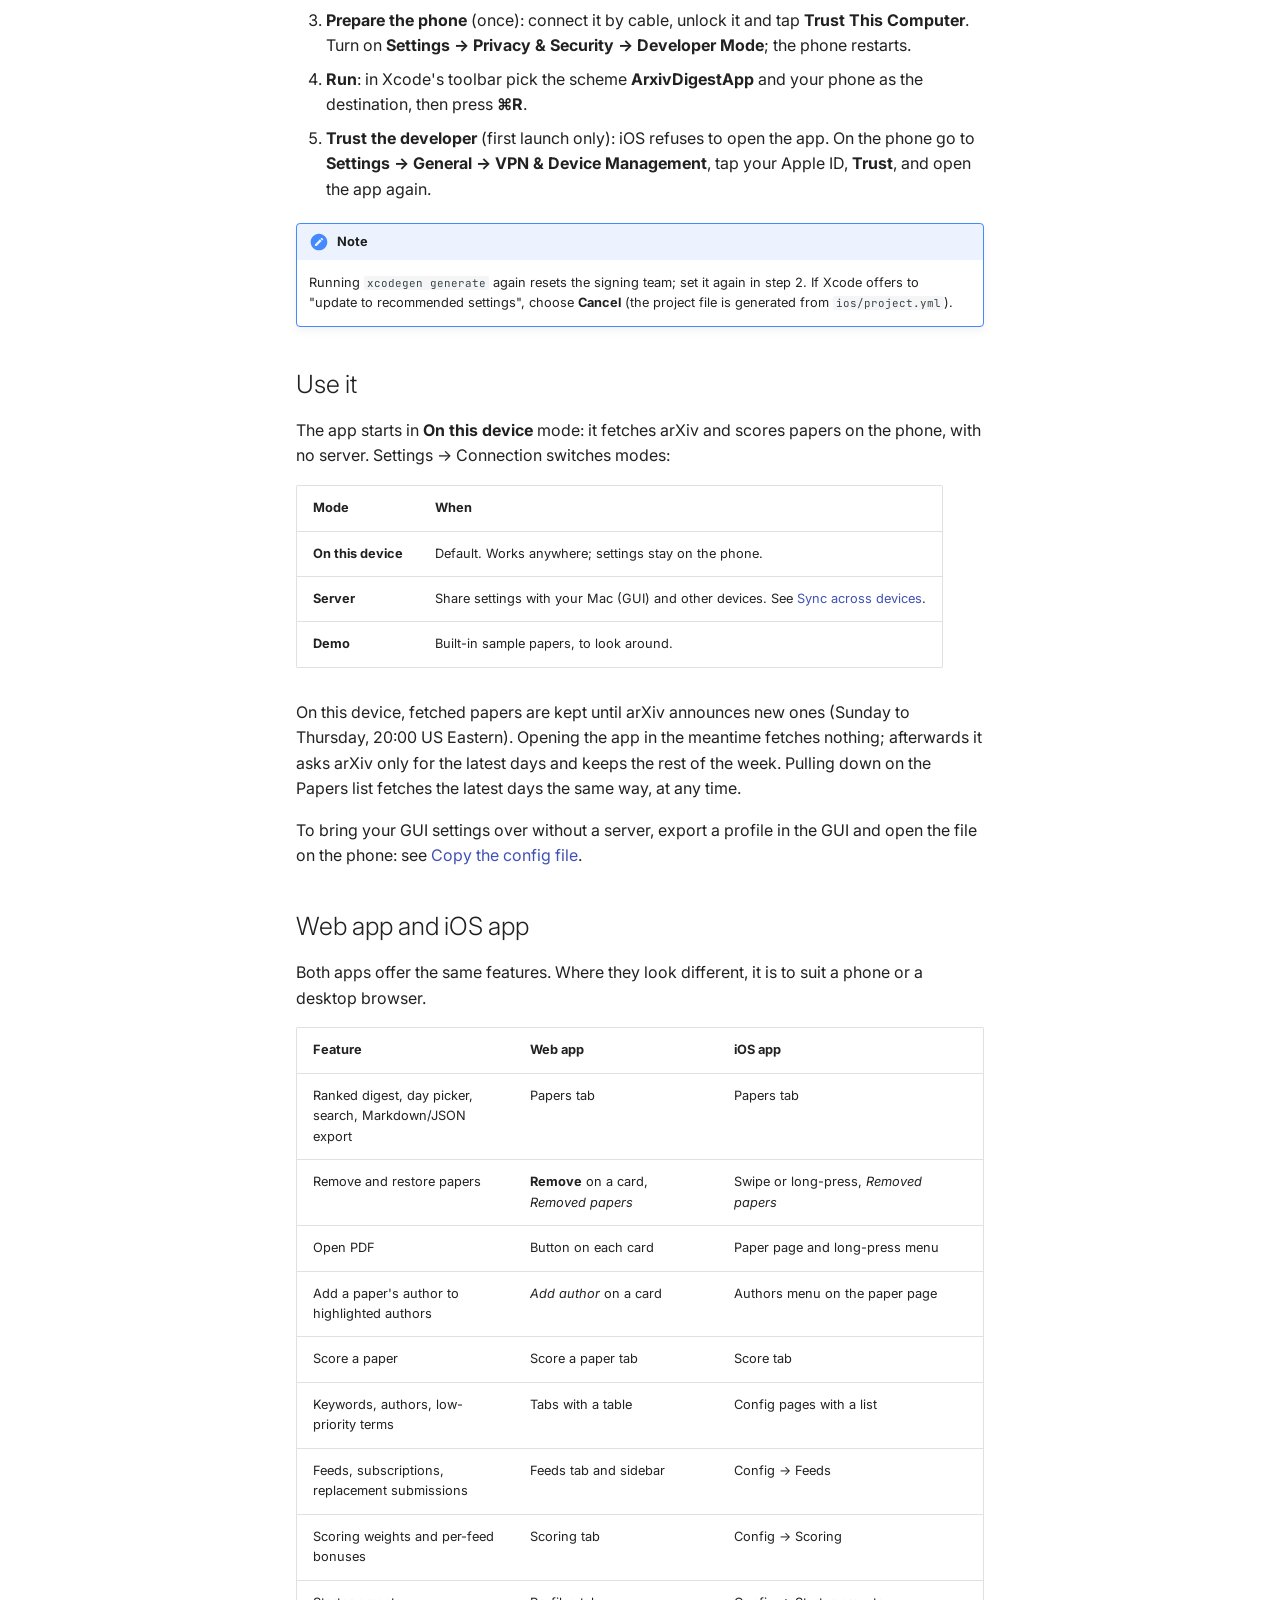
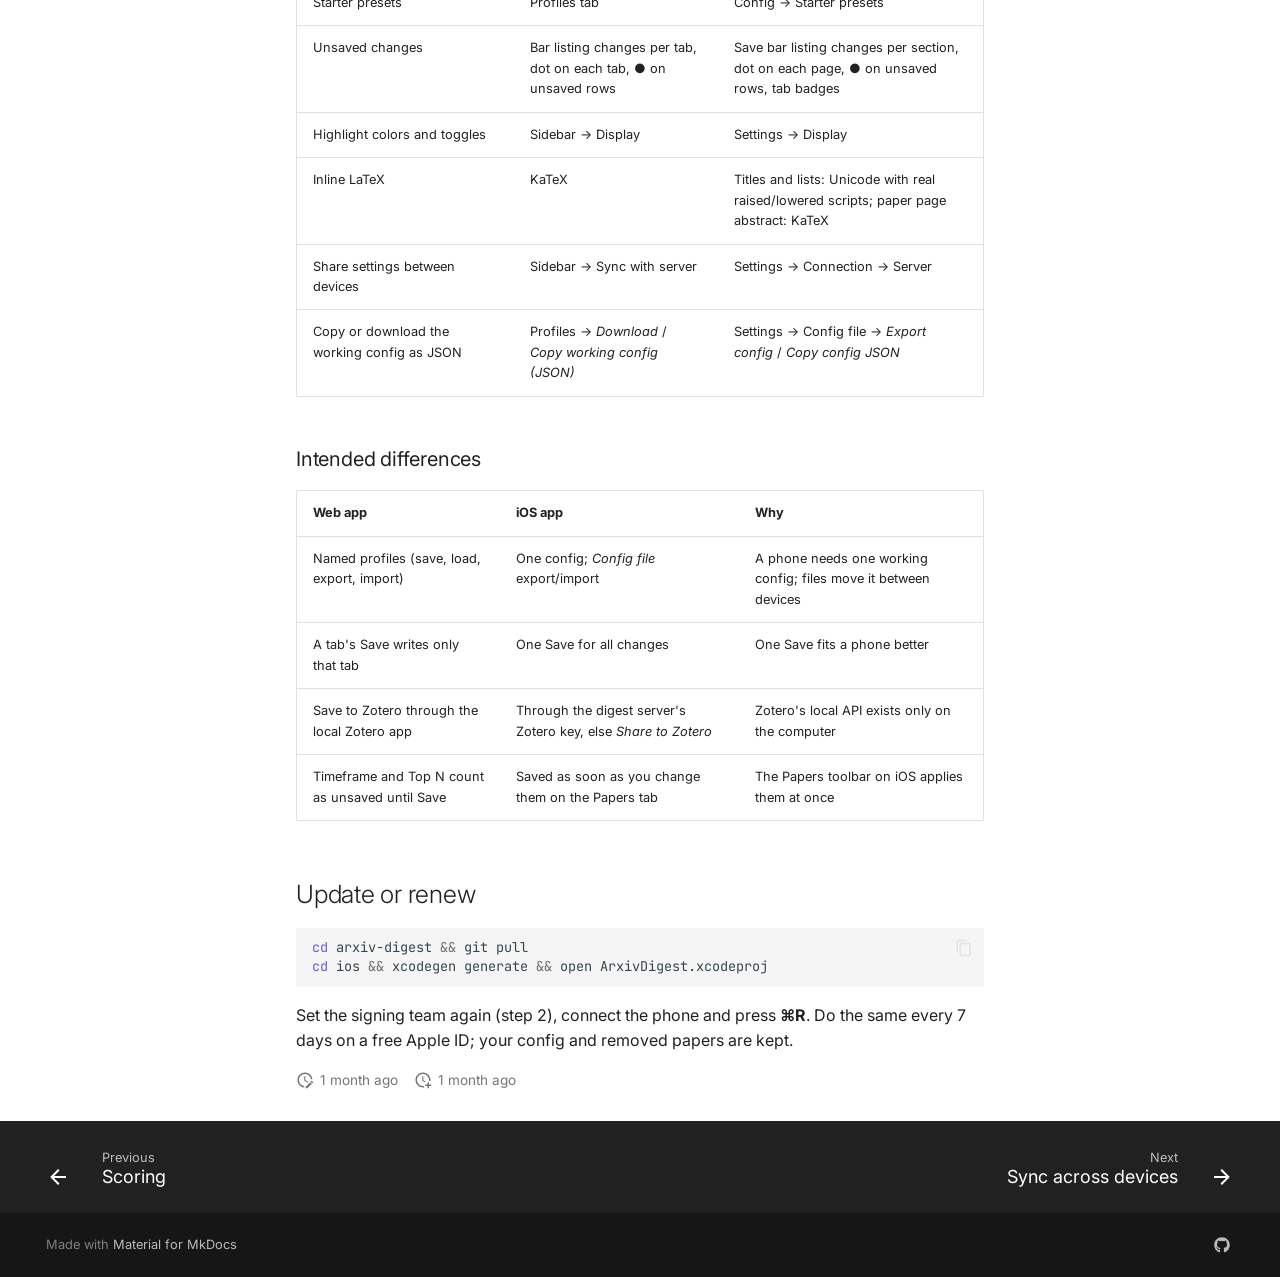
<file: ios-app/index.html>
<!doctype html>
<html lang="en" class="no-js">
  <head>
    
      <meta charset="utf-8">
      <meta name="viewport" content="width=device-width,initial-scale=1">
      
        <meta name="description" content="Score and rank fresh arXiv papers from any category, via a CLI or a Streamlit GUI.">
      
      
        <meta name="author" content="isaac-tes">
      
      
        <link rel="canonical" href="https://isaac-tes.github.io/arxiv-digest/ios-app/">
      
      
        <link rel="prev" href="../scoring/">
      
      
        <link rel="next" href="../deploy/">
      
      
        
      
      
      <link rel="icon" href="../assets/images/favicon.png">
      <meta name="generator" content="mkdocs-1.6.1, mkdocs-material-9.7.6">
    
    
      
        <title>iPhone app - arXiv Digest</title>
      
    
    
      <link rel="stylesheet" href="../assets/stylesheets/main.484c7ddc.min.css">
      
        
        <link rel="stylesheet" href="../assets/stylesheets/palette.ab4e12ef.min.css">
      
      


    
    
      
    
    
      
        
        
        <link rel="preconnect" href="https://fonts.gstatic.com" crossorigin>
        <link rel="stylesheet" href="https://fonts.googleapis.com/css?family=Inter:300,300i,400,400i,700,700i%7CJetBrains+Mono:400,400i,700,700i&display=fallback">
        <style>:root{--md-text-font:"Inter";--md-code-font:"JetBrains Mono"}</style>
      
    
    
      <link rel="stylesheet" href="../css/timeago.css">
    
      <link rel="stylesheet" href="../stylesheets/extra.css">
    
    <script>__md_scope=new URL("..",location),__md_hash=e=>[...e].reduce(((e,_)=>(e<<5)-e+_.charCodeAt(0)),0),__md_get=(e,_=localStorage,t=__md_scope)=>JSON.parse(_.getItem(t.pathname+"."+e)),__md_set=(e,_,t=localStorage,a=__md_scope)=>{try{t.setItem(a.pathname+"."+e,JSON.stringify(_))}catch(e){}}</script>
    
      

    
    
  </head>
  
  
    
    
      
    
    
    
    
    <body dir="ltr" data-md-color-scheme="default" data-md-color-primary="indigo" data-md-color-accent="teal">
  
    
    <input class="md-toggle" data-md-toggle="drawer" type="checkbox" id="__drawer" autocomplete="off">
    <input class="md-toggle" data-md-toggle="search" type="checkbox" id="__search" autocomplete="off">
    <label class="md-overlay" for="__drawer"></label>
    <div data-md-component="skip">
      
        
        <a href="#iphone-ipad-app-preview" class="md-skip">
          Skip to content
        </a>
      
    </div>
    <div data-md-component="announce">
      
    </div>
    
    
      

  

<header class="md-header md-header--shadow" data-md-component="header">
  <nav class="md-header__inner md-grid" aria-label="Header">
    <a href=".." title="arXiv Digest" class="md-header__button md-logo" aria-label="arXiv Digest" data-md-component="logo">
      
  
  <svg xmlns="http://www.w3.org/2000/svg" viewBox="0 0 24 24"><path d="M12 8a3 3 0 0 0 3-3 3 3 0 0 0-3-3 3 3 0 0 0-3 3 3 3 0 0 0 3 3m0 3.54C9.64 9.35 6.5 8 3 8v11c3.5 0 6.64 1.35 9 3.54 2.36-2.19 5.5-3.54 9-3.54V8c-3.5 0-6.64 1.35-9 3.54"/></svg>

    </a>
    <label class="md-header__button md-icon" for="__drawer">
      
      <svg xmlns="http://www.w3.org/2000/svg" viewBox="0 0 24 24"><path d="M3 6h18v2H3zm0 5h18v2H3zm0 5h18v2H3z"/></svg>
    </label>
    <div class="md-header__title" data-md-component="header-title">
      <div class="md-header__ellipsis">
        <div class="md-header__topic">
          <span class="md-ellipsis">
            arXiv Digest
          </span>
        </div>
        <div class="md-header__topic" data-md-component="header-topic">
          <span class="md-ellipsis">
            
              iPhone app
            
          </span>
        </div>
      </div>
    </div>
    
      
        <form class="md-header__option" data-md-component="palette">
  
    
    
    
    <input class="md-option" data-md-color-media="" data-md-color-scheme="default" data-md-color-primary="indigo" data-md-color-accent="teal"  aria-label="Switch to dark mode"  type="radio" name="__palette" id="__palette_0">
    
      <label class="md-header__button md-icon" title="Switch to dark mode" for="__palette_1" hidden>
        <svg xmlns="http://www.w3.org/2000/svg" viewBox="0 0 24 24"><path d="m17.75 4.09-2.53 1.94.91 3.06-2.63-1.81-2.63 1.81.91-3.06-2.53-1.94L12.44 4l1.06-3 1.06 3zm3.5 6.91-1.64 1.25.59 1.98-1.7-1.17-1.7 1.17.59-1.98L15.75 11l2.06-.05L18.5 9l.69 1.95zm-2.28 4.95c.83-.08 1.72 1.1 1.19 1.85-.32.45-.66.87-1.08 1.27C15.17 23 8.84 23 4.94 19.07c-3.91-3.9-3.91-10.24 0-14.14.4-.4.82-.76 1.27-1.08.75-.53 1.93.36 1.85 1.19-.27 2.86.69 5.83 2.89 8.02a9.96 9.96 0 0 0 8.02 2.89m-1.64 2.02a12.08 12.08 0 0 1-7.8-3.47c-2.17-2.19-3.33-5-3.49-7.82-2.81 3.14-2.7 7.96.31 10.98 3.02 3.01 7.84 3.12 10.98.31"/></svg>
      </label>
    
  
    
    
    
    <input class="md-option" data-md-color-media="" data-md-color-scheme="slate" data-md-color-primary="indigo" data-md-color-accent="teal"  aria-label="Switch to light mode"  type="radio" name="__palette" id="__palette_1">
    
      <label class="md-header__button md-icon" title="Switch to light mode" for="__palette_0" hidden>
        <svg xmlns="http://www.w3.org/2000/svg" viewBox="0 0 24 24"><path d="M12 7a5 5 0 0 1 5 5 5 5 0 0 1-5 5 5 5 0 0 1-5-5 5 5 0 0 1 5-5m0 2a3 3 0 0 0-3 3 3 3 0 0 0 3 3 3 3 0 0 0 3-3 3 3 0 0 0-3-3m0-7 2.39 3.42C13.65 5.15 12.84 5 12 5s-1.65.15-2.39.42zM3.34 7l4.16-.35A7.2 7.2 0 0 0 5.94 8.5c-.44.74-.69 1.5-.83 2.29zm.02 10 1.76-3.77a7.131 7.131 0 0 0 2.38 4.14zM20.65 7l-1.77 3.79a7.02 7.02 0 0 0-2.38-4.15zm-.01 10-4.14.36c.59-.51 1.12-1.14 1.54-1.86.42-.73.69-1.5.83-2.29zM12 22l-2.41-3.44c.74.27 1.55.44 2.41.44.82 0 1.63-.17 2.37-.44z"/></svg>
      </label>
    
  
</form>
      
    
    
      <script>var palette=__md_get("__palette");if(palette&&palette.color){if("(prefers-color-scheme)"===palette.color.media){var media=matchMedia("(prefers-color-scheme: light)"),input=document.querySelector(media.matches?"[data-md-color-media='(prefers-color-scheme: light)']":"[data-md-color-media='(prefers-color-scheme: dark)']");palette.color.media=input.getAttribute("data-md-color-media"),palette.color.scheme=input.getAttribute("data-md-color-scheme"),palette.color.primary=input.getAttribute("data-md-color-primary"),palette.color.accent=input.getAttribute("data-md-color-accent")}for(var[key,value]of Object.entries(palette.color))document.body.setAttribute("data-md-color-"+key,value)}</script>
    
    
    
      
      
        <label class="md-header__button md-icon" for="__search">
          
          <svg xmlns="http://www.w3.org/2000/svg" viewBox="0 0 24 24"><path d="M9.5 3A6.5 6.5 0 0 1 16 9.5c0 1.61-.59 3.09-1.56 4.23l.27.27h.79l5 5-1.5 1.5-5-5v-.79l-.27-.27A6.52 6.52 0 0 1 9.5 16 6.5 6.5 0 0 1 3 9.5 6.5 6.5 0 0 1 9.5 3m0 2C7 5 5 7 5 9.5S7 14 9.5 14 14 12 14 9.5 12 5 9.5 5"/></svg>
        </label>
        <div class="md-search" data-md-component="search" role="dialog">
  <label class="md-search__overlay" for="__search"></label>
  <div class="md-search__inner" role="search">
    <form class="md-search__form" name="search">
      <input type="text" class="md-search__input" name="query" aria-label="Search" placeholder="Search" autocapitalize="off" autocorrect="off" autocomplete="off" spellcheck="false" data-md-component="search-query" required>
      <label class="md-search__icon md-icon" for="__search">
        
        <svg xmlns="http://www.w3.org/2000/svg" viewBox="0 0 24 24"><path d="M9.5 3A6.5 6.5 0 0 1 16 9.5c0 1.61-.59 3.09-1.56 4.23l.27.27h.79l5 5-1.5 1.5-5-5v-.79l-.27-.27A6.52 6.52 0 0 1 9.5 16 6.5 6.5 0 0 1 3 9.5 6.5 6.5 0 0 1 9.5 3m0 2C7 5 5 7 5 9.5S7 14 9.5 14 14 12 14 9.5 12 5 9.5 5"/></svg>
        
        <svg xmlns="http://www.w3.org/2000/svg" viewBox="0 0 24 24"><path d="M20 11v2H8l5.5 5.5-1.42 1.42L4.16 12l7.92-7.92L13.5 5.5 8 11z"/></svg>
      </label>
      <nav class="md-search__options" aria-label="Search">
        
          <a href="javascript:void(0)" class="md-search__icon md-icon" title="Share" aria-label="Share" data-clipboard data-clipboard-text="" data-md-component="search-share" tabindex="-1">
            
            <svg xmlns="http://www.w3.org/2000/svg" viewBox="0 0 24 24"><path d="M18 16.08c-.76 0-1.44.3-1.96.77L8.91 12.7c.05-.23.09-.46.09-.7s-.04-.47-.09-.7l7.05-4.11c.54.5 1.25.81 2.04.81a3 3 0 0 0 3-3 3 3 0 0 0-3-3 3 3 0 0 0-3 3c0 .24.04.47.09.7L8.04 9.81C7.5 9.31 6.79 9 6 9a3 3 0 0 0-3 3 3 3 0 0 0 3 3c.79 0 1.5-.31 2.04-.81l7.12 4.15c-.05.21-.08.43-.08.66 0 1.61 1.31 2.91 2.92 2.91s2.92-1.3 2.92-2.91A2.92 2.92 0 0 0 18 16.08"/></svg>
          </a>
        
        <button type="reset" class="md-search__icon md-icon" title="Clear" aria-label="Clear" tabindex="-1">
          
          <svg xmlns="http://www.w3.org/2000/svg" viewBox="0 0 24 24"><path d="M19 6.41 17.59 5 12 10.59 6.41 5 5 6.41 10.59 12 5 17.59 6.41 19 12 13.41 17.59 19 19 17.59 13.41 12z"/></svg>
        </button>
      </nav>
      
        <div class="md-search__suggest" data-md-component="search-suggest"></div>
      
    </form>
    <div class="md-search__output">
      <div class="md-search__scrollwrap" tabindex="0" data-md-scrollfix>
        <div class="md-search-result" data-md-component="search-result">
          <div class="md-search-result__meta">
            Initializing search
          </div>
          <ol class="md-search-result__list" role="presentation"></ol>
        </div>
      </div>
    </div>
  </div>
</div>
      
    
    
      <div class="md-header__source">
        <a href="https://github.com/isaac-tes/arxiv-digest" title="Go to repository" class="md-source" data-md-component="source">
  <div class="md-source__icon md-icon">
    
    <svg xmlns="http://www.w3.org/2000/svg" viewBox="0 0 512 512"><!--! Font Awesome Free 7.1.0 by @fontawesome - https://fontawesome.com License - https://fontawesome.com/license/free (Icons: CC BY 4.0, Fonts: SIL OFL 1.1, Code: MIT License) Copyright 2025 Fonticons, Inc.--><path d="M173.9 397.4c0 2-2.3 3.6-5.2 3.6-3.3.3-5.6-1.3-5.6-3.6 0-2 2.3-3.6 5.2-3.6 3-.3 5.6 1.3 5.6 3.6m-31.1-4.5c-.7 2 1.3 4.3 4.3 4.9 2.6 1 5.6 0 6.2-2s-1.3-4.3-4.3-5.2c-2.6-.7-5.5.3-6.2 2.3m44.2-1.7c-2.9.7-4.9 2.6-4.6 4.9.3 2 2.9 3.3 5.9 2.6 2.9-.7 4.9-2.6 4.6-4.6-.3-1.9-3-3.2-5.9-2.9M252.8 8C114.1 8 8 113.3 8 252c0 110.9 69.8 205.8 169.5 239.2 12.8 2.3 17.3-5.6 17.3-12.1 0-6.2-.3-40.4-.3-61.4 0 0-70 15-84.7-29.8 0 0-11.4-29.1-27.8-36.6 0 0-22.9-15.7 1.6-15.4 0 0 24.9 2 38.6 25.8 21.9 38.6 58.6 27.5 72.9 20.9 2.3-16 8.8-27.1 16-33.7-55.9-6.2-112.3-14.3-112.3-110.5 0-27.5 7.6-41.3 23.6-58.9-2.6-6.5-11.1-33.3 2.6-67.9 20.9-6.5 69 27 69 27 20-5.6 41.5-8.5 62.8-8.5s42.8 2.9 62.8 8.5c0 0 48.1-33.6 69-27 13.7 34.7 5.2 61.4 2.6 67.9 16 17.7 25.8 31.5 25.8 58.9 0 96.5-58.9 104.2-114.8 110.5 9.2 7.9 17 22.9 17 46.4 0 33.7-.3 75.4-.3 83.6 0 6.5 4.6 14.4 17.3 12.1C436.2 457.8 504 362.9 504 252 504 113.3 391.5 8 252.8 8M105.2 352.9c-1.3 1-1 3.3.7 5.2 1.6 1.6 3.9 2.3 5.2 1 1.3-1 1-3.3-.7-5.2-1.6-1.6-3.9-2.3-5.2-1m-10.8-8.1c-.7 1.3.3 2.9 2.3 3.9 1.6 1 3.6.7 4.3-.7.7-1.3-.3-2.9-2.3-3.9-2-.6-3.6-.3-4.3.7m32.4 35.6c-1.6 1.3-1 4.3 1.3 6.2 2.3 2.3 5.2 2.6 6.5 1 1.3-1.3.7-4.3-1.3-6.2-2.2-2.3-5.2-2.6-6.5-1m-11.4-14.7c-1.6 1-1.6 3.6 0 5.9s4.3 3.3 5.6 2.3c1.6-1.3 1.6-3.9 0-6.2-1.4-2.3-4-3.3-5.6-2"/></svg>
  </div>
  <div class="md-source__repository">
    isaac-tes/arxiv-digest
  </div>
</a>
      </div>
    
  </nav>
  
</header>
    
    <div class="md-container" data-md-component="container">
      
      
        
          
        
      
      <main class="md-main" data-md-component="main">
        <div class="md-main__inner md-grid">
          
            
              
              <div class="md-sidebar md-sidebar--primary" data-md-component="sidebar" data-md-type="navigation" >
                <div class="md-sidebar__scrollwrap">
                  <div class="md-sidebar__inner">
                    



<nav class="md-nav md-nav--primary" aria-label="Navigation" data-md-level="0">
  <label class="md-nav__title" for="__drawer">
    <a href=".." title="arXiv Digest" class="md-nav__button md-logo" aria-label="arXiv Digest" data-md-component="logo">
      
  
  <svg xmlns="http://www.w3.org/2000/svg" viewBox="0 0 24 24"><path d="M12 8a3 3 0 0 0 3-3 3 3 0 0 0-3-3 3 3 0 0 0-3 3 3 3 0 0 0 3 3m0 3.54C9.64 9.35 6.5 8 3 8v11c3.5 0 6.64 1.35 9 3.54 2.36-2.19 5.5-3.54 9-3.54V8c-3.5 0-6.64 1.35-9 3.54"/></svg>

    </a>
    arXiv Digest
  </label>
  
    <div class="md-nav__source">
      <a href="https://github.com/isaac-tes/arxiv-digest" title="Go to repository" class="md-source" data-md-component="source">
  <div class="md-source__icon md-icon">
    
    <svg xmlns="http://www.w3.org/2000/svg" viewBox="0 0 512 512"><!--! Font Awesome Free 7.1.0 by @fontawesome - https://fontawesome.com License - https://fontawesome.com/license/free (Icons: CC BY 4.0, Fonts: SIL OFL 1.1, Code: MIT License) Copyright 2025 Fonticons, Inc.--><path d="M173.9 397.4c0 2-2.3 3.6-5.2 3.6-3.3.3-5.6-1.3-5.6-3.6 0-2 2.3-3.6 5.2-3.6 3-.3 5.6 1.3 5.6 3.6m-31.1-4.5c-.7 2 1.3 4.3 4.3 4.9 2.6 1 5.6 0 6.2-2s-1.3-4.3-4.3-5.2c-2.6-.7-5.5.3-6.2 2.3m44.2-1.7c-2.9.7-4.9 2.6-4.6 4.9.3 2 2.9 3.3 5.9 2.6 2.9-.7 4.9-2.6 4.6-4.6-.3-1.9-3-3.2-5.9-2.9M252.8 8C114.1 8 8 113.3 8 252c0 110.9 69.8 205.8 169.5 239.2 12.8 2.3 17.3-5.6 17.3-12.1 0-6.2-.3-40.4-.3-61.4 0 0-70 15-84.7-29.8 0 0-11.4-29.1-27.8-36.6 0 0-22.9-15.7 1.6-15.4 0 0 24.9 2 38.6 25.8 21.9 38.6 58.6 27.5 72.9 20.9 2.3-16 8.8-27.1 16-33.7-55.9-6.2-112.3-14.3-112.3-110.5 0-27.5 7.6-41.3 23.6-58.9-2.6-6.5-11.1-33.3 2.6-67.9 20.9-6.5 69 27 69 27 20-5.6 41.5-8.5 62.8-8.5s42.8 2.9 62.8 8.5c0 0 48.1-33.6 69-27 13.7 34.7 5.2 61.4 2.6 67.9 16 17.7 25.8 31.5 25.8 58.9 0 96.5-58.9 104.2-114.8 110.5 9.2 7.9 17 22.9 17 46.4 0 33.7-.3 75.4-.3 83.6 0 6.5 4.6 14.4 17.3 12.1C436.2 457.8 504 362.9 504 252 504 113.3 391.5 8 252.8 8M105.2 352.9c-1.3 1-1 3.3.7 5.2 1.6 1.6 3.9 2.3 5.2 1 1.3-1 1-3.3-.7-5.2-1.6-1.6-3.9-2.3-5.2-1m-10.8-8.1c-.7 1.3.3 2.9 2.3 3.9 1.6 1 3.6.7 4.3-.7.7-1.3-.3-2.9-2.3-3.9-2-.6-3.6-.3-4.3.7m32.4 35.6c-1.6 1.3-1 4.3 1.3 6.2 2.3 2.3 5.2 2.6 6.5 1 1.3-1.3.7-4.3-1.3-6.2-2.2-2.3-5.2-2.6-6.5-1m-11.4-14.7c-1.6 1-1.6 3.6 0 5.9s4.3 3.3 5.6 2.3c1.6-1.3 1.6-3.9 0-6.2-1.4-2.3-4-3.3-5.6-2"/></svg>
  </div>
  <div class="md-source__repository">
    isaac-tes/arxiv-digest
  </div>
</a>
    </div>
  
  <ul class="md-nav__list" data-md-scrollfix>
    
      
      
  
  
  
  
    <li class="md-nav__item">
      <a href=".." class="md-nav__link">
        
  
  
  <span class="md-ellipsis">
    
  
    Home
  

    
  </span>
  
  

      </a>
    </li>
  

    
      
      
  
  
  
  
    <li class="md-nav__item">
      <a href="../quickstart/" class="md-nav__link">
        
  
  
  <span class="md-ellipsis">
    
  
    Getting Started
  

    
  </span>
  
  

      </a>
    </li>
  

    
      
      
  
  
    
  
  
  
    
    
      
        
      
        
      
        
      
        
      
        
      
        
      
    
    
    
      
        
        
      
    
    
    <li class="md-nav__item md-nav__item--active md-nav__item--section md-nav__item--nested">
      
        
        
        <input class="md-nav__toggle md-toggle " type="checkbox" id="__nav_3" checked>
        
          
          <label class="md-nav__link" for="__nav_3" id="__nav_3_label" tabindex="">
            
  
  
  <span class="md-ellipsis">
    
  
    Guides
  

    
  </span>
  
  

            <span class="md-nav__icon md-icon"></span>
          </label>
        
        <nav class="md-nav" data-md-level="1" aria-labelledby="__nav_3_label" aria-expanded="true">
          <label class="md-nav__title" for="__nav_3">
            <span class="md-nav__icon md-icon"></span>
            
  
    Guides
  

          </label>
          <ul class="md-nav__list" data-md-scrollfix>
            
              
                
  
  
  
  
    <li class="md-nav__item">
      <a href="../gui-guide/" class="md-nav__link">
        
  
  
  <span class="md-ellipsis">
    
  
    GUI
  

    
  </span>
  
  

      </a>
    </li>
  

              
            
              
                
  
  
  
  
    <li class="md-nav__item">
      <a href="../cli-guide/" class="md-nav__link">
        
  
  
  <span class="md-ellipsis">
    
  
    CLI
  

    
  </span>
  
  

      </a>
    </li>
  

              
            
              
                
  
  
  
  
    <li class="md-nav__item">
      <a href="../scoring/" class="md-nav__link">
        
  
  
  <span class="md-ellipsis">
    
  
    Scoring
  

    
  </span>
  
  

      </a>
    </li>
  

              
            
              
                
  
  
    
  
  
  
    <li class="md-nav__item md-nav__item--active">
      
      <input class="md-nav__toggle md-toggle" type="checkbox" id="__toc">
      
      
        
      
      
        <label class="md-nav__link md-nav__link--active" for="__toc">
          
  
  
  <span class="md-ellipsis">
    
  
    iPhone app
  

    
  </span>
  
  

          <span class="md-nav__icon md-icon"></span>
        </label>
      
      <a href="./" class="md-nav__link md-nav__link--active">
        
  
  
  <span class="md-ellipsis">
    
  
    iPhone app
  

    
  </span>
  
  

      </a>
      
        

<nav class="md-nav md-nav--secondary" aria-label="Table of contents">
  
  
  
    
  
  
    <label class="md-nav__title" for="__toc">
      <span class="md-nav__icon md-icon"></span>
      Table of contents
    </label>
    <ul class="md-nav__list" data-md-component="toc" data-md-scrollfix>
      
        <li class="md-nav__item">
  <a href="#what-you-need" class="md-nav__link">
    <span class="md-ellipsis">
      
        What you need
      
    </span>
  </a>
  
</li>
      
        <li class="md-nav__item">
  <a href="#install" class="md-nav__link">
    <span class="md-ellipsis">
      
        Install
      
    </span>
  </a>
  
</li>
      
        <li class="md-nav__item">
  <a href="#use-it" class="md-nav__link">
    <span class="md-ellipsis">
      
        Use it
      
    </span>
  </a>
  
</li>
      
        <li class="md-nav__item">
  <a href="#web-app-and-ios-app" class="md-nav__link">
    <span class="md-ellipsis">
      
        Web app and iOS app
      
    </span>
  </a>
  
    <nav class="md-nav" aria-label="Web app and iOS app">
      <ul class="md-nav__list">
        
          <li class="md-nav__item">
  <a href="#intended-differences" class="md-nav__link">
    <span class="md-ellipsis">
      
        Intended differences
      
    </span>
  </a>
  
</li>
        
      </ul>
    </nav>
  
</li>
      
        <li class="md-nav__item">
  <a href="#update-or-renew" class="md-nav__link">
    <span class="md-ellipsis">
      
        Update or renew
      
    </span>
  </a>
  
</li>
      
    </ul>
  
</nav>
      
    </li>
  

              
            
              
                
  
  
  
  
    <li class="md-nav__item">
      <a href="../deploy/" class="md-nav__link">
        
  
  
  <span class="md-ellipsis">
    
  
    Sync across devices
  

    
  </span>
  
  

      </a>
    </li>
  

              
            
              
                
  
  
  
  
    <li class="md-nav__item">
      <a href="../troubleshooting/" class="md-nav__link">
        
  
  
  <span class="md-ellipsis">
    
  
    Troubleshooting
  

    
  </span>
  
  

      </a>
    </li>
  

              
            
          </ul>
        </nav>
      
    </li>
  

    
      
      
  
  
  
  
    
    
      
        
      
        
      
    
    
    
      
        
        
      
    
    
    <li class="md-nav__item md-nav__item--section md-nav__item--nested">
      
        
        
        <input class="md-nav__toggle md-toggle " type="checkbox" id="__nav_4" >
        
          
          <label class="md-nav__link" for="__nav_4" id="__nav_4_label" tabindex="">
            
  
  
  <span class="md-ellipsis">
    
  
    Project
  

    
  </span>
  
  

            <span class="md-nav__icon md-icon"></span>
          </label>
        
        <nav class="md-nav" data-md-level="1" aria-labelledby="__nav_4_label" aria-expanded="false">
          <label class="md-nav__title" for="__nav_4">
            <span class="md-nav__icon md-icon"></span>
            
  
    Project
  

          </label>
          <ul class="md-nav__list" data-md-scrollfix>
            
              
                
  
  
  
  
    <li class="md-nav__item">
      <a href="../contributing/" class="md-nav__link">
        
  
  
  <span class="md-ellipsis">
    
  
    Contributing
  

    
  </span>
  
  

      </a>
    </li>
  

              
            
              
                
  
  
  
  
    <li class="md-nav__item">
      <a href="../changelog/" class="md-nav__link">
        
  
  
  <span class="md-ellipsis">
    
  
    Changelog
  

    
  </span>
  
  

      </a>
    </li>
  

              
            
          </ul>
        </nav>
      
    </li>
  

    
  </ul>
</nav>
                  </div>
                </div>
              </div>
            
            
              
              <div class="md-sidebar md-sidebar--secondary" data-md-component="sidebar" data-md-type="toc" >
                <div class="md-sidebar__scrollwrap">
                  <div class="md-sidebar__inner">
                    

<nav class="md-nav md-nav--secondary" aria-label="Table of contents">
  
  
  
    
  
  
    <label class="md-nav__title" for="__toc">
      <span class="md-nav__icon md-icon"></span>
      Table of contents
    </label>
    <ul class="md-nav__list" data-md-component="toc" data-md-scrollfix>
      
        <li class="md-nav__item">
  <a href="#what-you-need" class="md-nav__link">
    <span class="md-ellipsis">
      
        What you need
      
    </span>
  </a>
  
</li>
      
        <li class="md-nav__item">
  <a href="#install" class="md-nav__link">
    <span class="md-ellipsis">
      
        Install
      
    </span>
  </a>
  
</li>
      
        <li class="md-nav__item">
  <a href="#use-it" class="md-nav__link">
    <span class="md-ellipsis">
      
        Use it
      
    </span>
  </a>
  
</li>
      
        <li class="md-nav__item">
  <a href="#web-app-and-ios-app" class="md-nav__link">
    <span class="md-ellipsis">
      
        Web app and iOS app
      
    </span>
  </a>
  
    <nav class="md-nav" aria-label="Web app and iOS app">
      <ul class="md-nav__list">
        
          <li class="md-nav__item">
  <a href="#intended-differences" class="md-nav__link">
    <span class="md-ellipsis">
      
        Intended differences
      
    </span>
  </a>
  
</li>
        
      </ul>
    </nav>
  
</li>
      
        <li class="md-nav__item">
  <a href="#update-or-renew" class="md-nav__link">
    <span class="md-ellipsis">
      
        Update or renew
      
    </span>
  </a>
  
</li>
      
    </ul>
  
</nav>
                  </div>
                </div>
              </div>
            
          
          
            <div class="md-content" data-md-component="content">
              
                



  


  <nav class="md-path" aria-label="Navigation" >
    <ol class="md-path__list">
      
        
  
  
    <li class="md-path__item">
      <a href=".." class="md-path__link">
        
  <span class="md-ellipsis">
    Home
  </span>

      </a>
    </li>
  

      
      
        
  
  
    
    
      <li class="md-path__item">
        <a href="../gui-guide/" class="md-path__link">
          
  <span class="md-ellipsis">
    Guides
  </span>

        </a>
      </li>
    
  

      
    </ol>
  </nav>

              
              <article class="md-content__inner md-typeset">
                
                  


  
  


<h1 id="iphone-ipad-app-preview">iPhone / iPad app (preview)<a class="headerlink" href="#iphone-ipad-app-preview" title="Permanent link">&para;</a></h1>
<p><img alt="The iPhone app: the ranked digest, a paper page with highlights, PDF and Zotero, swiping a paper away and restoring it, filtering by day, Score a paper, the Config tab with unsaved changes, keywords, authors, categories, weights and presets, and Settings with on-device or server mode and config as JSON" src="../assets/ios-showcase.gif" width="420" /></p>
<p>The native app isn't on the App Store yet. Until it is, you can install it on
your own iPhone or iPad from source with Xcode, as a development build.</p>
<h2 id="what-you-need">What you need<a class="headerlink" href="#what-you-need" title="Permanent link">&para;</a></h2>
<ul>
<li>A Mac with <a href="https://apps.apple.com/app/xcode/id497799835">Xcode</a> (free) and
  <a href="https://brew.sh">Homebrew</a>.</li>
<li>An Apple ID. A free account works; the app then stops opening after <strong>7 days</strong>
  until you install it again (a paid Apple Developer account extends this to a
  year).</li>
<li>The iPhone/iPad and a USB cable (for the first install).</li>
</ul>
<h2 id="install">Install<a class="headerlink" href="#install" title="Permanent link">&para;</a></h2>
<ol>
<li>Get the code and generate the Xcode project:
   <div class="language-bash highlight"><pre><span></span><code><span id="__span-0-1"><a id="__codelineno-0-1" name="__codelineno-0-1" href="#__codelineno-0-1"></a>git<span class="w"> </span>clone<span class="w"> </span>https://github.com/isaac-tes/arxiv-digest.git
</span><span id="__span-0-2"><a id="__codelineno-0-2" name="__codelineno-0-2" href="#__codelineno-0-2"></a><span class="nb">cd</span><span class="w"> </span>arxiv-digest/ios
</span><span id="__span-0-3"><a id="__codelineno-0-3" name="__codelineno-0-3" href="#__codelineno-0-3"></a>brew<span class="w"> </span>install<span class="w"> </span>xcodegen
</span><span id="__span-0-4"><a id="__codelineno-0-4" name="__codelineno-0-4" href="#__codelineno-0-4"></a>xcodegen<span class="w"> </span>generate<span class="w"> </span><span class="o">&amp;&amp;</span><span class="w"> </span>open<span class="w"> </span>ArxivDigest.xcodeproj
</span></code></pre></div></li>
<li><strong>Sign it</strong> (once): in Xcode → Settings → <strong>Accounts</strong>, add your Apple ID.
   Then click the blue <strong>ArxivDigest</strong> project → target <strong>ArxivDigestApp</strong> →
   <strong>Signing &amp; Capabilities</strong> → tick <em>Automatically manage signing</em> → <strong>Team</strong>:
   your <em>(Personal Team)</em>. If Xcode says the bundle identifier is taken, change
   it to something unique, e.g. <code>com.&lt;yourname&gt;.arxivdigest</code>.</li>
<li><strong>Prepare the phone</strong> (once): connect it by cable, unlock it and tap <strong>Trust
   This Computer</strong>. Turn on <strong>Settings → Privacy &amp; Security → Developer Mode</strong>;
   the phone restarts.</li>
<li><strong>Run</strong>: in Xcode's toolbar pick the scheme <strong>ArxivDigestApp</strong> and your phone
   as the destination, then press <strong>⌘R</strong>.</li>
<li><strong>Trust the developer</strong> (first launch only): iOS refuses to open the app.
   On the phone go to <strong>Settings → General → VPN &amp; Device Management</strong>, tap your
   Apple ID, <strong>Trust</strong>, and open the app again.</li>
</ol>
<div class="admonition note">
<p class="admonition-title">Note</p>
<p>Running <code>xcodegen generate</code> again resets the signing team; set it again in
step 2. If Xcode offers to "update to recommended settings", choose <strong>Cancel</strong>
(the project file is generated from <code>ios/project.yml</code>).</p>
</div>
<h2 id="use-it">Use it<a class="headerlink" href="#use-it" title="Permanent link">&para;</a></h2>
<p>The app starts in <strong>On this device</strong> mode: it fetches arXiv and scores papers on
the phone, with no server. Settings → Connection switches modes:</p>
<table>
<thead>
<tr>
<th>Mode</th>
<th>When</th>
</tr>
</thead>
<tbody>
<tr>
<td><strong>On this device</strong></td>
<td>Default. Works anywhere; settings stay on the phone.</td>
</tr>
<tr>
<td><strong>Server</strong></td>
<td>Share settings with your Mac (GUI) and other devices. See <a href="../deploy/">Sync across devices</a>.</td>
</tr>
<tr>
<td><strong>Demo</strong></td>
<td>Built-in sample papers, to look around.</td>
</tr>
</tbody>
</table>
<p>On this device, fetched papers are kept until arXiv announces new ones
(Sunday to Thursday, 20:00 US Eastern). Opening the app in the meantime fetches nothing;
afterwards it asks arXiv only for the latest days and keeps the rest of the
week. Pulling down on the Papers list fetches the latest days the same way, at any time.</p>
<p>To bring your GUI settings over without a server, export a profile in the GUI
and open the file on the phone: see <a href="../deploy/#copy-the-config-file-without-a-server">Copy the config file</a>.</p>
<h2 id="web-app-and-ios-app">Web app and iOS app<a class="headerlink" href="#web-app-and-ios-app" title="Permanent link">&para;</a></h2>
<p>Both apps offer the same features. Where they look different, it is to suit a
phone or a desktop browser.</p>
<table>
<thead>
<tr>
<th>Feature</th>
<th>Web app</th>
<th>iOS app</th>
</tr>
</thead>
<tbody>
<tr>
<td>Ranked digest, day picker, search, Markdown/JSON export</td>
<td>Papers tab</td>
<td>Papers tab</td>
</tr>
<tr>
<td>Remove and restore papers</td>
<td><strong>Remove</strong> on a card, <em>Removed papers</em></td>
<td>Swipe or long-press, <em>Removed papers</em></td>
</tr>
<tr>
<td>Open PDF</td>
<td>Button on each card</td>
<td>Paper page and long-press menu</td>
</tr>
<tr>
<td>Add a paper's author to highlighted authors</td>
<td><em>Add author</em> on a card</td>
<td>Authors menu on the paper page</td>
</tr>
<tr>
<td>Score a paper</td>
<td>Score a paper tab</td>
<td>Score tab</td>
</tr>
<tr>
<td>Keywords, authors, low-priority terms</td>
<td>Tabs with a table</td>
<td>Config pages with a list</td>
</tr>
<tr>
<td>Feeds, subscriptions, replacement submissions</td>
<td>Feeds tab and sidebar</td>
<td>Config → Feeds</td>
</tr>
<tr>
<td>Scoring weights and per-feed bonuses</td>
<td>Scoring tab</td>
<td>Config → Scoring</td>
</tr>
<tr>
<td>Starter presets</td>
<td>Profiles tab</td>
<td>Config → Starter presets</td>
</tr>
<tr>
<td>Unsaved changes</td>
<td>Bar listing changes per tab, dot on each tab, ● on unsaved rows</td>
<td>Save bar listing changes per section, dot on each page, ● on unsaved rows, tab badges</td>
</tr>
<tr>
<td>Highlight colors and toggles</td>
<td>Sidebar → Display</td>
<td>Settings → Display</td>
</tr>
<tr>
<td>Inline LaTeX</td>
<td>KaTeX</td>
<td>Titles and lists: Unicode with real raised/lowered scripts; paper page abstract: KaTeX</td>
</tr>
<tr>
<td>Share settings between devices</td>
<td>Sidebar → Sync with server</td>
<td>Settings → Connection → Server</td>
</tr>
<tr>
<td>Copy or download the working config as JSON</td>
<td>Profiles → <em>Download</em> / <em>Copy working config (JSON)</em></td>
<td>Settings → Config file → <em>Export config</em> / <em>Copy config JSON</em></td>
</tr>
</tbody>
</table>
<h3 id="intended-differences">Intended differences<a class="headerlink" href="#intended-differences" title="Permanent link">&para;</a></h3>
<table>
<thead>
<tr>
<th>Web app</th>
<th>iOS app</th>
<th>Why</th>
</tr>
</thead>
<tbody>
<tr>
<td>Named profiles (save, load, export, import)</td>
<td>One config; <em>Config file</em> export/import</td>
<td>A phone needs one working config; files move it between devices</td>
</tr>
<tr>
<td>A tab's Save writes only that tab</td>
<td>One Save for all changes</td>
<td>One Save fits a phone better</td>
</tr>
<tr>
<td>Save to Zotero through the local Zotero app</td>
<td>Through the digest server's Zotero key, else <em>Share to Zotero</em></td>
<td>Zotero's local API exists only on the computer</td>
</tr>
<tr>
<td>Timeframe and Top N count as unsaved until Save</td>
<td>Saved as soon as you change them on the Papers tab</td>
<td>The Papers toolbar on iOS applies them at once</td>
</tr>
</tbody>
</table>
<h2 id="update-or-renew">Update or renew<a class="headerlink" href="#update-or-renew" title="Permanent link">&para;</a></h2>
<div class="language-bash highlight"><pre><span></span><code><span id="__span-1-1"><a id="__codelineno-1-1" name="__codelineno-1-1" href="#__codelineno-1-1"></a><span class="nb">cd</span><span class="w"> </span>arxiv-digest<span class="w"> </span><span class="o">&amp;&amp;</span><span class="w"> </span>git<span class="w"> </span>pull
</span><span id="__span-1-2"><a id="__codelineno-1-2" name="__codelineno-1-2" href="#__codelineno-1-2"></a><span class="nb">cd</span><span class="w"> </span>ios<span class="w"> </span><span class="o">&amp;&amp;</span><span class="w"> </span>xcodegen<span class="w"> </span>generate<span class="w"> </span><span class="o">&amp;&amp;</span><span class="w"> </span>open<span class="w"> </span>ArxivDigest.xcodeproj
</span></code></pre></div>
<p>Set the signing team again (step 2), connect the phone and press <strong>⌘R</strong>. Do the
same every 7 days on a free Apple ID; your config and removed papers are kept.</p>







  
    
  
  
    
  


  <aside class="md-source-file">
    
      
  <span class="md-source-file__fact">
    <span class="md-icon" title="Last update">
      <svg xmlns="http://www.w3.org/2000/svg" viewBox="0 0 24 24"><path d="M21 13.1c-.1 0-.3.1-.4.2l-1 1 2.1 2.1 1-1c.2-.2.2-.6 0-.8l-1.3-1.3c-.1-.1-.2-.2-.4-.2m-1.9 1.8-6.1 6V23h2.1l6.1-6.1zM12.5 7v5.2l4 2.4-1 1L11 13V7zM11 21.9c-5.1-.5-9-4.8-9-9.9C2 6.5 6.5 2 12 2c5.3 0 9.6 4.1 10 9.3-.3-.1-.6-.2-1-.2s-.7.1-1 .2C19.6 7.2 16.2 4 12 4c-4.4 0-8 3.6-8 8 0 4.1 3.1 7.5 7.1 7.9l-.1.2z"/></svg>
    </span>
    <span class="git-revision-date-localized-plugin git-revision-date-localized-plugin-timeago" title="October 14, 2026 09:03:48 UTC"><span class="timeago" datetime="2026-10-14T09:03:48+00:00" locale="en"></span></span><span class="git-revision-date-localized-plugin git-revision-date-localized-plugin-iso_date" title="October 14, 2026 09:03:48 UTC">2026-10-14</span>
  </span>

    
    
      
  <span class="md-source-file__fact">
    <span class="md-icon" title="Created">
      <svg xmlns="http://www.w3.org/2000/svg" viewBox="0 0 24 24"><path d="M14.47 15.08 11 13V7h1.5v5.25l3.08 1.83c-.41.28-.79.62-1.11 1m-1.39 4.84c-.36.05-.71.08-1.08.08-4.42 0-8-3.58-8-8s3.58-8 8-8 8 3.58 8 8c0 .37-.03.72-.08 1.08.69.1 1.33.32 1.92.64.1-.56.16-1.13.16-1.72 0-5.5-4.5-10-10-10S2 6.5 2 12s4.47 10 10 10c.59 0 1.16-.06 1.72-.16-.32-.59-.54-1.23-.64-1.92M18 15v3h-3v2h3v3h2v-3h3v-2h-3v-3z"/></svg>
    </span>
    <span class="git-revision-date-localized-plugin git-revision-date-localized-plugin-timeago" title="October 8, 2026 10:01:28 UTC"><span class="timeago" datetime="2026-10-08T10:01:28+00:00" locale="en"></span></span><span class="git-revision-date-localized-plugin git-revision-date-localized-plugin-iso_date" title="October 8, 2026 10:01:28 UTC">2026-10-08</span>
  </span>

    
    
    
  </aside>





                
              </article>
            </div>
          
          
<script>var target=document.getElementById(location.hash.slice(1));target&&target.name&&(target.checked=target.name.startsWith("__tabbed_"))</script>
        </div>
        
          <button type="button" class="md-top md-icon" data-md-component="top" hidden>
  
  <svg xmlns="http://www.w3.org/2000/svg" viewBox="0 0 24 24"><path d="M13 20h-2V8l-5.5 5.5-1.42-1.42L12 4.16l7.92 7.92-1.42 1.42L13 8z"/></svg>
  Back to top
</button>
        
      </main>
      
        <footer class="md-footer">
  
    
      
      <nav class="md-footer__inner md-grid" aria-label="Footer" >
        
          
          <a href="../scoring/" class="md-footer__link md-footer__link--prev" aria-label="Previous: Scoring">
            <div class="md-footer__button md-icon">
              
              <svg xmlns="http://www.w3.org/2000/svg" viewBox="0 0 24 24"><path d="M20 11v2H8l5.5 5.5-1.42 1.42L4.16 12l7.92-7.92L13.5 5.5 8 11z"/></svg>
            </div>
            <div class="md-footer__title">
              <span class="md-footer__direction">
                Previous
              </span>
              <div class="md-ellipsis">
                Scoring
              </div>
            </div>
          </a>
        
        
          
          <a href="../deploy/" class="md-footer__link md-footer__link--next" aria-label="Next: Sync across devices">
            <div class="md-footer__title">
              <span class="md-footer__direction">
                Next
              </span>
              <div class="md-ellipsis">
                Sync across devices
              </div>
            </div>
            <div class="md-footer__button md-icon">
              
              <svg xmlns="http://www.w3.org/2000/svg" viewBox="0 0 24 24"><path d="M4 11v2h12l-5.5 5.5 1.42 1.42L19.84 12l-7.92-7.92L10.5 5.5 16 11z"/></svg>
            </div>
          </a>
        
      </nav>
    
  
  <div class="md-footer-meta md-typeset">
    <div class="md-footer-meta__inner md-grid">
      <div class="md-copyright">
  
  
    Made with
    <a href="https://squidfunk.github.io/mkdocs-material/" target="_blank" rel="noopener">
      Material for MkDocs
    </a>
  
</div>
      
        
<div class="md-social">
  
    
    
    
    
    <a href="https://github.com/isaac-tes/arxiv-digest" target="_blank" rel="noopener" title="GitHub" class="md-social__link">
      <svg xmlns="http://www.w3.org/2000/svg" viewBox="0 0 512 512"><!--! Font Awesome Free 7.1.0 by @fontawesome - https://fontawesome.com License - https://fontawesome.com/license/free (Icons: CC BY 4.0, Fonts: SIL OFL 1.1, Code: MIT License) Copyright 2025 Fonticons, Inc.--><path d="M173.9 397.4c0 2-2.3 3.6-5.2 3.6-3.3.3-5.6-1.3-5.6-3.6 0-2 2.3-3.6 5.2-3.6 3-.3 5.6 1.3 5.6 3.6m-31.1-4.5c-.7 2 1.3 4.3 4.3 4.9 2.6 1 5.6 0 6.2-2s-1.3-4.3-4.3-5.2c-2.6-.7-5.5.3-6.2 2.3m44.2-1.7c-2.9.7-4.9 2.6-4.6 4.9.3 2 2.9 3.3 5.9 2.6 2.9-.7 4.9-2.6 4.6-4.6-.3-1.9-3-3.2-5.9-2.9M252.8 8C114.1 8 8 113.3 8 252c0 110.9 69.8 205.8 169.5 239.2 12.8 2.3 17.3-5.6 17.3-12.1 0-6.2-.3-40.4-.3-61.4 0 0-70 15-84.7-29.8 0 0-11.4-29.1-27.8-36.6 0 0-22.9-15.7 1.6-15.4 0 0 24.9 2 38.6 25.8 21.9 38.6 58.6 27.5 72.9 20.9 2.3-16 8.8-27.1 16-33.7-55.9-6.2-112.3-14.3-112.3-110.5 0-27.5 7.6-41.3 23.6-58.9-2.6-6.5-11.1-33.3 2.6-67.9 20.9-6.5 69 27 69 27 20-5.6 41.5-8.5 62.8-8.5s42.8 2.9 62.8 8.5c0 0 48.1-33.6 69-27 13.7 34.7 5.2 61.4 2.6 67.9 16 17.7 25.8 31.5 25.8 58.9 0 96.5-58.9 104.2-114.8 110.5 9.2 7.9 17 22.9 17 46.4 0 33.7-.3 75.4-.3 83.6 0 6.5 4.6 14.4 17.3 12.1C436.2 457.8 504 362.9 504 252 504 113.3 391.5 8 252.8 8M105.2 352.9c-1.3 1-1 3.3.7 5.2 1.6 1.6 3.9 2.3 5.2 1 1.3-1 1-3.3-.7-5.2-1.6-1.6-3.9-2.3-5.2-1m-10.8-8.1c-.7 1.3.3 2.9 2.3 3.9 1.6 1 3.6.7 4.3-.7.7-1.3-.3-2.9-2.3-3.9-2-.6-3.6-.3-4.3.7m32.4 35.6c-1.6 1.3-1 4.3 1.3 6.2 2.3 2.3 5.2 2.6 6.5 1 1.3-1.3.7-4.3-1.3-6.2-2.2-2.3-5.2-2.6-6.5-1m-11.4-14.7c-1.6 1-1.6 3.6 0 5.9s4.3 3.3 5.6 2.3c1.6-1.3 1.6-3.9 0-6.2-1.4-2.3-4-3.3-5.6-2"/></svg>
    </a>
  
</div>
      
    </div>
  </div>
</footer>
      
    </div>
    <div class="md-dialog" data-md-component="dialog">
      <div class="md-dialog__inner md-typeset"></div>
    </div>
    
      <div class="md-progress" data-md-component="progress" role="progressbar"></div>
    
    
    
      
      
      <script id="__config" type="application/json">{"annotate": null, "base": "..", "features": ["navigation.instant", "navigation.instant.prefetch", "navigation.instant.progress", "navigation.tracking", "navigation.sections", "navigation.path", "navigation.indexes", "navigation.top", "navigation.footer", "search.suggest", "search.highlight", "search.share", "header.autohide", "content.code.copy", "content.tooltips", "toc.follow"], "search": "../assets/javascripts/workers/search.2c215733.min.js", "tags": null, "translations": {"clipboard.copied": "Copied to clipboard", "clipboard.copy": "Copy to clipboard", "search.result.more.one": "1 more on this page", "search.result.more.other": "# more on this page", "search.result.none": "No matching documents", "search.result.one": "1 matching document", "search.result.other": "# matching documents", "search.result.placeholder": "Type to start searching", "search.result.term.missing": "Missing", "select.version": "Select version"}, "version": null}</script>
    
    
      <script src="../assets/javascripts/bundle.79ae519e.min.js"></script>
      
        <script src="../js/timeago.min.js"></script>
      
        <script src="../js/timeago_mkdocs_material.js"></script>
      
        <script src="../javascripts/extra.js"></script>
      
    
  </body>
</html>
</file>
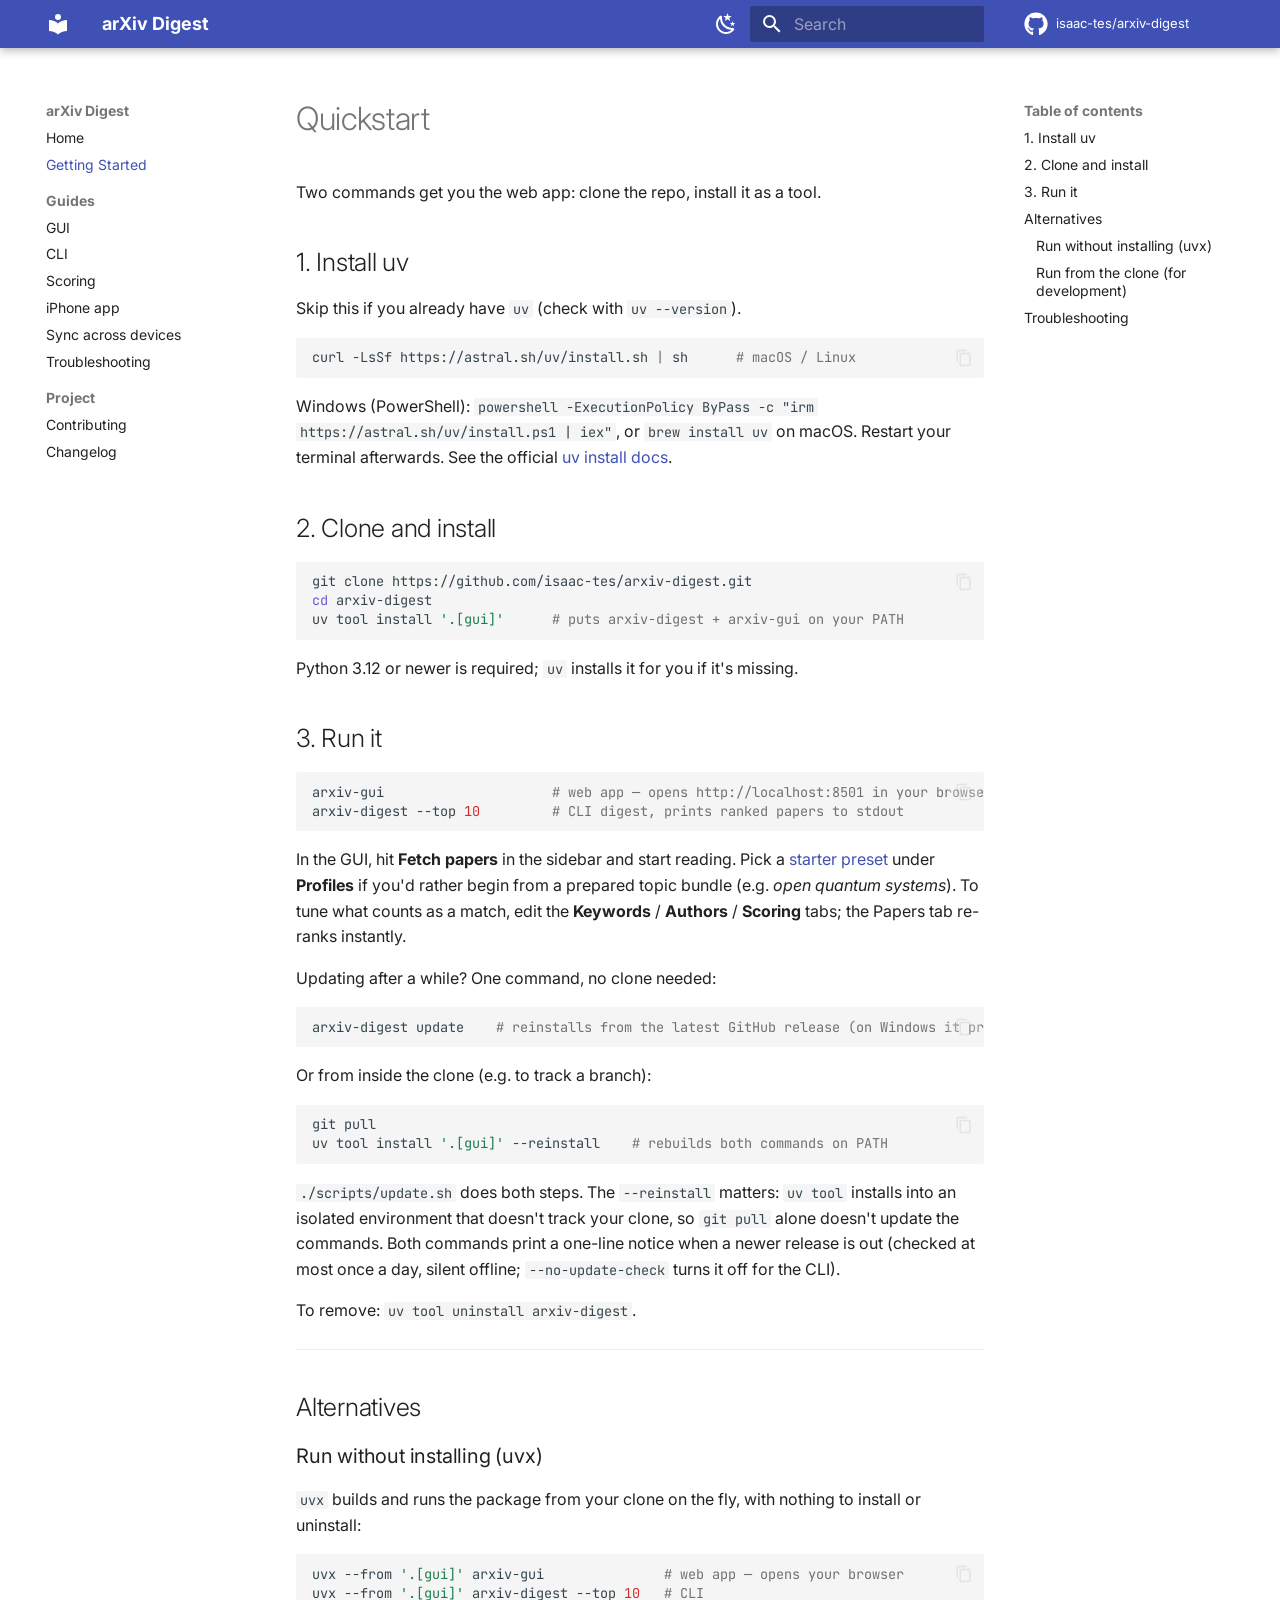
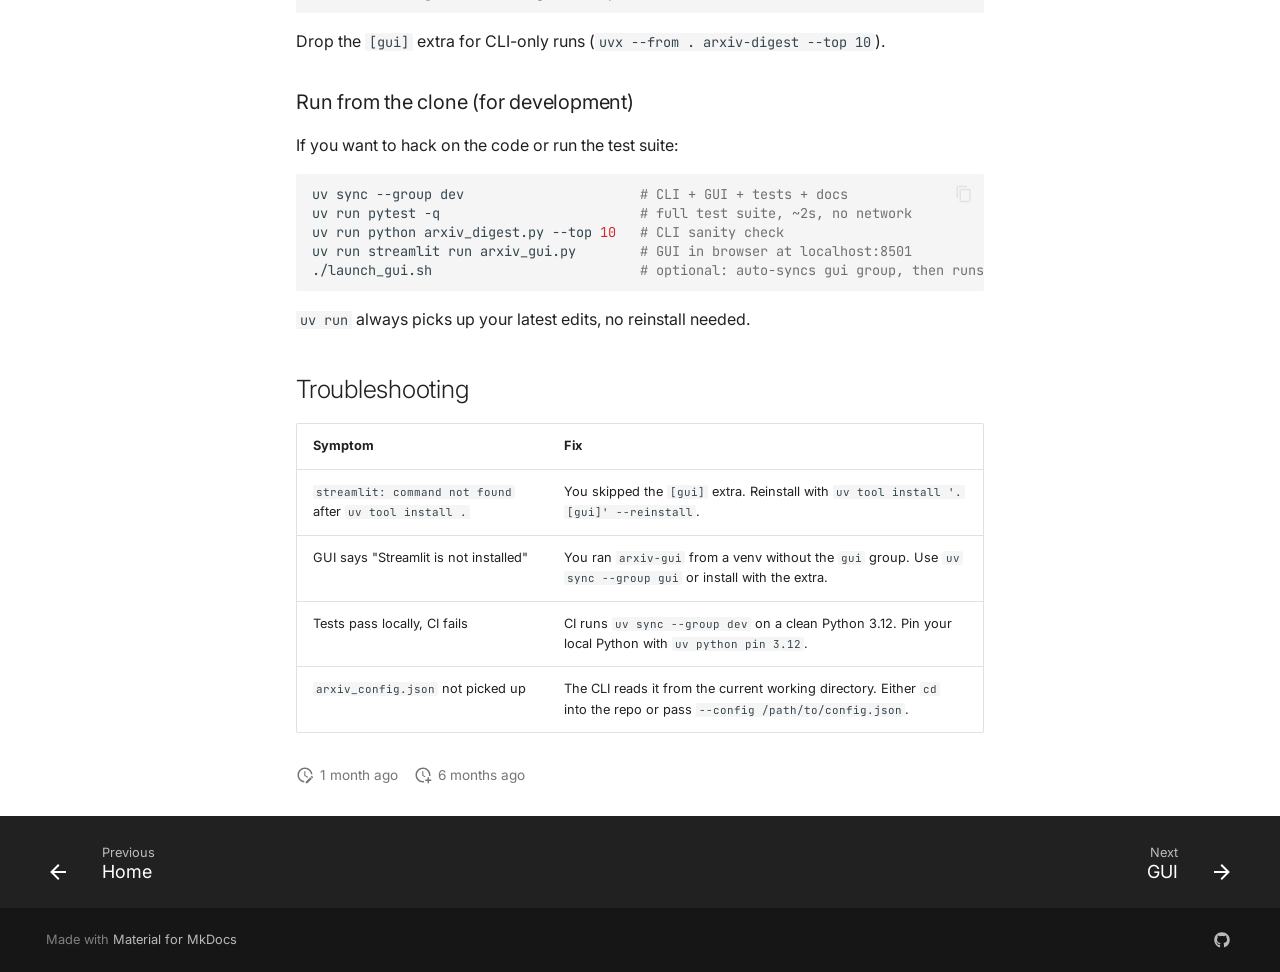
<file: quickstart/index.html>
<!doctype html>
<html lang="en" class="no-js">
  <head>
    
      <meta charset="utf-8">
      <meta name="viewport" content="width=device-width,initial-scale=1">
      
        <meta name="description" content="Score and rank fresh arXiv papers from any category, via a CLI or a Streamlit GUI.">
      
      
        <meta name="author" content="isaac-tes">
      
      
        <link rel="canonical" href="https://isaac-tes.github.io/arxiv-digest/quickstart/">
      
      
        <link rel="prev" href="..">
      
      
        <link rel="next" href="../gui-guide/">
      
      
        
      
      
      <link rel="icon" href="../assets/images/favicon.png">
      <meta name="generator" content="mkdocs-1.6.1, mkdocs-material-9.7.6">
    
    
      
        <title>Getting Started - arXiv Digest</title>
      
    
    
      <link rel="stylesheet" href="../assets/stylesheets/main.484c7ddc.min.css">
      
        
        <link rel="stylesheet" href="../assets/stylesheets/palette.ab4e12ef.min.css">
      
      


    
    
      
    
    
      
        
        
        <link rel="preconnect" href="https://fonts.gstatic.com" crossorigin>
        <link rel="stylesheet" href="https://fonts.googleapis.com/css?family=Inter:300,300i,400,400i,700,700i%7CJetBrains+Mono:400,400i,700,700i&display=fallback">
        <style>:root{--md-text-font:"Inter";--md-code-font:"JetBrains Mono"}</style>
      
    
    
      <link rel="stylesheet" href="../css/timeago.css">
    
      <link rel="stylesheet" href="../stylesheets/extra.css">
    
    <script>__md_scope=new URL("..",location),__md_hash=e=>[...e].reduce(((e,_)=>(e<<5)-e+_.charCodeAt(0)),0),__md_get=(e,_=localStorage,t=__md_scope)=>JSON.parse(_.getItem(t.pathname+"."+e)),__md_set=(e,_,t=localStorage,a=__md_scope)=>{try{t.setItem(a.pathname+"."+e,JSON.stringify(_))}catch(e){}}</script>
    
      

    
    
  </head>
  
  
    
    
      
    
    
    
    
    <body dir="ltr" data-md-color-scheme="default" data-md-color-primary="indigo" data-md-color-accent="teal">
  
    
    <input class="md-toggle" data-md-toggle="drawer" type="checkbox" id="__drawer" autocomplete="off">
    <input class="md-toggle" data-md-toggle="search" type="checkbox" id="__search" autocomplete="off">
    <label class="md-overlay" for="__drawer"></label>
    <div data-md-component="skip">
      
        
        <a href="#quickstart" class="md-skip">
          Skip to content
        </a>
      
    </div>
    <div data-md-component="announce">
      
    </div>
    
    
      

  

<header class="md-header md-header--shadow" data-md-component="header">
  <nav class="md-header__inner md-grid" aria-label="Header">
    <a href=".." title="arXiv Digest" class="md-header__button md-logo" aria-label="arXiv Digest" data-md-component="logo">
      
  
  <svg xmlns="http://www.w3.org/2000/svg" viewBox="0 0 24 24"><path d="M12 8a3 3 0 0 0 3-3 3 3 0 0 0-3-3 3 3 0 0 0-3 3 3 3 0 0 0 3 3m0 3.54C9.64 9.35 6.5 8 3 8v11c3.5 0 6.64 1.35 9 3.54 2.36-2.19 5.5-3.54 9-3.54V8c-3.5 0-6.64 1.35-9 3.54"/></svg>

    </a>
    <label class="md-header__button md-icon" for="__drawer">
      
      <svg xmlns="http://www.w3.org/2000/svg" viewBox="0 0 24 24"><path d="M3 6h18v2H3zm0 5h18v2H3zm0 5h18v2H3z"/></svg>
    </label>
    <div class="md-header__title" data-md-component="header-title">
      <div class="md-header__ellipsis">
        <div class="md-header__topic">
          <span class="md-ellipsis">
            arXiv Digest
          </span>
        </div>
        <div class="md-header__topic" data-md-component="header-topic">
          <span class="md-ellipsis">
            
              Getting Started
            
          </span>
        </div>
      </div>
    </div>
    
      
        <form class="md-header__option" data-md-component="palette">
  
    
    
    
    <input class="md-option" data-md-color-media="" data-md-color-scheme="default" data-md-color-primary="indigo" data-md-color-accent="teal"  aria-label="Switch to dark mode"  type="radio" name="__palette" id="__palette_0">
    
      <label class="md-header__button md-icon" title="Switch to dark mode" for="__palette_1" hidden>
        <svg xmlns="http://www.w3.org/2000/svg" viewBox="0 0 24 24"><path d="m17.75 4.09-2.53 1.94.91 3.06-2.63-1.81-2.63 1.81.91-3.06-2.53-1.94L12.44 4l1.06-3 1.06 3zm3.5 6.91-1.64 1.25.59 1.98-1.7-1.17-1.7 1.17.59-1.98L15.75 11l2.06-.05L18.5 9l.69 1.95zm-2.28 4.95c.83-.08 1.72 1.1 1.19 1.85-.32.45-.66.87-1.08 1.27C15.17 23 8.84 23 4.94 19.07c-3.91-3.9-3.91-10.24 0-14.14.4-.4.82-.76 1.27-1.08.75-.53 1.93.36 1.85 1.19-.27 2.86.69 5.83 2.89 8.02a9.96 9.96 0 0 0 8.02 2.89m-1.64 2.02a12.08 12.08 0 0 1-7.8-3.47c-2.17-2.19-3.33-5-3.49-7.82-2.81 3.14-2.7 7.96.31 10.98 3.02 3.01 7.84 3.12 10.98.31"/></svg>
      </label>
    
  
    
    
    
    <input class="md-option" data-md-color-media="" data-md-color-scheme="slate" data-md-color-primary="indigo" data-md-color-accent="teal"  aria-label="Switch to light mode"  type="radio" name="__palette" id="__palette_1">
    
      <label class="md-header__button md-icon" title="Switch to light mode" for="__palette_0" hidden>
        <svg xmlns="http://www.w3.org/2000/svg" viewBox="0 0 24 24"><path d="M12 7a5 5 0 0 1 5 5 5 5 0 0 1-5 5 5 5 0 0 1-5-5 5 5 0 0 1 5-5m0 2a3 3 0 0 0-3 3 3 3 0 0 0 3 3 3 3 0 0 0 3-3 3 3 0 0 0-3-3m0-7 2.39 3.42C13.65 5.15 12.84 5 12 5s-1.65.15-2.39.42zM3.34 7l4.16-.35A7.2 7.2 0 0 0 5.94 8.5c-.44.74-.69 1.5-.83 2.29zm.02 10 1.76-3.77a7.131 7.131 0 0 0 2.38 4.14zM20.65 7l-1.77 3.79a7.02 7.02 0 0 0-2.38-4.15zm-.01 10-4.14.36c.59-.51 1.12-1.14 1.54-1.86.42-.73.69-1.5.83-2.29zM12 22l-2.41-3.44c.74.27 1.55.44 2.41.44.82 0 1.63-.17 2.37-.44z"/></svg>
      </label>
    
  
</form>
      
    
    
      <script>var palette=__md_get("__palette");if(palette&&palette.color){if("(prefers-color-scheme)"===palette.color.media){var media=matchMedia("(prefers-color-scheme: light)"),input=document.querySelector(media.matches?"[data-md-color-media='(prefers-color-scheme: light)']":"[data-md-color-media='(prefers-color-scheme: dark)']");palette.color.media=input.getAttribute("data-md-color-media"),palette.color.scheme=input.getAttribute("data-md-color-scheme"),palette.color.primary=input.getAttribute("data-md-color-primary"),palette.color.accent=input.getAttribute("data-md-color-accent")}for(var[key,value]of Object.entries(palette.color))document.body.setAttribute("data-md-color-"+key,value)}</script>
    
    
    
      
      
        <label class="md-header__button md-icon" for="__search">
          
          <svg xmlns="http://www.w3.org/2000/svg" viewBox="0 0 24 24"><path d="M9.5 3A6.5 6.5 0 0 1 16 9.5c0 1.61-.59 3.09-1.56 4.23l.27.27h.79l5 5-1.5 1.5-5-5v-.79l-.27-.27A6.52 6.52 0 0 1 9.5 16 6.5 6.5 0 0 1 3 9.5 6.5 6.5 0 0 1 9.5 3m0 2C7 5 5 7 5 9.5S7 14 9.5 14 14 12 14 9.5 12 5 9.5 5"/></svg>
        </label>
        <div class="md-search" data-md-component="search" role="dialog">
  <label class="md-search__overlay" for="__search"></label>
  <div class="md-search__inner" role="search">
    <form class="md-search__form" name="search">
      <input type="text" class="md-search__input" name="query" aria-label="Search" placeholder="Search" autocapitalize="off" autocorrect="off" autocomplete="off" spellcheck="false" data-md-component="search-query" required>
      <label class="md-search__icon md-icon" for="__search">
        
        <svg xmlns="http://www.w3.org/2000/svg" viewBox="0 0 24 24"><path d="M9.5 3A6.5 6.5 0 0 1 16 9.5c0 1.61-.59 3.09-1.56 4.23l.27.27h.79l5 5-1.5 1.5-5-5v-.79l-.27-.27A6.52 6.52 0 0 1 9.5 16 6.5 6.5 0 0 1 3 9.5 6.5 6.5 0 0 1 9.5 3m0 2C7 5 5 7 5 9.5S7 14 9.5 14 14 12 14 9.5 12 5 9.5 5"/></svg>
        
        <svg xmlns="http://www.w3.org/2000/svg" viewBox="0 0 24 24"><path d="M20 11v2H8l5.5 5.5-1.42 1.42L4.16 12l7.92-7.92L13.5 5.5 8 11z"/></svg>
      </label>
      <nav class="md-search__options" aria-label="Search">
        
          <a href="javascript:void(0)" class="md-search__icon md-icon" title="Share" aria-label="Share" data-clipboard data-clipboard-text="" data-md-component="search-share" tabindex="-1">
            
            <svg xmlns="http://www.w3.org/2000/svg" viewBox="0 0 24 24"><path d="M18 16.08c-.76 0-1.44.3-1.96.77L8.91 12.7c.05-.23.09-.46.09-.7s-.04-.47-.09-.7l7.05-4.11c.54.5 1.25.81 2.04.81a3 3 0 0 0 3-3 3 3 0 0 0-3-3 3 3 0 0 0-3 3c0 .24.04.47.09.7L8.04 9.81C7.5 9.31 6.79 9 6 9a3 3 0 0 0-3 3 3 3 0 0 0 3 3c.79 0 1.5-.31 2.04-.81l7.12 4.15c-.05.21-.08.43-.08.66 0 1.61 1.31 2.91 2.92 2.91s2.92-1.3 2.92-2.91A2.92 2.92 0 0 0 18 16.08"/></svg>
          </a>
        
        <button type="reset" class="md-search__icon md-icon" title="Clear" aria-label="Clear" tabindex="-1">
          
          <svg xmlns="http://www.w3.org/2000/svg" viewBox="0 0 24 24"><path d="M19 6.41 17.59 5 12 10.59 6.41 5 5 6.41 10.59 12 5 17.59 6.41 19 12 13.41 17.59 19 19 17.59 13.41 12z"/></svg>
        </button>
      </nav>
      
        <div class="md-search__suggest" data-md-component="search-suggest"></div>
      
    </form>
    <div class="md-search__output">
      <div class="md-search__scrollwrap" tabindex="0" data-md-scrollfix>
        <div class="md-search-result" data-md-component="search-result">
          <div class="md-search-result__meta">
            Initializing search
          </div>
          <ol class="md-search-result__list" role="presentation"></ol>
        </div>
      </div>
    </div>
  </div>
</div>
      
    
    
      <div class="md-header__source">
        <a href="https://github.com/isaac-tes/arxiv-digest" title="Go to repository" class="md-source" data-md-component="source">
  <div class="md-source__icon md-icon">
    
    <svg xmlns="http://www.w3.org/2000/svg" viewBox="0 0 512 512"><!--! Font Awesome Free 7.1.0 by @fontawesome - https://fontawesome.com License - https://fontawesome.com/license/free (Icons: CC BY 4.0, Fonts: SIL OFL 1.1, Code: MIT License) Copyright 2025 Fonticons, Inc.--><path d="M173.9 397.4c0 2-2.3 3.6-5.2 3.6-3.3.3-5.6-1.3-5.6-3.6 0-2 2.3-3.6 5.2-3.6 3-.3 5.6 1.3 5.6 3.6m-31.1-4.5c-.7 2 1.3 4.3 4.3 4.9 2.6 1 5.6 0 6.2-2s-1.3-4.3-4.3-5.2c-2.6-.7-5.5.3-6.2 2.3m44.2-1.7c-2.9.7-4.9 2.6-4.6 4.9.3 2 2.9 3.3 5.9 2.6 2.9-.7 4.9-2.6 4.6-4.6-.3-1.9-3-3.2-5.9-2.9M252.8 8C114.1 8 8 113.3 8 252c0 110.9 69.8 205.8 169.5 239.2 12.8 2.3 17.3-5.6 17.3-12.1 0-6.2-.3-40.4-.3-61.4 0 0-70 15-84.7-29.8 0 0-11.4-29.1-27.8-36.6 0 0-22.9-15.7 1.6-15.4 0 0 24.9 2 38.6 25.8 21.9 38.6 58.6 27.5 72.9 20.9 2.3-16 8.8-27.1 16-33.7-55.9-6.2-112.3-14.3-112.3-110.5 0-27.5 7.6-41.3 23.6-58.9-2.6-6.5-11.1-33.3 2.6-67.9 20.9-6.5 69 27 69 27 20-5.6 41.5-8.5 62.8-8.5s42.8 2.9 62.8 8.5c0 0 48.1-33.6 69-27 13.7 34.7 5.2 61.4 2.6 67.9 16 17.7 25.8 31.5 25.8 58.9 0 96.5-58.9 104.2-114.8 110.5 9.2 7.9 17 22.9 17 46.4 0 33.7-.3 75.4-.3 83.6 0 6.5 4.6 14.4 17.3 12.1C436.2 457.8 504 362.9 504 252 504 113.3 391.5 8 252.8 8M105.2 352.9c-1.3 1-1 3.3.7 5.2 1.6 1.6 3.9 2.3 5.2 1 1.3-1 1-3.3-.7-5.2-1.6-1.6-3.9-2.3-5.2-1m-10.8-8.1c-.7 1.3.3 2.9 2.3 3.9 1.6 1 3.6.7 4.3-.7.7-1.3-.3-2.9-2.3-3.9-2-.6-3.6-.3-4.3.7m32.4 35.6c-1.6 1.3-1 4.3 1.3 6.2 2.3 2.3 5.2 2.6 6.5 1 1.3-1.3.7-4.3-1.3-6.2-2.2-2.3-5.2-2.6-6.5-1m-11.4-14.7c-1.6 1-1.6 3.6 0 5.9s4.3 3.3 5.6 2.3c1.6-1.3 1.6-3.9 0-6.2-1.4-2.3-4-3.3-5.6-2"/></svg>
  </div>
  <div class="md-source__repository">
    isaac-tes/arxiv-digest
  </div>
</a>
      </div>
    
  </nav>
  
</header>
    
    <div class="md-container" data-md-component="container">
      
      
        
          
        
      
      <main class="md-main" data-md-component="main">
        <div class="md-main__inner md-grid">
          
            
              
              <div class="md-sidebar md-sidebar--primary" data-md-component="sidebar" data-md-type="navigation" >
                <div class="md-sidebar__scrollwrap">
                  <div class="md-sidebar__inner">
                    



<nav class="md-nav md-nav--primary" aria-label="Navigation" data-md-level="0">
  <label class="md-nav__title" for="__drawer">
    <a href=".." title="arXiv Digest" class="md-nav__button md-logo" aria-label="arXiv Digest" data-md-component="logo">
      
  
  <svg xmlns="http://www.w3.org/2000/svg" viewBox="0 0 24 24"><path d="M12 8a3 3 0 0 0 3-3 3 3 0 0 0-3-3 3 3 0 0 0-3 3 3 3 0 0 0 3 3m0 3.54C9.64 9.35 6.5 8 3 8v11c3.5 0 6.64 1.35 9 3.54 2.36-2.19 5.5-3.54 9-3.54V8c-3.5 0-6.64 1.35-9 3.54"/></svg>

    </a>
    arXiv Digest
  </label>
  
    <div class="md-nav__source">
      <a href="https://github.com/isaac-tes/arxiv-digest" title="Go to repository" class="md-source" data-md-component="source">
  <div class="md-source__icon md-icon">
    
    <svg xmlns="http://www.w3.org/2000/svg" viewBox="0 0 512 512"><!--! Font Awesome Free 7.1.0 by @fontawesome - https://fontawesome.com License - https://fontawesome.com/license/free (Icons: CC BY 4.0, Fonts: SIL OFL 1.1, Code: MIT License) Copyright 2025 Fonticons, Inc.--><path d="M173.9 397.4c0 2-2.3 3.6-5.2 3.6-3.3.3-5.6-1.3-5.6-3.6 0-2 2.3-3.6 5.2-3.6 3-.3 5.6 1.3 5.6 3.6m-31.1-4.5c-.7 2 1.3 4.3 4.3 4.9 2.6 1 5.6 0 6.2-2s-1.3-4.3-4.3-5.2c-2.6-.7-5.5.3-6.2 2.3m44.2-1.7c-2.9.7-4.9 2.6-4.6 4.9.3 2 2.9 3.3 5.9 2.6 2.9-.7 4.9-2.6 4.6-4.6-.3-1.9-3-3.2-5.9-2.9M252.8 8C114.1 8 8 113.3 8 252c0 110.9 69.8 205.8 169.5 239.2 12.8 2.3 17.3-5.6 17.3-12.1 0-6.2-.3-40.4-.3-61.4 0 0-70 15-84.7-29.8 0 0-11.4-29.1-27.8-36.6 0 0-22.9-15.7 1.6-15.4 0 0 24.9 2 38.6 25.8 21.9 38.6 58.6 27.5 72.9 20.9 2.3-16 8.8-27.1 16-33.7-55.9-6.2-112.3-14.3-112.3-110.5 0-27.5 7.6-41.3 23.6-58.9-2.6-6.5-11.1-33.3 2.6-67.9 20.9-6.5 69 27 69 27 20-5.6 41.5-8.5 62.8-8.5s42.8 2.9 62.8 8.5c0 0 48.1-33.6 69-27 13.7 34.7 5.2 61.4 2.6 67.9 16 17.7 25.8 31.5 25.8 58.9 0 96.5-58.9 104.2-114.8 110.5 9.2 7.9 17 22.9 17 46.4 0 33.7-.3 75.4-.3 83.6 0 6.5 4.6 14.4 17.3 12.1C436.2 457.8 504 362.9 504 252 504 113.3 391.5 8 252.8 8M105.2 352.9c-1.3 1-1 3.3.7 5.2 1.6 1.6 3.9 2.3 5.2 1 1.3-1 1-3.3-.7-5.2-1.6-1.6-3.9-2.3-5.2-1m-10.8-8.1c-.7 1.3.3 2.9 2.3 3.9 1.6 1 3.6.7 4.3-.7.7-1.3-.3-2.9-2.3-3.9-2-.6-3.6-.3-4.3.7m32.4 35.6c-1.6 1.3-1 4.3 1.3 6.2 2.3 2.3 5.2 2.6 6.5 1 1.3-1.3.7-4.3-1.3-6.2-2.2-2.3-5.2-2.6-6.5-1m-11.4-14.7c-1.6 1-1.6 3.6 0 5.9s4.3 3.3 5.6 2.3c1.6-1.3 1.6-3.9 0-6.2-1.4-2.3-4-3.3-5.6-2"/></svg>
  </div>
  <div class="md-source__repository">
    isaac-tes/arxiv-digest
  </div>
</a>
    </div>
  
  <ul class="md-nav__list" data-md-scrollfix>
    
      
      
  
  
  
  
    <li class="md-nav__item">
      <a href=".." class="md-nav__link">
        
  
  
  <span class="md-ellipsis">
    
  
    Home
  

    
  </span>
  
  

      </a>
    </li>
  

    
      
      
  
  
    
  
  
  
    <li class="md-nav__item md-nav__item--active">
      
      <input class="md-nav__toggle md-toggle" type="checkbox" id="__toc">
      
      
        
      
      
        <label class="md-nav__link md-nav__link--active" for="__toc">
          
  
  
  <span class="md-ellipsis">
    
  
    Getting Started
  

    
  </span>
  
  

          <span class="md-nav__icon md-icon"></span>
        </label>
      
      <a href="./" class="md-nav__link md-nav__link--active">
        
  
  
  <span class="md-ellipsis">
    
  
    Getting Started
  

    
  </span>
  
  

      </a>
      
        

<nav class="md-nav md-nav--secondary" aria-label="Table of contents">
  
  
  
    
  
  
    <label class="md-nav__title" for="__toc">
      <span class="md-nav__icon md-icon"></span>
      Table of contents
    </label>
    <ul class="md-nav__list" data-md-component="toc" data-md-scrollfix>
      
        <li class="md-nav__item">
  <a href="#1-install-uv" class="md-nav__link">
    <span class="md-ellipsis">
      
        1. Install uv
      
    </span>
  </a>
  
</li>
      
        <li class="md-nav__item">
  <a href="#2-clone-and-install" class="md-nav__link">
    <span class="md-ellipsis">
      
        2. Clone and install
      
    </span>
  </a>
  
</li>
      
        <li class="md-nav__item">
  <a href="#3-run-it" class="md-nav__link">
    <span class="md-ellipsis">
      
        3. Run it
      
    </span>
  </a>
  
</li>
      
        <li class="md-nav__item">
  <a href="#alternatives" class="md-nav__link">
    <span class="md-ellipsis">
      
        Alternatives
      
    </span>
  </a>
  
    <nav class="md-nav" aria-label="Alternatives">
      <ul class="md-nav__list">
        
          <li class="md-nav__item">
  <a href="#run-without-installing-uvx" class="md-nav__link">
    <span class="md-ellipsis">
      
        Run without installing (uvx)
      
    </span>
  </a>
  
</li>
        
          <li class="md-nav__item">
  <a href="#run-from-the-clone-for-development" class="md-nav__link">
    <span class="md-ellipsis">
      
        Run from the clone (for development)
      
    </span>
  </a>
  
</li>
        
      </ul>
    </nav>
  
</li>
      
        <li class="md-nav__item">
  <a href="#troubleshooting" class="md-nav__link">
    <span class="md-ellipsis">
      
        Troubleshooting
      
    </span>
  </a>
  
</li>
      
    </ul>
  
</nav>
      
    </li>
  

    
      
      
  
  
  
  
    
    
      
        
      
        
      
        
      
        
      
        
      
        
      
    
    
    
      
        
        
      
    
    
    <li class="md-nav__item md-nav__item--section md-nav__item--nested">
      
        
        
        <input class="md-nav__toggle md-toggle " type="checkbox" id="__nav_3" >
        
          
          <label class="md-nav__link" for="__nav_3" id="__nav_3_label" tabindex="">
            
  
  
  <span class="md-ellipsis">
    
  
    Guides
  

    
  </span>
  
  

            <span class="md-nav__icon md-icon"></span>
          </label>
        
        <nav class="md-nav" data-md-level="1" aria-labelledby="__nav_3_label" aria-expanded="false">
          <label class="md-nav__title" for="__nav_3">
            <span class="md-nav__icon md-icon"></span>
            
  
    Guides
  

          </label>
          <ul class="md-nav__list" data-md-scrollfix>
            
              
                
  
  
  
  
    <li class="md-nav__item">
      <a href="../gui-guide/" class="md-nav__link">
        
  
  
  <span class="md-ellipsis">
    
  
    GUI
  

    
  </span>
  
  

      </a>
    </li>
  

              
            
              
                
  
  
  
  
    <li class="md-nav__item">
      <a href="../cli-guide/" class="md-nav__link">
        
  
  
  <span class="md-ellipsis">
    
  
    CLI
  

    
  </span>
  
  

      </a>
    </li>
  

              
            
              
                
  
  
  
  
    <li class="md-nav__item">
      <a href="../scoring/" class="md-nav__link">
        
  
  
  <span class="md-ellipsis">
    
  
    Scoring
  

    
  </span>
  
  

      </a>
    </li>
  

              
            
              
                
  
  
  
  
    <li class="md-nav__item">
      <a href="../ios-app/" class="md-nav__link">
        
  
  
  <span class="md-ellipsis">
    
  
    iPhone app
  

    
  </span>
  
  

      </a>
    </li>
  

              
            
              
                
  
  
  
  
    <li class="md-nav__item">
      <a href="../deploy/" class="md-nav__link">
        
  
  
  <span class="md-ellipsis">
    
  
    Sync across devices
  

    
  </span>
  
  

      </a>
    </li>
  

              
            
              
                
  
  
  
  
    <li class="md-nav__item">
      <a href="../troubleshooting/" class="md-nav__link">
        
  
  
  <span class="md-ellipsis">
    
  
    Troubleshooting
  

    
  </span>
  
  

      </a>
    </li>
  

              
            
          </ul>
        </nav>
      
    </li>
  

    
      
      
  
  
  
  
    
    
      
        
      
        
      
    
    
    
      
        
        
      
    
    
    <li class="md-nav__item md-nav__item--section md-nav__item--nested">
      
        
        
        <input class="md-nav__toggle md-toggle " type="checkbox" id="__nav_4" >
        
          
          <label class="md-nav__link" for="__nav_4" id="__nav_4_label" tabindex="">
            
  
  
  <span class="md-ellipsis">
    
  
    Project
  

    
  </span>
  
  

            <span class="md-nav__icon md-icon"></span>
          </label>
        
        <nav class="md-nav" data-md-level="1" aria-labelledby="__nav_4_label" aria-expanded="false">
          <label class="md-nav__title" for="__nav_4">
            <span class="md-nav__icon md-icon"></span>
            
  
    Project
  

          </label>
          <ul class="md-nav__list" data-md-scrollfix>
            
              
                
  
  
  
  
    <li class="md-nav__item">
      <a href="../contributing/" class="md-nav__link">
        
  
  
  <span class="md-ellipsis">
    
  
    Contributing
  

    
  </span>
  
  

      </a>
    </li>
  

              
            
              
                
  
  
  
  
    <li class="md-nav__item">
      <a href="../changelog/" class="md-nav__link">
        
  
  
  <span class="md-ellipsis">
    
  
    Changelog
  

    
  </span>
  
  

      </a>
    </li>
  

              
            
          </ul>
        </nav>
      
    </li>
  

    
  </ul>
</nav>
                  </div>
                </div>
              </div>
            
            
              
              <div class="md-sidebar md-sidebar--secondary" data-md-component="sidebar" data-md-type="toc" >
                <div class="md-sidebar__scrollwrap">
                  <div class="md-sidebar__inner">
                    

<nav class="md-nav md-nav--secondary" aria-label="Table of contents">
  
  
  
    
  
  
    <label class="md-nav__title" for="__toc">
      <span class="md-nav__icon md-icon"></span>
      Table of contents
    </label>
    <ul class="md-nav__list" data-md-component="toc" data-md-scrollfix>
      
        <li class="md-nav__item">
  <a href="#1-install-uv" class="md-nav__link">
    <span class="md-ellipsis">
      
        1. Install uv
      
    </span>
  </a>
  
</li>
      
        <li class="md-nav__item">
  <a href="#2-clone-and-install" class="md-nav__link">
    <span class="md-ellipsis">
      
        2. Clone and install
      
    </span>
  </a>
  
</li>
      
        <li class="md-nav__item">
  <a href="#3-run-it" class="md-nav__link">
    <span class="md-ellipsis">
      
        3. Run it
      
    </span>
  </a>
  
</li>
      
        <li class="md-nav__item">
  <a href="#alternatives" class="md-nav__link">
    <span class="md-ellipsis">
      
        Alternatives
      
    </span>
  </a>
  
    <nav class="md-nav" aria-label="Alternatives">
      <ul class="md-nav__list">
        
          <li class="md-nav__item">
  <a href="#run-without-installing-uvx" class="md-nav__link">
    <span class="md-ellipsis">
      
        Run without installing (uvx)
      
    </span>
  </a>
  
</li>
        
          <li class="md-nav__item">
  <a href="#run-from-the-clone-for-development" class="md-nav__link">
    <span class="md-ellipsis">
      
        Run from the clone (for development)
      
    </span>
  </a>
  
</li>
        
      </ul>
    </nav>
  
</li>
      
        <li class="md-nav__item">
  <a href="#troubleshooting" class="md-nav__link">
    <span class="md-ellipsis">
      
        Troubleshooting
      
    </span>
  </a>
  
</li>
      
    </ul>
  
</nav>
                  </div>
                </div>
              </div>
            
          
          
            <div class="md-content" data-md-component="content">
              
                



  


              
              <article class="md-content__inner md-typeset">
                
                  


  
  


<h1 id="quickstart">Quickstart<a class="headerlink" href="#quickstart" title="Permanent link">&para;</a></h1>
<p>Two commands get you the web app: clone the repo, install it as a tool.</p>
<h2 id="1-install-uv">1. Install uv<a class="headerlink" href="#1-install-uv" title="Permanent link">&para;</a></h2>
<p>Skip this if you already have <code>uv</code> (check with <code>uv --version</code>).</p>
<div class="language-bash highlight"><pre><span></span><code><span id="__span-0-1"><a id="__codelineno-0-1" name="__codelineno-0-1" href="#__codelineno-0-1"></a>curl<span class="w"> </span>-LsSf<span class="w"> </span>https://astral.sh/uv/install.sh<span class="w"> </span><span class="p">|</span><span class="w"> </span>sh<span class="w">      </span><span class="c1"># macOS / Linux</span>
</span></code></pre></div>
<p>Windows (PowerShell): <code>powershell -ExecutionPolicy ByPass -c "irm https://astral.sh/uv/install.ps1 | iex"</code>, or <code>brew install uv</code> on macOS. Restart your terminal afterwards. See the official <a href="https://docs.astral.sh/uv/getting-started/installation/">uv install docs</a>.</p>
<h2 id="2-clone-and-install">2. Clone and install<a class="headerlink" href="#2-clone-and-install" title="Permanent link">&para;</a></h2>
<div class="language-bash highlight"><pre><span></span><code><span id="__span-1-1"><a id="__codelineno-1-1" name="__codelineno-1-1" href="#__codelineno-1-1"></a>git<span class="w"> </span>clone<span class="w"> </span>https://github.com/isaac-tes/arxiv-digest.git
</span><span id="__span-1-2"><a id="__codelineno-1-2" name="__codelineno-1-2" href="#__codelineno-1-2"></a><span class="nb">cd</span><span class="w"> </span>arxiv-digest
</span><span id="__span-1-3"><a id="__codelineno-1-3" name="__codelineno-1-3" href="#__codelineno-1-3"></a>uv<span class="w"> </span>tool<span class="w"> </span>install<span class="w"> </span><span class="s1">&#39;.[gui]&#39;</span><span class="w">      </span><span class="c1"># puts arxiv-digest + arxiv-gui on your PATH</span>
</span></code></pre></div>
<p>Python 3.12 or newer is required; <code>uv</code> installs it for you if it's missing.</p>
<h2 id="3-run-it">3. Run it<a class="headerlink" href="#3-run-it" title="Permanent link">&para;</a></h2>
<div class="language-bash highlight"><pre><span></span><code><span id="__span-2-1"><a id="__codelineno-2-1" name="__codelineno-2-1" href="#__codelineno-2-1"></a>arxiv-gui<span class="w">                     </span><span class="c1"># web app — opens http://localhost:8501 in your browser</span>
</span><span id="__span-2-2"><a id="__codelineno-2-2" name="__codelineno-2-2" href="#__codelineno-2-2"></a>arxiv-digest<span class="w"> </span>--top<span class="w"> </span><span class="m">10</span><span class="w">         </span><span class="c1"># CLI digest, prints ranked papers to stdout</span>
</span></code></pre></div>
<p>In the GUI, hit <strong>Fetch papers</strong> in the sidebar and start reading. Pick a
<a href="../gui-guide/#starter-presets">starter preset</a> under <strong>Profiles</strong> if you'd rather begin from
a prepared topic bundle (e.g. <em>open quantum systems</em>). To tune what counts as a
match, edit the <strong>Keywords</strong> / <strong>Authors</strong> / <strong>Scoring</strong> tabs; the Papers tab
re-ranks instantly.</p>
<p>Updating after a while? One command, no clone needed:</p>
<div class="language-bash highlight"><pre><span></span><code><span id="__span-3-1"><a id="__codelineno-3-1" name="__codelineno-3-1" href="#__codelineno-3-1"></a>arxiv-digest<span class="w"> </span>update<span class="w">    </span><span class="c1"># reinstalls from the latest GitHub release (on Windows it prints the command to run)</span>
</span></code></pre></div>
<p>Or from inside the clone (e.g. to track a branch):</p>
<div class="language-bash highlight"><pre><span></span><code><span id="__span-4-1"><a id="__codelineno-4-1" name="__codelineno-4-1" href="#__codelineno-4-1"></a>git<span class="w"> </span>pull
</span><span id="__span-4-2"><a id="__codelineno-4-2" name="__codelineno-4-2" href="#__codelineno-4-2"></a>uv<span class="w"> </span>tool<span class="w"> </span>install<span class="w"> </span><span class="s1">&#39;.[gui]&#39;</span><span class="w"> </span>--reinstall<span class="w">    </span><span class="c1"># rebuilds both commands on PATH</span>
</span></code></pre></div>
<p><code>./scripts/update.sh</code> does both steps. The <code>--reinstall</code> matters: <code>uv tool</code>
installs into an isolated environment that doesn't track your clone, so
<code>git pull</code> alone doesn't update the commands. Both commands print a one-line
notice when a newer release is out (checked at most once a day, silent
offline; <code>--no-update-check</code> turns it off for the CLI).</p>
<p>To remove: <code>uv tool uninstall arxiv-digest</code>.</p>
<hr />
<h2 id="alternatives">Alternatives<a class="headerlink" href="#alternatives" title="Permanent link">&para;</a></h2>
<h3 id="run-without-installing-uvx">Run without installing (uvx)<a class="headerlink" href="#run-without-installing-uvx" title="Permanent link">&para;</a></h3>
<p><code>uvx</code> builds and runs the package from your clone on the fly, with nothing to
install or uninstall:</p>
<div class="language-bash highlight"><pre><span></span><code><span id="__span-5-1"><a id="__codelineno-5-1" name="__codelineno-5-1" href="#__codelineno-5-1"></a>uvx<span class="w"> </span>--from<span class="w"> </span><span class="s1">&#39;.[gui]&#39;</span><span class="w"> </span>arxiv-gui<span class="w">               </span><span class="c1"># web app — opens your browser</span>
</span><span id="__span-5-2"><a id="__codelineno-5-2" name="__codelineno-5-2" href="#__codelineno-5-2"></a>uvx<span class="w"> </span>--from<span class="w"> </span><span class="s1">&#39;.[gui]&#39;</span><span class="w"> </span>arxiv-digest<span class="w"> </span>--top<span class="w"> </span><span class="m">10</span><span class="w">   </span><span class="c1"># CLI</span>
</span></code></pre></div>
<p>Drop the <code>[gui]</code> extra for CLI-only runs (<code>uvx --from . arxiv-digest --top 10</code>).</p>
<h3 id="run-from-the-clone-for-development">Run from the clone (for development)<a class="headerlink" href="#run-from-the-clone-for-development" title="Permanent link">&para;</a></h3>
<p>If you want to hack on the code or run the test suite:</p>
<div class="language-bash highlight"><pre><span></span><code><span id="__span-6-1"><a id="__codelineno-6-1" name="__codelineno-6-1" href="#__codelineno-6-1"></a>uv<span class="w"> </span>sync<span class="w"> </span>--group<span class="w"> </span>dev<span class="w">                      </span><span class="c1"># CLI + GUI + tests + docs</span>
</span><span id="__span-6-2"><a id="__codelineno-6-2" name="__codelineno-6-2" href="#__codelineno-6-2"></a>uv<span class="w"> </span>run<span class="w"> </span>pytest<span class="w"> </span>-q<span class="w">                         </span><span class="c1"># full test suite, ~2s, no network</span>
</span><span id="__span-6-3"><a id="__codelineno-6-3" name="__codelineno-6-3" href="#__codelineno-6-3"></a>uv<span class="w"> </span>run<span class="w"> </span>python<span class="w"> </span>arxiv_digest.py<span class="w"> </span>--top<span class="w"> </span><span class="m">10</span><span class="w">   </span><span class="c1"># CLI sanity check</span>
</span><span id="__span-6-4"><a id="__codelineno-6-4" name="__codelineno-6-4" href="#__codelineno-6-4"></a>uv<span class="w"> </span>run<span class="w"> </span>streamlit<span class="w"> </span>run<span class="w"> </span>arxiv_gui.py<span class="w">        </span><span class="c1"># GUI in browser at localhost:8501</span>
</span><span id="__span-6-5"><a id="__codelineno-6-5" name="__codelineno-6-5" href="#__codelineno-6-5"></a>./launch_gui.sh<span class="w">                          </span><span class="c1"># optional: auto-syncs gui group, then runs</span>
</span></code></pre></div>
<p><code>uv run</code> always picks up your latest edits, no reinstall needed.</p>
<h2 id="troubleshooting">Troubleshooting<a class="headerlink" href="#troubleshooting" title="Permanent link">&para;</a></h2>
<table>
<thead>
<tr>
<th>Symptom</th>
<th>Fix</th>
</tr>
</thead>
<tbody>
<tr>
<td><code>streamlit: command not found</code> after <code>uv tool install .</code></td>
<td>You skipped the <code>[gui]</code> extra. Reinstall with <code>uv tool install '.[gui]' --reinstall</code>.</td>
</tr>
<tr>
<td>GUI says "Streamlit is not installed"</td>
<td>You ran <code>arxiv-gui</code> from a venv without the <code>gui</code> group. Use <code>uv sync --group gui</code> or install with the extra.</td>
</tr>
<tr>
<td>Tests pass locally, CI fails</td>
<td>CI runs <code>uv sync --group dev</code> on a clean Python 3.12. Pin your local Python with <code>uv python pin 3.12</code>.</td>
</tr>
<tr>
<td><code>arxiv_config.json</code> not picked up</td>
<td>The CLI reads it from the current working directory. Either <code>cd</code> into the repo or pass <code>--config /path/to/config.json</code>.</td>
</tr>
</tbody>
</table>







  
    
  
  
    
  


  <aside class="md-source-file">
    
      
  <span class="md-source-file__fact">
    <span class="md-icon" title="Last update">
      <svg xmlns="http://www.w3.org/2000/svg" viewBox="0 0 24 24"><path d="M21 13.1c-.1 0-.3.1-.4.2l-1 1 2.1 2.1 1-1c.2-.2.2-.6 0-.8l-1.3-1.3c-.1-.1-.2-.2-.4-.2m-1.9 1.8-6.1 6V23h2.1l6.1-6.1zM12.5 7v5.2l4 2.4-1 1L11 13V7zM11 21.9c-5.1-.5-9-4.8-9-9.9C2 6.5 6.5 2 12 2c5.3 0 9.6 4.1 10 9.3-.3-.1-.6-.2-1-.2s-.7.1-1 .2C19.6 7.2 16.2 4 12 4c-4.4 0-8 3.6-8 8 0 4.1 3.1 7.5 7.1 7.9l-.1.2z"/></svg>
    </span>
    <span class="git-revision-date-localized-plugin git-revision-date-localized-plugin-timeago" title="October 14, 2026 09:03:48 UTC"><span class="timeago" datetime="2026-10-14T09:03:48+00:00" locale="en"></span></span><span class="git-revision-date-localized-plugin git-revision-date-localized-plugin-iso_date" title="October 14, 2026 09:03:48 UTC">2026-10-14</span>
  </span>

    
    
      
  <span class="md-source-file__fact">
    <span class="md-icon" title="Created">
      <svg xmlns="http://www.w3.org/2000/svg" viewBox="0 0 24 24"><path d="M14.47 15.08 11 13V7h1.5v5.25l3.08 1.83c-.41.28-.79.62-1.11 1m-1.39 4.84c-.36.05-.71.08-1.08.08-4.42 0-8-3.58-8-8s3.58-8 8-8 8 3.58 8 8c0 .37-.03.72-.08 1.08.69.1 1.33.32 1.92.64.1-.56.16-1.13.16-1.72 0-5.5-4.5-10-10-10S2 6.5 2 12s4.47 10 10 10c.59 0 1.16-.06 1.72-.16-.32-.59-.54-1.23-.64-1.92M18 15v3h-3v2h3v3h2v-3h3v-2h-3v-3z"/></svg>
    </span>
    <span class="git-revision-date-localized-plugin git-revision-date-localized-plugin-timeago" title="May 7, 2026 08:38:58 UTC"><span class="timeago" datetime="2026-05-07T08:38:58+00:00" locale="en"></span></span><span class="git-revision-date-localized-plugin git-revision-date-localized-plugin-iso_date" title="May 7, 2026 08:38:58 UTC">2026-05-07</span>
  </span>

    
    
    
  </aside>





                
              </article>
            </div>
          
          
<script>var target=document.getElementById(location.hash.slice(1));target&&target.name&&(target.checked=target.name.startsWith("__tabbed_"))</script>
        </div>
        
          <button type="button" class="md-top md-icon" data-md-component="top" hidden>
  
  <svg xmlns="http://www.w3.org/2000/svg" viewBox="0 0 24 24"><path d="M13 20h-2V8l-5.5 5.5-1.42-1.42L12 4.16l7.92 7.92-1.42 1.42L13 8z"/></svg>
  Back to top
</button>
        
      </main>
      
        <footer class="md-footer">
  
    
      
      <nav class="md-footer__inner md-grid" aria-label="Footer" >
        
          
          <a href=".." class="md-footer__link md-footer__link--prev" aria-label="Previous: Home">
            <div class="md-footer__button md-icon">
              
              <svg xmlns="http://www.w3.org/2000/svg" viewBox="0 0 24 24"><path d="M20 11v2H8l5.5 5.5-1.42 1.42L4.16 12l7.92-7.92L13.5 5.5 8 11z"/></svg>
            </div>
            <div class="md-footer__title">
              <span class="md-footer__direction">
                Previous
              </span>
              <div class="md-ellipsis">
                Home
              </div>
            </div>
          </a>
        
        
          
          <a href="../gui-guide/" class="md-footer__link md-footer__link--next" aria-label="Next: GUI">
            <div class="md-footer__title">
              <span class="md-footer__direction">
                Next
              </span>
              <div class="md-ellipsis">
                GUI
              </div>
            </div>
            <div class="md-footer__button md-icon">
              
              <svg xmlns="http://www.w3.org/2000/svg" viewBox="0 0 24 24"><path d="M4 11v2h12l-5.5 5.5 1.42 1.42L19.84 12l-7.92-7.92L10.5 5.5 16 11z"/></svg>
            </div>
          </a>
        
      </nav>
    
  
  <div class="md-footer-meta md-typeset">
    <div class="md-footer-meta__inner md-grid">
      <div class="md-copyright">
  
  
    Made with
    <a href="https://squidfunk.github.io/mkdocs-material/" target="_blank" rel="noopener">
      Material for MkDocs
    </a>
  
</div>
      
        
<div class="md-social">
  
    
    
    
    
    <a href="https://github.com/isaac-tes/arxiv-digest" target="_blank" rel="noopener" title="GitHub" class="md-social__link">
      <svg xmlns="http://www.w3.org/2000/svg" viewBox="0 0 512 512"><!--! Font Awesome Free 7.1.0 by @fontawesome - https://fontawesome.com License - https://fontawesome.com/license/free (Icons: CC BY 4.0, Fonts: SIL OFL 1.1, Code: MIT License) Copyright 2025 Fonticons, Inc.--><path d="M173.9 397.4c0 2-2.3 3.6-5.2 3.6-3.3.3-5.6-1.3-5.6-3.6 0-2 2.3-3.6 5.2-3.6 3-.3 5.6 1.3 5.6 3.6m-31.1-4.5c-.7 2 1.3 4.3 4.3 4.9 2.6 1 5.6 0 6.2-2s-1.3-4.3-4.3-5.2c-2.6-.7-5.5.3-6.2 2.3m44.2-1.7c-2.9.7-4.9 2.6-4.6 4.9.3 2 2.9 3.3 5.9 2.6 2.9-.7 4.9-2.6 4.6-4.6-.3-1.9-3-3.2-5.9-2.9M252.8 8C114.1 8 8 113.3 8 252c0 110.9 69.8 205.8 169.5 239.2 12.8 2.3 17.3-5.6 17.3-12.1 0-6.2-.3-40.4-.3-61.4 0 0-70 15-84.7-29.8 0 0-11.4-29.1-27.8-36.6 0 0-22.9-15.7 1.6-15.4 0 0 24.9 2 38.6 25.8 21.9 38.6 58.6 27.5 72.9 20.9 2.3-16 8.8-27.1 16-33.7-55.9-6.2-112.3-14.3-112.3-110.5 0-27.5 7.6-41.3 23.6-58.9-2.6-6.5-11.1-33.3 2.6-67.9 20.9-6.5 69 27 69 27 20-5.6 41.5-8.5 62.8-8.5s42.8 2.9 62.8 8.5c0 0 48.1-33.6 69-27 13.7 34.7 5.2 61.4 2.6 67.9 16 17.7 25.8 31.5 25.8 58.9 0 96.5-58.9 104.2-114.8 110.5 9.2 7.9 17 22.9 17 46.4 0 33.7-.3 75.4-.3 83.6 0 6.5 4.6 14.4 17.3 12.1C436.2 457.8 504 362.9 504 252 504 113.3 391.5 8 252.8 8M105.2 352.9c-1.3 1-1 3.3.7 5.2 1.6 1.6 3.9 2.3 5.2 1 1.3-1 1-3.3-.7-5.2-1.6-1.6-3.9-2.3-5.2-1m-10.8-8.1c-.7 1.3.3 2.9 2.3 3.9 1.6 1 3.6.7 4.3-.7.7-1.3-.3-2.9-2.3-3.9-2-.6-3.6-.3-4.3.7m32.4 35.6c-1.6 1.3-1 4.3 1.3 6.2 2.3 2.3 5.2 2.6 6.5 1 1.3-1.3.7-4.3-1.3-6.2-2.2-2.3-5.2-2.6-6.5-1m-11.4-14.7c-1.6 1-1.6 3.6 0 5.9s4.3 3.3 5.6 2.3c1.6-1.3 1.6-3.9 0-6.2-1.4-2.3-4-3.3-5.6-2"/></svg>
    </a>
  
</div>
      
    </div>
  </div>
</footer>
      
    </div>
    <div class="md-dialog" data-md-component="dialog">
      <div class="md-dialog__inner md-typeset"></div>
    </div>
    
      <div class="md-progress" data-md-component="progress" role="progressbar"></div>
    
    
    
      
      
      <script id="__config" type="application/json">{"annotate": null, "base": "..", "features": ["navigation.instant", "navigation.instant.prefetch", "navigation.instant.progress", "navigation.tracking", "navigation.sections", "navigation.path", "navigation.indexes", "navigation.top", "navigation.footer", "search.suggest", "search.highlight", "search.share", "header.autohide", "content.code.copy", "content.tooltips", "toc.follow"], "search": "../assets/javascripts/workers/search.2c215733.min.js", "tags": null, "translations": {"clipboard.copied": "Copied to clipboard", "clipboard.copy": "Copy to clipboard", "search.result.more.one": "1 more on this page", "search.result.more.other": "# more on this page", "search.result.none": "No matching documents", "search.result.one": "1 matching document", "search.result.other": "# matching documents", "search.result.placeholder": "Type to start searching", "search.result.term.missing": "Missing", "select.version": "Select version"}, "version": null}</script>
    
    
      <script src="../assets/javascripts/bundle.79ae519e.min.js"></script>
      
        <script src="../js/timeago.min.js"></script>
      
        <script src="../js/timeago_mkdocs_material.js"></script>
      
        <script src="../javascripts/extra.js"></script>
      
    
  </body>
</html>
</file>
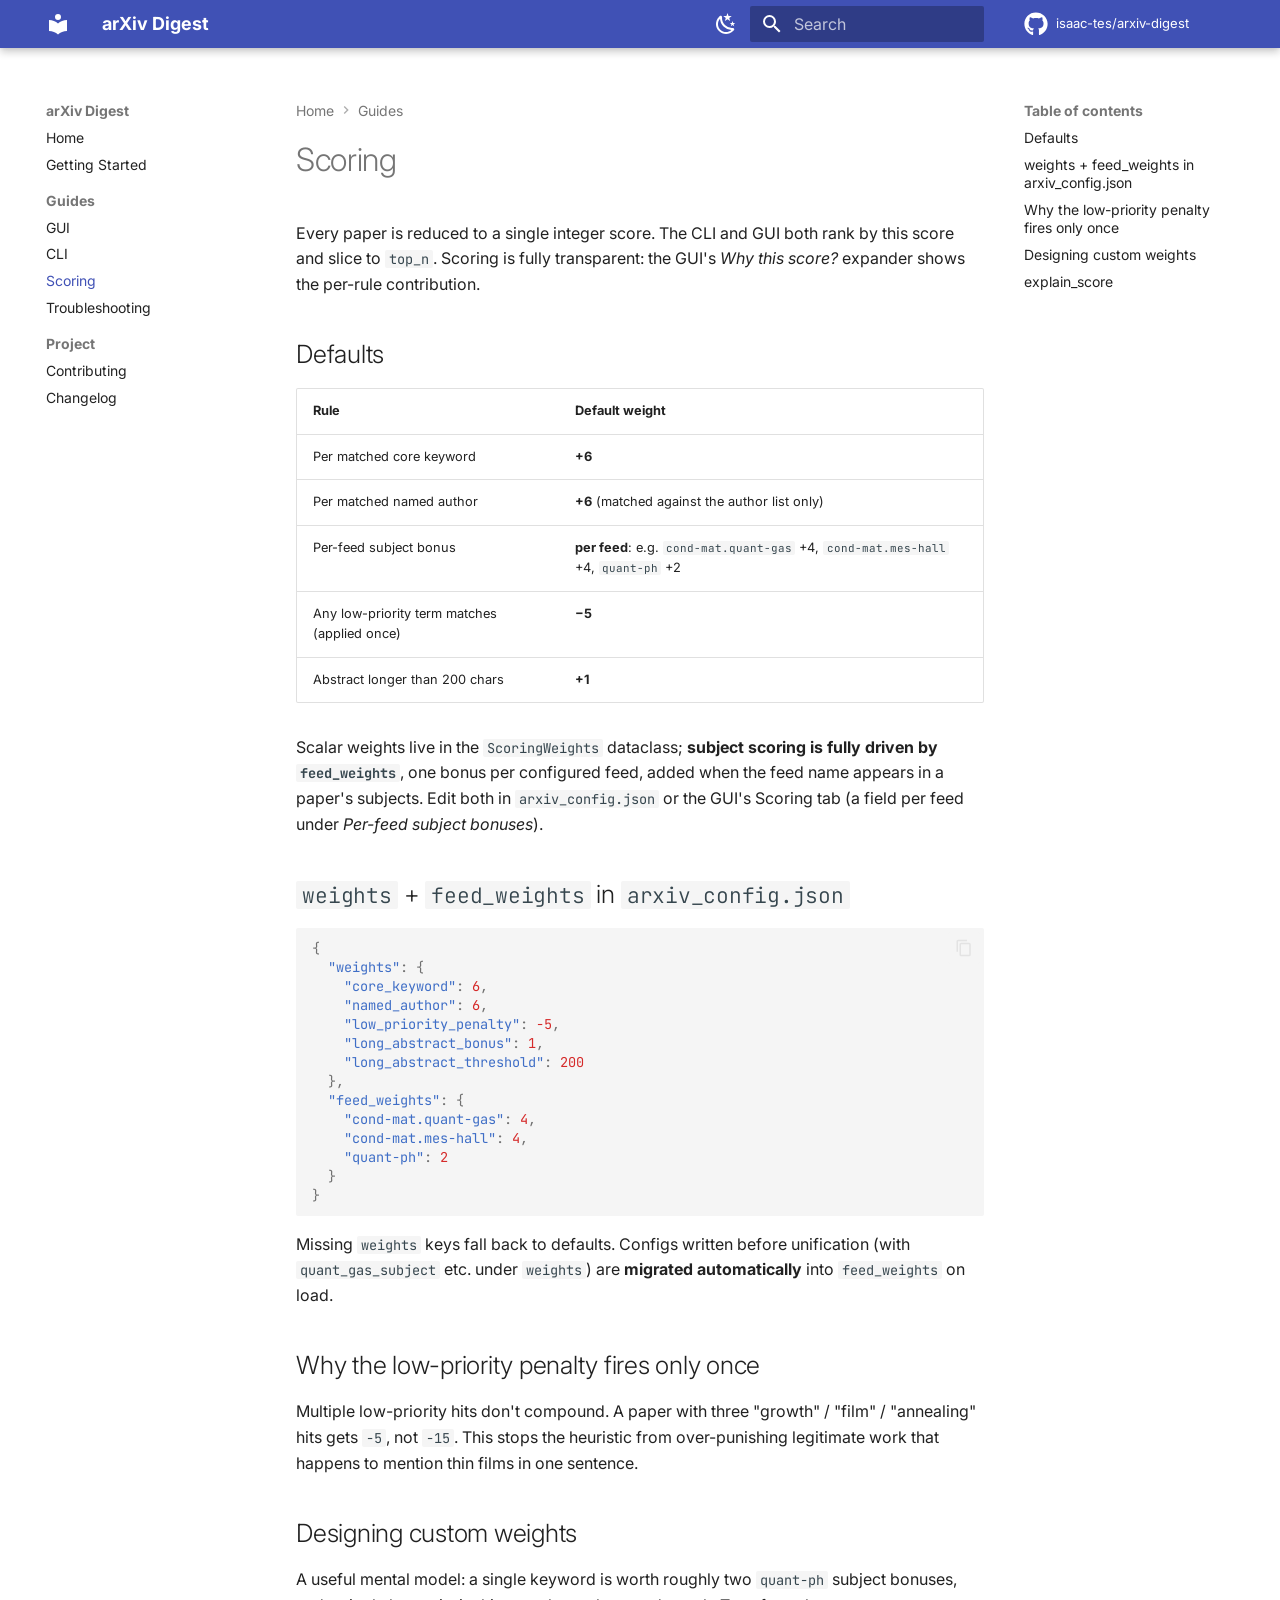
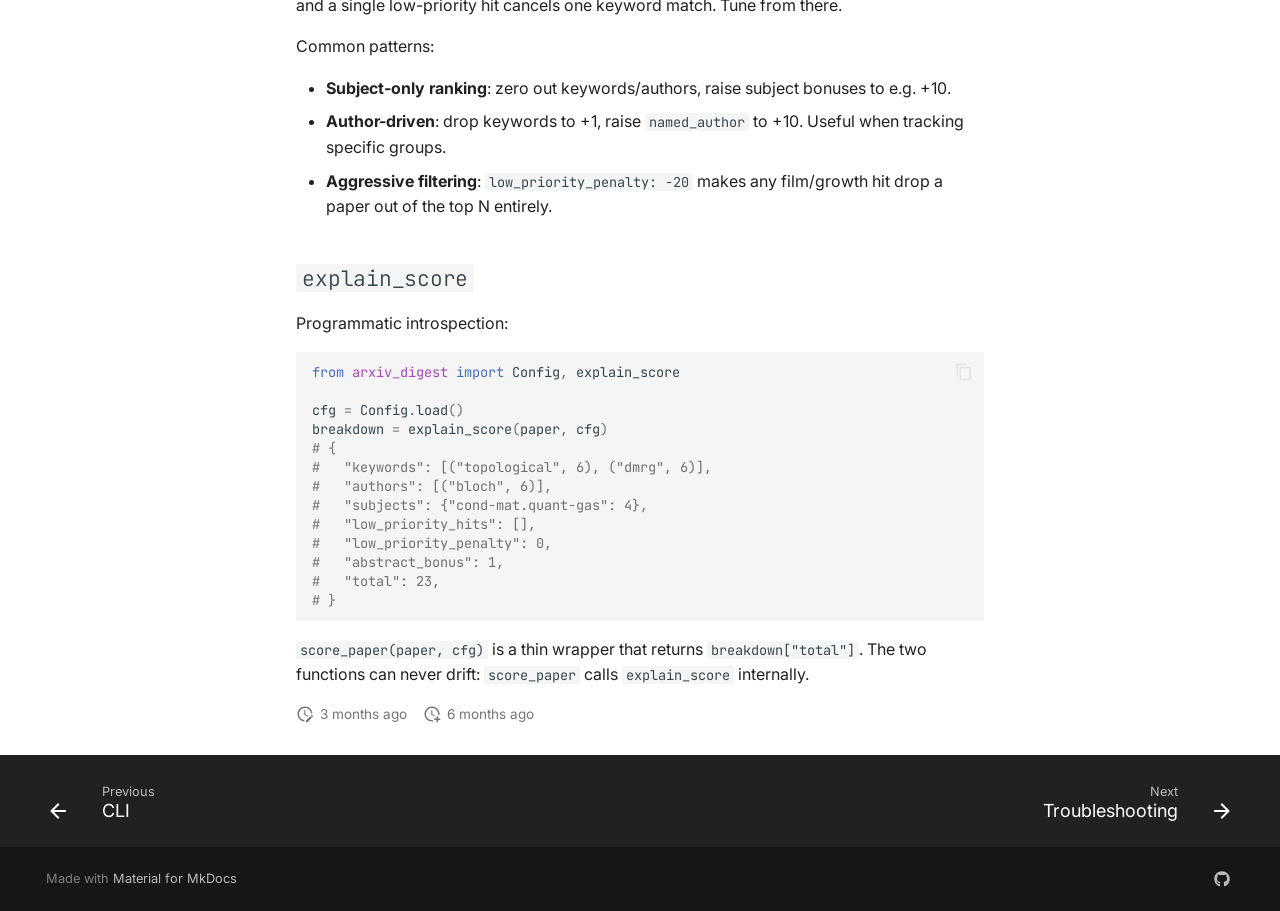
<file: scoring/index.html>
<!doctype html>
<html lang="en" class="no-js">
  <head>
    
      <meta charset="utf-8">
      <meta name="viewport" content="width=device-width,initial-scale=1">
      
        <meta name="description" content="Score and rank fresh arXiv papers from any category, via a CLI or a Streamlit GUI.">
      
      
        <meta name="author" content="isaac-tes">
      
      
        <link rel="canonical" href="https://isaac-tes.github.io/arxiv-digest/scoring/">
      
      
        <link rel="prev" href="../cli-guide/">
      
      
        <link rel="next" href="../troubleshooting/">
      
      
        
      
      
      <link rel="icon" href="../assets/images/favicon.png">
      <meta name="generator" content="mkdocs-1.6.1, mkdocs-material-9.7.6">
    
    
      
        <title>Scoring - arXiv Digest</title>
      
    
    
      <link rel="stylesheet" href="../assets/stylesheets/main.484c7ddc.min.css">
      
        
        <link rel="stylesheet" href="../assets/stylesheets/palette.ab4e12ef.min.css">
      
      


    
    
      
    
    
      
        
        
        <link rel="preconnect" href="https://fonts.gstatic.com" crossorigin>
        <link rel="stylesheet" href="https://fonts.googleapis.com/css?family=Inter:300,300i,400,400i,700,700i%7CJetBrains+Mono:400,400i,700,700i&display=fallback">
        <style>:root{--md-text-font:"Inter";--md-code-font:"JetBrains Mono"}</style>
      
    
    
      <link rel="stylesheet" href="../css/timeago.css">
    
      <link rel="stylesheet" href="../stylesheets/extra.css">
    
    <script>__md_scope=new URL("..",location),__md_hash=e=>[...e].reduce(((e,_)=>(e<<5)-e+_.charCodeAt(0)),0),__md_get=(e,_=localStorage,t=__md_scope)=>JSON.parse(_.getItem(t.pathname+"."+e)),__md_set=(e,_,t=localStorage,a=__md_scope)=>{try{t.setItem(a.pathname+"."+e,JSON.stringify(_))}catch(e){}}</script>
    
      

    
    
  </head>
  
  
    
    
      
    
    
    
    
    <body dir="ltr" data-md-color-scheme="default" data-md-color-primary="indigo" data-md-color-accent="teal">
  
    
    <input class="md-toggle" data-md-toggle="drawer" type="checkbox" id="__drawer" autocomplete="off">
    <input class="md-toggle" data-md-toggle="search" type="checkbox" id="__search" autocomplete="off">
    <label class="md-overlay" for="__drawer"></label>
    <div data-md-component="skip">
      
        
        <a href="#scoring" class="md-skip">
          Skip to content
        </a>
      
    </div>
    <div data-md-component="announce">
      
    </div>
    
    
      

  

<header class="md-header md-header--shadow" data-md-component="header">
  <nav class="md-header__inner md-grid" aria-label="Header">
    <a href=".." title="arXiv Digest" class="md-header__button md-logo" aria-label="arXiv Digest" data-md-component="logo">
      
  
  <svg xmlns="http://www.w3.org/2000/svg" viewBox="0 0 24 24"><path d="M12 8a3 3 0 0 0 3-3 3 3 0 0 0-3-3 3 3 0 0 0-3 3 3 3 0 0 0 3 3m0 3.54C9.64 9.35 6.5 8 3 8v11c3.5 0 6.64 1.35 9 3.54 2.36-2.19 5.5-3.54 9-3.54V8c-3.5 0-6.64 1.35-9 3.54"/></svg>

    </a>
    <label class="md-header__button md-icon" for="__drawer">
      
      <svg xmlns="http://www.w3.org/2000/svg" viewBox="0 0 24 24"><path d="M3 6h18v2H3zm0 5h18v2H3zm0 5h18v2H3z"/></svg>
    </label>
    <div class="md-header__title" data-md-component="header-title">
      <div class="md-header__ellipsis">
        <div class="md-header__topic">
          <span class="md-ellipsis">
            arXiv Digest
          </span>
        </div>
        <div class="md-header__topic" data-md-component="header-topic">
          <span class="md-ellipsis">
            
              Scoring
            
          </span>
        </div>
      </div>
    </div>
    
      
        <form class="md-header__option" data-md-component="palette">
  
    
    
    
    <input class="md-option" data-md-color-media="" data-md-color-scheme="default" data-md-color-primary="indigo" data-md-color-accent="teal"  aria-label="Switch to dark mode"  type="radio" name="__palette" id="__palette_0">
    
      <label class="md-header__button md-icon" title="Switch to dark mode" for="__palette_1" hidden>
        <svg xmlns="http://www.w3.org/2000/svg" viewBox="0 0 24 24"><path d="m17.75 4.09-2.53 1.94.91 3.06-2.63-1.81-2.63 1.81.91-3.06-2.53-1.94L12.44 4l1.06-3 1.06 3zm3.5 6.91-1.64 1.25.59 1.98-1.7-1.17-1.7 1.17.59-1.98L15.75 11l2.06-.05L18.5 9l.69 1.95zm-2.28 4.95c.83-.08 1.72 1.1 1.19 1.85-.32.45-.66.87-1.08 1.27C15.17 23 8.84 23 4.94 19.07c-3.91-3.9-3.91-10.24 0-14.14.4-.4.82-.76 1.27-1.08.75-.53 1.93.36 1.85 1.19-.27 2.86.69 5.83 2.89 8.02a9.96 9.96 0 0 0 8.02 2.89m-1.64 2.02a12.08 12.08 0 0 1-7.8-3.47c-2.17-2.19-3.33-5-3.49-7.82-2.81 3.14-2.7 7.96.31 10.98 3.02 3.01 7.84 3.12 10.98.31"/></svg>
      </label>
    
  
    
    
    
    <input class="md-option" data-md-color-media="" data-md-color-scheme="slate" data-md-color-primary="indigo" data-md-color-accent="teal"  aria-label="Switch to light mode"  type="radio" name="__palette" id="__palette_1">
    
      <label class="md-header__button md-icon" title="Switch to light mode" for="__palette_0" hidden>
        <svg xmlns="http://www.w3.org/2000/svg" viewBox="0 0 24 24"><path d="M12 7a5 5 0 0 1 5 5 5 5 0 0 1-5 5 5 5 0 0 1-5-5 5 5 0 0 1 5-5m0 2a3 3 0 0 0-3 3 3 3 0 0 0 3 3 3 3 0 0 0 3-3 3 3 0 0 0-3-3m0-7 2.39 3.42C13.65 5.15 12.84 5 12 5s-1.65.15-2.39.42zM3.34 7l4.16-.35A7.2 7.2 0 0 0 5.94 8.5c-.44.74-.69 1.5-.83 2.29zm.02 10 1.76-3.77a7.131 7.131 0 0 0 2.38 4.14zM20.65 7l-1.77 3.79a7.02 7.02 0 0 0-2.38-4.15zm-.01 10-4.14.36c.59-.51 1.12-1.14 1.54-1.86.42-.73.69-1.5.83-2.29zM12 22l-2.41-3.44c.74.27 1.55.44 2.41.44.82 0 1.63-.17 2.37-.44z"/></svg>
      </label>
    
  
</form>
      
    
    
      <script>var palette=__md_get("__palette");if(palette&&palette.color){if("(prefers-color-scheme)"===palette.color.media){var media=matchMedia("(prefers-color-scheme: light)"),input=document.querySelector(media.matches?"[data-md-color-media='(prefers-color-scheme: light)']":"[data-md-color-media='(prefers-color-scheme: dark)']");palette.color.media=input.getAttribute("data-md-color-media"),palette.color.scheme=input.getAttribute("data-md-color-scheme"),palette.color.primary=input.getAttribute("data-md-color-primary"),palette.color.accent=input.getAttribute("data-md-color-accent")}for(var[key,value]of Object.entries(palette.color))document.body.setAttribute("data-md-color-"+key,value)}</script>
    
    
    
      
      
        <label class="md-header__button md-icon" for="__search">
          
          <svg xmlns="http://www.w3.org/2000/svg" viewBox="0 0 24 24"><path d="M9.5 3A6.5 6.5 0 0 1 16 9.5c0 1.61-.59 3.09-1.56 4.23l.27.27h.79l5 5-1.5 1.5-5-5v-.79l-.27-.27A6.52 6.52 0 0 1 9.5 16 6.5 6.5 0 0 1 3 9.5 6.5 6.5 0 0 1 9.5 3m0 2C7 5 5 7 5 9.5S7 14 9.5 14 14 12 14 9.5 12 5 9.5 5"/></svg>
        </label>
        <div class="md-search" data-md-component="search" role="dialog">
  <label class="md-search__overlay" for="__search"></label>
  <div class="md-search__inner" role="search">
    <form class="md-search__form" name="search">
      <input type="text" class="md-search__input" name="query" aria-label="Search" placeholder="Search" autocapitalize="off" autocorrect="off" autocomplete="off" spellcheck="false" data-md-component="search-query" required>
      <label class="md-search__icon md-icon" for="__search">
        
        <svg xmlns="http://www.w3.org/2000/svg" viewBox="0 0 24 24"><path d="M9.5 3A6.5 6.5 0 0 1 16 9.5c0 1.61-.59 3.09-1.56 4.23l.27.27h.79l5 5-1.5 1.5-5-5v-.79l-.27-.27A6.52 6.52 0 0 1 9.5 16 6.5 6.5 0 0 1 3 9.5 6.5 6.5 0 0 1 9.5 3m0 2C7 5 5 7 5 9.5S7 14 9.5 14 14 12 14 9.5 12 5 9.5 5"/></svg>
        
        <svg xmlns="http://www.w3.org/2000/svg" viewBox="0 0 24 24"><path d="M20 11v2H8l5.5 5.5-1.42 1.42L4.16 12l7.92-7.92L13.5 5.5 8 11z"/></svg>
      </label>
      <nav class="md-search__options" aria-label="Search">
        
          <a href="javascript:void(0)" class="md-search__icon md-icon" title="Share" aria-label="Share" data-clipboard data-clipboard-text="" data-md-component="search-share" tabindex="-1">
            
            <svg xmlns="http://www.w3.org/2000/svg" viewBox="0 0 24 24"><path d="M18 16.08c-.76 0-1.44.3-1.96.77L8.91 12.7c.05-.23.09-.46.09-.7s-.04-.47-.09-.7l7.05-4.11c.54.5 1.25.81 2.04.81a3 3 0 0 0 3-3 3 3 0 0 0-3-3 3 3 0 0 0-3 3c0 .24.04.47.09.7L8.04 9.81C7.5 9.31 6.79 9 6 9a3 3 0 0 0-3 3 3 3 0 0 0 3 3c.79 0 1.5-.31 2.04-.81l7.12 4.15c-.05.21-.08.43-.08.66 0 1.61 1.31 2.91 2.92 2.91s2.92-1.3 2.92-2.91A2.92 2.92 0 0 0 18 16.08"/></svg>
          </a>
        
        <button type="reset" class="md-search__icon md-icon" title="Clear" aria-label="Clear" tabindex="-1">
          
          <svg xmlns="http://www.w3.org/2000/svg" viewBox="0 0 24 24"><path d="M19 6.41 17.59 5 12 10.59 6.41 5 5 6.41 10.59 12 5 17.59 6.41 19 12 13.41 17.59 19 19 17.59 13.41 12z"/></svg>
        </button>
      </nav>
      
        <div class="md-search__suggest" data-md-component="search-suggest"></div>
      
    </form>
    <div class="md-search__output">
      <div class="md-search__scrollwrap" tabindex="0" data-md-scrollfix>
        <div class="md-search-result" data-md-component="search-result">
          <div class="md-search-result__meta">
            Initializing search
          </div>
          <ol class="md-search-result__list" role="presentation"></ol>
        </div>
      </div>
    </div>
  </div>
</div>
      
    
    
      <div class="md-header__source">
        <a href="https://github.com/isaac-tes/arxiv-digest" title="Go to repository" class="md-source" data-md-component="source">
  <div class="md-source__icon md-icon">
    
    <svg xmlns="http://www.w3.org/2000/svg" viewBox="0 0 512 512"><!--! Font Awesome Free 7.1.0 by @fontawesome - https://fontawesome.com License - https://fontawesome.com/license/free (Icons: CC BY 4.0, Fonts: SIL OFL 1.1, Code: MIT License) Copyright 2025 Fonticons, Inc.--><path d="M173.9 397.4c0 2-2.3 3.6-5.2 3.6-3.3.3-5.6-1.3-5.6-3.6 0-2 2.3-3.6 5.2-3.6 3-.3 5.6 1.3 5.6 3.6m-31.1-4.5c-.7 2 1.3 4.3 4.3 4.9 2.6 1 5.6 0 6.2-2s-1.3-4.3-4.3-5.2c-2.6-.7-5.5.3-6.2 2.3m44.2-1.7c-2.9.7-4.9 2.6-4.6 4.9.3 2 2.9 3.3 5.9 2.6 2.9-.7 4.9-2.6 4.6-4.6-.3-1.9-3-3.2-5.9-2.9M252.8 8C114.1 8 8 113.3 8 252c0 110.9 69.8 205.8 169.5 239.2 12.8 2.3 17.3-5.6 17.3-12.1 0-6.2-.3-40.4-.3-61.4 0 0-70 15-84.7-29.8 0 0-11.4-29.1-27.8-36.6 0 0-22.9-15.7 1.6-15.4 0 0 24.9 2 38.6 25.8 21.9 38.6 58.6 27.5 72.9 20.9 2.3-16 8.8-27.1 16-33.7-55.9-6.2-112.3-14.3-112.3-110.5 0-27.5 7.6-41.3 23.6-58.9-2.6-6.5-11.1-33.3 2.6-67.9 20.9-6.5 69 27 69 27 20-5.6 41.5-8.5 62.8-8.5s42.8 2.9 62.8 8.5c0 0 48.1-33.6 69-27 13.7 34.7 5.2 61.4 2.6 67.9 16 17.7 25.8 31.5 25.8 58.9 0 96.5-58.9 104.2-114.8 110.5 9.2 7.9 17 22.9 17 46.4 0 33.7-.3 75.4-.3 83.6 0 6.5 4.6 14.4 17.3 12.1C436.2 457.8 504 362.9 504 252 504 113.3 391.5 8 252.8 8M105.2 352.9c-1.3 1-1 3.3.7 5.2 1.6 1.6 3.9 2.3 5.2 1 1.3-1 1-3.3-.7-5.2-1.6-1.6-3.9-2.3-5.2-1m-10.8-8.1c-.7 1.3.3 2.9 2.3 3.9 1.6 1 3.6.7 4.3-.7.7-1.3-.3-2.9-2.3-3.9-2-.6-3.6-.3-4.3.7m32.4 35.6c-1.6 1.3-1 4.3 1.3 6.2 2.3 2.3 5.2 2.6 6.5 1 1.3-1.3.7-4.3-1.3-6.2-2.2-2.3-5.2-2.6-6.5-1m-11.4-14.7c-1.6 1-1.6 3.6 0 5.9s4.3 3.3 5.6 2.3c1.6-1.3 1.6-3.9 0-6.2-1.4-2.3-4-3.3-5.6-2"/></svg>
  </div>
  <div class="md-source__repository">
    isaac-tes/arxiv-digest
  </div>
</a>
      </div>
    
  </nav>
  
</header>
    
    <div class="md-container" data-md-component="container">
      
      
        
          
        
      
      <main class="md-main" data-md-component="main">
        <div class="md-main__inner md-grid">
          
            
              
              <div class="md-sidebar md-sidebar--primary" data-md-component="sidebar" data-md-type="navigation" >
                <div class="md-sidebar__scrollwrap">
                  <div class="md-sidebar__inner">
                    



<nav class="md-nav md-nav--primary" aria-label="Navigation" data-md-level="0">
  <label class="md-nav__title" for="__drawer">
    <a href=".." title="arXiv Digest" class="md-nav__button md-logo" aria-label="arXiv Digest" data-md-component="logo">
      
  
  <svg xmlns="http://www.w3.org/2000/svg" viewBox="0 0 24 24"><path d="M12 8a3 3 0 0 0 3-3 3 3 0 0 0-3-3 3 3 0 0 0-3 3 3 3 0 0 0 3 3m0 3.54C9.64 9.35 6.5 8 3 8v11c3.5 0 6.64 1.35 9 3.54 2.36-2.19 5.5-3.54 9-3.54V8c-3.5 0-6.64 1.35-9 3.54"/></svg>

    </a>
    arXiv Digest
  </label>
  
    <div class="md-nav__source">
      <a href="https://github.com/isaac-tes/arxiv-digest" title="Go to repository" class="md-source" data-md-component="source">
  <div class="md-source__icon md-icon">
    
    <svg xmlns="http://www.w3.org/2000/svg" viewBox="0 0 512 512"><!--! Font Awesome Free 7.1.0 by @fontawesome - https://fontawesome.com License - https://fontawesome.com/license/free (Icons: CC BY 4.0, Fonts: SIL OFL 1.1, Code: MIT License) Copyright 2025 Fonticons, Inc.--><path d="M173.9 397.4c0 2-2.3 3.6-5.2 3.6-3.3.3-5.6-1.3-5.6-3.6 0-2 2.3-3.6 5.2-3.6 3-.3 5.6 1.3 5.6 3.6m-31.1-4.5c-.7 2 1.3 4.3 4.3 4.9 2.6 1 5.6 0 6.2-2s-1.3-4.3-4.3-5.2c-2.6-.7-5.5.3-6.2 2.3m44.2-1.7c-2.9.7-4.9 2.6-4.6 4.9.3 2 2.9 3.3 5.9 2.6 2.9-.7 4.9-2.6 4.6-4.6-.3-1.9-3-3.2-5.9-2.9M252.8 8C114.1 8 8 113.3 8 252c0 110.9 69.8 205.8 169.5 239.2 12.8 2.3 17.3-5.6 17.3-12.1 0-6.2-.3-40.4-.3-61.4 0 0-70 15-84.7-29.8 0 0-11.4-29.1-27.8-36.6 0 0-22.9-15.7 1.6-15.4 0 0 24.9 2 38.6 25.8 21.9 38.6 58.6 27.5 72.9 20.9 2.3-16 8.8-27.1 16-33.7-55.9-6.2-112.3-14.3-112.3-110.5 0-27.5 7.6-41.3 23.6-58.9-2.6-6.5-11.1-33.3 2.6-67.9 20.9-6.5 69 27 69 27 20-5.6 41.5-8.5 62.8-8.5s42.8 2.9 62.8 8.5c0 0 48.1-33.6 69-27 13.7 34.7 5.2 61.4 2.6 67.9 16 17.7 25.8 31.5 25.8 58.9 0 96.5-58.9 104.2-114.8 110.5 9.2 7.9 17 22.9 17 46.4 0 33.7-.3 75.4-.3 83.6 0 6.5 4.6 14.4 17.3 12.1C436.2 457.8 504 362.9 504 252 504 113.3 391.5 8 252.8 8M105.2 352.9c-1.3 1-1 3.3.7 5.2 1.6 1.6 3.9 2.3 5.2 1 1.3-1 1-3.3-.7-5.2-1.6-1.6-3.9-2.3-5.2-1m-10.8-8.1c-.7 1.3.3 2.9 2.3 3.9 1.6 1 3.6.7 4.3-.7.7-1.3-.3-2.9-2.3-3.9-2-.6-3.6-.3-4.3.7m32.4 35.6c-1.6 1.3-1 4.3 1.3 6.2 2.3 2.3 5.2 2.6 6.5 1 1.3-1.3.7-4.3-1.3-6.2-2.2-2.3-5.2-2.6-6.5-1m-11.4-14.7c-1.6 1-1.6 3.6 0 5.9s4.3 3.3 5.6 2.3c1.6-1.3 1.6-3.9 0-6.2-1.4-2.3-4-3.3-5.6-2"/></svg>
  </div>
  <div class="md-source__repository">
    isaac-tes/arxiv-digest
  </div>
</a>
    </div>
  
  <ul class="md-nav__list" data-md-scrollfix>
    
      
      
  
  
  
  
    <li class="md-nav__item">
      <a href=".." class="md-nav__link">
        
  
  
  <span class="md-ellipsis">
    
  
    Home
  

    
  </span>
  
  

      </a>
    </li>
  

    
      
      
  
  
  
  
    <li class="md-nav__item">
      <a href="../quickstart/" class="md-nav__link">
        
  
  
  <span class="md-ellipsis">
    
  
    Getting Started
  

    
  </span>
  
  

      </a>
    </li>
  

    
      
      
  
  
    
  
  
  
    
    
      
        
      
        
      
        
      
        
      
    
    
    
      
        
        
      
    
    
    <li class="md-nav__item md-nav__item--active md-nav__item--section md-nav__item--nested">
      
        
        
        <input class="md-nav__toggle md-toggle " type="checkbox" id="__nav_3" checked>
        
          
          <label class="md-nav__link" for="__nav_3" id="__nav_3_label" tabindex="">
            
  
  
  <span class="md-ellipsis">
    
  
    Guides
  

    
  </span>
  
  

            <span class="md-nav__icon md-icon"></span>
          </label>
        
        <nav class="md-nav" data-md-level="1" aria-labelledby="__nav_3_label" aria-expanded="true">
          <label class="md-nav__title" for="__nav_3">
            <span class="md-nav__icon md-icon"></span>
            
  
    Guides
  

          </label>
          <ul class="md-nav__list" data-md-scrollfix>
            
              
                
  
  
  
  
    <li class="md-nav__item">
      <a href="../gui-guide/" class="md-nav__link">
        
  
  
  <span class="md-ellipsis">
    
  
    GUI
  

    
  </span>
  
  

      </a>
    </li>
  

              
            
              
                
  
  
  
  
    <li class="md-nav__item">
      <a href="../cli-guide/" class="md-nav__link">
        
  
  
  <span class="md-ellipsis">
    
  
    CLI
  

    
  </span>
  
  

      </a>
    </li>
  

              
            
              
                
  
  
    
  
  
  
    <li class="md-nav__item md-nav__item--active">
      
      <input class="md-nav__toggle md-toggle" type="checkbox" id="__toc">
      
      
        
      
      
        <label class="md-nav__link md-nav__link--active" for="__toc">
          
  
  
  <span class="md-ellipsis">
    
  
    Scoring
  

    
  </span>
  
  

          <span class="md-nav__icon md-icon"></span>
        </label>
      
      <a href="./" class="md-nav__link md-nav__link--active">
        
  
  
  <span class="md-ellipsis">
    
  
    Scoring
  

    
  </span>
  
  

      </a>
      
        

<nav class="md-nav md-nav--secondary" aria-label="Table of contents">
  
  
  
    
  
  
    <label class="md-nav__title" for="__toc">
      <span class="md-nav__icon md-icon"></span>
      Table of contents
    </label>
    <ul class="md-nav__list" data-md-component="toc" data-md-scrollfix>
      
        <li class="md-nav__item">
  <a href="#defaults" class="md-nav__link">
    <span class="md-ellipsis">
      
        Defaults
      
    </span>
  </a>
  
</li>
      
        <li class="md-nav__item">
  <a href="#weights-feed_weights-in-arxiv_configjson" class="md-nav__link">
    <span class="md-ellipsis">
      
        weights + feed_weights in arxiv_config.json
      
    </span>
  </a>
  
</li>
      
        <li class="md-nav__item">
  <a href="#why-the-low-priority-penalty-fires-only-once" class="md-nav__link">
    <span class="md-ellipsis">
      
        Why the low-priority penalty fires only once
      
    </span>
  </a>
  
</li>
      
        <li class="md-nav__item">
  <a href="#designing-custom-weights" class="md-nav__link">
    <span class="md-ellipsis">
      
        Designing custom weights
      
    </span>
  </a>
  
</li>
      
        <li class="md-nav__item">
  <a href="#explain_score" class="md-nav__link">
    <span class="md-ellipsis">
      
        explain_score
      
    </span>
  </a>
  
</li>
      
    </ul>
  
</nav>
      
    </li>
  

              
            
              
                
  
  
  
  
    <li class="md-nav__item">
      <a href="../troubleshooting/" class="md-nav__link">
        
  
  
  <span class="md-ellipsis">
    
  
    Troubleshooting
  

    
  </span>
  
  

      </a>
    </li>
  

              
            
          </ul>
        </nav>
      
    </li>
  

    
      
      
  
  
  
  
    
    
      
        
      
        
      
    
    
    
      
        
        
      
    
    
    <li class="md-nav__item md-nav__item--section md-nav__item--nested">
      
        
        
        <input class="md-nav__toggle md-toggle " type="checkbox" id="__nav_4" >
        
          
          <label class="md-nav__link" for="__nav_4" id="__nav_4_label" tabindex="">
            
  
  
  <span class="md-ellipsis">
    
  
    Project
  

    
  </span>
  
  

            <span class="md-nav__icon md-icon"></span>
          </label>
        
        <nav class="md-nav" data-md-level="1" aria-labelledby="__nav_4_label" aria-expanded="false">
          <label class="md-nav__title" for="__nav_4">
            <span class="md-nav__icon md-icon"></span>
            
  
    Project
  

          </label>
          <ul class="md-nav__list" data-md-scrollfix>
            
              
                
  
  
  
  
    <li class="md-nav__item">
      <a href="../contributing/" class="md-nav__link">
        
  
  
  <span class="md-ellipsis">
    
  
    Contributing
  

    
  </span>
  
  

      </a>
    </li>
  

              
            
              
                
  
  
  
  
    <li class="md-nav__item">
      <a href="../changelog/" class="md-nav__link">
        
  
  
  <span class="md-ellipsis">
    
  
    Changelog
  

    
  </span>
  
  

      </a>
    </li>
  

              
            
          </ul>
        </nav>
      
    </li>
  

    
  </ul>
</nav>
                  </div>
                </div>
              </div>
            
            
              
              <div class="md-sidebar md-sidebar--secondary" data-md-component="sidebar" data-md-type="toc" >
                <div class="md-sidebar__scrollwrap">
                  <div class="md-sidebar__inner">
                    

<nav class="md-nav md-nav--secondary" aria-label="Table of contents">
  
  
  
    
  
  
    <label class="md-nav__title" for="__toc">
      <span class="md-nav__icon md-icon"></span>
      Table of contents
    </label>
    <ul class="md-nav__list" data-md-component="toc" data-md-scrollfix>
      
        <li class="md-nav__item">
  <a href="#defaults" class="md-nav__link">
    <span class="md-ellipsis">
      
        Defaults
      
    </span>
  </a>
  
</li>
      
        <li class="md-nav__item">
  <a href="#weights-feed_weights-in-arxiv_configjson" class="md-nav__link">
    <span class="md-ellipsis">
      
        weights + feed_weights in arxiv_config.json
      
    </span>
  </a>
  
</li>
      
        <li class="md-nav__item">
  <a href="#why-the-low-priority-penalty-fires-only-once" class="md-nav__link">
    <span class="md-ellipsis">
      
        Why the low-priority penalty fires only once
      
    </span>
  </a>
  
</li>
      
        <li class="md-nav__item">
  <a href="#designing-custom-weights" class="md-nav__link">
    <span class="md-ellipsis">
      
        Designing custom weights
      
    </span>
  </a>
  
</li>
      
        <li class="md-nav__item">
  <a href="#explain_score" class="md-nav__link">
    <span class="md-ellipsis">
      
        explain_score
      
    </span>
  </a>
  
</li>
      
    </ul>
  
</nav>
                  </div>
                </div>
              </div>
            
          
          
            <div class="md-content" data-md-component="content">
              
                



  


  <nav class="md-path" aria-label="Navigation" >
    <ol class="md-path__list">
      
        
  
  
    <li class="md-path__item">
      <a href=".." class="md-path__link">
        
  <span class="md-ellipsis">
    Home
  </span>

      </a>
    </li>
  

      
      
        
  
  
    
    
      <li class="md-path__item">
        <a href="../gui-guide/" class="md-path__link">
          
  <span class="md-ellipsis">
    Guides
  </span>

        </a>
      </li>
    
  

      
    </ol>
  </nav>

              
              <article class="md-content__inner md-typeset">
                
                  


  
  


<h1 id="scoring">Scoring<a class="headerlink" href="#scoring" title="Permanent link">&para;</a></h1>
<p>Every paper is reduced to a single integer score. The CLI and GUI both rank by this score and slice to <code>top_n</code>. Scoring is fully transparent: the GUI's <em>Why this score?</em> expander shows the per-rule contribution.</p>
<h2 id="defaults">Defaults<a class="headerlink" href="#defaults" title="Permanent link">&para;</a></h2>
<table>
<thead>
<tr>
<th>Rule</th>
<th>Default weight</th>
</tr>
</thead>
<tbody>
<tr>
<td>Per matched core keyword</td>
<td><strong>+6</strong></td>
</tr>
<tr>
<td>Per matched named author</td>
<td><strong>+6</strong> (matched against the author list only)</td>
</tr>
<tr>
<td>Per-feed subject bonus</td>
<td><strong>per feed</strong>: e.g. <code>cond-mat.quant-gas</code> +4, <code>cond-mat.mes-hall</code> +4, <code>quant-ph</code> +2</td>
</tr>
<tr>
<td>Any low-priority term matches (applied once)</td>
<td><strong>−5</strong></td>
</tr>
<tr>
<td>Abstract longer than 200 chars</td>
<td><strong>+1</strong></td>
</tr>
</tbody>
</table>
<p>Scalar weights live in the <code>ScoringWeights</code> dataclass; <strong>subject scoring is fully driven by <code>feed_weights</code></strong>, one bonus per configured feed, added when the feed name appears in a paper's subjects. Edit both in <code>arxiv_config.json</code> or the GUI's Scoring tab (a field per feed under <em>Per-feed subject bonuses</em>).</p>
<h2 id="weights-feed_weights-in-arxiv_configjson"><code>weights</code> + <code>feed_weights</code> in <code>arxiv_config.json</code><a class="headerlink" href="#weights-feed_weights-in-arxiv_configjson" title="Permanent link">&para;</a></h2>
<div class="language-json highlight"><pre><span></span><code><span id="__span-0-1"><a id="__codelineno-0-1" name="__codelineno-0-1" href="#__codelineno-0-1"></a><span class="p">{</span>
</span><span id="__span-0-2"><a id="__codelineno-0-2" name="__codelineno-0-2" href="#__codelineno-0-2"></a><span class="w">  </span><span class="nt">&quot;weights&quot;</span><span class="p">:</span><span class="w"> </span><span class="p">{</span>
</span><span id="__span-0-3"><a id="__codelineno-0-3" name="__codelineno-0-3" href="#__codelineno-0-3"></a><span class="w">    </span><span class="nt">&quot;core_keyword&quot;</span><span class="p">:</span><span class="w"> </span><span class="mi">6</span><span class="p">,</span>
</span><span id="__span-0-4"><a id="__codelineno-0-4" name="__codelineno-0-4" href="#__codelineno-0-4"></a><span class="w">    </span><span class="nt">&quot;named_author&quot;</span><span class="p">:</span><span class="w"> </span><span class="mi">6</span><span class="p">,</span>
</span><span id="__span-0-5"><a id="__codelineno-0-5" name="__codelineno-0-5" href="#__codelineno-0-5"></a><span class="w">    </span><span class="nt">&quot;low_priority_penalty&quot;</span><span class="p">:</span><span class="w"> </span><span class="mi">-5</span><span class="p">,</span>
</span><span id="__span-0-6"><a id="__codelineno-0-6" name="__codelineno-0-6" href="#__codelineno-0-6"></a><span class="w">    </span><span class="nt">&quot;long_abstract_bonus&quot;</span><span class="p">:</span><span class="w"> </span><span class="mi">1</span><span class="p">,</span>
</span><span id="__span-0-7"><a id="__codelineno-0-7" name="__codelineno-0-7" href="#__codelineno-0-7"></a><span class="w">    </span><span class="nt">&quot;long_abstract_threshold&quot;</span><span class="p">:</span><span class="w"> </span><span class="mi">200</span>
</span><span id="__span-0-8"><a id="__codelineno-0-8" name="__codelineno-0-8" href="#__codelineno-0-8"></a><span class="w">  </span><span class="p">},</span>
</span><span id="__span-0-9"><a id="__codelineno-0-9" name="__codelineno-0-9" href="#__codelineno-0-9"></a><span class="w">  </span><span class="nt">&quot;feed_weights&quot;</span><span class="p">:</span><span class="w"> </span><span class="p">{</span>
</span><span id="__span-0-10"><a id="__codelineno-0-10" name="__codelineno-0-10" href="#__codelineno-0-10"></a><span class="w">    </span><span class="nt">&quot;cond-mat.quant-gas&quot;</span><span class="p">:</span><span class="w"> </span><span class="mi">4</span><span class="p">,</span>
</span><span id="__span-0-11"><a id="__codelineno-0-11" name="__codelineno-0-11" href="#__codelineno-0-11"></a><span class="w">    </span><span class="nt">&quot;cond-mat.mes-hall&quot;</span><span class="p">:</span><span class="w"> </span><span class="mi">4</span><span class="p">,</span>
</span><span id="__span-0-12"><a id="__codelineno-0-12" name="__codelineno-0-12" href="#__codelineno-0-12"></a><span class="w">    </span><span class="nt">&quot;quant-ph&quot;</span><span class="p">:</span><span class="w"> </span><span class="mi">2</span>
</span><span id="__span-0-13"><a id="__codelineno-0-13" name="__codelineno-0-13" href="#__codelineno-0-13"></a><span class="w">  </span><span class="p">}</span>
</span><span id="__span-0-14"><a id="__codelineno-0-14" name="__codelineno-0-14" href="#__codelineno-0-14"></a><span class="p">}</span>
</span></code></pre></div>
<p>Missing <code>weights</code> keys fall back to defaults. Configs written before unification (with <code>quant_gas_subject</code> etc. under <code>weights</code>) are <strong>migrated automatically</strong> into <code>feed_weights</code> on load.</p>
<h2 id="why-the-low-priority-penalty-fires-only-once">Why the low-priority penalty fires only once<a class="headerlink" href="#why-the-low-priority-penalty-fires-only-once" title="Permanent link">&para;</a></h2>
<p>Multiple low-priority hits don't compound. A paper with three "growth" / "film" / "annealing" hits gets <code>−5</code>, not <code>−15</code>. This stops the heuristic from over-punishing legitimate work that happens to mention thin films in one sentence.</p>
<h2 id="designing-custom-weights">Designing custom weights<a class="headerlink" href="#designing-custom-weights" title="Permanent link">&para;</a></h2>
<p>A useful mental model: a single keyword is worth roughly two <code>quant-ph</code> subject bonuses, and a single low-priority hit cancels one keyword match. Tune from there.</p>
<p>Common patterns:</p>
<ul>
<li><strong>Subject-only ranking</strong>: zero out keywords/authors, raise subject bonuses to e.g. +10.</li>
<li><strong>Author-driven</strong>: drop keywords to +1, raise <code>named_author</code> to +10. Useful when tracking specific groups.</li>
<li><strong>Aggressive filtering</strong>: <code>low_priority_penalty: -20</code> makes any film/growth hit drop a paper out of the top N entirely.</li>
</ul>
<h2 id="explain_score"><code>explain_score</code><a class="headerlink" href="#explain_score" title="Permanent link">&para;</a></h2>
<p>Programmatic introspection:</p>
<div class="language-python highlight"><pre><span></span><code><span id="__span-1-1"><a id="__codelineno-1-1" name="__codelineno-1-1" href="#__codelineno-1-1"></a><span class="kn">from</span><span class="w"> </span><span class="nn">arxiv_digest</span><span class="w"> </span><span class="kn">import</span> <span class="n">Config</span><span class="p">,</span> <span class="n">explain_score</span>
</span><span id="__span-1-2"><a id="__codelineno-1-2" name="__codelineno-1-2" href="#__codelineno-1-2"></a>
</span><span id="__span-1-3"><a id="__codelineno-1-3" name="__codelineno-1-3" href="#__codelineno-1-3"></a><span class="n">cfg</span> <span class="o">=</span> <span class="n">Config</span><span class="o">.</span><span class="n">load</span><span class="p">()</span>
</span><span id="__span-1-4"><a id="__codelineno-1-4" name="__codelineno-1-4" href="#__codelineno-1-4"></a><span class="n">breakdown</span> <span class="o">=</span> <span class="n">explain_score</span><span class="p">(</span><span class="n">paper</span><span class="p">,</span> <span class="n">cfg</span><span class="p">)</span>
</span><span id="__span-1-5"><a id="__codelineno-1-5" name="__codelineno-1-5" href="#__codelineno-1-5"></a><span class="c1"># {</span>
</span><span id="__span-1-6"><a id="__codelineno-1-6" name="__codelineno-1-6" href="#__codelineno-1-6"></a><span class="c1">#   &quot;keywords&quot;: [(&quot;topological&quot;, 6), (&quot;dmrg&quot;, 6)],</span>
</span><span id="__span-1-7"><a id="__codelineno-1-7" name="__codelineno-1-7" href="#__codelineno-1-7"></a><span class="c1">#   &quot;authors&quot;: [(&quot;bloch&quot;, 6)],</span>
</span><span id="__span-1-8"><a id="__codelineno-1-8" name="__codelineno-1-8" href="#__codelineno-1-8"></a><span class="c1">#   &quot;subjects&quot;: {&quot;cond-mat.quant-gas&quot;: 4},</span>
</span><span id="__span-1-9"><a id="__codelineno-1-9" name="__codelineno-1-9" href="#__codelineno-1-9"></a><span class="c1">#   &quot;low_priority_hits&quot;: [],</span>
</span><span id="__span-1-10"><a id="__codelineno-1-10" name="__codelineno-1-10" href="#__codelineno-1-10"></a><span class="c1">#   &quot;low_priority_penalty&quot;: 0,</span>
</span><span id="__span-1-11"><a id="__codelineno-1-11" name="__codelineno-1-11" href="#__codelineno-1-11"></a><span class="c1">#   &quot;abstract_bonus&quot;: 1,</span>
</span><span id="__span-1-12"><a id="__codelineno-1-12" name="__codelineno-1-12" href="#__codelineno-1-12"></a><span class="c1">#   &quot;total&quot;: 23,</span>
</span><span id="__span-1-13"><a id="__codelineno-1-13" name="__codelineno-1-13" href="#__codelineno-1-13"></a><span class="c1"># }</span>
</span></code></pre></div>
<p><code>score_paper(paper, cfg)</code> is a thin wrapper that returns <code>breakdown["total"]</code>. The two functions can never drift: <code>score_paper</code> calls <code>explain_score</code> internally.</p>







  
    
  
  
    
  


  <aside class="md-source-file">
    
      
  <span class="md-source-file__fact">
    <span class="md-icon" title="Last update">
      <svg xmlns="http://www.w3.org/2000/svg" viewBox="0 0 24 24"><path d="M21 13.1c-.1 0-.3.1-.4.2l-1 1 2.1 2.1 1-1c.2-.2.2-.6 0-.8l-1.3-1.3c-.1-.1-.2-.2-.4-.2m-1.9 1.8-6.1 6V23h2.1l6.1-6.1zM12.5 7v5.2l4 2.4-1 1L11 13V7zM11 21.9c-5.1-.5-9-4.8-9-9.9C2 6.5 6.5 2 12 2c5.3 0 9.6 4.1 10 9.3-.3-.1-.6-.2-1-.2s-.7.1-1 .2C19.6 7.2 16.2 4 12 4c-4.4 0-8 3.6-8 8 0 4.1 3.1 7.5 7.1 7.9l-.1.2z"/></svg>
    </span>
    <span class="git-revision-date-localized-plugin git-revision-date-localized-plugin-timeago" title="August 24, 2026 09:41:24 UTC"><span class="timeago" datetime="2026-08-24T09:41:24+00:00" locale="en"></span></span><span class="git-revision-date-localized-plugin git-revision-date-localized-plugin-iso_date" title="August 24, 2026 09:41:24 UTC">2026-08-24</span>
  </span>

    
    
      
  <span class="md-source-file__fact">
    <span class="md-icon" title="Created">
      <svg xmlns="http://www.w3.org/2000/svg" viewBox="0 0 24 24"><path d="M14.47 15.08 11 13V7h1.5v5.25l3.08 1.83c-.41.28-.79.62-1.11 1m-1.39 4.84c-.36.05-.71.08-1.08.08-4.42 0-8-3.58-8-8s3.58-8 8-8 8 3.58 8 8c0 .37-.03.72-.08 1.08.69.1 1.33.32 1.92.64.1-.56.16-1.13.16-1.72 0-5.5-4.5-10-10-10S2 6.5 2 12s4.47 10 10 10c.59 0 1.16-.06 1.72-.16-.32-.59-.54-1.23-.64-1.92M18 15v3h-3v2h3v3h2v-3h3v-2h-3v-3z"/></svg>
    </span>
    <span class="git-revision-date-localized-plugin git-revision-date-localized-plugin-timeago" title="May 7, 2026 08:38:58 UTC"><span class="timeago" datetime="2026-05-07T08:38:58+00:00" locale="en"></span></span><span class="git-revision-date-localized-plugin git-revision-date-localized-plugin-iso_date" title="May 7, 2026 08:38:58 UTC">2026-05-07</span>
  </span>

    
    
    
  </aside>





                
              </article>
            </div>
          
          
<script>var target=document.getElementById(location.hash.slice(1));target&&target.name&&(target.checked=target.name.startsWith("__tabbed_"))</script>
        </div>
        
          <button type="button" class="md-top md-icon" data-md-component="top" hidden>
  
  <svg xmlns="http://www.w3.org/2000/svg" viewBox="0 0 24 24"><path d="M13 20h-2V8l-5.5 5.5-1.42-1.42L12 4.16l7.92 7.92-1.42 1.42L13 8z"/></svg>
  Back to top
</button>
        
      </main>
      
        <footer class="md-footer">
  
    
      
      <nav class="md-footer__inner md-grid" aria-label="Footer" >
        
          
          <a href="../cli-guide/" class="md-footer__link md-footer__link--prev" aria-label="Previous: CLI">
            <div class="md-footer__button md-icon">
              
              <svg xmlns="http://www.w3.org/2000/svg" viewBox="0 0 24 24"><path d="M20 11v2H8l5.5 5.5-1.42 1.42L4.16 12l7.92-7.92L13.5 5.5 8 11z"/></svg>
            </div>
            <div class="md-footer__title">
              <span class="md-footer__direction">
                Previous
              </span>
              <div class="md-ellipsis">
                CLI
              </div>
            </div>
          </a>
        
        
          
          <a href="../troubleshooting/" class="md-footer__link md-footer__link--next" aria-label="Next: Troubleshooting">
            <div class="md-footer__title">
              <span class="md-footer__direction">
                Next
              </span>
              <div class="md-ellipsis">
                Troubleshooting
              </div>
            </div>
            <div class="md-footer__button md-icon">
              
              <svg xmlns="http://www.w3.org/2000/svg" viewBox="0 0 24 24"><path d="M4 11v2h12l-5.5 5.5 1.42 1.42L19.84 12l-7.92-7.92L10.5 5.5 16 11z"/></svg>
            </div>
          </a>
        
      </nav>
    
  
  <div class="md-footer-meta md-typeset">
    <div class="md-footer-meta__inner md-grid">
      <div class="md-copyright">
  
  
    Made with
    <a href="https://squidfunk.github.io/mkdocs-material/" target="_blank" rel="noopener">
      Material for MkDocs
    </a>
  
</div>
      
        
<div class="md-social">
  
    
    
    
    
    <a href="https://github.com/isaac-tes/arxiv-digest" target="_blank" rel="noopener" title="GitHub" class="md-social__link">
      <svg xmlns="http://www.w3.org/2000/svg" viewBox="0 0 512 512"><!--! Font Awesome Free 7.1.0 by @fontawesome - https://fontawesome.com License - https://fontawesome.com/license/free (Icons: CC BY 4.0, Fonts: SIL OFL 1.1, Code: MIT License) Copyright 2025 Fonticons, Inc.--><path d="M173.9 397.4c0 2-2.3 3.6-5.2 3.6-3.3.3-5.6-1.3-5.6-3.6 0-2 2.3-3.6 5.2-3.6 3-.3 5.6 1.3 5.6 3.6m-31.1-4.5c-.7 2 1.3 4.3 4.3 4.9 2.6 1 5.6 0 6.2-2s-1.3-4.3-4.3-5.2c-2.6-.7-5.5.3-6.2 2.3m44.2-1.7c-2.9.7-4.9 2.6-4.6 4.9.3 2 2.9 3.3 5.9 2.6 2.9-.7 4.9-2.6 4.6-4.6-.3-1.9-3-3.2-5.9-2.9M252.8 8C114.1 8 8 113.3 8 252c0 110.9 69.8 205.8 169.5 239.2 12.8 2.3 17.3-5.6 17.3-12.1 0-6.2-.3-40.4-.3-61.4 0 0-70 15-84.7-29.8 0 0-11.4-29.1-27.8-36.6 0 0-22.9-15.7 1.6-15.4 0 0 24.9 2 38.6 25.8 21.9 38.6 58.6 27.5 72.9 20.9 2.3-16 8.8-27.1 16-33.7-55.9-6.2-112.3-14.3-112.3-110.5 0-27.5 7.6-41.3 23.6-58.9-2.6-6.5-11.1-33.3 2.6-67.9 20.9-6.5 69 27 69 27 20-5.6 41.5-8.5 62.8-8.5s42.8 2.9 62.8 8.5c0 0 48.1-33.6 69-27 13.7 34.7 5.2 61.4 2.6 67.9 16 17.7 25.8 31.5 25.8 58.9 0 96.5-58.9 104.2-114.8 110.5 9.2 7.9 17 22.9 17 46.4 0 33.7-.3 75.4-.3 83.6 0 6.5 4.6 14.4 17.3 12.1C436.2 457.8 504 362.9 504 252 504 113.3 391.5 8 252.8 8M105.2 352.9c-1.3 1-1 3.3.7 5.2 1.6 1.6 3.9 2.3 5.2 1 1.3-1 1-3.3-.7-5.2-1.6-1.6-3.9-2.3-5.2-1m-10.8-8.1c-.7 1.3.3 2.9 2.3 3.9 1.6 1 3.6.7 4.3-.7.7-1.3-.3-2.9-2.3-3.9-2-.6-3.6-.3-4.3.7m32.4 35.6c-1.6 1.3-1 4.3 1.3 6.2 2.3 2.3 5.2 2.6 6.5 1 1.3-1.3.7-4.3-1.3-6.2-2.2-2.3-5.2-2.6-6.5-1m-11.4-14.7c-1.6 1-1.6 3.6 0 5.9s4.3 3.3 5.6 2.3c1.6-1.3 1.6-3.9 0-6.2-1.4-2.3-4-3.3-5.6-2"/></svg>
    </a>
  
</div>
      
    </div>
  </div>
</footer>
      
    </div>
    <div class="md-dialog" data-md-component="dialog">
      <div class="md-dialog__inner md-typeset"></div>
    </div>
    
      <div class="md-progress" data-md-component="progress" role="progressbar"></div>
    
    
    
      
      
      <script id="__config" type="application/json">{"annotate": null, "base": "..", "features": ["navigation.instant", "navigation.instant.prefetch", "navigation.instant.progress", "navigation.tracking", "navigation.sections", "navigation.path", "navigation.indexes", "navigation.top", "navigation.footer", "search.suggest", "search.highlight", "search.share", "header.autohide", "content.code.copy", "content.tooltips", "toc.follow"], "search": "../assets/javascripts/workers/search.2c215733.min.js", "tags": null, "translations": {"clipboard.copied": "Copied to clipboard", "clipboard.copy": "Copy to clipboard", "search.result.more.one": "1 more on this page", "search.result.more.other": "# more on this page", "search.result.none": "No matching documents", "search.result.one": "1 matching document", "search.result.other": "# matching documents", "search.result.placeholder": "Type to start searching", "search.result.term.missing": "Missing", "select.version": "Select version"}, "version": null}</script>
    
    
      <script src="../assets/javascripts/bundle.79ae519e.min.js"></script>
      
        <script src="../js/timeago.min.js"></script>
      
        <script src="../js/timeago_mkdocs_material.js"></script>
      
        <script src="../javascripts/extra.js"></script>
      
    
  </body>
</html>
</file>
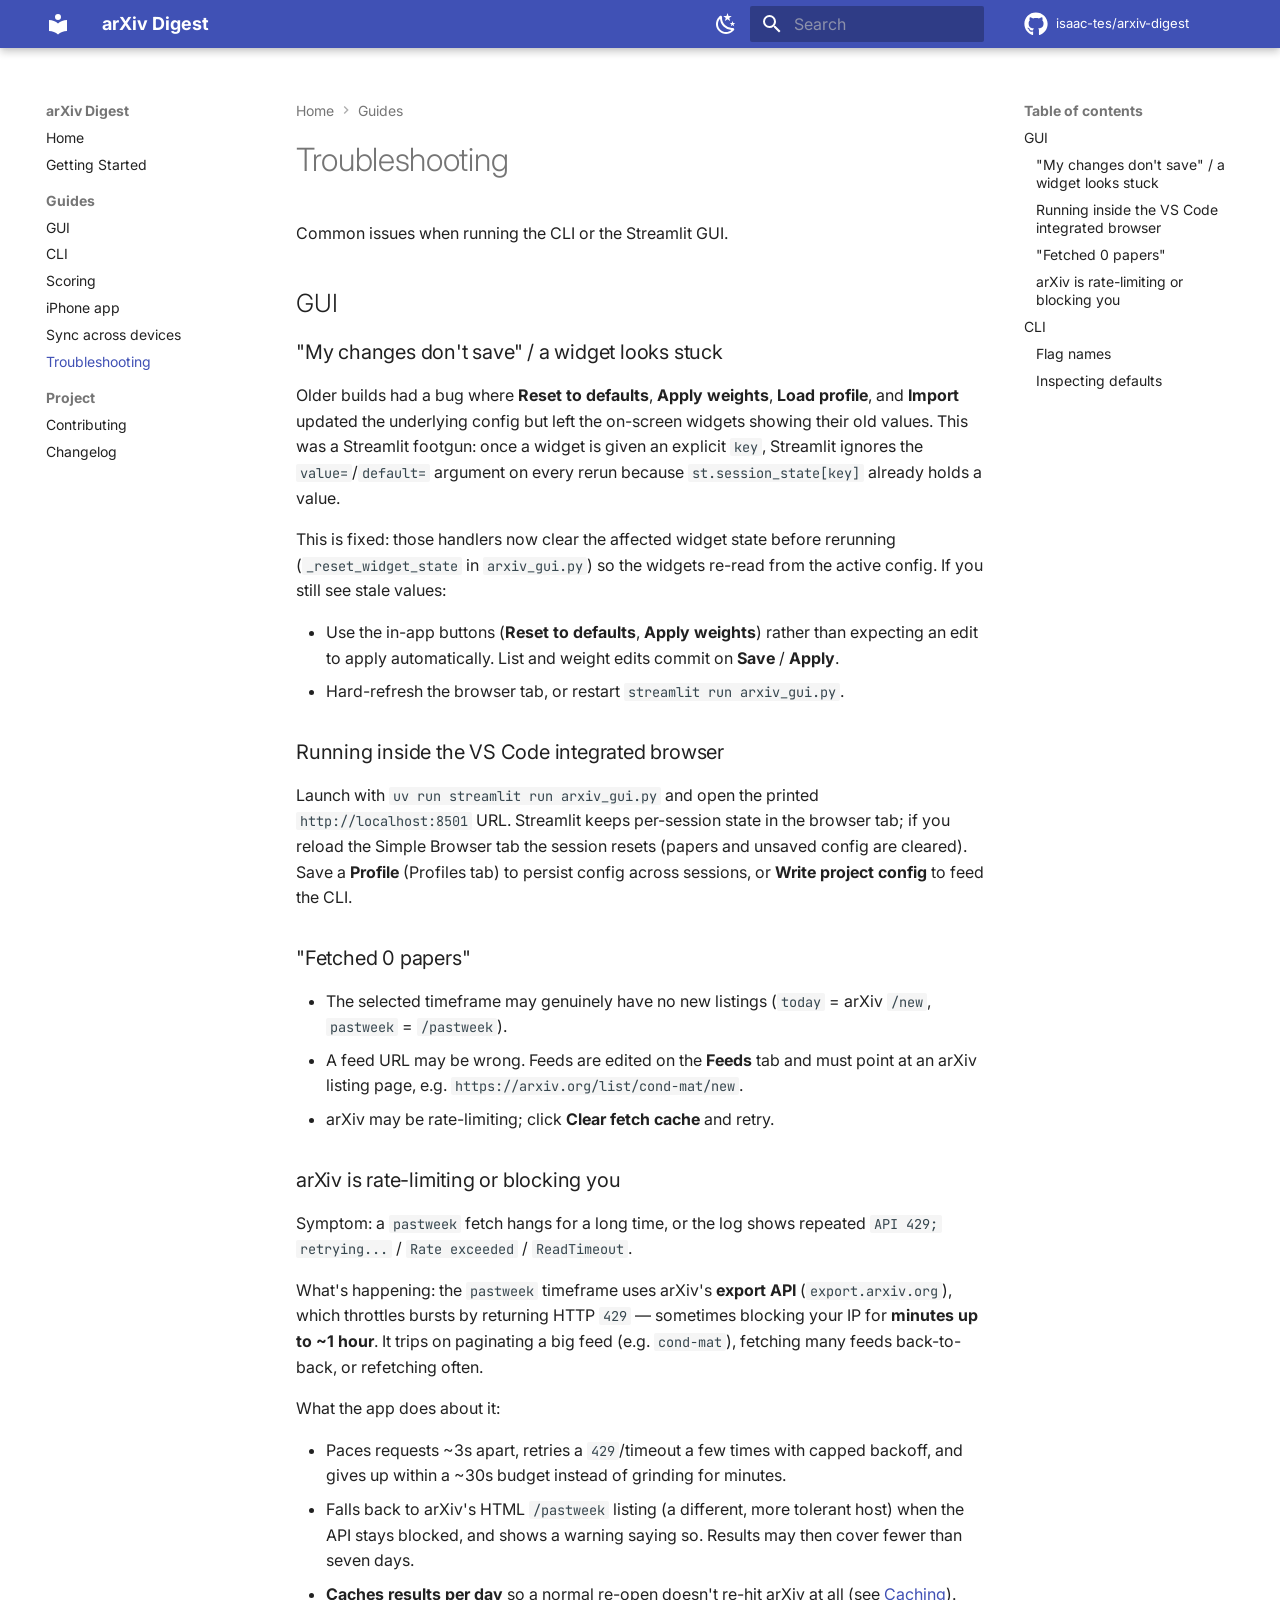
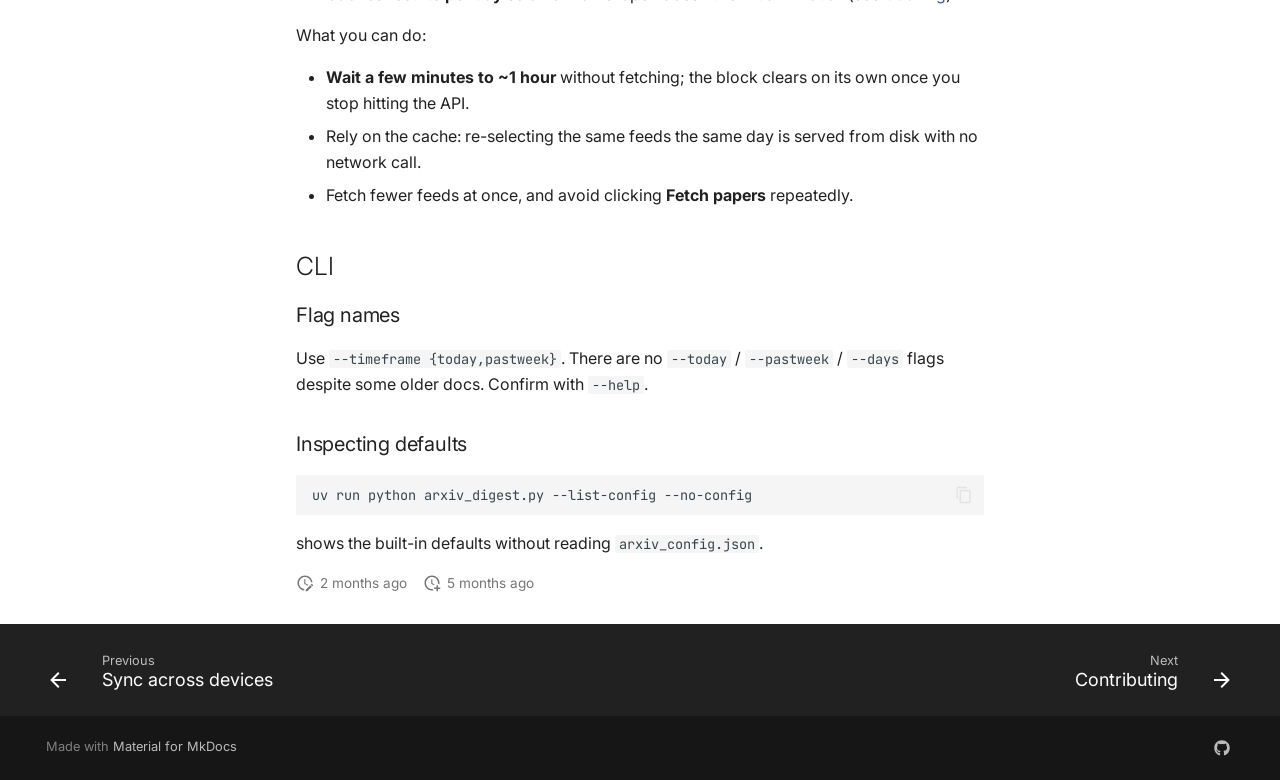
<file: troubleshooting/index.html>
<!doctype html>
<html lang="en" class="no-js">
  <head>
    
      <meta charset="utf-8">
      <meta name="viewport" content="width=device-width,initial-scale=1">
      
        <meta name="description" content="Score and rank fresh arXiv papers from any category, via a CLI or a Streamlit GUI.">
      
      
        <meta name="author" content="isaac-tes">
      
      
        <link rel="canonical" href="https://isaac-tes.github.io/arxiv-digest/troubleshooting/">
      
      
        <link rel="prev" href="../deploy/">
      
      
        <link rel="next" href="../contributing/">
      
      
        
      
      
      <link rel="icon" href="../assets/images/favicon.png">
      <meta name="generator" content="mkdocs-1.6.1, mkdocs-material-9.7.6">
    
    
      
        <title>Troubleshooting - arXiv Digest</title>
      
    
    
      <link rel="stylesheet" href="../assets/stylesheets/main.484c7ddc.min.css">
      
        
        <link rel="stylesheet" href="../assets/stylesheets/palette.ab4e12ef.min.css">
      
      


    
    
      
    
    
      
        
        
        <link rel="preconnect" href="https://fonts.gstatic.com" crossorigin>
        <link rel="stylesheet" href="https://fonts.googleapis.com/css?family=Inter:300,300i,400,400i,700,700i%7CJetBrains+Mono:400,400i,700,700i&display=fallback">
        <style>:root{--md-text-font:"Inter";--md-code-font:"JetBrains Mono"}</style>
      
    
    
      <link rel="stylesheet" href="../css/timeago.css">
    
      <link rel="stylesheet" href="../stylesheets/extra.css">
    
    <script>__md_scope=new URL("..",location),__md_hash=e=>[...e].reduce(((e,_)=>(e<<5)-e+_.charCodeAt(0)),0),__md_get=(e,_=localStorage,t=__md_scope)=>JSON.parse(_.getItem(t.pathname+"."+e)),__md_set=(e,_,t=localStorage,a=__md_scope)=>{try{t.setItem(a.pathname+"."+e,JSON.stringify(_))}catch(e){}}</script>
    
      

    
    
  </head>
  
  
    
    
      
    
    
    
    
    <body dir="ltr" data-md-color-scheme="default" data-md-color-primary="indigo" data-md-color-accent="teal">
  
    
    <input class="md-toggle" data-md-toggle="drawer" type="checkbox" id="__drawer" autocomplete="off">
    <input class="md-toggle" data-md-toggle="search" type="checkbox" id="__search" autocomplete="off">
    <label class="md-overlay" for="__drawer"></label>
    <div data-md-component="skip">
      
        
        <a href="#troubleshooting" class="md-skip">
          Skip to content
        </a>
      
    </div>
    <div data-md-component="announce">
      
    </div>
    
    
      

  

<header class="md-header md-header--shadow" data-md-component="header">
  <nav class="md-header__inner md-grid" aria-label="Header">
    <a href=".." title="arXiv Digest" class="md-header__button md-logo" aria-label="arXiv Digest" data-md-component="logo">
      
  
  <svg xmlns="http://www.w3.org/2000/svg" viewBox="0 0 24 24"><path d="M12 8a3 3 0 0 0 3-3 3 3 0 0 0-3-3 3 3 0 0 0-3 3 3 3 0 0 0 3 3m0 3.54C9.64 9.35 6.5 8 3 8v11c3.5 0 6.64 1.35 9 3.54 2.36-2.19 5.5-3.54 9-3.54V8c-3.5 0-6.64 1.35-9 3.54"/></svg>

    </a>
    <label class="md-header__button md-icon" for="__drawer">
      
      <svg xmlns="http://www.w3.org/2000/svg" viewBox="0 0 24 24"><path d="M3 6h18v2H3zm0 5h18v2H3zm0 5h18v2H3z"/></svg>
    </label>
    <div class="md-header__title" data-md-component="header-title">
      <div class="md-header__ellipsis">
        <div class="md-header__topic">
          <span class="md-ellipsis">
            arXiv Digest
          </span>
        </div>
        <div class="md-header__topic" data-md-component="header-topic">
          <span class="md-ellipsis">
            
              Troubleshooting
            
          </span>
        </div>
      </div>
    </div>
    
      
        <form class="md-header__option" data-md-component="palette">
  
    
    
    
    <input class="md-option" data-md-color-media="" data-md-color-scheme="default" data-md-color-primary="indigo" data-md-color-accent="teal"  aria-label="Switch to dark mode"  type="radio" name="__palette" id="__palette_0">
    
      <label class="md-header__button md-icon" title="Switch to dark mode" for="__palette_1" hidden>
        <svg xmlns="http://www.w3.org/2000/svg" viewBox="0 0 24 24"><path d="m17.75 4.09-2.53 1.94.91 3.06-2.63-1.81-2.63 1.81.91-3.06-2.53-1.94L12.44 4l1.06-3 1.06 3zm3.5 6.91-1.64 1.25.59 1.98-1.7-1.17-1.7 1.17.59-1.98L15.75 11l2.06-.05L18.5 9l.69 1.95zm-2.28 4.95c.83-.08 1.72 1.1 1.19 1.85-.32.45-.66.87-1.08 1.27C15.17 23 8.84 23 4.94 19.07c-3.91-3.9-3.91-10.24 0-14.14.4-.4.82-.76 1.27-1.08.75-.53 1.93.36 1.85 1.19-.27 2.86.69 5.83 2.89 8.02a9.96 9.96 0 0 0 8.02 2.89m-1.64 2.02a12.08 12.08 0 0 1-7.8-3.47c-2.17-2.19-3.33-5-3.49-7.82-2.81 3.14-2.7 7.96.31 10.98 3.02 3.01 7.84 3.12 10.98.31"/></svg>
      </label>
    
  
    
    
    
    <input class="md-option" data-md-color-media="" data-md-color-scheme="slate" data-md-color-primary="indigo" data-md-color-accent="teal"  aria-label="Switch to light mode"  type="radio" name="__palette" id="__palette_1">
    
      <label class="md-header__button md-icon" title="Switch to light mode" for="__palette_0" hidden>
        <svg xmlns="http://www.w3.org/2000/svg" viewBox="0 0 24 24"><path d="M12 7a5 5 0 0 1 5 5 5 5 0 0 1-5 5 5 5 0 0 1-5-5 5 5 0 0 1 5-5m0 2a3 3 0 0 0-3 3 3 3 0 0 0 3 3 3 3 0 0 0 3-3 3 3 0 0 0-3-3m0-7 2.39 3.42C13.65 5.15 12.84 5 12 5s-1.65.15-2.39.42zM3.34 7l4.16-.35A7.2 7.2 0 0 0 5.94 8.5c-.44.74-.69 1.5-.83 2.29zm.02 10 1.76-3.77a7.131 7.131 0 0 0 2.38 4.14zM20.65 7l-1.77 3.79a7.02 7.02 0 0 0-2.38-4.15zm-.01 10-4.14.36c.59-.51 1.12-1.14 1.54-1.86.42-.73.69-1.5.83-2.29zM12 22l-2.41-3.44c.74.27 1.55.44 2.41.44.82 0 1.63-.17 2.37-.44z"/></svg>
      </label>
    
  
</form>
      
    
    
      <script>var palette=__md_get("__palette");if(palette&&palette.color){if("(prefers-color-scheme)"===palette.color.media){var media=matchMedia("(prefers-color-scheme: light)"),input=document.querySelector(media.matches?"[data-md-color-media='(prefers-color-scheme: light)']":"[data-md-color-media='(prefers-color-scheme: dark)']");palette.color.media=input.getAttribute("data-md-color-media"),palette.color.scheme=input.getAttribute("data-md-color-scheme"),palette.color.primary=input.getAttribute("data-md-color-primary"),palette.color.accent=input.getAttribute("data-md-color-accent")}for(var[key,value]of Object.entries(palette.color))document.body.setAttribute("data-md-color-"+key,value)}</script>
    
    
    
      
      
        <label class="md-header__button md-icon" for="__search">
          
          <svg xmlns="http://www.w3.org/2000/svg" viewBox="0 0 24 24"><path d="M9.5 3A6.5 6.5 0 0 1 16 9.5c0 1.61-.59 3.09-1.56 4.23l.27.27h.79l5 5-1.5 1.5-5-5v-.79l-.27-.27A6.52 6.52 0 0 1 9.5 16 6.5 6.5 0 0 1 3 9.5 6.5 6.5 0 0 1 9.5 3m0 2C7 5 5 7 5 9.5S7 14 9.5 14 14 12 14 9.5 12 5 9.5 5"/></svg>
        </label>
        <div class="md-search" data-md-component="search" role="dialog">
  <label class="md-search__overlay" for="__search"></label>
  <div class="md-search__inner" role="search">
    <form class="md-search__form" name="search">
      <input type="text" class="md-search__input" name="query" aria-label="Search" placeholder="Search" autocapitalize="off" autocorrect="off" autocomplete="off" spellcheck="false" data-md-component="search-query" required>
      <label class="md-search__icon md-icon" for="__search">
        
        <svg xmlns="http://www.w3.org/2000/svg" viewBox="0 0 24 24"><path d="M9.5 3A6.5 6.5 0 0 1 16 9.5c0 1.61-.59 3.09-1.56 4.23l.27.27h.79l5 5-1.5 1.5-5-5v-.79l-.27-.27A6.52 6.52 0 0 1 9.5 16 6.5 6.5 0 0 1 3 9.5 6.5 6.5 0 0 1 9.5 3m0 2C7 5 5 7 5 9.5S7 14 9.5 14 14 12 14 9.5 12 5 9.5 5"/></svg>
        
        <svg xmlns="http://www.w3.org/2000/svg" viewBox="0 0 24 24"><path d="M20 11v2H8l5.5 5.5-1.42 1.42L4.16 12l7.92-7.92L13.5 5.5 8 11z"/></svg>
      </label>
      <nav class="md-search__options" aria-label="Search">
        
          <a href="javascript:void(0)" class="md-search__icon md-icon" title="Share" aria-label="Share" data-clipboard data-clipboard-text="" data-md-component="search-share" tabindex="-1">
            
            <svg xmlns="http://www.w3.org/2000/svg" viewBox="0 0 24 24"><path d="M18 16.08c-.76 0-1.44.3-1.96.77L8.91 12.7c.05-.23.09-.46.09-.7s-.04-.47-.09-.7l7.05-4.11c.54.5 1.25.81 2.04.81a3 3 0 0 0 3-3 3 3 0 0 0-3-3 3 3 0 0 0-3 3c0 .24.04.47.09.7L8.04 9.81C7.5 9.31 6.79 9 6 9a3 3 0 0 0-3 3 3 3 0 0 0 3 3c.79 0 1.5-.31 2.04-.81l7.12 4.15c-.05.21-.08.43-.08.66 0 1.61 1.31 2.91 2.92 2.91s2.92-1.3 2.92-2.91A2.92 2.92 0 0 0 18 16.08"/></svg>
          </a>
        
        <button type="reset" class="md-search__icon md-icon" title="Clear" aria-label="Clear" tabindex="-1">
          
          <svg xmlns="http://www.w3.org/2000/svg" viewBox="0 0 24 24"><path d="M19 6.41 17.59 5 12 10.59 6.41 5 5 6.41 10.59 12 5 17.59 6.41 19 12 13.41 17.59 19 19 17.59 13.41 12z"/></svg>
        </button>
      </nav>
      
        <div class="md-search__suggest" data-md-component="search-suggest"></div>
      
    </form>
    <div class="md-search__output">
      <div class="md-search__scrollwrap" tabindex="0" data-md-scrollfix>
        <div class="md-search-result" data-md-component="search-result">
          <div class="md-search-result__meta">
            Initializing search
          </div>
          <ol class="md-search-result__list" role="presentation"></ol>
        </div>
      </div>
    </div>
  </div>
</div>
      
    
    
      <div class="md-header__source">
        <a href="https://github.com/isaac-tes/arxiv-digest" title="Go to repository" class="md-source" data-md-component="source">
  <div class="md-source__icon md-icon">
    
    <svg xmlns="http://www.w3.org/2000/svg" viewBox="0 0 512 512"><!--! Font Awesome Free 7.1.0 by @fontawesome - https://fontawesome.com License - https://fontawesome.com/license/free (Icons: CC BY 4.0, Fonts: SIL OFL 1.1, Code: MIT License) Copyright 2025 Fonticons, Inc.--><path d="M173.9 397.4c0 2-2.3 3.6-5.2 3.6-3.3.3-5.6-1.3-5.6-3.6 0-2 2.3-3.6 5.2-3.6 3-.3 5.6 1.3 5.6 3.6m-31.1-4.5c-.7 2 1.3 4.3 4.3 4.9 2.6 1 5.6 0 6.2-2s-1.3-4.3-4.3-5.2c-2.6-.7-5.5.3-6.2 2.3m44.2-1.7c-2.9.7-4.9 2.6-4.6 4.9.3 2 2.9 3.3 5.9 2.6 2.9-.7 4.9-2.6 4.6-4.6-.3-1.9-3-3.2-5.9-2.9M252.8 8C114.1 8 8 113.3 8 252c0 110.9 69.8 205.8 169.5 239.2 12.8 2.3 17.3-5.6 17.3-12.1 0-6.2-.3-40.4-.3-61.4 0 0-70 15-84.7-29.8 0 0-11.4-29.1-27.8-36.6 0 0-22.9-15.7 1.6-15.4 0 0 24.9 2 38.6 25.8 21.9 38.6 58.6 27.5 72.9 20.9 2.3-16 8.8-27.1 16-33.7-55.9-6.2-112.3-14.3-112.3-110.5 0-27.5 7.6-41.3 23.6-58.9-2.6-6.5-11.1-33.3 2.6-67.9 20.9-6.5 69 27 69 27 20-5.6 41.5-8.5 62.8-8.5s42.8 2.9 62.8 8.5c0 0 48.1-33.6 69-27 13.7 34.7 5.2 61.4 2.6 67.9 16 17.7 25.8 31.5 25.8 58.9 0 96.5-58.9 104.2-114.8 110.5 9.2 7.9 17 22.9 17 46.4 0 33.7-.3 75.4-.3 83.6 0 6.5 4.6 14.4 17.3 12.1C436.2 457.8 504 362.9 504 252 504 113.3 391.5 8 252.8 8M105.2 352.9c-1.3 1-1 3.3.7 5.2 1.6 1.6 3.9 2.3 5.2 1 1.3-1 1-3.3-.7-5.2-1.6-1.6-3.9-2.3-5.2-1m-10.8-8.1c-.7 1.3.3 2.9 2.3 3.9 1.6 1 3.6.7 4.3-.7.7-1.3-.3-2.9-2.3-3.9-2-.6-3.6-.3-4.3.7m32.4 35.6c-1.6 1.3-1 4.3 1.3 6.2 2.3 2.3 5.2 2.6 6.5 1 1.3-1.3.7-4.3-1.3-6.2-2.2-2.3-5.2-2.6-6.5-1m-11.4-14.7c-1.6 1-1.6 3.6 0 5.9s4.3 3.3 5.6 2.3c1.6-1.3 1.6-3.9 0-6.2-1.4-2.3-4-3.3-5.6-2"/></svg>
  </div>
  <div class="md-source__repository">
    isaac-tes/arxiv-digest
  </div>
</a>
      </div>
    
  </nav>
  
</header>
    
    <div class="md-container" data-md-component="container">
      
      
        
          
        
      
      <main class="md-main" data-md-component="main">
        <div class="md-main__inner md-grid">
          
            
              
              <div class="md-sidebar md-sidebar--primary" data-md-component="sidebar" data-md-type="navigation" >
                <div class="md-sidebar__scrollwrap">
                  <div class="md-sidebar__inner">
                    



<nav class="md-nav md-nav--primary" aria-label="Navigation" data-md-level="0">
  <label class="md-nav__title" for="__drawer">
    <a href=".." title="arXiv Digest" class="md-nav__button md-logo" aria-label="arXiv Digest" data-md-component="logo">
      
  
  <svg xmlns="http://www.w3.org/2000/svg" viewBox="0 0 24 24"><path d="M12 8a3 3 0 0 0 3-3 3 3 0 0 0-3-3 3 3 0 0 0-3 3 3 3 0 0 0 3 3m0 3.54C9.64 9.35 6.5 8 3 8v11c3.5 0 6.64 1.35 9 3.54 2.36-2.19 5.5-3.54 9-3.54V8c-3.5 0-6.64 1.35-9 3.54"/></svg>

    </a>
    arXiv Digest
  </label>
  
    <div class="md-nav__source">
      <a href="https://github.com/isaac-tes/arxiv-digest" title="Go to repository" class="md-source" data-md-component="source">
  <div class="md-source__icon md-icon">
    
    <svg xmlns="http://www.w3.org/2000/svg" viewBox="0 0 512 512"><!--! Font Awesome Free 7.1.0 by @fontawesome - https://fontawesome.com License - https://fontawesome.com/license/free (Icons: CC BY 4.0, Fonts: SIL OFL 1.1, Code: MIT License) Copyright 2025 Fonticons, Inc.--><path d="M173.9 397.4c0 2-2.3 3.6-5.2 3.6-3.3.3-5.6-1.3-5.6-3.6 0-2 2.3-3.6 5.2-3.6 3-.3 5.6 1.3 5.6 3.6m-31.1-4.5c-.7 2 1.3 4.3 4.3 4.9 2.6 1 5.6 0 6.2-2s-1.3-4.3-4.3-5.2c-2.6-.7-5.5.3-6.2 2.3m44.2-1.7c-2.9.7-4.9 2.6-4.6 4.9.3 2 2.9 3.3 5.9 2.6 2.9-.7 4.9-2.6 4.6-4.6-.3-1.9-3-3.2-5.9-2.9M252.8 8C114.1 8 8 113.3 8 252c0 110.9 69.8 205.8 169.5 239.2 12.8 2.3 17.3-5.6 17.3-12.1 0-6.2-.3-40.4-.3-61.4 0 0-70 15-84.7-29.8 0 0-11.4-29.1-27.8-36.6 0 0-22.9-15.7 1.6-15.4 0 0 24.9 2 38.6 25.8 21.9 38.6 58.6 27.5 72.9 20.9 2.3-16 8.8-27.1 16-33.7-55.9-6.2-112.3-14.3-112.3-110.5 0-27.5 7.6-41.3 23.6-58.9-2.6-6.5-11.1-33.3 2.6-67.9 20.9-6.5 69 27 69 27 20-5.6 41.5-8.5 62.8-8.5s42.8 2.9 62.8 8.5c0 0 48.1-33.6 69-27 13.7 34.7 5.2 61.4 2.6 67.9 16 17.7 25.8 31.5 25.8 58.9 0 96.5-58.9 104.2-114.8 110.5 9.2 7.9 17 22.9 17 46.4 0 33.7-.3 75.4-.3 83.6 0 6.5 4.6 14.4 17.3 12.1C436.2 457.8 504 362.9 504 252 504 113.3 391.5 8 252.8 8M105.2 352.9c-1.3 1-1 3.3.7 5.2 1.6 1.6 3.9 2.3 5.2 1 1.3-1 1-3.3-.7-5.2-1.6-1.6-3.9-2.3-5.2-1m-10.8-8.1c-.7 1.3.3 2.9 2.3 3.9 1.6 1 3.6.7 4.3-.7.7-1.3-.3-2.9-2.3-3.9-2-.6-3.6-.3-4.3.7m32.4 35.6c-1.6 1.3-1 4.3 1.3 6.2 2.3 2.3 5.2 2.6 6.5 1 1.3-1.3.7-4.3-1.3-6.2-2.2-2.3-5.2-2.6-6.5-1m-11.4-14.7c-1.6 1-1.6 3.6 0 5.9s4.3 3.3 5.6 2.3c1.6-1.3 1.6-3.9 0-6.2-1.4-2.3-4-3.3-5.6-2"/></svg>
  </div>
  <div class="md-source__repository">
    isaac-tes/arxiv-digest
  </div>
</a>
    </div>
  
  <ul class="md-nav__list" data-md-scrollfix>
    
      
      
  
  
  
  
    <li class="md-nav__item">
      <a href=".." class="md-nav__link">
        
  
  
  <span class="md-ellipsis">
    
  
    Home
  

    
  </span>
  
  

      </a>
    </li>
  

    
      
      
  
  
  
  
    <li class="md-nav__item">
      <a href="../quickstart/" class="md-nav__link">
        
  
  
  <span class="md-ellipsis">
    
  
    Getting Started
  

    
  </span>
  
  

      </a>
    </li>
  

    
      
      
  
  
    
  
  
  
    
    
      
        
      
        
      
        
      
        
      
        
      
        
      
    
    
    
      
        
        
      
    
    
    <li class="md-nav__item md-nav__item--active md-nav__item--section md-nav__item--nested">
      
        
        
        <input class="md-nav__toggle md-toggle " type="checkbox" id="__nav_3" checked>
        
          
          <label class="md-nav__link" for="__nav_3" id="__nav_3_label" tabindex="">
            
  
  
  <span class="md-ellipsis">
    
  
    Guides
  

    
  </span>
  
  

            <span class="md-nav__icon md-icon"></span>
          </label>
        
        <nav class="md-nav" data-md-level="1" aria-labelledby="__nav_3_label" aria-expanded="true">
          <label class="md-nav__title" for="__nav_3">
            <span class="md-nav__icon md-icon"></span>
            
  
    Guides
  

          </label>
          <ul class="md-nav__list" data-md-scrollfix>
            
              
                
  
  
  
  
    <li class="md-nav__item">
      <a href="../gui-guide/" class="md-nav__link">
        
  
  
  <span class="md-ellipsis">
    
  
    GUI
  

    
  </span>
  
  

      </a>
    </li>
  

              
            
              
                
  
  
  
  
    <li class="md-nav__item">
      <a href="../cli-guide/" class="md-nav__link">
        
  
  
  <span class="md-ellipsis">
    
  
    CLI
  

    
  </span>
  
  

      </a>
    </li>
  

              
            
              
                
  
  
  
  
    <li class="md-nav__item">
      <a href="../scoring/" class="md-nav__link">
        
  
  
  <span class="md-ellipsis">
    
  
    Scoring
  

    
  </span>
  
  

      </a>
    </li>
  

              
            
              
                
  
  
  
  
    <li class="md-nav__item">
      <a href="../ios-app/" class="md-nav__link">
        
  
  
  <span class="md-ellipsis">
    
  
    iPhone app
  

    
  </span>
  
  

      </a>
    </li>
  

              
            
              
                
  
  
  
  
    <li class="md-nav__item">
      <a href="../deploy/" class="md-nav__link">
        
  
  
  <span class="md-ellipsis">
    
  
    Sync across devices
  

    
  </span>
  
  

      </a>
    </li>
  

              
            
              
                
  
  
    
  
  
  
    <li class="md-nav__item md-nav__item--active">
      
      <input class="md-nav__toggle md-toggle" type="checkbox" id="__toc">
      
      
        
      
      
        <label class="md-nav__link md-nav__link--active" for="__toc">
          
  
  
  <span class="md-ellipsis">
    
  
    Troubleshooting
  

    
  </span>
  
  

          <span class="md-nav__icon md-icon"></span>
        </label>
      
      <a href="./" class="md-nav__link md-nav__link--active">
        
  
  
  <span class="md-ellipsis">
    
  
    Troubleshooting
  

    
  </span>
  
  

      </a>
      
        

<nav class="md-nav md-nav--secondary" aria-label="Table of contents">
  
  
  
    
  
  
    <label class="md-nav__title" for="__toc">
      <span class="md-nav__icon md-icon"></span>
      Table of contents
    </label>
    <ul class="md-nav__list" data-md-component="toc" data-md-scrollfix>
      
        <li class="md-nav__item">
  <a href="#gui" class="md-nav__link">
    <span class="md-ellipsis">
      
        GUI
      
    </span>
  </a>
  
    <nav class="md-nav" aria-label="GUI">
      <ul class="md-nav__list">
        
          <li class="md-nav__item">
  <a href="#my-changes-dont-save-a-widget-looks-stuck" class="md-nav__link">
    <span class="md-ellipsis">
      
        "My changes don't save" / a widget looks stuck
      
    </span>
  </a>
  
</li>
        
          <li class="md-nav__item">
  <a href="#running-inside-the-vs-code-integrated-browser" class="md-nav__link">
    <span class="md-ellipsis">
      
        Running inside the VS Code integrated browser
      
    </span>
  </a>
  
</li>
        
          <li class="md-nav__item">
  <a href="#fetched-0-papers" class="md-nav__link">
    <span class="md-ellipsis">
      
        "Fetched 0 papers"
      
    </span>
  </a>
  
</li>
        
          <li class="md-nav__item">
  <a href="#arxiv-is-rate-limiting-or-blocking-you" class="md-nav__link">
    <span class="md-ellipsis">
      
        arXiv is rate-limiting or blocking you
      
    </span>
  </a>
  
</li>
        
      </ul>
    </nav>
  
</li>
      
        <li class="md-nav__item">
  <a href="#cli" class="md-nav__link">
    <span class="md-ellipsis">
      
        CLI
      
    </span>
  </a>
  
    <nav class="md-nav" aria-label="CLI">
      <ul class="md-nav__list">
        
          <li class="md-nav__item">
  <a href="#flag-names" class="md-nav__link">
    <span class="md-ellipsis">
      
        Flag names
      
    </span>
  </a>
  
</li>
        
          <li class="md-nav__item">
  <a href="#inspecting-defaults" class="md-nav__link">
    <span class="md-ellipsis">
      
        Inspecting defaults
      
    </span>
  </a>
  
</li>
        
      </ul>
    </nav>
  
</li>
      
    </ul>
  
</nav>
      
    </li>
  

              
            
          </ul>
        </nav>
      
    </li>
  

    
      
      
  
  
  
  
    
    
      
        
      
        
      
    
    
    
      
        
        
      
    
    
    <li class="md-nav__item md-nav__item--section md-nav__item--nested">
      
        
        
        <input class="md-nav__toggle md-toggle " type="checkbox" id="__nav_4" >
        
          
          <label class="md-nav__link" for="__nav_4" id="__nav_4_label" tabindex="">
            
  
  
  <span class="md-ellipsis">
    
  
    Project
  

    
  </span>
  
  

            <span class="md-nav__icon md-icon"></span>
          </label>
        
        <nav class="md-nav" data-md-level="1" aria-labelledby="__nav_4_label" aria-expanded="false">
          <label class="md-nav__title" for="__nav_4">
            <span class="md-nav__icon md-icon"></span>
            
  
    Project
  

          </label>
          <ul class="md-nav__list" data-md-scrollfix>
            
              
                
  
  
  
  
    <li class="md-nav__item">
      <a href="../contributing/" class="md-nav__link">
        
  
  
  <span class="md-ellipsis">
    
  
    Contributing
  

    
  </span>
  
  

      </a>
    </li>
  

              
            
              
                
  
  
  
  
    <li class="md-nav__item">
      <a href="../changelog/" class="md-nav__link">
        
  
  
  <span class="md-ellipsis">
    
  
    Changelog
  

    
  </span>
  
  

      </a>
    </li>
  

              
            
          </ul>
        </nav>
      
    </li>
  

    
  </ul>
</nav>
                  </div>
                </div>
              </div>
            
            
              
              <div class="md-sidebar md-sidebar--secondary" data-md-component="sidebar" data-md-type="toc" >
                <div class="md-sidebar__scrollwrap">
                  <div class="md-sidebar__inner">
                    

<nav class="md-nav md-nav--secondary" aria-label="Table of contents">
  
  
  
    
  
  
    <label class="md-nav__title" for="__toc">
      <span class="md-nav__icon md-icon"></span>
      Table of contents
    </label>
    <ul class="md-nav__list" data-md-component="toc" data-md-scrollfix>
      
        <li class="md-nav__item">
  <a href="#gui" class="md-nav__link">
    <span class="md-ellipsis">
      
        GUI
      
    </span>
  </a>
  
    <nav class="md-nav" aria-label="GUI">
      <ul class="md-nav__list">
        
          <li class="md-nav__item">
  <a href="#my-changes-dont-save-a-widget-looks-stuck" class="md-nav__link">
    <span class="md-ellipsis">
      
        "My changes don't save" / a widget looks stuck
      
    </span>
  </a>
  
</li>
        
          <li class="md-nav__item">
  <a href="#running-inside-the-vs-code-integrated-browser" class="md-nav__link">
    <span class="md-ellipsis">
      
        Running inside the VS Code integrated browser
      
    </span>
  </a>
  
</li>
        
          <li class="md-nav__item">
  <a href="#fetched-0-papers" class="md-nav__link">
    <span class="md-ellipsis">
      
        "Fetched 0 papers"
      
    </span>
  </a>
  
</li>
        
          <li class="md-nav__item">
  <a href="#arxiv-is-rate-limiting-or-blocking-you" class="md-nav__link">
    <span class="md-ellipsis">
      
        arXiv is rate-limiting or blocking you
      
    </span>
  </a>
  
</li>
        
      </ul>
    </nav>
  
</li>
      
        <li class="md-nav__item">
  <a href="#cli" class="md-nav__link">
    <span class="md-ellipsis">
      
        CLI
      
    </span>
  </a>
  
    <nav class="md-nav" aria-label="CLI">
      <ul class="md-nav__list">
        
          <li class="md-nav__item">
  <a href="#flag-names" class="md-nav__link">
    <span class="md-ellipsis">
      
        Flag names
      
    </span>
  </a>
  
</li>
        
          <li class="md-nav__item">
  <a href="#inspecting-defaults" class="md-nav__link">
    <span class="md-ellipsis">
      
        Inspecting defaults
      
    </span>
  </a>
  
</li>
        
      </ul>
    </nav>
  
</li>
      
    </ul>
  
</nav>
                  </div>
                </div>
              </div>
            
          
          
            <div class="md-content" data-md-component="content">
              
                



  


  <nav class="md-path" aria-label="Navigation" >
    <ol class="md-path__list">
      
        
  
  
    <li class="md-path__item">
      <a href=".." class="md-path__link">
        
  <span class="md-ellipsis">
    Home
  </span>

      </a>
    </li>
  

      
      
        
  
  
    
    
      <li class="md-path__item">
        <a href="../gui-guide/" class="md-path__link">
          
  <span class="md-ellipsis">
    Guides
  </span>

        </a>
      </li>
    
  

      
    </ol>
  </nav>

              
              <article class="md-content__inner md-typeset">
                
                  


  
  


<h1 id="troubleshooting">Troubleshooting<a class="headerlink" href="#troubleshooting" title="Permanent link">&para;</a></h1>
<p>Common issues when running the CLI or the Streamlit GUI.</p>
<h2 id="gui">GUI<a class="headerlink" href="#gui" title="Permanent link">&para;</a></h2>
<h3 id="my-changes-dont-save-a-widget-looks-stuck">"My changes don't save" / a widget looks stuck<a class="headerlink" href="#my-changes-dont-save-a-widget-looks-stuck" title="Permanent link">&para;</a></h3>
<p>Older builds had a bug where <strong>Reset to defaults</strong>, <strong>Apply weights</strong>, <strong>Load
profile</strong>, and <strong>Import</strong> updated the underlying config but left the on-screen
widgets showing their old values. This was a Streamlit footgun: once a widget is
given an explicit <code>key</code>, Streamlit ignores the <code>value=</code>/<code>default=</code> argument on
every rerun because <code>st.session_state[key]</code> already holds a value.</p>
<p>This is fixed: those handlers now clear the affected widget state before
rerunning (<code>_reset_widget_state</code> in <code>arxiv_gui.py</code>) so the widgets re-read from
the active config. If you still see stale values:</p>
<ul>
<li>Use the in-app buttons (<strong>Reset to defaults</strong>, <strong>Apply weights</strong>) rather than
  expecting an edit to apply automatically. List and weight edits commit on
  <strong>Save</strong> / <strong>Apply</strong>.</li>
<li>Hard-refresh the browser tab, or restart <code>streamlit run arxiv_gui.py</code>.</li>
</ul>
<h3 id="running-inside-the-vs-code-integrated-browser">Running inside the VS Code integrated browser<a class="headerlink" href="#running-inside-the-vs-code-integrated-browser" title="Permanent link">&para;</a></h3>
<p>Launch with <code>uv run streamlit run arxiv_gui.py</code> and open the printed
<code>http://localhost:8501</code> URL. Streamlit keeps per-session state in the browser
tab; if you reload the Simple Browser tab the session resets (papers and unsaved
config are cleared). Save a <strong>Profile</strong> (Profiles tab) to persist config across
sessions, or <strong>Write project config</strong> to feed the CLI.</p>
<h3 id="fetched-0-papers">"Fetched 0 papers"<a class="headerlink" href="#fetched-0-papers" title="Permanent link">&para;</a></h3>
<ul>
<li>The selected timeframe may genuinely have no new listings (<code>today</code> = arXiv
  <code>/new</code>, <code>pastweek</code> = <code>/pastweek</code>).</li>
<li>A feed URL may be wrong. Feeds are edited on the <strong>Feeds</strong> tab and must point
  at an arXiv listing page, e.g. <code>https://arxiv.org/list/cond-mat/new</code>.</li>
<li>arXiv may be rate-limiting; click <strong>Clear fetch cache</strong> and retry.</li>
</ul>
<h3 id="arxiv-is-rate-limiting-or-blocking-you">arXiv is rate-limiting or blocking you<a class="headerlink" href="#arxiv-is-rate-limiting-or-blocking-you" title="Permanent link">&para;</a></h3>
<p>Symptom: a <code>pastweek</code> fetch hangs for a long time, or the log shows repeated
<code>API 429; retrying...</code> / <code>Rate exceeded</code> / <code>ReadTimeout</code>.</p>
<p>What's happening: the <code>pastweek</code> timeframe uses arXiv's <strong>export API</strong>
(<code>export.arxiv.org</code>), which throttles bursts by returning HTTP <code>429</code> — sometimes
blocking your IP for <strong>minutes up to ~1 hour</strong>. It trips on paginating a big
feed (e.g. <code>cond-mat</code>), fetching many feeds back-to-back, or refetching often.</p>
<p>What the app does about it:</p>
<ul>
<li>Paces requests ~3s apart, retries a <code>429</code>/timeout a few times with capped
  backoff, and gives up within a ~30s budget instead of grinding for minutes.</li>
<li>Falls back to arXiv's HTML <code>/pastweek</code> listing (a different, more tolerant
  host) when the API stays blocked, and shows a warning saying so. Results may
  then cover fewer than seven days.</li>
<li><strong>Caches results per day</strong> so a normal re-open doesn't re-hit arXiv at all
  (see <a href="../gui-guide/#caching">Caching</a>).</li>
</ul>
<p>What you can do:</p>
<ul>
<li><strong>Wait a few minutes to ~1 hour</strong> without fetching; the block clears on its
  own once you stop hitting the API.</li>
<li>Rely on the cache: re-selecting the same feeds the same day is served from
  disk with no network call.</li>
<li>Fetch fewer feeds at once, and avoid clicking <strong>Fetch papers</strong> repeatedly.</li>
</ul>
<h2 id="cli">CLI<a class="headerlink" href="#cli" title="Permanent link">&para;</a></h2>
<h3 id="flag-names">Flag names<a class="headerlink" href="#flag-names" title="Permanent link">&para;</a></h3>
<p>Use <code>--timeframe {today,pastweek}</code>. There are no <code>--today</code> / <code>--pastweek</code> /
<code>--days</code> flags despite some older docs. Confirm with <code>--help</code>.</p>
<h3 id="inspecting-defaults">Inspecting defaults<a class="headerlink" href="#inspecting-defaults" title="Permanent link">&para;</a></h3>
<div class="language-bash highlight"><pre><span></span><code><span id="__span-0-1"><a id="__codelineno-0-1" name="__codelineno-0-1" href="#__codelineno-0-1"></a>uv<span class="w"> </span>run<span class="w"> </span>python<span class="w"> </span>arxiv_digest.py<span class="w"> </span>--list-config<span class="w"> </span>--no-config
</span></code></pre></div>
<p>shows the built-in defaults without reading <code>arxiv_config.json</code>.</p>







  
    
  
  
    
  


  <aside class="md-source-file">
    
      
  <span class="md-source-file__fact">
    <span class="md-icon" title="Last update">
      <svg xmlns="http://www.w3.org/2000/svg" viewBox="0 0 24 24"><path d="M21 13.1c-.1 0-.3.1-.4.2l-1 1 2.1 2.1 1-1c.2-.2.2-.6 0-.8l-1.3-1.3c-.1-.1-.2-.2-.4-.2m-1.9 1.8-6.1 6V23h2.1l6.1-6.1zM12.5 7v5.2l4 2.4-1 1L11 13V7zM11 21.9c-5.1-.5-9-4.8-9-9.9C2 6.5 6.5 2 12 2c5.3 0 9.6 4.1 10 9.3-.3-.1-.6-.2-1-.2s-.7.1-1 .2C19.6 7.2 16.2 4 12 4c-4.4 0-8 3.6-8 8 0 4.1 3.1 7.5 7.1 7.9l-.1.2z"/></svg>
    </span>
    <span class="git-revision-date-localized-plugin git-revision-date-localized-plugin-timeago" title="September 15, 2026 12:19:34 UTC"><span class="timeago" datetime="2026-09-15T12:19:34+00:00" locale="en"></span></span><span class="git-revision-date-localized-plugin git-revision-date-localized-plugin-iso_date" title="September 15, 2026 12:19:34 UTC">2026-09-15</span>
  </span>

    
    
      
  <span class="md-source-file__fact">
    <span class="md-icon" title="Created">
      <svg xmlns="http://www.w3.org/2000/svg" viewBox="0 0 24 24"><path d="M14.47 15.08 11 13V7h1.5v5.25l3.08 1.83c-.41.28-.79.62-1.11 1m-1.39 4.84c-.36.05-.71.08-1.08.08-4.42 0-8-3.58-8-8s3.58-8 8-8 8 3.58 8 8c0 .37-.03.72-.08 1.08.69.1 1.33.32 1.92.64.1-.56.16-1.13.16-1.72 0-5.5-4.5-10-10-10S2 6.5 2 12s4.47 10 10 10c.59 0 1.16-.06 1.72-.16-.32-.59-.54-1.23-.64-1.92M18 15v3h-3v2h3v3h2v-3h3v-2h-3v-3z"/></svg>
    </span>
    <span class="git-revision-date-localized-plugin git-revision-date-localized-plugin-timeago" title="June 20, 2026 19:57:00 UTC"><span class="timeago" datetime="2026-06-20T19:57:00+00:00" locale="en"></span></span><span class="git-revision-date-localized-plugin git-revision-date-localized-plugin-iso_date" title="June 20, 2026 19:57:00 UTC">2026-06-20</span>
  </span>

    
    
    
  </aside>





                
              </article>
            </div>
          
          
<script>var target=document.getElementById(location.hash.slice(1));target&&target.name&&(target.checked=target.name.startsWith("__tabbed_"))</script>
        </div>
        
          <button type="button" class="md-top md-icon" data-md-component="top" hidden>
  
  <svg xmlns="http://www.w3.org/2000/svg" viewBox="0 0 24 24"><path d="M13 20h-2V8l-5.5 5.5-1.42-1.42L12 4.16l7.92 7.92-1.42 1.42L13 8z"/></svg>
  Back to top
</button>
        
      </main>
      
        <footer class="md-footer">
  
    
      
      <nav class="md-footer__inner md-grid" aria-label="Footer" >
        
          
          <a href="../deploy/" class="md-footer__link md-footer__link--prev" aria-label="Previous: Sync across devices">
            <div class="md-footer__button md-icon">
              
              <svg xmlns="http://www.w3.org/2000/svg" viewBox="0 0 24 24"><path d="M20 11v2H8l5.5 5.5-1.42 1.42L4.16 12l7.92-7.92L13.5 5.5 8 11z"/></svg>
            </div>
            <div class="md-footer__title">
              <span class="md-footer__direction">
                Previous
              </span>
              <div class="md-ellipsis">
                Sync across devices
              </div>
            </div>
          </a>
        
        
          
          <a href="../contributing/" class="md-footer__link md-footer__link--next" aria-label="Next: Contributing">
            <div class="md-footer__title">
              <span class="md-footer__direction">
                Next
              </span>
              <div class="md-ellipsis">
                Contributing
              </div>
            </div>
            <div class="md-footer__button md-icon">
              
              <svg xmlns="http://www.w3.org/2000/svg" viewBox="0 0 24 24"><path d="M4 11v2h12l-5.5 5.5 1.42 1.42L19.84 12l-7.92-7.92L10.5 5.5 16 11z"/></svg>
            </div>
          </a>
        
      </nav>
    
  
  <div class="md-footer-meta md-typeset">
    <div class="md-footer-meta__inner md-grid">
      <div class="md-copyright">
  
  
    Made with
    <a href="https://squidfunk.github.io/mkdocs-material/" target="_blank" rel="noopener">
      Material for MkDocs
    </a>
  
</div>
      
        
<div class="md-social">
  
    
    
    
    
    <a href="https://github.com/isaac-tes/arxiv-digest" target="_blank" rel="noopener" title="GitHub" class="md-social__link">
      <svg xmlns="http://www.w3.org/2000/svg" viewBox="0 0 512 512"><!--! Font Awesome Free 7.1.0 by @fontawesome - https://fontawesome.com License - https://fontawesome.com/license/free (Icons: CC BY 4.0, Fonts: SIL OFL 1.1, Code: MIT License) Copyright 2025 Fonticons, Inc.--><path d="M173.9 397.4c0 2-2.3 3.6-5.2 3.6-3.3.3-5.6-1.3-5.6-3.6 0-2 2.3-3.6 5.2-3.6 3-.3 5.6 1.3 5.6 3.6m-31.1-4.5c-.7 2 1.3 4.3 4.3 4.9 2.6 1 5.6 0 6.2-2s-1.3-4.3-4.3-5.2c-2.6-.7-5.5.3-6.2 2.3m44.2-1.7c-2.9.7-4.9 2.6-4.6 4.9.3 2 2.9 3.3 5.9 2.6 2.9-.7 4.9-2.6 4.6-4.6-.3-1.9-3-3.2-5.9-2.9M252.8 8C114.1 8 8 113.3 8 252c0 110.9 69.8 205.8 169.5 239.2 12.8 2.3 17.3-5.6 17.3-12.1 0-6.2-.3-40.4-.3-61.4 0 0-70 15-84.7-29.8 0 0-11.4-29.1-27.8-36.6 0 0-22.9-15.7 1.6-15.4 0 0 24.9 2 38.6 25.8 21.9 38.6 58.6 27.5 72.9 20.9 2.3-16 8.8-27.1 16-33.7-55.9-6.2-112.3-14.3-112.3-110.5 0-27.5 7.6-41.3 23.6-58.9-2.6-6.5-11.1-33.3 2.6-67.9 20.9-6.5 69 27 69 27 20-5.6 41.5-8.5 62.8-8.5s42.8 2.9 62.8 8.5c0 0 48.1-33.6 69-27 13.7 34.7 5.2 61.4 2.6 67.9 16 17.7 25.8 31.5 25.8 58.9 0 96.5-58.9 104.2-114.8 110.5 9.2 7.9 17 22.9 17 46.4 0 33.7-.3 75.4-.3 83.6 0 6.5 4.6 14.4 17.3 12.1C436.2 457.8 504 362.9 504 252 504 113.3 391.5 8 252.8 8M105.2 352.9c-1.3 1-1 3.3.7 5.2 1.6 1.6 3.9 2.3 5.2 1 1.3-1 1-3.3-.7-5.2-1.6-1.6-3.9-2.3-5.2-1m-10.8-8.1c-.7 1.3.3 2.9 2.3 3.9 1.6 1 3.6.7 4.3-.7.7-1.3-.3-2.9-2.3-3.9-2-.6-3.6-.3-4.3.7m32.4 35.6c-1.6 1.3-1 4.3 1.3 6.2 2.3 2.3 5.2 2.6 6.5 1 1.3-1.3.7-4.3-1.3-6.2-2.2-2.3-5.2-2.6-6.5-1m-11.4-14.7c-1.6 1-1.6 3.6 0 5.9s4.3 3.3 5.6 2.3c1.6-1.3 1.6-3.9 0-6.2-1.4-2.3-4-3.3-5.6-2"/></svg>
    </a>
  
</div>
      
    </div>
  </div>
</footer>
      
    </div>
    <div class="md-dialog" data-md-component="dialog">
      <div class="md-dialog__inner md-typeset"></div>
    </div>
    
      <div class="md-progress" data-md-component="progress" role="progressbar"></div>
    
    
    
      
      
      <script id="__config" type="application/json">{"annotate": null, "base": "..", "features": ["navigation.instant", "navigation.instant.prefetch", "navigation.instant.progress", "navigation.tracking", "navigation.sections", "navigation.path", "navigation.indexes", "navigation.top", "navigation.footer", "search.suggest", "search.highlight", "search.share", "header.autohide", "content.code.copy", "content.tooltips", "toc.follow"], "search": "../assets/javascripts/workers/search.2c215733.min.js", "tags": null, "translations": {"clipboard.copied": "Copied to clipboard", "clipboard.copy": "Copy to clipboard", "search.result.more.one": "1 more on this page", "search.result.more.other": "# more on this page", "search.result.none": "No matching documents", "search.result.one": "1 matching document", "search.result.other": "# matching documents", "search.result.placeholder": "Type to start searching", "search.result.term.missing": "Missing", "select.version": "Select version"}, "version": null}</script>
    
    
      <script src="../assets/javascripts/bundle.79ae519e.min.js"></script>
      
        <script src="../js/timeago.min.js"></script>
      
        <script src="../js/timeago_mkdocs_material.js"></script>
      
        <script src="../javascripts/extra.js"></script>
      
    
  </body>
</html>
</file>
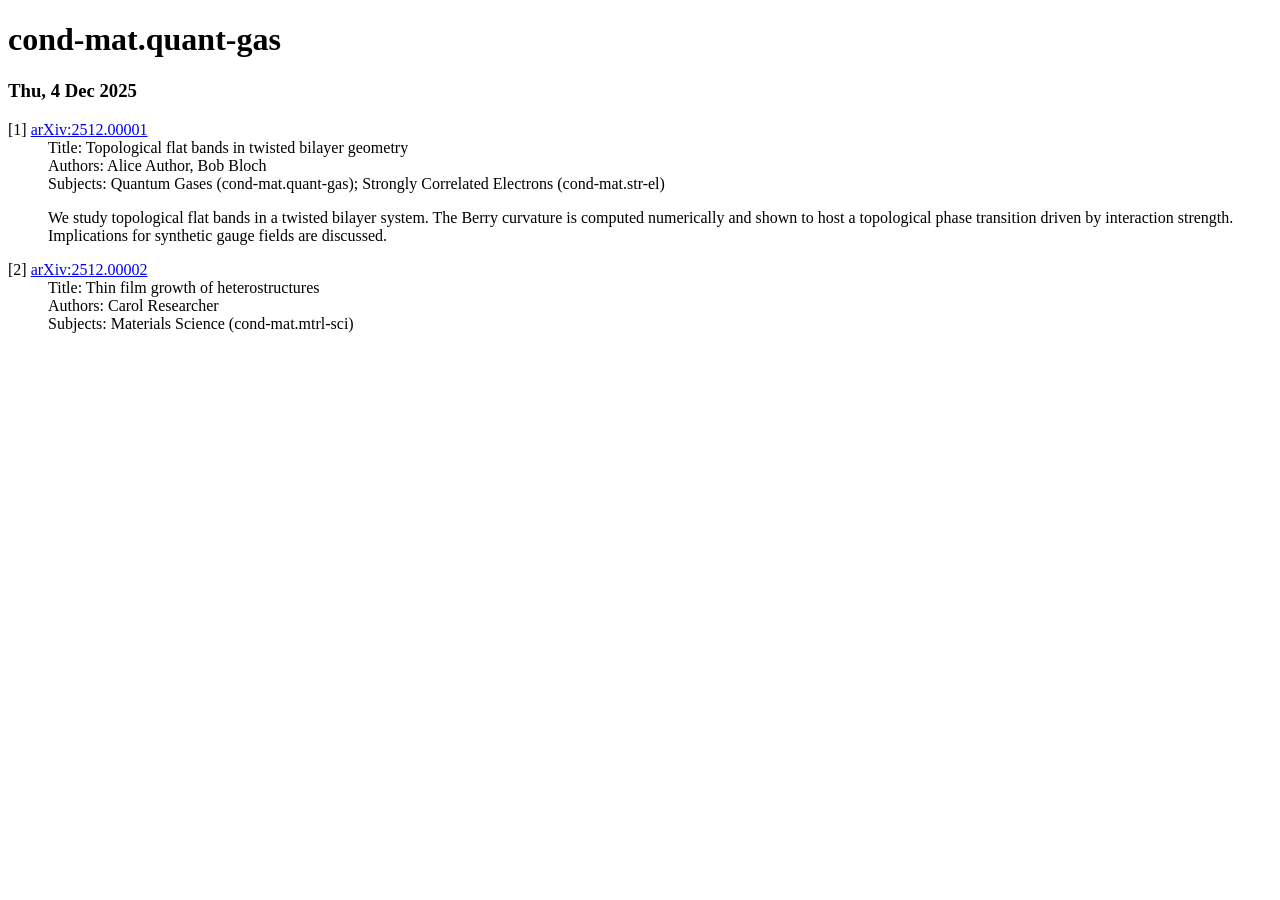
<file: tests/fixtures/sample_feed.html>
<!DOCTYPE html>
<html>
<head><title>arXiv listing</title></head>
<body>
<h1>cond-mat.quant-gas</h1>
<h3>Thu, 4 Dec 2025</h3>
<dt>
  <a name="item1">[1]</a>
  <a href="/abs/2512.00001" title="Abstract">arXiv:2512.00001</a>
</dt>
<dd>
  <div class="meta">
    <div class="list-title mathjax"><span class="descriptor">Title:</span> Topological flat bands in twisted bilayer geometry</div>
    <div class="list-authors"><span class="descriptor">Authors:</span> Alice Author, Bob Bloch</div>
    <div class="list-subjects"><span class="descriptor">Subjects:</span> <span class="primary-subject">Quantum Gases (cond-mat.quant-gas)</span>; Strongly Correlated Electrons (cond-mat.str-el)</div>
  </div>
  <p class="mathjax">We study topological flat bands in a twisted bilayer system. The Berry curvature is computed numerically and shown to host a topological phase transition driven by interaction strength. Implications for synthetic gauge fields are discussed.</p>
</dd>
<dt>
  <a name="item2">[2]</a>
  <a href="/abs/2512.00002" title="Abstract">arXiv:2512.00002</a>
</dt>
<dd>
  <div class="meta">
    <div class="list-title mathjax"><span class="descriptor">Title:</span> Thin film growth of heterostructures</div>
    <div class="list-authors"><span class="descriptor">Authors:</span> Carol Researcher</div>
    <div class="list-subjects"><span class="descriptor">Subjects:</span> <span class="primary-subject">Materials Science (cond-mat.mtrl-sci)</span></div>
  </div>
</dd>
</body>
</html>
</file>
<file: css/timeago.css>
/*
 timeago output is dynamic, which breaks when you print a page.

 This CSS is only included when type: timeago
 and ensures fallback to type "iso_date" when printing.

 */

.git-revision-date-localized-plugin-iso_date { display: none }

@media print {
    .git-revision-date-localized-plugin-iso_date { display: inline }
    .git-revision-date-localized-plugin-timeago { display: none }
}
</file>
<file: stylesheets/extra.css>
/* Project-specific overrides go here. Intentionally empty for now. */
</file>
<file: assets/stylesheets/main.484c7ddc.min.css>
@charset "UTF-8";html{-webkit-text-size-adjust:none;-moz-text-size-adjust:none;text-size-adjust:none;box-sizing:border-box}*,:after,:before{box-sizing:inherit}@media (prefers-reduced-motion){*,:after,:before{transition:none!important}}body{margin:0}a,button,input,label{-webkit-tap-highlight-color:transparent}a{color:inherit;text-decoration:none}hr{border:0;box-sizing:initial;display:block;height:.05rem;overflow:visible;padding:0}small{font-size:80%}sub,sup{line-height:1em}img{border-style:none}table{border-collapse:initial;border-spacing:0}td,th{font-weight:400;vertical-align:top}button{background:#0000;border:0;font-family:inherit;font-size:inherit;margin:0;padding:0}input{border:0;outline:none}:root{--md-primary-fg-color:#4051b5;--md-primary-fg-color--light:#5d6cc0;--md-primary-fg-color--dark:#303fa1;--md-primary-bg-color:#fff;--md-primary-bg-color--light:#ffffffb3;--md-accent-fg-color:#526cfe;--md-accent-fg-color--transparent:#526cfe1a;--md-accent-bg-color:#fff;--md-accent-bg-color--light:#ffffffb3}[data-md-color-scheme=default]{color-scheme:light}[data-md-color-scheme=default] img[src$="#gh-dark-mode-only"],[data-md-color-scheme=default] img[src$="#only-dark"]{display:none}:root,[data-md-color-scheme=default]{--md-hue:225deg;--md-default-fg-color:#000000de;--md-default-fg-color--light:#0000008a;--md-default-fg-color--lighter:#00000052;--md-default-fg-color--lightest:#00000012;--md-default-bg-color:#fff;--md-default-bg-color--light:#ffffffb3;--md-default-bg-color--lighter:#ffffff4d;--md-default-bg-color--lightest:#ffffff1f;--md-code-fg-color:#36464e;--md-code-bg-color:#f5f5f5;--md-code-bg-color--light:#f5f5f5b3;--md-code-bg-color--lighter:#f5f5f54d;--md-code-hl-color:#4287ff;--md-code-hl-color--light:#4287ff1a;--md-code-hl-number-color:#d52a2a;--md-code-hl-special-color:#db1457;--md-code-hl-function-color:#a846b9;--md-code-hl-constant-color:#6e59d9;--md-code-hl-keyword-color:#3f6ec6;--md-code-hl-string-color:#1c7d4d;--md-code-hl-name-color:var(--md-code-fg-color);--md-code-hl-operator-color:var(--md-default-fg-color--light);--md-code-hl-punctuation-color:var(--md-default-fg-color--light);--md-code-hl-comment-color:var(--md-default-fg-color--light);--md-code-hl-generic-color:var(--md-default-fg-color--light);--md-code-hl-variable-color:var(--md-default-fg-color--light);--md-typeset-color:var(--md-default-fg-color);--md-typeset-a-color:var(--md-primary-fg-color);--md-typeset-del-color:#f5503d26;--md-typeset-ins-color:#0bd57026;--md-typeset-kbd-color:#fafafa;--md-typeset-kbd-accent-color:#fff;--md-typeset-kbd-border-color:#b8b8b8;--md-typeset-mark-color:#ffff0080;--md-typeset-table-color:#0000001f;--md-typeset-table-color--light:rgba(0,0,0,.035);--md-admonition-fg-color:var(--md-default-fg-color);--md-admonition-bg-color:var(--md-default-bg-color);--md-warning-fg-color:#000000de;--md-warning-bg-color:#ff9;--md-footer-fg-color:#fff;--md-footer-fg-color--light:#ffffffb3;--md-footer-fg-color--lighter:#ffffff73;--md-footer-bg-color:#000000de;--md-footer-bg-color--dark:#00000052;--md-shadow-z1:0 0.2rem 0.5rem #0000000d,0 0 0.05rem #0000001a;--md-shadow-z2:0 0.2rem 0.5rem #0000001a,0 0 0.05rem #00000040;--md-shadow-z3:0 0.2rem 0.5rem #0003,0 0 0.05rem #00000059}.md-icon svg{fill:currentcolor;display:block;height:1.2rem;width:1.2rem}body{-webkit-font-smoothing:antialiased;-moz-osx-font-smoothing:grayscale;--md-text-font-family:var(--md-text-font,_),-apple-system,BlinkMacSystemFont,Helvetica,Arial,sans-serif;--md-code-font-family:var(--md-code-font,_),SFMono-Regular,Consolas,Menlo,monospace}aside,body,input{font-feature-settings:"kern","liga";color:var(--md-typeset-color);font-family:var(--md-text-font-family)}code,kbd,pre{font-feature-settings:"kern";font-family:var(--md-code-font-family)}:root{--md-typeset-table-sort-icon:url('data:image/svg+xml;charset=utf-8,<svg xmlns="http://www.w3.org/2000/svg" viewBox="0 0 24 24"><path d="m18 21-4-4h3V7h-3l4-4 4 4h-3v10h3M2 19v-2h10v2M2 13v-2h7v2M2 7V5h4v2z"/></svg>');--md-typeset-table-sort-icon--asc:url('data:image/svg+xml;charset=utf-8,<svg xmlns="http://www.w3.org/2000/svg" viewBox="0 0 24 24"><path d="M19 17h3l-4 4-4-4h3V3h2M2 17h10v2H2M6 5v2H2V5m0 6h7v2H2z"/></svg>');--md-typeset-table-sort-icon--desc:url('data:image/svg+xml;charset=utf-8,<svg xmlns="http://www.w3.org/2000/svg" viewBox="0 0 24 24"><path d="M19 7h3l-4-4-4 4h3v14h2M2 17h10v2H2M6 5v2H2V5m0 6h7v2H2z"/></svg>')}.md-typeset{-webkit-print-color-adjust:exact;color-adjust:exact;font-size:.8rem;line-height:1.6;overflow-wrap:break-word}@media print{.md-typeset{font-size:.68rem}}.md-typeset blockquote,.md-typeset dl,.md-typeset figure,.md-typeset ol,.md-typeset pre,.md-typeset ul{margin-bottom:1em;margin-top:1em}.md-typeset h1{color:var(--md-default-fg-color--light);font-size:2em;line-height:1.3;margin:0 0 1.25em}.md-typeset h1,.md-typeset h2{font-weight:300;letter-spacing:-.01em}.md-typeset h2{font-size:1.5625em;line-height:1.4;margin:1.6em 0 .64em}.md-typeset h3{font-size:1.25em;font-weight:400;letter-spacing:-.01em;line-height:1.5;margin:1.6em 0 .8em}.md-typeset h2+h3{margin-top:.8em}.md-typeset h4{font-weight:700;letter-spacing:-.01em;margin:1em 0}.md-typeset h5,.md-typeset h6{color:var(--md-default-fg-color--light);font-size:.8em;font-weight:700;letter-spacing:-.01em;margin:1.25em 0}.md-typeset h5{text-transform:uppercase}.md-typeset h5 code{text-transform:none}.md-typeset hr{border-bottom:.05rem solid var(--md-default-fg-color--lightest);display:flow-root;margin:1.5em 0}.md-typeset a{color:var(--md-typeset-a-color);word-break:break-word}.md-typeset a,.md-typeset a:before{transition:color 125ms}.md-typeset a:focus,.md-typeset a:hover{color:var(--md-accent-fg-color)}.md-typeset a:focus code,.md-typeset a:hover code{background-color:var(--md-accent-fg-color--transparent);color:var(--md-accent-fg-color)}.md-typeset a code{color:var(--md-typeset-a-color)}.md-typeset a.focus-visible{outline-color:var(--md-accent-fg-color);outline-offset:.2rem}.md-typeset code,.md-typeset kbd,.md-typeset pre{color:var(--md-code-fg-color);direction:ltr;font-variant-ligatures:none;transition:background-color 125ms}@media print{.md-typeset code,.md-typeset kbd,.md-typeset pre{white-space:pre-wrap}}.md-typeset code{background-color:var(--md-code-bg-color);border-radius:.1rem;-webkit-box-decoration-break:clone;box-decoration-break:clone;font-size:.85em;padding:0 .2941176471em;transition:color 125ms,background-color 125ms;word-break:break-word}.md-typeset code:not(.focus-visible){-webkit-tap-highlight-color:transparent;outline:none}.md-typeset pre{display:flow-root;line-height:1.4;position:relative}.md-typeset pre>code{-webkit-box-decoration-break:slice;box-decoration-break:slice;box-shadow:none;display:block;margin:0;outline-color:var(--md-accent-fg-color);overflow:auto;padding:.7720588235em 1.1764705882em;scrollbar-color:var(--md-default-fg-color--lighter) #0000;scrollbar-width:thin;touch-action:auto;word-break:normal}.md-typeset pre>code:hover{scrollbar-color:var(--md-accent-fg-color) #0000}.md-typeset pre>code::-webkit-scrollbar{height:.2rem;width:.2rem}.md-typeset pre>code::-webkit-scrollbar-thumb{background-color:var(--md-default-fg-color--lighter)}.md-typeset pre>code::-webkit-scrollbar-thumb:hover{background-color:var(--md-accent-fg-color)}.md-typeset kbd{background-color:var(--md-typeset-kbd-color);border-radius:.1rem;box-shadow:0 .1rem 0 .05rem var(--md-typeset-kbd-border-color),0 .1rem 0 var(--md-typeset-kbd-border-color),0 -.1rem .2rem var(--md-typeset-kbd-accent-color) inset;color:var(--md-default-fg-color);display:inline-block;font-size:.75em;padding:0 .6666666667em;vertical-align:text-top;word-break:break-word}.md-typeset mark{background-color:var(--md-typeset-mark-color);-webkit-box-decoration-break:clone;box-decoration-break:clone;color:inherit;word-break:break-word}.md-typeset abbr{cursor:help;text-decoration:none}.md-typeset [data-preview],.md-typeset abbr{border-bottom:.05rem dotted var(--md-default-fg-color--light)}.md-typeset small{opacity:.75}[dir=ltr] .md-typeset sub,[dir=ltr] .md-typeset sup{margin-left:.078125em}[dir=rtl] .md-typeset sub,[dir=rtl] .md-typeset sup{margin-right:.078125em}[dir=ltr] .md-typeset blockquote{padding-left:.6rem}[dir=rtl] .md-typeset blockquote{padding-right:.6rem}[dir=ltr] .md-typeset blockquote{border-left:.2rem solid var(--md-default-fg-color--lighter)}[dir=rtl] .md-typeset blockquote{border-right:.2rem solid var(--md-default-fg-color--lighter)}.md-typeset blockquote{color:var(--md-default-fg-color--light);margin-left:0;margin-right:0}.md-typeset ul{list-style-type:disc}.md-typeset ul[type]{list-style-type:revert-layer}[dir=ltr] .md-typeset ol,[dir=ltr] .md-typeset ul{margin-left:.625em}[dir=rtl] .md-typeset ol,[dir=rtl] .md-typeset ul{margin-right:.625em}.md-typeset ol,.md-typeset ul{padding:0}.md-typeset ol:not([hidden]),.md-typeset ul:not([hidden]){display:flow-root}.md-typeset ol ol,.md-typeset ul ol{list-style-type:lower-alpha}.md-typeset ol ol ol,.md-typeset ul ol ol{list-style-type:lower-roman}.md-typeset ol ol ol ol,.md-typeset ul ol ol ol{list-style-type:upper-alpha}.md-typeset ol ol ol ol ol,.md-typeset ul ol ol ol ol{list-style-type:upper-roman}.md-typeset ol[type],.md-typeset ul[type]{list-style-type:revert-layer}[dir=ltr] .md-typeset ol li,[dir=ltr] .md-typeset ul li{margin-left:1.25em}[dir=rtl] .md-typeset ol li,[dir=rtl] .md-typeset ul li{margin-right:1.25em}.md-typeset ol li,.md-typeset ul li{margin-bottom:.5em}.md-typeset ol li blockquote,.md-typeset ol li p,.md-typeset ul li blockquote,.md-typeset ul li p{margin:.5em 0}.md-typeset ol li:last-child,.md-typeset ul li:last-child{margin-bottom:0}[dir=ltr] .md-typeset ol li ol,[dir=ltr] .md-typeset ol li ul,[dir=ltr] .md-typeset ul li ol,[dir=ltr] .md-typeset ul li ul{margin-left:.625em}[dir=rtl] .md-typeset ol li ol,[dir=rtl] .md-typeset ol li ul,[dir=rtl] .md-typeset ul li ol,[dir=rtl] .md-typeset ul li ul{margin-right:.625em}.md-typeset ol li ol,.md-typeset ol li ul,.md-typeset ul li ol,.md-typeset ul li ul{margin-bottom:.5em;margin-top:.5em}[dir=ltr] .md-typeset dd{margin-left:1.875em}[dir=rtl] .md-typeset dd{margin-right:1.875em}.md-typeset dd{margin-bottom:1.5em;margin-top:1em}.md-typeset img,.md-typeset svg,.md-typeset video{height:auto;max-width:100%}.md-typeset img[align=left]{margin:1em 1em 1em 0}.md-typeset img[align=right]{margin:1em 0 1em 1em}.md-typeset img[align]:only-child{margin-top:0}.md-typeset figure{display:flow-root;margin:1em auto;max-width:100%;text-align:center;width:fit-content}.md-typeset figure img{display:block;margin:0 auto}.md-typeset figcaption{font-style:italic;margin:1em auto;max-width:24rem}.md-typeset iframe{max-width:100%}.md-typeset table:not([class]){background-color:var(--md-default-bg-color);border:.05rem solid var(--md-typeset-table-color);border-radius:.1rem;display:inline-block;font-size:.64rem;max-width:100%;overflow:auto;touch-action:auto}@media print{.md-typeset table:not([class]){display:table}}.md-typeset table:not([class])+*{margin-top:1.5em}.md-typeset table:not([class]) td>:first-child,.md-typeset table:not([class]) th>:first-child{margin-top:0}.md-typeset table:not([class]) td>:last-child,.md-typeset table:not([class]) th>:last-child{margin-bottom:0}.md-typeset table:not([class]) td:not([align]),.md-typeset table:not([class]) th:not([align]){text-align:left}[dir=rtl] .md-typeset table:not([class]) td:not([align]),[dir=rtl] .md-typeset table:not([class]) th:not([align]){text-align:right}.md-typeset table:not([class]) th{font-weight:700;min-width:5rem;padding:.9375em 1.25em;vertical-align:top}.md-typeset table:not([class]) td{border-top:.05rem solid var(--md-typeset-table-color);padding:.9375em 1.25em;vertical-align:top}.md-typeset table:not([class]) tbody tr{transition:background-color 125ms}.md-typeset table:not([class]) tbody tr:hover{background-color:var(--md-typeset-table-color--light);box-shadow:0 .05rem 0 var(--md-default-bg-color) inset}.md-typeset table:not([class]) a{word-break:normal}.md-typeset table th[role=columnheader]{cursor:pointer}[dir=ltr] .md-typeset table th[role=columnheader]:after{margin-left:.5em}[dir=rtl] .md-typeset table th[role=columnheader]:after{margin-right:.5em}.md-typeset table th[role=columnheader]:after{content:"";display:inline-block;height:1.2em;-webkit-mask-image:var(--md-typeset-table-sort-icon);mask-image:var(--md-typeset-table-sort-icon);-webkit-mask-repeat:no-repeat;mask-repeat:no-repeat;-webkit-mask-size:contain;mask-size:contain;transition:background-color 125ms;vertical-align:text-bottom;width:1.2em}.md-typeset table th[role=columnheader]:hover:after{background-color:var(--md-default-fg-color--lighter)}.md-typeset table th[role=columnheader][aria-sort=ascending]:after{background-color:var(--md-default-fg-color--light);-webkit-mask-image:var(--md-typeset-table-sort-icon--asc);mask-image:var(--md-typeset-table-sort-icon--asc)}.md-typeset table th[role=columnheader][aria-sort=descending]:after{background-color:var(--md-default-fg-color--light);-webkit-mask-image:var(--md-typeset-table-sort-icon--desc);mask-image:var(--md-typeset-table-sort-icon--desc)}.md-typeset__scrollwrap{margin:1em -.8rem;overflow-x:auto;touch-action:auto}.md-typeset__table{display:inline-block;margin-bottom:.5em;padding:0 .8rem}@media print{.md-typeset__table{display:block}}html .md-typeset__table table{display:table;margin:0;overflow:hidden;width:100%}@media screen and (max-width:44.984375em){.md-content__inner>pre{margin:1em -.8rem}.md-content__inner>pre code{border-radius:0}}.md-typeset .md-author{border-radius:100%;display:block;flex-shrink:0;height:1.6rem;overflow:hidden;position:relative;transition:color 125ms,transform 125ms;width:1.6rem}.md-typeset .md-author img{display:block}.md-typeset .md-author--more{background:var(--md-default-fg-color--lightest);color:var(--md-default-fg-color--lighter);font-size:.6rem;font-weight:700;line-height:1.6rem;text-align:center}.md-typeset .md-author--long{height:2.4rem;width:2.4rem}.md-typeset a.md-author{transform:scale(1)}.md-typeset a.md-author img{border-radius:100%;filter:grayscale(100%) opacity(75%);transition:filter 125ms}.md-typeset a.md-author:focus,.md-typeset a.md-author:hover{transform:scale(1.1);z-index:1}.md-typeset a.md-author:focus img,.md-typeset a.md-author:hover img{filter:grayscale(0)}.md-banner{background-color:var(--md-footer-bg-color);color:var(--md-footer-fg-color);overflow:auto}@media print{.md-banner{display:none}}.md-banner--warning{background-color:var(--md-warning-bg-color);color:var(--md-warning-fg-color)}.md-banner__inner{font-size:.7rem;margin:.6rem auto;padding:0 .8rem}[dir=ltr] .md-banner__button{float:right}[dir=rtl] .md-banner__button{float:left}.md-banner__button{color:inherit;cursor:pointer;transition:opacity .25s}.no-js .md-banner__button{display:none}.md-banner__button:hover{opacity:.7}html{font-size:125%;height:100%;overflow-x:hidden}@media screen and (min-width:100em){html{font-size:137.5%}}@media screen and (min-width:125em){html{font-size:150%}}body{background-color:var(--md-default-bg-color);display:flex;flex-direction:column;font-size:.5rem;min-height:100%;position:relative;width:100%}@media print{body{display:block}}@media screen and (max-width:59.984375em){body[data-md-scrolllock]{position:fixed}}.md-grid{margin-left:auto;margin-right:auto;max-width:61rem}.md-container{display:flex;flex-direction:column;flex-grow:1}@media print{.md-container{display:block}}.md-main{flex-grow:1}.md-main__inner{display:flex;height:100%;margin-top:1.5rem}.md-ellipsis{overflow:hidden;text-overflow:ellipsis}.md-toggle{display:none}.md-option{height:0;opacity:0;position:absolute;width:0}.md-option:checked+label:not([hidden]){display:block}.md-option.focus-visible+label{outline-color:var(--md-accent-fg-color);outline-style:auto}.md-skip{background-color:var(--md-default-fg-color);border-radius:.1rem;color:var(--md-default-bg-color);font-size:.64rem;margin:.5rem;opacity:0;outline-color:var(--md-accent-fg-color);padding:.3rem .5rem;position:fixed;transform:translateY(.4rem);z-index:-1}.md-skip:focus{opacity:1;transform:translateY(0);transition:transform .25s cubic-bezier(.4,0,.2,1),opacity 175ms 75ms;z-index:10}@page{margin:25mm}:root{--md-clipboard-icon:url('data:image/svg+xml;charset=utf-8,<svg xmlns="http://www.w3.org/2000/svg" viewBox="0 0 24 24"><path d="M19 21H8V7h11m0-2H8a2 2 0 0 0-2 2v14a2 2 0 0 0 2 2h11a2 2 0 0 0 2-2V7a2 2 0 0 0-2-2m-3-4H4a2 2 0 0 0-2 2v14h2V3h12z"/></svg>')}.md-clipboard{border-radius:.1rem;color:var(--md-default-fg-color--lightest);cursor:pointer;height:1.5em;outline-color:var(--md-accent-fg-color);outline-offset:.1rem;transition:color .25s;width:1.5em;z-index:1}@media print{.md-clipboard{display:none}}.md-clipboard:not(.focus-visible){-webkit-tap-highlight-color:transparent;outline:none}:hover>.md-clipboard{color:var(--md-default-fg-color--light)}.md-clipboard:focus,.md-clipboard:hover{color:var(--md-accent-fg-color)}.md-clipboard:after{background-color:currentcolor;content:"";display:block;height:1.125em;margin:0 auto;-webkit-mask-image:var(--md-clipboard-icon);mask-image:var(--md-clipboard-icon);-webkit-mask-position:center;mask-position:center;-webkit-mask-repeat:no-repeat;mask-repeat:no-repeat;-webkit-mask-size:contain;mask-size:contain;width:1.125em}.md-clipboard--inline{cursor:pointer}.md-clipboard--inline code{transition:color .25s,background-color .25s}.md-clipboard--inline:focus code,.md-clipboard--inline:hover code{background-color:var(--md-accent-fg-color--transparent);color:var(--md-accent-fg-color)}:root{--md-code-select-icon:url('data:image/svg+xml;charset=utf-8,<svg xmlns="http://www.w3.org/2000/svg" viewBox="0 0 24 24"><path d="M19 19h-4v2h4c1.1 0 2-.9 2-2v-4h-2m0-12h-4v2h4v4h2V5c0-1.1-.9-2-2-2M5 5h4V3H5c-1.1 0-2 .9-2 2v4h2m0 6H3v4c0 1.1.9 2 2 2h4v-2H5zm2-4h2v2H7zm4 0h2v2h-2zm4 0h2v2h-2zM7 7h2v2H7zm4 0h2v2h-2zm4 0h2v2h-2zm-8 8h2v2H7zm4 0h2v2h-2zm4 0h2v2h-2z"/></svg>');--md-code-copy-icon:url('data:image/svg+xml;charset=utf-8,<svg xmlns="http://www.w3.org/2000/svg" viewBox="0 0 24 24"><path d="M19 21H8V7h11m0-2H8a2 2 0 0 0-2 2v14a2 2 0 0 0 2 2h11a2 2 0 0 0 2-2V7a2 2 0 0 0-2-2m-3-4H4a2 2 0 0 0-2 2v14h2V3h12z"/></svg>')}.md-typeset .md-code__content{display:grid}.md-code__nav{background-color:var(--md-code-bg-color--lighter);border-radius:.1rem;display:flex;gap:.2rem;padding:.2rem;position:absolute;right:.25em;top:.25em;transition:background-color .25s;z-index:1}:hover>.md-code__nav{background-color:var(--md-code-bg-color--light)}.md-code__button{color:var(--md-default-fg-color--lightest);cursor:pointer;display:block;height:1.5em;outline-color:var(--md-accent-fg-color);outline-offset:.1rem;transition:color .25s;width:1.5em}:hover>*>.md-code__button{color:var(--md-default-fg-color--light)}.md-code__button.focus-visible,.md-code__button:hover{color:var(--md-accent-fg-color)}.md-code__button--active{color:var(--md-default-fg-color)!important}.md-code__button:after{background-color:currentcolor;content:"";display:block;height:1.125em;margin:0 auto;-webkit-mask-position:center;mask-position:center;-webkit-mask-repeat:no-repeat;mask-repeat:no-repeat;-webkit-mask-size:contain;mask-size:contain;width:1.125em}.md-code__button[data-md-type=select]:after{-webkit-mask-image:var(--md-code-select-icon);mask-image:var(--md-code-select-icon)}.md-code__button[data-md-type=copy]:after{-webkit-mask-image:var(--md-code-copy-icon);mask-image:var(--md-code-copy-icon)}@keyframes consent{0%{opacity:0;transform:translateY(100%)}to{opacity:1;transform:translateY(0)}}@keyframes overlay{0%{opacity:0}to{opacity:1}}.md-consent__overlay{animation:overlay .25s both;-webkit-backdrop-filter:blur(.1rem);backdrop-filter:blur(.1rem);background-color:#0000008a;height:100%;opacity:1;position:fixed;top:0;width:100%;z-index:5}.md-consent__inner{animation:consent .5s cubic-bezier(.1,.7,.1,1) both;background-color:var(--md-default-bg-color);border:0;border-radius:.1rem;bottom:0;box-shadow:0 0 .2rem #0000001a,0 .2rem .4rem #0003;max-height:100%;overflow:auto;padding:0;position:fixed;width:100%;z-index:5}.md-consent__form{padding:.8rem}.md-consent__settings{display:none;margin:1em 0}input:checked+.md-consent__settings{display:block}.md-consent__controls{margin-bottom:.8rem}.md-typeset .md-consent__controls .md-button{display:inline}@media screen and (max-width:44.984375em){.md-typeset .md-consent__controls .md-button{display:block;margin-top:.4rem;text-align:center;width:100%}}.md-consent label{cursor:pointer}.md-content{flex-grow:1;min-width:0}.md-content__inner{margin:0 .8rem 1.2rem;padding-top:.6rem}@media screen and (min-width:76.25em){[dir=ltr] .md-sidebar--primary:not([hidden])~.md-content>.md-content__inner{margin-left:1.2rem}[dir=ltr] .md-sidebar--secondary:not([hidden])~.md-content>.md-content__inner,[dir=rtl] .md-sidebar--primary:not([hidden])~.md-content>.md-content__inner{margin-right:1.2rem}[dir=rtl] .md-sidebar--secondary:not([hidden])~.md-content>.md-content__inner{margin-left:1.2rem}}.md-content__inner:before{content:"";display:block;height:.4rem}.md-content__inner>:last-child{margin-bottom:0}[dir=ltr] .md-content__button{float:right}[dir=rtl] .md-content__button{float:left}[dir=ltr] .md-content__button{margin-left:.4rem}[dir=rtl] .md-content__button{margin-right:.4rem}.md-content__button{margin:.4rem 0;padding:0}@media print{.md-content__button{display:none}}.md-typeset .md-content__button{color:var(--md-default-fg-color--lighter)}.md-content__button svg{display:inline;vertical-align:top}[dir=rtl] .md-content__button svg{transform:scaleX(-1)}[dir=ltr] .md-dialog{right:.8rem}[dir=rtl] .md-dialog{left:.8rem}.md-dialog{background-color:var(--md-default-fg-color);border-radius:.1rem;bottom:.8rem;box-shadow:var(--md-shadow-z3);min-width:11.1rem;opacity:0;padding:.4rem .6rem;pointer-events:none;position:fixed;transform:translateY(100%);transition:transform 0ms .4s,opacity .4s;z-index:4}@media print{.md-dialog{display:none}}.md-dialog--active{opacity:1;pointer-events:auto;transform:translateY(0);transition:transform .4s cubic-bezier(.075,.85,.175,1),opacity .4s}.md-dialog__inner{color:var(--md-default-bg-color);font-size:.7rem}.md-feedback{margin:2em 0 1em;text-align:center}.md-feedback fieldset{border:none;margin:0;padding:0}.md-feedback__title{font-weight:700;margin:1em auto}.md-feedback__inner{position:relative}.md-feedback__list{display:flex;flex-wrap:wrap;place-content:baseline center;position:relative}.md-feedback__list:hover .md-icon:not(:disabled){color:var(--md-default-fg-color--lighter)}:disabled .md-feedback__list{min-height:1.8rem}.md-feedback__icon{color:var(--md-default-fg-color--light);cursor:pointer;flex-shrink:0;margin:0 .1rem;transition:color 125ms}.md-feedback__icon:not(:disabled).md-icon:hover{color:var(--md-accent-fg-color)}.md-feedback__icon:disabled{color:var(--md-default-fg-color--lightest);pointer-events:none}.md-feedback__note{opacity:0;position:relative;transform:translateY(.4rem);transition:transform .4s cubic-bezier(.1,.7,.1,1),opacity .15s}.md-feedback__note>*{margin:0 auto;max-width:16rem}:disabled .md-feedback__note{opacity:1;transform:translateY(0)}@media print{.md-feedback{display:none}}.md-footer{background-color:var(--md-footer-bg-color);color:var(--md-footer-fg-color)}@media print{.md-footer{display:none}}.md-footer__inner{justify-content:space-between;overflow:auto;padding:.2rem}.md-footer__inner:not([hidden]){display:flex}.md-footer__link{align-items:end;display:flex;flex-grow:0.01;margin-bottom:.4rem;margin-top:1rem;max-width:100%;outline-color:var(--md-accent-fg-color);overflow:hidden;transition:opacity .25s}.md-footer__link:focus,.md-footer__link:hover{opacity:.7}[dir=rtl] .md-footer__link svg{transform:scaleX(-1)}@media screen and (max-width:44.984375em){.md-footer__link--prev{flex-shrink:0}.md-footer__link--prev .md-footer__title{display:none}}[dir=ltr] .md-footer__link--next{margin-left:auto}[dir=rtl] .md-footer__link--next{margin-right:auto}.md-footer__link--next{text-align:right}[dir=rtl] .md-footer__link--next{text-align:left}.md-footer__title{flex-grow:1;font-size:.9rem;margin-bottom:.7rem;max-width:calc(100% - 2.4rem);padding:0 1rem;white-space:nowrap}.md-footer__button{margin:.2rem;padding:.4rem}.md-footer__direction{font-size:.64rem;opacity:.7}.md-footer-meta{background-color:var(--md-footer-bg-color--dark)}.md-footer-meta__inner{display:flex;flex-wrap:wrap;justify-content:space-between;padding:.2rem}html .md-footer-meta.md-typeset a{color:var(--md-footer-fg-color--light)}html .md-footer-meta.md-typeset a:focus,html .md-footer-meta.md-typeset a:hover{color:var(--md-footer-fg-color)}.md-copyright{color:var(--md-footer-fg-color--lighter);font-size:.64rem;margin:auto .6rem;padding:.4rem 0;width:100%}@media screen and (min-width:45em){.md-copyright{width:auto}}.md-copyright__highlight{color:var(--md-footer-fg-color--light)}.md-social{display:inline-flex;gap:.2rem;margin:0 .4rem;padding:.2rem 0 .6rem}@media screen and (min-width:45em){.md-social{padding:.6rem 0}}.md-social__link{display:inline-block;height:1.6rem;text-align:center;width:1.6rem}.md-social__link:before{line-height:1.9}.md-social__link svg{fill:currentcolor;max-height:.8rem;vertical-align:-25%}.md-typeset .md-button{border:.1rem solid;border-radius:.1rem;color:var(--md-primary-fg-color);cursor:pointer;display:inline-block;font-weight:700;padding:.625em 2em;transition:color 125ms,background-color 125ms,border-color 125ms}.md-typeset .md-button--primary{background-color:var(--md-primary-fg-color);border-color:var(--md-primary-fg-color);color:var(--md-primary-bg-color)}.md-typeset .md-button:focus,.md-typeset .md-button:hover{background-color:var(--md-accent-fg-color);border-color:var(--md-accent-fg-color);color:var(--md-accent-bg-color)}[dir=ltr] .md-typeset .md-input{border-top-left-radius:.1rem}[dir=ltr] .md-typeset .md-input,[dir=rtl] .md-typeset .md-input{border-top-right-radius:.1rem}[dir=rtl] .md-typeset .md-input{border-top-left-radius:.1rem}.md-typeset .md-input{border-bottom:.1rem solid var(--md-default-fg-color--lighter);box-shadow:var(--md-shadow-z1);font-size:.8rem;height:1.8rem;padding:0 .6rem;transition:border .25s,box-shadow .25s}.md-typeset .md-input:focus,.md-typeset .md-input:hover{border-bottom-color:var(--md-accent-fg-color);box-shadow:var(--md-shadow-z2)}.md-typeset .md-input--stretch{width:100%}.md-header{background-color:var(--md-primary-fg-color);box-shadow:0 0 .2rem #0000,0 .2rem .4rem #0000;color:var(--md-primary-bg-color);display:block;left:0;position:sticky;right:0;top:0;z-index:4}@media print{.md-header{display:none}}.md-header[hidden]{transform:translateY(-100%);transition:transform .25s cubic-bezier(.8,0,.6,1),box-shadow .25s}.md-header--shadow{box-shadow:0 0 .2rem #0000001a,0 .2rem .4rem #0003;transition:transform .25s cubic-bezier(.1,.7,.1,1),box-shadow .25s}.md-header__inner{align-items:center;display:flex;padding:0 .2rem}.md-header__button{color:currentcolor;cursor:pointer;margin:.2rem;outline-color:var(--md-accent-fg-color);padding:.4rem;position:relative;transition:opacity .25s;vertical-align:middle;z-index:1}.md-header__button:hover{opacity:.7}.md-header__button:not([hidden]){display:inline-block}.md-header__button:not(.focus-visible){-webkit-tap-highlight-color:transparent;outline:none}.md-header__button.md-logo{margin:.2rem;padding:.4rem}@media screen and (max-width:76.234375em){.md-header__button.md-logo{display:none}}.md-header__button.md-logo img,.md-header__button.md-logo svg{fill:currentcolor;display:block;height:1.2rem;width:auto}@media screen and (min-width:60em){.md-header__button[for=__search]{display:none}}.no-js .md-header__button[for=__search]{display:none}[dir=rtl] .md-header__button[for=__search] svg{transform:scaleX(-1)}@media screen and (min-width:76.25em){.md-header__button[for=__drawer]{display:none}}.md-header__topic{display:flex;max-width:100%;position:absolute;transition:transform .4s cubic-bezier(.1,.7,.1,1),opacity .15s;white-space:nowrap}.md-header__topic+.md-header__topic{opacity:0;pointer-events:none;transform:translateX(1.25rem);transition:transform .4s cubic-bezier(1,.7,.1,.1),opacity .15s;z-index:-1}[dir=rtl] .md-header__topic+.md-header__topic{transform:translateX(-1.25rem)}.md-header__topic:first-child{font-weight:700}[dir=ltr] .md-header__title{margin-left:1rem;margin-right:.4rem}[dir=rtl] .md-header__title{margin-left:.4rem;margin-right:1rem}.md-header__title{flex-grow:1;font-size:.9rem;height:2.4rem;line-height:2.4rem}.md-header__title--active .md-header__topic{opacity:0;pointer-events:none;transform:translateX(-1.25rem);transition:transform .4s cubic-bezier(1,.7,.1,.1),opacity .15s;z-index:-1}[dir=rtl] .md-header__title--active .md-header__topic{transform:translateX(1.25rem)}.md-header__title--active .md-header__topic+.md-header__topic{opacity:1;pointer-events:auto;transform:translateX(0);transition:transform .4s cubic-bezier(.1,.7,.1,1),opacity .15s;z-index:0}.md-header__title>.md-header__ellipsis{height:100%;position:relative;width:100%}.md-header__option{display:flex;flex-shrink:0;max-width:100%;transition:max-width 0ms .25s,opacity .25s .25s;white-space:nowrap}[data-md-toggle=search]:checked~.md-header .md-header__option{max-width:0;opacity:0;transition:max-width 0ms,opacity 0ms}.md-header__option>input{bottom:0}.md-header__source{display:none}@media screen and (min-width:60em){[dir=ltr] .md-header__source{margin-left:1rem}[dir=rtl] .md-header__source{margin-right:1rem}.md-header__source{display:block;max-width:11.7rem;width:11.7rem}}@media screen and (min-width:76.25em){[dir=ltr] .md-header__source{margin-left:1.4rem}[dir=rtl] .md-header__source{margin-right:1.4rem}}.md-meta{color:var(--md-default-fg-color--light);font-size:.7rem;line-height:1.3}.md-meta__list{display:inline-flex;flex-wrap:wrap;list-style:none;margin:0;padding:0}.md-meta__item:not(:last-child):after{content:"·";margin-left:.2rem;margin-right:.2rem}.md-meta__link{color:var(--md-typeset-a-color)}.md-meta__link:focus,.md-meta__link:hover{color:var(--md-accent-fg-color)}.md-draft{background-color:#ff1744;border-radius:.125em;color:#fff;display:inline-block;font-weight:700;padding-left:.5714285714em;padding-right:.5714285714em}:root{--md-nav-icon--prev:url('data:image/svg+xml;charset=utf-8,<svg xmlns="http://www.w3.org/2000/svg" viewBox="0 0 24 24"><path d="M20 11v2H8l5.5 5.5-1.42 1.42L4.16 12l7.92-7.92L13.5 5.5 8 11z"/></svg>');--md-nav-icon--next:url('data:image/svg+xml;charset=utf-8,<svg xmlns="http://www.w3.org/2000/svg" viewBox="0 0 24 24"><path d="M8.59 16.58 13.17 12 8.59 7.41 10 6l6 6-6 6z"/></svg>');--md-toc-icon:url('data:image/svg+xml;charset=utf-8,<svg xmlns="http://www.w3.org/2000/svg" viewBox="0 0 24 24"><path d="M3 9h14V7H3zm0 4h14v-2H3zm0 4h14v-2H3zm16 0h2v-2h-2zm0-10v2h2V7zm0 6h2v-2h-2z"/></svg>')}.md-nav{font-size:.7rem;line-height:1.3}.md-nav__title{color:var(--md-default-fg-color--light);display:block;font-weight:700;overflow:hidden;padding:0 .6rem;text-overflow:ellipsis}.md-nav__title .md-nav__button{display:none}.md-nav__title .md-nav__button img{height:100%;width:auto}.md-nav__title .md-nav__button.md-logo img,.md-nav__title .md-nav__button.md-logo svg{fill:currentcolor;display:block;height:2.4rem;max-width:100%;object-fit:contain;width:auto}.md-nav__list{list-style:none;margin:0;padding:0}.md-nav__link{align-items:flex-start;display:flex;gap:.4rem;margin-top:.625em;scroll-snap-align:start;transition:color 125ms}.md-nav__link--passed,.md-nav__link--passed code{color:var(--md-default-fg-color--light)}.md-nav__item .md-nav__link--active,.md-nav__item .md-nav__link--active code{color:var(--md-typeset-a-color)}.md-nav__link .md-ellipsis{position:relative}.md-nav__link .md-ellipsis code{word-break:normal}[dir=ltr] .md-nav__link .md-icon:last-child{margin-left:auto}[dir=rtl] .md-nav__link .md-icon:last-child{margin-right:auto}.md-nav__link .md-typeset{font-size:.7rem;line-height:1.3}.md-nav__link svg{fill:currentcolor;flex-shrink:0;height:1.3em;position:relative}.md-nav__link[for]:focus,.md-nav__link[for]:hover,.md-nav__link[href]:focus,.md-nav__link[href]:hover{color:var(--md-accent-fg-color);cursor:pointer}.md-nav__link[for]:focus code,.md-nav__link[for]:hover code,.md-nav__link[href]:focus code,.md-nav__link[href]:hover code{background-color:var(--md-accent-fg-color--transparent);color:var(--md-accent-fg-color)}.md-nav__link.focus-visible{outline-color:var(--md-accent-fg-color);outline-offset:.2rem}.md-nav--primary .md-nav__link[for=__toc]{display:none}.md-nav--primary .md-nav__link[for=__toc] .md-icon:after{background-color:currentcolor;display:block;height:100%;-webkit-mask-image:var(--md-toc-icon);mask-image:var(--md-toc-icon);width:100%}.md-nav--primary .md-nav__link[for=__toc]~.md-nav{display:none}.md-nav__container>.md-nav__link{margin-top:0}.md-nav__container>.md-nav__link:first-child{flex-grow:1;min-width:0}.md-nav__icon{flex-shrink:0}.md-nav__source{display:none}@media screen and (max-width:76.234375em){.md-nav--primary,.md-nav--primary .md-nav{background-color:var(--md-default-bg-color);display:flex;flex-direction:column;height:100%;left:0;position:absolute;right:0;top:0;z-index:1}.md-nav--primary .md-nav__item,.md-nav--primary .md-nav__title{font-size:.8rem;line-height:1.5}.md-nav--primary .md-nav__title{background-color:var(--md-default-fg-color--lightest);color:var(--md-default-fg-color--light);cursor:pointer;height:5.6rem;line-height:2.4rem;padding:3rem .8rem .2rem;position:relative;white-space:nowrap}[dir=ltr] .md-nav--primary .md-nav__title .md-nav__icon{left:.4rem}[dir=rtl] .md-nav--primary .md-nav__title .md-nav__icon{right:.4rem}.md-nav--primary .md-nav__title .md-nav__icon{display:block;height:1.2rem;margin:.2rem;position:absolute;top:.4rem;width:1.2rem}.md-nav--primary .md-nav__title .md-nav__icon:after{background-color:currentcolor;content:"";display:block;height:100%;-webkit-mask-image:var(--md-nav-icon--prev);mask-image:var(--md-nav-icon--prev);-webkit-mask-position:center;mask-position:center;-webkit-mask-repeat:no-repeat;mask-repeat:no-repeat;-webkit-mask-size:contain;mask-size:contain;width:100%}.md-nav--primary .md-nav__title~.md-nav__list{background-color:var(--md-default-bg-color);box-shadow:0 .05rem 0 var(--md-default-fg-color--lightest) inset;overflow-y:auto;scroll-snap-type:y mandatory;touch-action:pan-y}.md-nav--primary .md-nav__title~.md-nav__list>:first-child{border-top:0}.md-nav--primary .md-nav__title[for=__drawer]{background-color:var(--md-primary-fg-color);color:var(--md-primary-bg-color);font-weight:700}.md-nav--primary .md-nav__title .md-logo{display:block;left:.2rem;margin:.2rem;padding:.4rem;position:absolute;right:.2rem;top:.2rem}.md-nav--primary .md-nav__list{flex:1}.md-nav--primary .md-nav__item{border-top:.05rem solid var(--md-default-fg-color--lightest)}.md-nav--primary .md-nav__item--active>.md-nav__link{color:var(--md-typeset-a-color)}.md-nav--primary .md-nav__item--active>.md-nav__link:focus,.md-nav--primary .md-nav__item--active>.md-nav__link:hover{color:var(--md-accent-fg-color)}.md-nav--primary .md-nav__link{margin-top:0;padding:.6rem .8rem}.md-nav--primary .md-nav__link svg{margin-top:.1em}.md-nav--primary .md-nav__link>.md-nav__link{padding:0}[dir=ltr] .md-nav--primary .md-nav__link .md-nav__icon{margin-right:-.2rem}[dir=rtl] .md-nav--primary .md-nav__link .md-nav__icon{margin-left:-.2rem}.md-nav--primary .md-nav__link .md-nav__icon{font-size:1.2rem;height:1.2rem;width:1.2rem}.md-nav--primary .md-nav__link .md-nav__icon:after{background-color:currentcolor;content:"";display:block;height:100%;-webkit-mask-image:var(--md-nav-icon--next);mask-image:var(--md-nav-icon--next);-webkit-mask-position:center;mask-position:center;-webkit-mask-repeat:no-repeat;mask-repeat:no-repeat;-webkit-mask-size:contain;mask-size:contain;width:100%}[dir=rtl] .md-nav--primary .md-nav__icon:after{transform:scale(-1)}.md-nav--primary .md-nav--secondary .md-nav{background-color:initial;position:static}[dir=ltr] .md-nav--primary .md-nav--secondary .md-nav .md-nav__link{padding-left:1.4rem}[dir=rtl] .md-nav--primary .md-nav--secondary .md-nav .md-nav__link{padding-right:1.4rem}[dir=ltr] .md-nav--primary .md-nav--secondary .md-nav .md-nav .md-nav__link{padding-left:2rem}[dir=rtl] .md-nav--primary .md-nav--secondary .md-nav .md-nav .md-nav__link{padding-right:2rem}[dir=ltr] .md-nav--primary .md-nav--secondary .md-nav .md-nav .md-nav .md-nav__link{padding-left:2.6rem}[dir=rtl] .md-nav--primary .md-nav--secondary .md-nav .md-nav .md-nav .md-nav__link{padding-right:2.6rem}[dir=ltr] .md-nav--primary .md-nav--secondary .md-nav .md-nav .md-nav .md-nav .md-nav__link{padding-left:3.2rem}[dir=rtl] .md-nav--primary .md-nav--secondary .md-nav .md-nav .md-nav .md-nav .md-nav__link{padding-right:3.2rem}.md-nav--secondary{background-color:initial}.md-nav__toggle~.md-nav{display:flex;opacity:0;transform:translateX(100%);transition:transform .25s cubic-bezier(.8,0,.6,1),opacity 125ms 50ms}[dir=rtl] .md-nav__toggle~.md-nav{transform:translateX(-100%)}.md-nav__toggle:checked~.md-nav{opacity:1;transform:translateX(0);transition:transform .25s cubic-bezier(.4,0,.2,1),opacity 125ms 125ms}.md-nav__toggle:checked~.md-nav>.md-nav__list{backface-visibility:hidden}}@media screen and (max-width:59.984375em){.md-nav--primary .md-nav__link[for=__toc]{display:flex}.md-nav--primary .md-nav__link[for=__toc] .md-icon:after{content:""}.md-nav--primary .md-nav__link[for=__toc]+.md-nav__link{display:none}.md-nav--primary .md-nav__link[for=__toc]~.md-nav{display:flex}.md-nav__source{background-color:var(--md-primary-fg-color--dark);color:var(--md-primary-bg-color);display:block;padding:0 .2rem}}@media screen and (min-width:60em) and (max-width:76.234375em){.md-nav--integrated .md-nav__link[for=__toc]{display:flex}.md-nav--integrated .md-nav__link[for=__toc] .md-icon:after{content:""}.md-nav--integrated .md-nav__link[for=__toc]+.md-nav__link{display:none}.md-nav--integrated .md-nav__link[for=__toc]~.md-nav{display:flex}}@media screen and (min-width:60em){.md-nav{margin-bottom:-.4rem}.md-nav--secondary .md-nav__title{background:var(--md-default-bg-color);box-shadow:0 0 .4rem .4rem var(--md-default-bg-color);position:sticky;top:0;z-index:1}.md-nav--secondary .md-nav__title[for=__toc]{scroll-snap-align:start}.md-nav--secondary .md-nav__title .md-nav__icon{display:none}[dir=ltr] .md-nav--secondary .md-nav__list{padding-left:.6rem}[dir=rtl] .md-nav--secondary .md-nav__list{padding-right:.6rem}.md-nav--secondary .md-nav__list{padding-bottom:.4rem}[dir=ltr] .md-nav--secondary .md-nav__item>.md-nav__link{margin-right:.4rem}[dir=rtl] .md-nav--secondary .md-nav__item>.md-nav__link{margin-left:.4rem}}@media screen and (min-width:76.25em){.md-nav{margin-bottom:-.4rem;transition:max-height .25s cubic-bezier(.86,0,.07,1)}.md-nav--primary .md-nav__title{background:var(--md-default-bg-color);box-shadow:0 0 .4rem .4rem var(--md-default-bg-color);position:sticky;top:0;z-index:1}.md-nav--primary .md-nav__title[for=__drawer]{scroll-snap-align:start}.md-nav--primary .md-nav__title .md-nav__icon{display:none}[dir=ltr] .md-nav--primary .md-nav__list{padding-left:.6rem}[dir=rtl] .md-nav--primary .md-nav__list{padding-right:.6rem}.md-nav--primary .md-nav__list{padding-bottom:.4rem}[dir=ltr] .md-nav--primary .md-nav__item>.md-nav__link{margin-right:.4rem}[dir=rtl] .md-nav--primary .md-nav__item>.md-nav__link{margin-left:.4rem}.md-nav__toggle~.md-nav{display:grid;grid-template-rows:minmax(.4rem,0fr);opacity:0;transition:grid-template-rows .25s cubic-bezier(.86,0,.07,1),opacity .25s,visibility 0ms .25s;visibility:collapse}.md-nav__toggle~.md-nav>.md-nav__list{overflow:hidden}.md-nav__toggle.md-toggle--indeterminate~.md-nav,.md-nav__toggle:checked~.md-nav{grid-template-rows:minmax(.4rem,1fr);opacity:1;transition:grid-template-rows .25s cubic-bezier(.86,0,.07,1),opacity .15s .1s,visibility 0ms;visibility:visible}.md-nav__toggle.md-toggle--indeterminate~.md-nav{transition:none}.md-nav__item--nested>.md-nav>.md-nav__title{display:none}.md-nav__item--section{display:block;margin:1.25em 0}.md-nav__item--section:last-child{margin-bottom:0}.md-nav__item--section>.md-nav__link{font-weight:700}.md-nav__item--section>.md-nav__link[for]{color:var(--md-default-fg-color--light)}.md-nav__item--section>.md-nav__link:not(.md-nav__container){pointer-events:none}.md-nav__item--section>.md-nav__link .md-icon,.md-nav__item--section>.md-nav__link>[for]{display:none}[dir=ltr] .md-nav__item--section>.md-nav{margin-left:-.6rem}[dir=rtl] .md-nav__item--section>.md-nav{margin-right:-.6rem}.md-nav__item--section>.md-nav{display:block;opacity:1;visibility:visible}.md-nav__item--section>.md-nav>.md-nav__list>.md-nav__item{padding:0}.md-nav__icon{border-radius:100%;height:.9rem;transition:background-color .25s;width:.9rem}.md-nav__icon:hover{background-color:var(--md-accent-fg-color--transparent)}.md-nav__icon:after{background-color:currentcolor;border-radius:100%;content:"";display:inline-block;height:100%;-webkit-mask-image:var(--md-nav-icon--next);mask-image:var(--md-nav-icon--next);-webkit-mask-position:center;mask-position:center;-webkit-mask-repeat:no-repeat;mask-repeat:no-repeat;-webkit-mask-size:contain;mask-size:contain;transition:transform .25s;vertical-align:-.1rem;width:100%}[dir=rtl] .md-nav__icon:after{transform:rotate(180deg)}.md-nav__item--nested .md-nav__toggle:checked~.md-nav__link .md-nav__icon:after,.md-nav__item--nested .md-toggle--indeterminate~.md-nav__link .md-nav__icon:after{transform:rotate(90deg)}.md-nav--lifted>.md-nav__list>.md-nav__item,.md-nav--lifted>.md-nav__title{display:none}.md-nav--lifted>.md-nav__list>.md-nav__item--active{display:block}.md-nav--lifted>.md-nav__list>.md-nav__item--active>.md-nav__link{background:var(--md-default-bg-color);box-shadow:0 0 .4rem .4rem var(--md-default-bg-color);margin-top:0;position:sticky;top:0;z-index:1}.md-nav--lifted>.md-nav__list>.md-nav__item--active>.md-nav__link:not(.md-nav__container){pointer-events:none}.md-nav--lifted>.md-nav__list>.md-nav__item--active.md-nav__item--section{margin:0}[dir=ltr] .md-nav--lifted>.md-nav__list>.md-nav__item>.md-nav:not(.md-nav--secondary){margin-left:-.6rem}[dir=rtl] .md-nav--lifted>.md-nav__list>.md-nav__item>.md-nav:not(.md-nav--secondary){margin-right:-.6rem}.md-nav--lifted>.md-nav__list>.md-nav__item>[for]{color:var(--md-default-fg-color--light)}.md-nav--lifted .md-nav[data-md-level="1"]{grid-template-rows:minmax(.4rem,1fr);opacity:1;visibility:visible}[dir=ltr] .md-nav--integrated>.md-nav__list>.md-nav__item--active .md-nav--secondary{border-left:.05rem solid var(--md-primary-fg-color)}[dir=rtl] .md-nav--integrated>.md-nav__list>.md-nav__item--active .md-nav--secondary{border-right:.05rem solid var(--md-primary-fg-color)}.md-nav--integrated>.md-nav__list>.md-nav__item--active .md-nav--secondary{display:block;margin-bottom:1.25em;opacity:1;visibility:visible}.md-nav--integrated>.md-nav__list>.md-nav__item--active .md-nav--secondary>.md-nav__list{overflow:visible;padding-bottom:0}.md-nav--integrated>.md-nav__list>.md-nav__item--active .md-nav--secondary>.md-nav__title{display:none}}.md-pagination{font-size:.8rem;font-weight:700;gap:.4rem}.md-pagination,.md-pagination>*{align-items:center;display:flex;justify-content:center}.md-pagination>*{border-radius:.2rem;height:1.8rem;min-width:1.8rem;text-align:center}.md-pagination__current{background-color:var(--md-default-fg-color--lightest);color:var(--md-default-fg-color--light)}.md-pagination__link{transition:color 125ms,background-color 125ms}.md-pagination__link:focus,.md-pagination__link:hover{background-color:var(--md-accent-fg-color--transparent);color:var(--md-accent-fg-color)}.md-pagination__link:focus svg,.md-pagination__link:hover svg{color:var(--md-accent-fg-color)}.md-pagination__link.focus-visible{outline-color:var(--md-accent-fg-color);outline-offset:.2rem}.md-pagination__link svg{fill:currentcolor;color:var(--md-default-fg-color--lighter);display:block;max-height:100%;width:1.2rem}:root{--md-path-icon:url('data:image/svg+xml;charset=utf-8,<svg xmlns="http://www.w3.org/2000/svg" viewBox="0 0 24 24"><path d="M8.59 16.58 13.17 12 8.59 7.41 10 6l6 6-6 6z"/></svg>')}.md-path{font-size:.7rem;margin:0 .8rem;overflow:auto;padding-top:1.2rem}.md-path:not([hidden]){display:block}@media screen and (min-width:76.25em){.md-path{margin:0 1.2rem}}.md-path__list{align-items:center;display:flex;gap:.2rem;list-style:none;margin:0;padding:0}.md-path__item:not(:first-child){display:inline-flex;gap:.2rem;white-space:nowrap}.md-path__item:not(:first-child):before{background-color:var(--md-default-fg-color--lighter);content:"";display:inline;height:.8rem;-webkit-mask-image:var(--md-path-icon);mask-image:var(--md-path-icon);width:.8rem}.md-path__link{align-items:center;color:var(--md-default-fg-color--light);display:flex}.md-path__link:focus,.md-path__link:hover{color:var(--md-accent-fg-color)}:root{--md-post-pin-icon:url('data:image/svg+xml;charset=utf-8,<svg xmlns="http://www.w3.org/2000/svg" viewBox="0 0 24 24"><path d="M16 12V4h1V2H7v2h1v8l-2 2v2h5.2v6h1.6v-6H18v-2z"/></svg>')}.md-post__back{border-bottom:.05rem solid var(--md-default-fg-color--lightest);margin-bottom:1.2rem;padding-bottom:1.2rem}@media screen and (max-width:76.234375em){.md-post__back{display:none}}[dir=rtl] .md-post__back svg{transform:scaleX(-1)}.md-post__authors{display:flex;flex-direction:column;gap:.6rem;margin:0 .6rem 1.2rem}.md-post .md-post__meta a{transition:color 125ms}.md-post .md-post__meta a:focus,.md-post .md-post__meta a:hover{color:var(--md-accent-fg-color)}.md-post__title{color:var(--md-default-fg-color--light);font-weight:700}.md-post--excerpt{margin-bottom:3.2rem}.md-post--excerpt .md-post__header{align-items:center;display:flex;gap:.6rem;min-height:1.6rem}.md-post--excerpt .md-post__authors{align-items:center;display:inline-flex;flex-direction:row;gap:.2rem;margin:0;min-height:2.4rem}[dir=ltr] .md-post--excerpt .md-post__meta .md-meta__list{margin-right:.4rem}[dir=rtl] .md-post--excerpt .md-post__meta .md-meta__list{margin-left:.4rem}.md-post--excerpt .md-post__content>:first-child{--md-scroll-margin:6rem;margin-top:0}.md-post>.md-nav--secondary{margin:1em 0}.md-pin{background:var(--md-default-fg-color--lightest);border-radius:1rem;margin-top:-.05rem;padding:.2rem}.md-pin:after{background-color:currentcolor;content:"";display:block;height:.6rem;margin:0 auto;-webkit-mask-image:var(--md-post-pin-icon);mask-image:var(--md-post-pin-icon);-webkit-mask-position:center;mask-position:center;-webkit-mask-repeat:no-repeat;mask-repeat:no-repeat;-webkit-mask-size:contain;mask-size:contain;width:.6rem}.md-profile{align-items:center;display:flex;font-size:.7rem;gap:.6rem;line-height:1.4;width:100%}.md-profile__description{flex-grow:1}.md-content--post{display:flex}@media screen and (max-width:76.234375em){.md-content--post{flex-flow:column-reverse}}.md-content--post>.md-content__inner{flex-grow:1;min-width:0}@media screen and (min-width:76.25em){[dir=ltr] .md-content--post>.md-content__inner{margin-left:1.2rem}[dir=rtl] .md-content--post>.md-content__inner{margin-right:1.2rem}}@media screen and (max-width:76.234375em){.md-sidebar.md-sidebar--post{padding:0;position:static;width:100%}.md-sidebar.md-sidebar--post .md-sidebar__scrollwrap{overflow:visible}.md-sidebar.md-sidebar--post .md-sidebar__inner{padding:0}.md-sidebar.md-sidebar--post .md-post__meta{margin-left:.6rem;margin-right:.6rem}.md-sidebar.md-sidebar--post .md-nav__item{border:none;display:inline}.md-sidebar.md-sidebar--post .md-nav__list{display:inline-flex;flex-wrap:wrap;gap:.6rem;padding-bottom:.6rem;padding-top:.6rem}.md-sidebar.md-sidebar--post .md-nav__link{padding:0}.md-sidebar.md-sidebar--post .md-nav{height:auto;margin-bottom:0;position:static}}:root{--md-progress-value:0;--md-progress-delay:400ms}.md-progress{background:var(--md-primary-bg-color);height:.075rem;opacity:min(clamp(0,var(--md-progress-value),1),clamp(0,100 - var(--md-progress-value),1));position:fixed;top:0;transform:scaleX(calc(var(--md-progress-value)*1%));transform-origin:left;transition:transform .5s cubic-bezier(.19,1,.22,1),opacity .25s var(--md-progress-delay);width:100%;z-index:4}:root{--md-search-result-icon:url('data:image/svg+xml;charset=utf-8,<svg xmlns="http://www.w3.org/2000/svg" viewBox="0 0 24 24"><path d="M14 2H6a2 2 0 0 0-2 2v16a2 2 0 0 0 2 2h7c-.41-.25-.8-.56-1.14-.9-.33-.33-.61-.7-.86-1.1H6V4h7v5h5v1.18c.71.16 1.39.43 2 .82V8zm6.31 16.9c1.33-2.11.69-4.9-1.4-6.22-2.11-1.33-4.91-.68-6.22 1.4-1.34 2.11-.69 4.89 1.4 6.22 1.46.93 3.32.93 4.79.02L22 23.39 23.39 22zm-3.81.1a2.5 2.5 0 0 1-2.5-2.5 2.5 2.5 0 0 1 2.5-2.5 2.5 2.5 0 0 1 2.5 2.5 2.5 2.5 0 0 1-2.5 2.5"/></svg>')}.md-search{position:relative}@media screen and (min-width:60em){.md-search{padding:.2rem 0}}.no-js .md-search{display:none}.md-search__overlay{opacity:0;z-index:1}@media screen and (max-width:59.984375em){[dir=ltr] .md-search__overlay{left:-2.2rem}[dir=rtl] .md-search__overlay{right:-2.2rem}.md-search__overlay{background-color:var(--md-default-bg-color);border-radius:1rem;height:2rem;overflow:hidden;pointer-events:none;position:absolute;top:-1rem;transform-origin:center;transition:transform .3s .1s,opacity .2s .2s;width:2rem}[data-md-toggle=search]:checked~.md-header .md-search__overlay{opacity:1;transition:transform .4s,opacity .1s}}@media screen and (min-width:60em){[dir=ltr] .md-search__overlay{left:0}[dir=rtl] .md-search__overlay{right:0}.md-search__overlay{background-color:#0000008a;cursor:pointer;height:0;position:fixed;top:0;transition:width 0ms .25s,height 0ms .25s,opacity .25s;width:0}[data-md-toggle=search]:checked~.md-header .md-search__overlay{height:200vh;opacity:1;transition:width 0ms,height 0ms,opacity .25s;width:100%}}@media screen and (max-width:29.984375em){[data-md-toggle=search]:checked~.md-header .md-search__overlay{transform:scale(45)}}@media screen and (min-width:30em) and (max-width:44.984375em){[data-md-toggle=search]:checked~.md-header .md-search__overlay{transform:scale(60)}}@media screen and (min-width:45em) and (max-width:59.984375em){[data-md-toggle=search]:checked~.md-header .md-search__overlay{transform:scale(75)}}.md-search__inner{backface-visibility:hidden}@media screen and (max-width:59.984375em){[dir=ltr] .md-search__inner{left:0}[dir=rtl] .md-search__inner{right:0}.md-search__inner{height:0;opacity:0;overflow:hidden;position:fixed;top:0;transform:translateX(5%);transition:width 0ms .3s,height 0ms .3s,transform .15s cubic-bezier(.4,0,.2,1) .15s,opacity .15s .15s;width:0;z-index:2}[dir=rtl] .md-search__inner{transform:translateX(-5%)}[data-md-toggle=search]:checked~.md-header .md-search__inner{height:100%;opacity:1;transform:translateX(0);transition:width 0ms 0ms,height 0ms 0ms,transform .15s cubic-bezier(.1,.7,.1,1) .15s,opacity .15s .15s;width:100%}}@media screen and (min-width:60em){[dir=ltr] .md-search__inner{float:right}[dir=rtl] .md-search__inner{float:left}.md-search__inner{padding:.1rem 0;position:relative;transition:width .25s cubic-bezier(.1,.7,.1,1);width:11.7rem}}@media screen and (min-width:60em) and (max-width:76.234375em){[data-md-toggle=search]:checked~.md-header .md-search__inner{width:23.4rem}}@media screen and (min-width:76.25em){[data-md-toggle=search]:checked~.md-header .md-search__inner{width:34.4rem}}.md-search__form{background-color:var(--md-default-bg-color);box-shadow:0 0 .6rem #0000;height:2.4rem;position:relative;transition:color .25s,background-color .25s;z-index:2}@media screen and (min-width:60em){.md-search__form{background-color:#00000042;border-radius:.1rem;height:1.8rem}.md-search__form:hover{background-color:#ffffff1f}}[data-md-toggle=search]:checked~.md-header .md-search__form{background-color:var(--md-default-bg-color);border-radius:.1rem .1rem 0 0;box-shadow:0 0 .6rem #00000012;color:var(--md-default-fg-color)}[dir=ltr] .md-search__input{padding-left:3.6rem;padding-right:2.2rem}[dir=rtl] .md-search__input{padding-left:2.2rem;padding-right:3.6rem}.md-search__input{background:#0000;font-size:.9rem;height:100%;position:relative;text-overflow:ellipsis;width:100%;z-index:2}.md-search__input::placeholder{transition:color .25s}.md-search__input::placeholder,.md-search__input~.md-search__icon{color:var(--md-default-fg-color--light)}.md-search__input::-ms-clear{display:none}@media screen and (max-width:59.984375em){.md-search__input{font-size:.9rem;height:2.4rem;width:100%}}@media screen and (min-width:60em){[dir=ltr] .md-search__input{padding-left:2.2rem}[dir=rtl] .md-search__input{padding-right:2.2rem}.md-search__input{color:inherit;font-size:.8rem}.md-search__input::placeholder{color:var(--md-primary-bg-color--light)}.md-search__input+.md-search__icon{color:var(--md-primary-bg-color)}[data-md-toggle=search]:checked~.md-header .md-search__input{text-overflow:clip}[data-md-toggle=search]:checked~.md-header .md-search__input+.md-search__icon{color:var(--md-default-fg-color--light)}[data-md-toggle=search]:checked~.md-header .md-search__input::placeholder{color:#0000}}.md-search__icon{cursor:pointer;display:inline-block;height:1.2rem;transition:color .25s,opacity .25s;width:1.2rem}.md-search__icon:hover{opacity:.7}[dir=ltr] .md-search__icon[for=__search]{left:.5rem}[dir=rtl] .md-search__icon[for=__search]{right:.5rem}.md-search__icon[for=__search]{position:absolute;top:.3rem;z-index:2}[dir=rtl] .md-search__icon[for=__search] svg{transform:scaleX(-1)}@media screen and (max-width:59.984375em){[dir=ltr] .md-search__icon[for=__search]{left:.8rem}[dir=rtl] .md-search__icon[for=__search]{right:.8rem}.md-search__icon[for=__search]{top:.6rem}.md-search__icon[for=__search] svg:first-child{display:none}}@media screen and (min-width:60em){.md-search__icon[for=__search]{pointer-events:none}.md-search__icon[for=__search] svg:last-child{display:none}}[dir=ltr] .md-search__options{right:.5rem}[dir=rtl] .md-search__options{left:.5rem}.md-search__options{pointer-events:none;position:absolute;top:.3rem;z-index:2}@media screen and (max-width:59.984375em){[dir=ltr] .md-search__options{right:.8rem}[dir=rtl] .md-search__options{left:.8rem}.md-search__options{top:.6rem}}[dir=ltr] .md-search__options>.md-icon{margin-left:.2rem}[dir=rtl] .md-search__options>.md-icon{margin-right:.2rem}.md-search__options>.md-icon{color:var(--md-default-fg-color--light);opacity:0;transform:scale(.75);transition:transform .15s cubic-bezier(.1,.7,.1,1),opacity .15s}.md-search__options>.md-icon:not(.focus-visible){-webkit-tap-highlight-color:transparent;outline:none}[data-md-toggle=search]:checked~.md-header .md-search__input:valid~.md-search__options>.md-icon{opacity:1;pointer-events:auto;transform:scale(1)}[data-md-toggle=search]:checked~.md-header .md-search__input:valid~.md-search__options>.md-icon:hover{opacity:.7}[dir=ltr] .md-search__suggest{padding-left:3.6rem;padding-right:2.2rem}[dir=rtl] .md-search__suggest{padding-left:2.2rem;padding-right:3.6rem}.md-search__suggest{align-items:center;color:var(--md-default-fg-color--lighter);display:flex;font-size:.9rem;height:100%;opacity:0;position:absolute;top:0;transition:opacity 50ms;white-space:nowrap;width:100%}@media screen and (min-width:60em){[dir=ltr] .md-search__suggest{padding-left:2.2rem}[dir=rtl] .md-search__suggest{padding-right:2.2rem}.md-search__suggest{font-size:.8rem}}[data-md-toggle=search]:checked~.md-header .md-search__suggest{opacity:1;transition:opacity .3s .1s}[dir=ltr] .md-search__output{border-bottom-left-radius:.1rem}[dir=ltr] .md-search__output,[dir=rtl] .md-search__output{border-bottom-right-radius:.1rem}[dir=rtl] .md-search__output{border-bottom-left-radius:.1rem}.md-search__output{overflow:hidden;position:absolute;width:100%;z-index:1}@media screen and (max-width:59.984375em){.md-search__output{bottom:0;top:2.4rem}}@media screen and (min-width:60em){.md-search__output{opacity:0;top:1.9rem;transition:opacity .4s}[data-md-toggle=search]:checked~.md-header .md-search__output{box-shadow:var(--md-shadow-z3);opacity:1}}.md-search__scrollwrap{backface-visibility:hidden;background-color:var(--md-default-bg-color);height:100%;overflow-y:auto;touch-action:pan-y}@media (-webkit-max-device-pixel-ratio:1),(max-resolution:1dppx){.md-search__scrollwrap{transform:translateZ(0)}}@media screen and (min-width:60em) and (max-width:76.234375em){.md-search__scrollwrap{width:23.4rem}}@media screen and (min-width:76.25em){.md-search__scrollwrap{width:34.4rem}}@media screen and (min-width:60em){.md-search__scrollwrap{max-height:0;scrollbar-color:var(--md-default-fg-color--lighter) #0000;scrollbar-width:thin}[data-md-toggle=search]:checked~.md-header .md-search__scrollwrap{max-height:75vh}.md-search__scrollwrap:hover{scrollbar-color:var(--md-accent-fg-color) #0000}.md-search__scrollwrap::-webkit-scrollbar{height:.2rem;width:.2rem}.md-search__scrollwrap::-webkit-scrollbar-thumb{background-color:var(--md-default-fg-color--lighter)}.md-search__scrollwrap::-webkit-scrollbar-thumb:hover{background-color:var(--md-accent-fg-color)}}.md-search-result{color:var(--md-default-fg-color);word-break:break-word}.md-search-result__meta{background-color:var(--md-default-fg-color--lightest);color:var(--md-default-fg-color--light);font-size:.64rem;line-height:1.8rem;padding:0 .8rem;scroll-snap-align:start}@media screen and (min-width:60em){[dir=ltr] .md-search-result__meta{padding-left:2.2rem}[dir=rtl] .md-search-result__meta{padding-right:2.2rem}}.md-search-result__list{list-style:none;margin:0;padding:0;-webkit-user-select:none;user-select:none}.md-search-result__item{box-shadow:0 -.05rem var(--md-default-fg-color--lightest)}.md-search-result__item:first-child{box-shadow:none}.md-search-result__link{display:block;outline:none;scroll-snap-align:start;transition:background-color .25s}.md-search-result__link:focus,.md-search-result__link:hover{background-color:var(--md-accent-fg-color--transparent)}.md-search-result__link:last-child p:last-child{margin-bottom:.6rem}.md-search-result__more>summary{cursor:pointer;display:block;outline:none;position:sticky;scroll-snap-align:start;top:0;z-index:1}.md-search-result__more>summary::marker{display:none}.md-search-result__more>summary::-webkit-details-marker{display:none}.md-search-result__more>summary>div{color:var(--md-typeset-a-color);font-size:.64rem;padding:.75em .8rem;transition:color .25s,background-color .25s}@media screen and (min-width:60em){[dir=ltr] .md-search-result__more>summary>div{padding-left:2.2rem}[dir=rtl] .md-search-result__more>summary>div{padding-right:2.2rem}}.md-search-result__more>summary:focus>div,.md-search-result__more>summary:hover>div{background-color:var(--md-accent-fg-color--transparent);color:var(--md-accent-fg-color)}.md-search-result__more[open]>summary{background-color:var(--md-default-bg-color)}.md-search-result__article{overflow:hidden;padding:0 .8rem;position:relative}@media screen and (min-width:60em){[dir=ltr] .md-search-result__article{padding-left:2.2rem}[dir=rtl] .md-search-result__article{padding-right:2.2rem}}[dir=ltr] .md-search-result__icon{left:0}[dir=rtl] .md-search-result__icon{right:0}.md-search-result__icon{color:var(--md-default-fg-color--light);height:1.2rem;margin:.5rem;position:absolute;width:1.2rem}@media screen and (max-width:59.984375em){.md-search-result__icon{display:none}}.md-search-result__icon:after{background-color:currentcolor;content:"";display:inline-block;height:100%;-webkit-mask-image:var(--md-search-result-icon);mask-image:var(--md-search-result-icon);-webkit-mask-position:center;mask-position:center;-webkit-mask-repeat:no-repeat;mask-repeat:no-repeat;-webkit-mask-size:contain;mask-size:contain;width:100%}[dir=rtl] .md-search-result__icon:after{transform:scaleX(-1)}.md-search-result .md-typeset{color:var(--md-default-fg-color--light);font-size:.64rem;line-height:1.6}.md-search-result .md-typeset h1{color:var(--md-default-fg-color);font-size:.8rem;font-weight:400;line-height:1.4;margin:.55rem 0}.md-search-result .md-typeset h1 mark{text-decoration:none}.md-search-result .md-typeset h2{color:var(--md-default-fg-color);font-size:.64rem;font-weight:700;line-height:1.6;margin:.5em 0}.md-search-result .md-typeset h2 mark{text-decoration:none}.md-search-result__terms{color:var(--md-default-fg-color);display:block;font-size:.64rem;font-style:italic;margin:.5em 0}.md-search-result mark{background-color:initial;color:var(--md-accent-fg-color);text-decoration:underline}.md-select{position:relative;z-index:1}.md-select__inner{background-color:var(--md-default-bg-color);border-radius:.1rem;box-shadow:var(--md-shadow-z2);color:var(--md-default-fg-color);left:50%;margin-top:.2rem;max-height:0;opacity:0;position:absolute;top:calc(100% - .2rem);transform:translate3d(-50%,.3rem,0);transition:transform .25s 375ms,opacity .25s .25s,max-height 0ms .5s}.md-select:focus-within .md-select__inner,.md-select:hover .md-select__inner{max-height:10rem;opacity:1;transform:translate3d(-50%,0,0);transition:transform .25s cubic-bezier(.1,.7,.1,1),opacity .25s,max-height 0ms}.md-select__inner:after{border-bottom:.2rem solid #0000;border-bottom-color:var(--md-default-bg-color);border-left:.2rem solid #0000;border-right:.2rem solid #0000;border-top:0;content:"";height:0;left:50%;margin-left:-.2rem;margin-top:-.2rem;position:absolute;top:0;width:0}.md-select__list{border-radius:.1rem;font-size:.8rem;list-style-type:none;margin:0;max-height:inherit;overflow:auto;padding:0}.md-select__item{line-height:1.8rem}[dir=ltr] .md-select__link{padding-left:.6rem;padding-right:1.2rem}[dir=rtl] .md-select__link{padding-left:1.2rem;padding-right:.6rem}.md-select__link{cursor:pointer;display:block;outline:none;scroll-snap-align:start;transition:background-color .25s,color .25s;width:100%}.md-select__link:focus,.md-select__link:hover{color:var(--md-accent-fg-color)}.md-select__link:focus{background-color:var(--md-default-fg-color--lightest)}.md-sidebar{align-self:flex-start;flex-shrink:0;padding:1.2rem 0;position:sticky;top:2.4rem;width:12.1rem}@media print{.md-sidebar{display:none}}@media screen and (max-width:76.234375em){[dir=ltr] .md-sidebar--primary{left:-12.1rem}[dir=rtl] .md-sidebar--primary{right:-12.1rem}.md-sidebar--primary{background-color:var(--md-default-bg-color);display:block;height:100%;position:fixed;top:0;transform:translateX(0);transition:transform .25s cubic-bezier(.4,0,.2,1),box-shadow .25s;width:12.1rem;z-index:5}[data-md-toggle=drawer]:checked~.md-container .md-sidebar--primary{box-shadow:var(--md-shadow-z3);transform:translateX(12.1rem)}[dir=rtl] [data-md-toggle=drawer]:checked~.md-container .md-sidebar--primary{transform:translateX(-12.1rem)}.md-sidebar--primary .md-sidebar__scrollwrap{bottom:0;left:0;margin:0;overflow:hidden;position:absolute;right:0;scroll-snap-type:none;top:0}}@media screen and (min-width:76.25em){.md-sidebar{height:0}.no-js .md-sidebar{height:auto}.md-header--lifted~.md-container .md-sidebar{top:4.8rem}}.md-sidebar--secondary{display:none;order:2}@media screen and (min-width:60em){.md-sidebar--secondary{height:0}.no-js .md-sidebar--secondary{height:auto}.md-sidebar--secondary:not([hidden]){display:block}.md-sidebar--secondary .md-sidebar__scrollwrap{touch-action:pan-y}}.md-sidebar__scrollwrap{backface-visibility:hidden;margin:0 .2rem;overflow-y:auto;scrollbar-color:var(--md-default-fg-color--lighter) #0000}@media screen and (min-width:60em){.md-sidebar__scrollwrap{scrollbar-gutter:stable;scrollbar-width:thin}}.md-sidebar__scrollwrap::-webkit-scrollbar{height:.2rem;width:.2rem}.md-sidebar__scrollwrap:focus-within,.md-sidebar__scrollwrap:hover{scrollbar-color:var(--md-accent-fg-color) #0000}.md-sidebar__scrollwrap:focus-within::-webkit-scrollbar-thumb,.md-sidebar__scrollwrap:hover::-webkit-scrollbar-thumb{background-color:var(--md-default-fg-color--lighter)}.md-sidebar__scrollwrap:focus-within::-webkit-scrollbar-thumb:hover,.md-sidebar__scrollwrap:hover::-webkit-scrollbar-thumb:hover{background-color:var(--md-accent-fg-color)}@supports selector(::-webkit-scrollbar){.md-sidebar__scrollwrap{scrollbar-gutter:auto}[dir=ltr] .md-sidebar__inner{padding-right:calc(100% - 11.5rem)}[dir=rtl] .md-sidebar__inner{padding-left:calc(100% - 11.5rem)}}@media screen and (max-width:76.234375em){.md-overlay{background-color:#0000008a;height:0;opacity:0;position:fixed;top:0;transition:width 0ms .25s,height 0ms .25s,opacity .25s;width:0;z-index:5}[data-md-toggle=drawer]:checked~.md-overlay{height:100%;opacity:1;transition:width 0ms,height 0ms,opacity .25s;width:100%}}@keyframes facts{0%{height:0}to{height:.65rem}}@keyframes fact{0%{opacity:0;transform:translateY(100%)}50%{opacity:0}to{opacity:1;transform:translateY(0)}}:root{--md-source-forks-icon:url('data:image/svg+xml;charset=utf-8,<svg xmlns="http://www.w3.org/2000/svg" viewBox="0 0 16 16"><path d="M5 5.372v.878c0 .414.336.75.75.75h4.5a.75.75 0 0 0 .75-.75v-.878a2.25 2.25 0 1 1 1.5 0v.878a2.25 2.25 0 0 1-2.25 2.25h-1.5v2.128a2.251 2.251 0 1 1-1.5 0V8.5h-1.5A2.25 2.25 0 0 1 3.5 6.25v-.878a2.25 2.25 0 1 1 1.5 0M5 3.25a.75.75 0 1 0-1.5 0 .75.75 0 0 0 1.5 0m6.75.75a.75.75 0 1 0 0-1.5.75.75 0 0 0 0 1.5m-3 8.75a.75.75 0 1 0-1.5 0 .75.75 0 0 0 1.5 0"/></svg>');--md-source-repositories-icon:url('data:image/svg+xml;charset=utf-8,<svg xmlns="http://www.w3.org/2000/svg" viewBox="0 0 16 16"><path d="M2 2.5A2.5 2.5 0 0 1 4.5 0h8.75a.75.75 0 0 1 .75.75v12.5a.75.75 0 0 1-.75.75h-2.5a.75.75 0 0 1 0-1.5h1.75v-2h-8a1 1 0 0 0-.714 1.7.75.75 0 1 1-1.072 1.05A2.5 2.5 0 0 1 2 11.5Zm10.5-1h-8a1 1 0 0 0-1 1v6.708A2.5 2.5 0 0 1 4.5 9h8ZM5 12.25a.25.25 0 0 1 .25-.25h3.5a.25.25 0 0 1 .25.25v3.25a.25.25 0 0 1-.4.2l-1.45-1.087a.25.25 0 0 0-.3 0L5.4 15.7a.25.25 0 0 1-.4-.2Z"/></svg>');--md-source-stars-icon:url('data:image/svg+xml;charset=utf-8,<svg xmlns="http://www.w3.org/2000/svg" viewBox="0 0 16 16"><path d="M8 .25a.75.75 0 0 1 .673.418l1.882 3.815 4.21.612a.75.75 0 0 1 .416 1.279l-3.046 2.97.719 4.192a.751.751 0 0 1-1.088.791L8 12.347l-3.766 1.98a.75.75 0 0 1-1.088-.79l.72-4.194L.818 6.374a.75.75 0 0 1 .416-1.28l4.21-.611L7.327.668A.75.75 0 0 1 8 .25m0 2.445L6.615 5.5a.75.75 0 0 1-.564.41l-3.097.45 2.24 2.184a.75.75 0 0 1 .216.664l-.528 3.084 2.769-1.456a.75.75 0 0 1 .698 0l2.77 1.456-.53-3.084a.75.75 0 0 1 .216-.664l2.24-2.183-3.096-.45a.75.75 0 0 1-.564-.41z"/></svg>');--md-source-version-icon:url('data:image/svg+xml;charset=utf-8,<svg xmlns="http://www.w3.org/2000/svg" viewBox="0 0 16 16"><path d="M1 7.775V2.75C1 1.784 1.784 1 2.75 1h5.025c.464 0 .91.184 1.238.513l6.25 6.25a1.75 1.75 0 0 1 0 2.474l-5.026 5.026a1.75 1.75 0 0 1-2.474 0l-6.25-6.25A1.75 1.75 0 0 1 1 7.775m1.5 0c0 .066.026.13.073.177l6.25 6.25a.25.25 0 0 0 .354 0l5.025-5.025a.25.25 0 0 0 0-.354l-6.25-6.25a.25.25 0 0 0-.177-.073H2.75a.25.25 0 0 0-.25.25ZM6 5a1 1 0 1 1 0 2 1 1 0 0 1 0-2"/></svg>')}.md-source{backface-visibility:hidden;display:block;font-size:.65rem;line-height:1.2;outline-color:var(--md-accent-fg-color);transition:opacity .25s;white-space:nowrap}.md-source:hover{opacity:.7}.md-source__icon{display:inline-block;height:2.4rem;vertical-align:middle;width:2rem}[dir=ltr] .md-source__icon svg{margin-left:.6rem}[dir=rtl] .md-source__icon svg{margin-right:.6rem}.md-source__icon svg{margin-top:.6rem}[dir=ltr] .md-source__icon+.md-source__repository{padding-left:2rem}[dir=rtl] .md-source__icon+.md-source__repository{padding-right:2rem}[dir=ltr] .md-source__icon+.md-source__repository{margin-left:-2rem}[dir=rtl] .md-source__icon+.md-source__repository{margin-right:-2rem}[dir=ltr] .md-source__repository{margin-left:.6rem}[dir=rtl] .md-source__repository{margin-right:.6rem}.md-source__repository{display:inline-block;max-width:calc(100% - 1.2rem);overflow:hidden;text-overflow:ellipsis;vertical-align:middle}.md-source__facts{display:flex;font-size:.55rem;gap:.4rem;list-style-type:none;margin:.1rem 0 0;opacity:.75;overflow:hidden;padding:0;width:100%}.md-source__repository--active .md-source__facts{animation:facts .25s ease-in}.md-source__fact{overflow:hidden;text-overflow:ellipsis}.md-source__repository--active .md-source__fact{animation:fact .4s ease-out}[dir=ltr] .md-source__fact:before{margin-right:.1rem}[dir=rtl] .md-source__fact:before{margin-left:.1rem}.md-source__fact:before{background-color:currentcolor;content:"";display:inline-block;height:.6rem;-webkit-mask-position:center;mask-position:center;-webkit-mask-repeat:no-repeat;mask-repeat:no-repeat;-webkit-mask-size:contain;mask-size:contain;vertical-align:text-top;width:.6rem}.md-source__fact:nth-child(1n+2){flex-shrink:0}.md-source__fact--version:before{-webkit-mask-image:var(--md-source-version-icon);mask-image:var(--md-source-version-icon)}.md-source__fact--stars:before{-webkit-mask-image:var(--md-source-stars-icon);mask-image:var(--md-source-stars-icon)}.md-source__fact--forks:before{-webkit-mask-image:var(--md-source-forks-icon);mask-image:var(--md-source-forks-icon)}.md-source__fact--repositories:before{-webkit-mask-image:var(--md-source-repositories-icon);mask-image:var(--md-source-repositories-icon)}.md-source-file{margin:1em 0}[dir=ltr] .md-source-file__fact{margin-right:.6rem}[dir=rtl] .md-source-file__fact{margin-left:.6rem}.md-source-file__fact{align-items:center;color:var(--md-default-fg-color--light);display:inline-flex;font-size:.68rem;gap:.3rem}.md-source-file__fact .md-icon{flex-shrink:0;margin-bottom:.05rem}[dir=ltr] .md-source-file__fact .md-author{float:left}[dir=rtl] .md-source-file__fact .md-author{float:right}.md-source-file__fact .md-author{margin-right:.2rem}.md-source-file__fact svg{width:.9rem}:root{--md-status:url('data:image/svg+xml;charset=utf-8,<svg xmlns="http://www.w3.org/2000/svg" viewBox="0 0 24 24"><path d="M11 9h2V7h-2m1 13c-4.41 0-8-3.59-8-8s3.59-8 8-8 8 3.59 8 8-3.59 8-8 8m0-18A10 10 0 0 0 2 12a10 10 0 0 0 10 10 10 10 0 0 0 10-10A10 10 0 0 0 12 2m-1 15h2v-6h-2z"/></svg>');--md-status--new:url('data:image/svg+xml;charset=utf-8,<svg xmlns="http://www.w3.org/2000/svg" viewBox="0 0 24 24"><path d="m23 12-2.44-2.78.34-3.68-3.61-.82-1.89-3.18L12 3 8.6 1.54 6.71 4.72l-3.61.81.34 3.68L1 12l2.44 2.78-.34 3.69 3.61.82 1.89 3.18L12 21l3.4 1.46 1.89-3.18 3.61-.82-.34-3.68zm-10 5h-2v-2h2zm0-4h-2V7h2z"/></svg>');--md-status--deprecated:url('data:image/svg+xml;charset=utf-8,<svg xmlns="http://www.w3.org/2000/svg" viewBox="0 0 24 24"><path d="M9 3v1H4v2h1v13a2 2 0 0 0 2 2h10a2 2 0 0 0 2-2V6h1V4h-5V3zm0 5h2v9H9zm4 0h2v9h-2z"/></svg>');--md-status--encrypted:url('data:image/svg+xml;charset=utf-8,<svg xmlns="http://www.w3.org/2000/svg" viewBox="0 0 24 24"><path d="M12 1 3 5v6c0 5.55 3.84 10.74 9 12 5.16-1.26 9-6.45 9-12V5zm0 6c1.4 0 2.8 1.1 2.8 2.5V11c.6 0 1.2.6 1.2 1.3v3.5c0 .6-.6 1.2-1.3 1.2H9.2c-.6 0-1.2-.6-1.2-1.3v-3.5c0-.6.6-1.2 1.2-1.2V9.5C9.2 8.1 10.6 7 12 7m0 1.2c-.8 0-1.5.5-1.5 1.3V11h3V9.5c0-.8-.7-1.3-1.5-1.3"/></svg>')}.md-status:after{background-color:var(--md-default-fg-color--light);content:"";display:inline-block;height:1.125em;-webkit-mask-image:var(--md-status);mask-image:var(--md-status);-webkit-mask-position:center;mask-position:center;-webkit-mask-repeat:no-repeat;mask-repeat:no-repeat;-webkit-mask-size:contain;mask-size:contain;vertical-align:text-bottom;width:1.125em}.md-status:hover:after{background-color:currentcolor}.md-status--new:after{-webkit-mask-image:var(--md-status--new);mask-image:var(--md-status--new)}.md-status--deprecated:after{-webkit-mask-image:var(--md-status--deprecated);mask-image:var(--md-status--deprecated)}.md-status--encrypted:after{-webkit-mask-image:var(--md-status--encrypted);mask-image:var(--md-status--encrypted)}.md-tabs{background-color:var(--md-primary-fg-color);color:var(--md-primary-bg-color);display:block;line-height:1.3;overflow:auto;width:100%;z-index:3}@media print{.md-tabs{display:none}}@media screen and (max-width:76.234375em){.md-tabs{display:none}}.md-tabs[hidden]{pointer-events:none}[dir=ltr] .md-tabs__list{margin-left:.2rem}[dir=rtl] .md-tabs__list{margin-right:.2rem}.md-tabs__list{contain:content;display:flex;list-style:none;margin:0;overflow:auto;padding:0;scrollbar-width:none;white-space:nowrap}.md-tabs__list::-webkit-scrollbar{display:none}.md-tabs__item{height:2.4rem;padding-left:.6rem;padding-right:.6rem}.md-tabs__item--active .md-tabs__link{color:inherit;opacity:1}.md-tabs__link{backface-visibility:hidden;display:flex;font-size:.7rem;margin-top:.8rem;opacity:.7;outline-color:var(--md-accent-fg-color);outline-offset:.2rem;transition:transform .4s cubic-bezier(.1,.7,.1,1),opacity .25s}.md-tabs__link:focus,.md-tabs__link:hover{color:inherit;opacity:1}[dir=ltr] .md-tabs__link svg{margin-right:.4rem}[dir=rtl] .md-tabs__link svg{margin-left:.4rem}.md-tabs__link svg{fill:currentcolor;height:1.3em}.md-tabs__item:nth-child(2) .md-tabs__link{transition-delay:20ms}.md-tabs__item:nth-child(3) .md-tabs__link{transition-delay:40ms}.md-tabs__item:nth-child(4) .md-tabs__link{transition-delay:60ms}.md-tabs__item:nth-child(5) .md-tabs__link{transition-delay:80ms}.md-tabs__item:nth-child(6) .md-tabs__link{transition-delay:.1s}.md-tabs__item:nth-child(7) .md-tabs__link{transition-delay:.12s}.md-tabs__item:nth-child(8) .md-tabs__link{transition-delay:.14s}.md-tabs__item:nth-child(9) .md-tabs__link{transition-delay:.16s}.md-tabs__item:nth-child(10) .md-tabs__link{transition-delay:.18s}.md-tabs__item:nth-child(11) .md-tabs__link{transition-delay:.2s}.md-tabs__item:nth-child(12) .md-tabs__link{transition-delay:.22s}.md-tabs__item:nth-child(13) .md-tabs__link{transition-delay:.24s}.md-tabs__item:nth-child(14) .md-tabs__link{transition-delay:.26s}.md-tabs__item:nth-child(15) .md-tabs__link{transition-delay:.28s}.md-tabs__item:nth-child(16) .md-tabs__link{transition-delay:.3s}.md-tabs[hidden] .md-tabs__link{opacity:0;transform:translateY(50%);transition:transform 0ms .1s,opacity .1s}:root{--md-tag-icon:url('data:image/svg+xml;charset=utf-8,<svg xmlns="http://www.w3.org/2000/svg" viewBox="0 0 24 24"><path d="m5.41 21 .71-4h-4l.35-2h4l1.06-6h-4l.35-2h4l.71-4h2l-.71 4h6l.71-4h2l-.71 4h4l-.35 2h-4l-1.06 6h4l-.35 2h-4l-.71 4h-2l.71-4h-6l-.71 4zM9.53 9l-1.06 6h6l1.06-6z"/></svg>')}.md-typeset .md-tags:not([hidden]){display:inline-flex;flex-wrap:wrap;gap:.5em;margin-bottom:.75em;margin-top:-.125em}.md-typeset .md-tag{align-items:center;background:var(--md-default-fg-color--lightest);border-radius:2.4rem;display:inline-flex;font-size:.64rem;font-size:min(.8em,.64rem);font-weight:700;gap:.5em;letter-spacing:normal;line-height:1.6;padding:.3125em .78125em}.md-typeset .md-tag[href]{-webkit-tap-highlight-color:transparent;color:inherit;outline:none;transition:color 125ms,background-color 125ms}.md-typeset .md-tag[href]:focus,.md-typeset .md-tag[href]:hover{background-color:var(--md-accent-fg-color);color:var(--md-accent-bg-color)}[id]>.md-typeset .md-tag{vertical-align:text-top}.md-typeset .md-tag-shadow{opacity:.5}.md-typeset .md-tag-icon:before{background-color:var(--md-default-fg-color--lighter);content:"";display:inline-block;height:1.2em;-webkit-mask-image:var(--md-tag-icon);mask-image:var(--md-tag-icon);-webkit-mask-position:center;mask-position:center;-webkit-mask-repeat:no-repeat;mask-repeat:no-repeat;-webkit-mask-size:contain;mask-size:contain;transition:background-color 125ms;vertical-align:text-bottom;width:1.2em}.md-typeset .md-tag-icon[href]:focus:before,.md-typeset .md-tag-icon[href]:hover:before{background-color:var(--md-accent-bg-color)}@keyframes pulse{0%{transform:scale(.95)}75%{transform:scale(1)}to{transform:scale(.95)}}:root{--md-annotation-bg-icon:url('data:image/svg+xml;charset=utf-8,<svg xmlns="http://www.w3.org/2000/svg" viewBox="0 0 24 24"><path d="M12 2A10 10 0 0 0 2 12a10 10 0 0 0 10 10 10 10 0 0 0 10-10A10 10 0 0 0 12 2"/></svg>');--md-annotation-icon:url('data:image/svg+xml;charset=utf-8,<svg xmlns="http://www.w3.org/2000/svg" viewBox="0 0 24 24"><path d="M17 13h-4v4h-2v-4H7v-2h4V7h2v4h4m-5-9A10 10 0 0 0 2 12a10 10 0 0 0 10 10 10 10 0 0 0 10-10A10 10 0 0 0 12 2"/></svg>')}.md-tooltip{backface-visibility:hidden;background-color:var(--md-default-bg-color);border-radius:.1rem;box-shadow:var(--md-shadow-z2);color:var(--md-default-fg-color);font-family:var(--md-text-font-family);left:clamp(var(--md-tooltip-0,0rem) + .8rem,var(--md-tooltip-x),100vw + var(--md-tooltip-0,0rem) + .8rem - var(--md-tooltip-width) - 2 * .8rem);max-width:calc(100vw - 1.6rem);opacity:0;position:absolute;top:var(--md-tooltip-y);transform:translateY(-.4rem);transition:transform 0ms .25s,opacity .25s,z-index .25s;width:var(--md-tooltip-width);z-index:0}.md-tooltip--active{opacity:1;transform:translateY(0);transition:transform .25s cubic-bezier(.1,.7,.1,1),opacity .25s,z-index 0ms;z-index:2}.md-tooltip--inline{font-weight:700;-webkit-user-select:none;user-select:none;width:auto}.md-tooltip--inline:not(.md-tooltip--active){transform:translateY(.2rem) scale(.9)}.md-tooltip--inline .md-tooltip__inner{font-size:.5rem;padding:.2rem .4rem}[hidden]+.md-tooltip--inline{display:none}.focus-visible>.md-tooltip,.md-tooltip:target{outline:var(--md-accent-fg-color) auto}.md-tooltip__inner{font-size:.64rem;padding:.8rem}.md-tooltip__inner.md-typeset>:first-child{margin-top:0}.md-tooltip__inner.md-typeset>:last-child{margin-bottom:0}.md-annotation{font-style:normal;font-weight:400;outline:none;text-align:initial;vertical-align:text-bottom;white-space:normal}[dir=rtl] .md-annotation{direction:rtl}code .md-annotation{font-family:var(--md-code-font-family);font-size:inherit}.md-annotation:not([hidden]){display:inline-block;line-height:1.25}.md-annotation__index{border-radius:.01px;cursor:pointer;display:inline-block;margin-left:.4ch;margin-right:.4ch;outline:none;overflow:hidden;position:relative;-webkit-user-select:none;user-select:none;vertical-align:text-top;z-index:0}.md-annotation .md-annotation__index{transition:z-index .25s}@media screen{.md-annotation__index{width:2.2ch}[data-md-visible]>.md-annotation__index{animation:pulse 2s infinite}.md-annotation__index:before{background:var(--md-default-bg-color);-webkit-mask-image:var(--md-annotation-bg-icon);mask-image:var(--md-annotation-bg-icon)}.md-annotation__index:after,.md-annotation__index:before{content:"";height:2.2ch;-webkit-mask-position:center;mask-position:center;-webkit-mask-repeat:no-repeat;mask-repeat:no-repeat;-webkit-mask-size:contain;mask-size:contain;position:absolute;top:-.1ch;width:2.2ch;z-index:-1}.md-annotation__index:after{background-color:var(--md-default-fg-color--lighter);-webkit-mask-image:var(--md-annotation-icon);mask-image:var(--md-annotation-icon);transform:scale(1.0001);transition:background-color .25s,transform .25s}.md-tooltip--active+.md-annotation__index:after{transform:rotate(45deg)}.md-tooltip--active+.md-annotation__index:after,:hover>.md-annotation__index:after{background-color:var(--md-accent-fg-color)}}.md-tooltip--active+.md-annotation__index{animation-play-state:paused;transition-duration:0ms;z-index:2}.md-annotation__index [data-md-annotation-id]{display:inline-block}@media print{.md-annotation__index [data-md-annotation-id]{background:var(--md-default-fg-color--lighter);border-radius:2ch;color:var(--md-default-bg-color);font-weight:700;padding:0 .6ch;white-space:nowrap}.md-annotation__index [data-md-annotation-id]:after{content:attr(data-md-annotation-id)}}.md-typeset .md-annotation-list{counter-reset:annotation;list-style:none!important}.md-typeset .md-annotation-list li{position:relative}[dir=ltr] .md-typeset .md-annotation-list li:before{left:-2.125em}[dir=rtl] .md-typeset .md-annotation-list li:before{right:-2.125em}.md-typeset .md-annotation-list li:before{background:var(--md-default-fg-color--lighter);border-radius:2ch;color:var(--md-default-bg-color);content:counter(annotation);counter-increment:annotation;font-size:.8875em;font-weight:700;height:2ch;line-height:1.25;min-width:2ch;padding:0 .6ch;position:absolute;text-align:center;top:.25em}:root{--md-tooltip-width:20rem;--md-tooltip-tail:0.3rem}.md-tooltip2{backface-visibility:hidden;color:var(--md-default-fg-color);font-family:var(--md-text-font-family);opacity:0;pointer-events:none;position:absolute;top:calc(var(--md-tooltip-host-y) + var(--md-tooltip-y));transform:translateY(-.4rem);transform-origin:calc(var(--md-tooltip-host-x) + var(--md-tooltip-x)) 0;transition:transform 0ms .25s,opacity .25s,z-index .25s;width:100%;z-index:0}.md-tooltip2:before{border-left:var(--md-tooltip-tail) solid #0000;border-right:var(--md-tooltip-tail) solid #0000;content:"";display:block;left:clamp(1.5 * .8rem,var(--md-tooltip-host-x) + var(--md-tooltip-x) - var(--md-tooltip-tail),100vw - 2 * var(--md-tooltip-tail) - 1.5 * .8rem);position:absolute;z-index:1}.md-tooltip2--top:before{border-top:var(--md-tooltip-tail) solid var(--md-default-bg-color);bottom:calc(var(--md-tooltip-tail)*-1 + .025rem);filter:drop-shadow(0 1px 0 hsla(0,0%,0%,.05))}.md-tooltip2--bottom:before{border-bottom:var(--md-tooltip-tail) solid var(--md-default-bg-color);filter:drop-shadow(0 -1px 0 hsla(0,0%,0%,.05));top:calc(var(--md-tooltip-tail)*-1 + .025rem)}.md-tooltip2--active{opacity:1;transform:translateY(0);transition:transform .4s cubic-bezier(0,1,.5,1),opacity .25s,z-index 0ms;z-index:2}.md-tooltip2__inner{scrollbar-gutter:stable;background-color:var(--md-default-bg-color);border-radius:.1rem;box-shadow:var(--md-shadow-z2);left:clamp(.8rem,var(--md-tooltip-host-x) - .8rem,100vw - var(--md-tooltip-width) - .8rem);max-height:40vh;max-width:calc(100vw - 1.6rem);position:relative;scrollbar-width:thin}.md-tooltip2__inner::-webkit-scrollbar{height:.2rem;width:.2rem}.md-tooltip2__inner::-webkit-scrollbar-thumb{background-color:var(--md-default-fg-color--lighter)}.md-tooltip2__inner::-webkit-scrollbar-thumb:hover{background-color:var(--md-accent-fg-color)}[role=dialog]>.md-tooltip2__inner{font-size:.64rem;overflow:auto;padding:0 .8rem;pointer-events:auto;width:var(--md-tooltip-width)}[role=dialog]>.md-tooltip2__inner:after,[role=dialog]>.md-tooltip2__inner:before{content:"";display:block;height:.8rem;position:sticky;width:100%;z-index:10}[role=dialog]>.md-tooltip2__inner:before{background:linear-gradient(var(--md-default-bg-color),#0000 75%);top:0}[role=dialog]>.md-tooltip2__inner:after{background:linear-gradient(#0000,var(--md-default-bg-color) 75%);bottom:0}[role=tooltip]>.md-tooltip2__inner{font-size:.5rem;font-weight:700;left:clamp(.8rem,var(--md-tooltip-host-x) + var(--md-tooltip-x) - var(--md-tooltip-width)/2,100vw - var(--md-tooltip-width) - .8rem);max-width:min(100vw - 2 * .8rem,400px);padding:.2rem .4rem;-webkit-user-select:none;user-select:none;width:fit-content}.md-tooltip2__inner.md-typeset>:first-child{margin-top:0}.md-tooltip2__inner.md-typeset>:last-child{margin-bottom:0}[dir=ltr] .md-top{margin-left:50%}[dir=rtl] .md-top{margin-right:50%}.md-top{background-color:var(--md-default-bg-color);border-radius:1.6rem;box-shadow:var(--md-shadow-z2);color:var(--md-default-fg-color--light);cursor:pointer;display:block;font-size:.7rem;outline:none;padding:.4rem .8rem;position:fixed;top:3.2rem;transform:translate(-50%);transition:color 125ms,background-color 125ms,transform 125ms cubic-bezier(.4,0,.2,1),opacity 125ms;z-index:2}@media print{.md-top{display:none}}[dir=rtl] .md-top{transform:translate(50%)}.md-top[hidden]{opacity:0;pointer-events:none;transform:translate(-50%,.2rem);transition-duration:0ms}[dir=rtl] .md-top[hidden]{transform:translate(50%,.2rem)}.md-top:focus,.md-top:hover{background-color:var(--md-accent-fg-color);color:var(--md-accent-bg-color)}.md-top svg{display:inline-block;vertical-align:-.5em}@keyframes hoverfix{0%{pointer-events:none}}:root{--md-version-icon:url('data:image/svg+xml;charset=utf-8,<svg xmlns="http://www.w3.org/2000/svg" viewBox="0 0 320 512"><!--! Font Awesome Free 7.1.0 by @fontawesome - https://fontawesome.com License - https://fontawesome.com/license/free (Icons: CC BY 4.0, Fonts: SIL OFL 1.1, Code: MIT License) Copyright 2025 Fonticons, Inc.--><path d="M140.3 376.8c12.6 10.2 31.1 9.5 42.8-2.2l128-128c9.2-9.2 11.9-22.9 6.9-34.9S301.4 192 288.5 192h-256c-12.9 0-24.6 7.8-29.6 19.8s-2.2 25.7 7 34.8l128 128z"/></svg>')}.md-version{flex-shrink:0;font-size:.8rem;height:2.4rem}[dir=ltr] .md-version__current{margin-left:1.4rem;margin-right:.4rem}[dir=rtl] .md-version__current{margin-left:.4rem;margin-right:1.4rem}.md-version__current{color:inherit;cursor:pointer;outline:none;position:relative;top:.05rem}[dir=ltr] .md-version__current:after{margin-left:.4rem}[dir=rtl] .md-version__current:after{margin-right:.4rem}.md-version__current:after{background-color:currentcolor;content:"";display:inline-block;height:.6rem;-webkit-mask-image:var(--md-version-icon);mask-image:var(--md-version-icon);-webkit-mask-position:center;mask-position:center;-webkit-mask-repeat:no-repeat;mask-repeat:no-repeat;-webkit-mask-size:contain;mask-size:contain;width:.4rem}.md-version__alias{margin-left:.3rem;opacity:.7}.md-version__list{background-color:var(--md-default-bg-color);border-radius:.1rem;box-shadow:var(--md-shadow-z2);color:var(--md-default-fg-color);list-style-type:none;margin:.2rem .8rem;max-height:0;opacity:0;overflow:auto;padding:0;position:absolute;scroll-snap-type:y mandatory;top:.15rem;transition:max-height 0ms .5s,opacity .25s .25s;z-index:3}.md-version:focus-within .md-version__list,.md-version:hover .md-version__list{max-height:10rem;opacity:1;transition:max-height 0ms,opacity .25s}@media (hover:none),(pointer:coarse){.md-version:hover .md-version__list{animation:hoverfix .25s forwards}.md-version:focus-within .md-version__list{animation:none}}.md-version__item{line-height:1.8rem}[dir=ltr] .md-version__link{padding-left:.6rem;padding-right:1.2rem}[dir=rtl] .md-version__link{padding-left:1.2rem;padding-right:.6rem}.md-version__link{cursor:pointer;display:block;outline:none;scroll-snap-align:start;transition:color .25s,background-color .25s;white-space:nowrap;width:100%}.md-version__link:focus,.md-version__link:hover{color:var(--md-accent-fg-color)}.md-version__link:focus{background-color:var(--md-default-fg-color--lightest)}:root{--md-admonition-icon--note:url('data:image/svg+xml;charset=utf-8,<svg xmlns="http://www.w3.org/2000/svg" viewBox="0 0 24 24"><path d="M12 2C6.47 2 2 6.47 2 12s4.47 10 10 10 10-4.47 10-10S17.53 2 12 2m3.1 5.07c.14 0 .28.05.4.16l1.27 1.27c.23.22.23.57 0 .78l-1 1-2.05-2.05 1-1c.1-.11.24-.16.38-.16m-1.97 1.74 2.06 2.06-6.06 6.06H7.07v-2.06z"/></svg>');--md-admonition-icon--abstract:url('data:image/svg+xml;charset=utf-8,<svg xmlns="http://www.w3.org/2000/svg" viewBox="0 0 24 24"><path d="M17 9H7V7h10m0 6H7v-2h10m-3 6H7v-2h7M12 3a1 1 0 0 1 1 1 1 1 0 0 1-1 1 1 1 0 0 1-1-1 1 1 0 0 1 1-1m7 0h-4.18C14.4 1.84 13.3 1 12 1s-2.4.84-2.82 2H5a2 2 0 0 0-2 2v14a2 2 0 0 0 2 2h14a2 2 0 0 0 2-2V5a2 2 0 0 0-2-2"/></svg>');--md-admonition-icon--info:url('data:image/svg+xml;charset=utf-8,<svg xmlns="http://www.w3.org/2000/svg" viewBox="0 0 24 24"><path d="M13 9h-2V7h2m0 10h-2v-6h2m-1-9A10 10 0 0 0 2 12a10 10 0 0 0 10 10 10 10 0 0 0 10-10A10 10 0 0 0 12 2"/></svg>');--md-admonition-icon--tip:url('data:image/svg+xml;charset=utf-8,<svg xmlns="http://www.w3.org/2000/svg" viewBox="0 0 24 24"><path d="M17.66 11.2c-.23-.3-.51-.56-.77-.82-.67-.6-1.43-1.03-2.07-1.66C13.33 7.26 13 4.85 13.95 3c-.95.23-1.78.75-2.49 1.32-2.59 2.08-3.61 5.75-2.39 8.9.04.1.08.2.08.33 0 .22-.15.42-.35.5-.23.1-.47.04-.66-.12a.6.6 0 0 1-.14-.17c-1.13-1.43-1.31-3.48-.55-5.12C5.78 10 4.87 12.3 5 14.47c.06.5.12 1 .29 1.5.14.6.41 1.2.71 1.73 1.08 1.73 2.95 2.97 4.96 3.22 2.14.27 4.43-.12 6.07-1.6 1.83-1.66 2.47-4.32 1.53-6.6l-.13-.26c-.21-.46-.77-1.26-.77-1.26m-3.16 6.3c-.28.24-.74.5-1.1.6-1.12.4-2.24-.16-2.9-.82 1.19-.28 1.9-1.16 2.11-2.05.17-.8-.15-1.46-.28-2.23-.12-.74-.1-1.37.17-2.06.19.38.39.76.63 1.06.77 1 1.98 1.44 2.24 2.8.04.14.06.28.06.43.03.82-.33 1.72-.93 2.27"/></svg>');--md-admonition-icon--success:url('data:image/svg+xml;charset=utf-8,<svg xmlns="http://www.w3.org/2000/svg" viewBox="0 0 24 24"><path d="M21 7 9 19l-5.5-5.5 1.41-1.41L9 16.17 19.59 5.59z"/></svg>');--md-admonition-icon--question:url('data:image/svg+xml;charset=utf-8,<svg xmlns="http://www.w3.org/2000/svg" viewBox="0 0 24 24"><path d="m15.07 11.25-.9.92C13.45 12.89 13 13.5 13 15h-2v-.5c0-1.11.45-2.11 1.17-2.83l1.24-1.26c.37-.36.59-.86.59-1.41a2 2 0 0 0-2-2 2 2 0 0 0-2 2H8a4 4 0 0 1 4-4 4 4 0 0 1 4 4 3.2 3.2 0 0 1-.93 2.25M13 19h-2v-2h2M12 2A10 10 0 0 0 2 12a10 10 0 0 0 10 10 10 10 0 0 0 10-10c0-5.53-4.5-10-10-10"/></svg>');--md-admonition-icon--warning:url('data:image/svg+xml;charset=utf-8,<svg xmlns="http://www.w3.org/2000/svg" viewBox="0 0 24 24"><path d="M13 14h-2V9h2m0 9h-2v-2h2M1 21h22L12 2z"/></svg>');--md-admonition-icon--failure:url('data:image/svg+xml;charset=utf-8,<svg xmlns="http://www.w3.org/2000/svg" viewBox="0 0 24 24"><path d="M19 6.41 17.59 5 12 10.59 6.41 5 5 6.41 10.59 12 5 17.59 6.41 19 12 13.41 17.59 19 19 17.59 13.41 12z"/></svg>');--md-admonition-icon--danger:url('data:image/svg+xml;charset=utf-8,<svg xmlns="http://www.w3.org/2000/svg" viewBox="0 0 24 24"><path d="m11.5 20 4.86-9.73H13V4l-5 9.73h3.5zM12 2c2.75 0 5.1 1 7.05 2.95S22 9.25 22 12s-1 5.1-2.95 7.05S14.75 22 12 22s-5.1-1-7.05-2.95S2 14.75 2 12s1-5.1 2.95-7.05S9.25 2 12 2"/></svg>');--md-admonition-icon--bug:url('data:image/svg+xml;charset=utf-8,<svg xmlns="http://www.w3.org/2000/svg" viewBox="0 0 24 24"><path d="M11 13h2v1h-2zm10-8v6c0 5.5-3.8 10.7-9 12-5.2-1.3-9-6.5-9-12V5l9-4zm-4 5h-2.2c-.2-.6-.6-1.1-1.1-1.5l1.2-1.2-.7-.7L12.8 8H12c-.2 0-.5 0-.7.1L9.9 6.6l-.8.8 1.2 1.2c-.5.3-.9.8-1.1 1.4H7v1h2v1H7v1h2v1H7v1h2.2c.4 1.2 1.5 2 2.8 2s2.4-.8 2.8-2H17v-1h-2v-1h2v-1h-2v-1h2zm-6 2h2v-1h-2z"/></svg>');--md-admonition-icon--example:url('data:image/svg+xml;charset=utf-8,<svg xmlns="http://www.w3.org/2000/svg" viewBox="0 0 24 24"><path d="M7 2v2h1v14a4 4 0 0 0 4 4 4 4 0 0 0 4-4V4h1V2zm4 14c-.6 0-1-.4-1-1s.4-1 1-1 1 .4 1 1-.4 1-1 1m2-4c-.6 0-1-.4-1-1s.4-1 1-1 1 .4 1 1-.4 1-1 1m1-5h-4V4h4z"/></svg>');--md-admonition-icon--quote:url('data:image/svg+xml;charset=utf-8,<svg xmlns="http://www.w3.org/2000/svg" viewBox="0 0 24 24"><path d="M14 17h3l2-4V7h-6v6h3M6 17h3l2-4V7H5v6h3z"/></svg>')}.md-typeset .admonition,.md-typeset details{background-color:var(--md-admonition-bg-color);border:.075rem solid #448aff;border-radius:.2rem;box-shadow:var(--md-shadow-z1);color:var(--md-admonition-fg-color);display:flow-root;font-size:.64rem;margin:1.5625em 0;padding:0 .6rem;page-break-inside:avoid;transition:box-shadow 125ms}@media print{.md-typeset .admonition,.md-typeset details{box-shadow:none}}.md-typeset .admonition:focus-within,.md-typeset details:focus-within{box-shadow:0 0 0 .2rem #448aff1a}.md-typeset .admonition>*,.md-typeset details>*{box-sizing:border-box}.md-typeset .admonition .admonition,.md-typeset .admonition details,.md-typeset details .admonition,.md-typeset details details{margin-bottom:1em;margin-top:1em}.md-typeset .admonition .md-typeset__scrollwrap,.md-typeset details .md-typeset__scrollwrap{margin:1em -.6rem}.md-typeset .admonition .md-typeset__table,.md-typeset details .md-typeset__table{padding:0 .6rem}.md-typeset .admonition>.tabbed-set:only-child,.md-typeset details>.tabbed-set:only-child{margin-top:0}html .md-typeset .admonition>:last-child,html .md-typeset details>:last-child{margin-bottom:.6rem}[dir=ltr] .md-typeset .admonition-title,[dir=ltr] .md-typeset summary{padding-left:2rem;padding-right:.6rem}[dir=rtl] .md-typeset .admonition-title,[dir=rtl] .md-typeset summary{padding-left:.6rem;padding-right:2rem}[dir=ltr] .md-typeset .admonition-title,[dir=ltr] .md-typeset summary{border-left-width:.2rem}[dir=rtl] .md-typeset .admonition-title,[dir=rtl] .md-typeset summary{border-right-width:.2rem}[dir=ltr] .md-typeset .admonition-title,[dir=ltr] .md-typeset summary{border-top-left-radius:.1rem}[dir=ltr] .md-typeset .admonition-title,[dir=ltr] .md-typeset summary,[dir=rtl] .md-typeset .admonition-title,[dir=rtl] .md-typeset summary{border-top-right-radius:.1rem}[dir=rtl] .md-typeset .admonition-title,[dir=rtl] .md-typeset summary{border-top-left-radius:.1rem}.md-typeset .admonition-title,.md-typeset summary{background-color:#448aff1a;border:none;font-weight:700;margin:0 -.6rem;padding-bottom:.4rem;padding-top:.4rem;position:relative}html .md-typeset .admonition-title:last-child,html .md-typeset summary:last-child{margin-bottom:0}[dir=ltr] .md-typeset .admonition-title:before,[dir=ltr] .md-typeset summary:before{left:.6rem}[dir=rtl] .md-typeset .admonition-title:before,[dir=rtl] .md-typeset summary:before{right:.6rem}.md-typeset .admonition-title:before,.md-typeset summary:before{background-color:#448aff;content:"";height:1rem;-webkit-mask-image:var(--md-admonition-icon--note);mask-image:var(--md-admonition-icon--note);-webkit-mask-position:center;mask-position:center;-webkit-mask-repeat:no-repeat;mask-repeat:no-repeat;-webkit-mask-size:contain;mask-size:contain;position:absolute;top:.625em;width:1rem}.md-typeset .admonition-title code,.md-typeset summary code{box-shadow:0 0 0 .05rem var(--md-default-fg-color--lightest)}.md-typeset .admonition.note,.md-typeset details.note{border-color:#448aff}.md-typeset .admonition.note:focus-within,.md-typeset details.note:focus-within{box-shadow:0 0 0 .2rem #448aff1a}.md-typeset .note>.admonition-title,.md-typeset .note>summary{background-color:#448aff1a}.md-typeset .note>.admonition-title:before,.md-typeset .note>summary:before{background-color:#448aff;-webkit-mask-image:var(--md-admonition-icon--note);mask-image:var(--md-admonition-icon--note)}.md-typeset .note>.admonition-title:after,.md-typeset .note>summary:after{color:#448aff}.md-typeset .admonition.abstract,.md-typeset details.abstract{border-color:#00b0ff}.md-typeset .admonition.abstract:focus-within,.md-typeset details.abstract:focus-within{box-shadow:0 0 0 .2rem #00b0ff1a}.md-typeset .abstract>.admonition-title,.md-typeset .abstract>summary{background-color:#00b0ff1a}.md-typeset .abstract>.admonition-title:before,.md-typeset .abstract>summary:before{background-color:#00b0ff;-webkit-mask-image:var(--md-admonition-icon--abstract);mask-image:var(--md-admonition-icon--abstract)}.md-typeset .abstract>.admonition-title:after,.md-typeset .abstract>summary:after{color:#00b0ff}.md-typeset .admonition.info,.md-typeset details.info{border-color:#00b8d4}.md-typeset .admonition.info:focus-within,.md-typeset details.info:focus-within{box-shadow:0 0 0 .2rem #00b8d41a}.md-typeset .info>.admonition-title,.md-typeset .info>summary{background-color:#00b8d41a}.md-typeset .info>.admonition-title:before,.md-typeset .info>summary:before{background-color:#00b8d4;-webkit-mask-image:var(--md-admonition-icon--info);mask-image:var(--md-admonition-icon--info)}.md-typeset .info>.admonition-title:after,.md-typeset .info>summary:after{color:#00b8d4}.md-typeset .admonition.tip,.md-typeset details.tip{border-color:#00bfa5}.md-typeset .admonition.tip:focus-within,.md-typeset details.tip:focus-within{box-shadow:0 0 0 .2rem #00bfa51a}.md-typeset .tip>.admonition-title,.md-typeset .tip>summary{background-color:#00bfa51a}.md-typeset .tip>.admonition-title:before,.md-typeset .tip>summary:before{background-color:#00bfa5;-webkit-mask-image:var(--md-admonition-icon--tip);mask-image:var(--md-admonition-icon--tip)}.md-typeset .tip>.admonition-title:after,.md-typeset .tip>summary:after{color:#00bfa5}.md-typeset .admonition.success,.md-typeset details.success{border-color:#00c853}.md-typeset .admonition.success:focus-within,.md-typeset details.success:focus-within{box-shadow:0 0 0 .2rem #00c8531a}.md-typeset .success>.admonition-title,.md-typeset .success>summary{background-color:#00c8531a}.md-typeset .success>.admonition-title:before,.md-typeset .success>summary:before{background-color:#00c853;-webkit-mask-image:var(--md-admonition-icon--success);mask-image:var(--md-admonition-icon--success)}.md-typeset .success>.admonition-title:after,.md-typeset .success>summary:after{color:#00c853}.md-typeset .admonition.question,.md-typeset details.question{border-color:#64dd17}.md-typeset .admonition.question:focus-within,.md-typeset details.question:focus-within{box-shadow:0 0 0 .2rem #64dd171a}.md-typeset .question>.admonition-title,.md-typeset .question>summary{background-color:#64dd171a}.md-typeset .question>.admonition-title:before,.md-typeset .question>summary:before{background-color:#64dd17;-webkit-mask-image:var(--md-admonition-icon--question);mask-image:var(--md-admonition-icon--question)}.md-typeset .question>.admonition-title:after,.md-typeset .question>summary:after{color:#64dd17}.md-typeset .admonition.warning,.md-typeset details.warning{border-color:#ff9100}.md-typeset .admonition.warning:focus-within,.md-typeset details.warning:focus-within{box-shadow:0 0 0 .2rem #ff91001a}.md-typeset .warning>.admonition-title,.md-typeset .warning>summary{background-color:#ff91001a}.md-typeset .warning>.admonition-title:before,.md-typeset .warning>summary:before{background-color:#ff9100;-webkit-mask-image:var(--md-admonition-icon--warning);mask-image:var(--md-admonition-icon--warning)}.md-typeset .warning>.admonition-title:after,.md-typeset .warning>summary:after{color:#ff9100}.md-typeset .admonition.failure,.md-typeset details.failure{border-color:#ff5252}.md-typeset .admonition.failure:focus-within,.md-typeset details.failure:focus-within{box-shadow:0 0 0 .2rem #ff52521a}.md-typeset .failure>.admonition-title,.md-typeset .failure>summary{background-color:#ff52521a}.md-typeset .failure>.admonition-title:before,.md-typeset .failure>summary:before{background-color:#ff5252;-webkit-mask-image:var(--md-admonition-icon--failure);mask-image:var(--md-admonition-icon--failure)}.md-typeset .failure>.admonition-title:after,.md-typeset .failure>summary:after{color:#ff5252}.md-typeset .admonition.danger,.md-typeset details.danger{border-color:#ff1744}.md-typeset .admonition.danger:focus-within,.md-typeset details.danger:focus-within{box-shadow:0 0 0 .2rem #ff17441a}.md-typeset .danger>.admonition-title,.md-typeset .danger>summary{background-color:#ff17441a}.md-typeset .danger>.admonition-title:before,.md-typeset .danger>summary:before{background-color:#ff1744;-webkit-mask-image:var(--md-admonition-icon--danger);mask-image:var(--md-admonition-icon--danger)}.md-typeset .danger>.admonition-title:after,.md-typeset .danger>summary:after{color:#ff1744}.md-typeset .admonition.bug,.md-typeset details.bug{border-color:#f50057}.md-typeset .admonition.bug:focus-within,.md-typeset details.bug:focus-within{box-shadow:0 0 0 .2rem #f500571a}.md-typeset .bug>.admonition-title,.md-typeset .bug>summary{background-color:#f500571a}.md-typeset .bug>.admonition-title:before,.md-typeset .bug>summary:before{background-color:#f50057;-webkit-mask-image:var(--md-admonition-icon--bug);mask-image:var(--md-admonition-icon--bug)}.md-typeset .bug>.admonition-title:after,.md-typeset .bug>summary:after{color:#f50057}.md-typeset .admonition.example,.md-typeset details.example{border-color:#7c4dff}.md-typeset .admonition.example:focus-within,.md-typeset details.example:focus-within{box-shadow:0 0 0 .2rem #7c4dff1a}.md-typeset .example>.admonition-title,.md-typeset .example>summary{background-color:#7c4dff1a}.md-typeset .example>.admonition-title:before,.md-typeset .example>summary:before{background-color:#7c4dff;-webkit-mask-image:var(--md-admonition-icon--example);mask-image:var(--md-admonition-icon--example)}.md-typeset .example>.admonition-title:after,.md-typeset .example>summary:after{color:#7c4dff}.md-typeset .admonition.quote,.md-typeset details.quote{border-color:#9e9e9e}.md-typeset .admonition.quote:focus-within,.md-typeset details.quote:focus-within{box-shadow:0 0 0 .2rem #9e9e9e1a}.md-typeset .quote>.admonition-title,.md-typeset .quote>summary{background-color:#9e9e9e1a}.md-typeset .quote>.admonition-title:before,.md-typeset .quote>summary:before{background-color:#9e9e9e;-webkit-mask-image:var(--md-admonition-icon--quote);mask-image:var(--md-admonition-icon--quote)}.md-typeset .quote>.admonition-title:after,.md-typeset .quote>summary:after{color:#9e9e9e}:root{--md-footnotes-icon:url('data:image/svg+xml;charset=utf-8,<svg xmlns="http://www.w3.org/2000/svg" viewBox="0 0 24 24"><path d="M19 7v4H5.83l3.58-3.59L8 6l-6 6 6 6 1.41-1.42L5.83 13H21V7z"/></svg>')}.md-typeset .footnote{color:var(--md-default-fg-color--light);font-size:.64rem}[dir=ltr] .md-typeset .footnote>ol{margin-left:0}[dir=rtl] .md-typeset .footnote>ol{margin-right:0}.md-typeset .footnote>ol>li{transition:color 125ms}.md-typeset .footnote>ol>li:target{color:var(--md-default-fg-color)}.md-typeset .footnote>ol>li:focus-within .footnote-backref{opacity:1;transform:translateX(0);transition:none}.md-typeset .footnote>ol>li:hover .footnote-backref,.md-typeset .footnote>ol>li:target .footnote-backref{opacity:1;transform:translateX(0)}.md-typeset .footnote>ol>li>:first-child{margin-top:0}.md-typeset .footnote-ref{font-size:.75em;font-weight:700}html .md-typeset .footnote-ref{outline-offset:.1rem}.md-typeset [id^="fnref:"]:target>.footnote-ref{outline:auto}.md-typeset .footnote-backref{color:var(--md-typeset-a-color);display:inline-block;font-size:0;opacity:0;transform:translateX(.25rem);transition:color .25s,transform .25s .25s,opacity 125ms .25s;vertical-align:text-bottom}@media print{.md-typeset .footnote-backref{color:var(--md-typeset-a-color);opacity:1;transform:translateX(0)}}[dir=rtl] .md-typeset .footnote-backref{transform:translateX(-.25rem)}.md-typeset .footnote-backref:hover{color:var(--md-accent-fg-color)}.md-typeset .footnote-backref:before{background-color:currentcolor;content:"";display:inline-block;height:.8rem;-webkit-mask-image:var(--md-footnotes-icon);mask-image:var(--md-footnotes-icon);-webkit-mask-position:center;mask-position:center;-webkit-mask-repeat:no-repeat;mask-repeat:no-repeat;-webkit-mask-size:contain;mask-size:contain;width:.8rem}[dir=rtl] .md-typeset .footnote-backref:before{transform:scaleX(-1)}[dir=ltr] .md-typeset .headerlink{margin-left:.5rem}[dir=rtl] .md-typeset .headerlink{margin-right:.5rem}.md-typeset .headerlink{color:var(--md-default-fg-color--lighter);display:inline-block;opacity:0;transition:color .25s,opacity 125ms}@media print{.md-typeset .headerlink{display:none}}.md-typeset .headerlink:focus,.md-typeset :hover>.headerlink,.md-typeset :target>.headerlink{opacity:1;transition:color .25s,opacity 125ms}.md-typeset .headerlink:focus,.md-typeset .headerlink:hover,.md-typeset :target>.headerlink{color:var(--md-accent-fg-color)}.md-typeset :target{--md-scroll-margin:3.6rem;--md-scroll-offset:0rem;scroll-margin-top:calc(var(--md-scroll-margin) - var(--md-scroll-offset))}@media screen and (min-width:76.25em){.md-header--lifted~.md-container .md-typeset :target{--md-scroll-margin:6rem}}.md-typeset h1:target,.md-typeset h2:target,.md-typeset h3:target{--md-scroll-offset:0.2rem}.md-typeset h4:target{--md-scroll-offset:0.15rem}.md-typeset div.arithmatex{overflow:auto}@media screen and (max-width:44.984375em){.md-typeset div.arithmatex{margin:0 -.8rem}.md-typeset div.arithmatex>*{width:min-content}}.md-typeset div.arithmatex>*{margin-left:auto!important;margin-right:auto!important;padding:0 .8rem;touch-action:auto}.md-typeset div.arithmatex>* mjx-container{margin:0!important}.md-typeset div.arithmatex mjx-assistive-mml{height:0}.md-typeset .katex-html svg{max-width:revert}.md-typeset del.critic{background-color:var(--md-typeset-del-color)}.md-typeset del.critic,.md-typeset ins.critic{-webkit-box-decoration-break:clone;box-decoration-break:clone}.md-typeset ins.critic{background-color:var(--md-typeset-ins-color)}.md-typeset .critic.comment{-webkit-box-decoration-break:clone;box-decoration-break:clone;color:var(--md-code-hl-comment-color)}.md-typeset .critic.comment:before{content:"/* "}.md-typeset .critic.comment:after{content:" */"}.md-typeset .critic.block{box-shadow:none;display:block;margin:1em 0;overflow:auto;padding-left:.8rem;padding-right:.8rem}.md-typeset .critic.block>:first-child{margin-top:.5em}.md-typeset .critic.block>:last-child{margin-bottom:.5em}:root{--md-details-icon:url('data:image/svg+xml;charset=utf-8,<svg xmlns="http://www.w3.org/2000/svg" viewBox="0 0 24 24"><path d="M8.59 16.58 13.17 12 8.59 7.41 10 6l6 6-6 6z"/></svg>')}.md-typeset details{display:flow-root;overflow:visible;padding-top:0}.md-typeset details[open]>summary:after{transform:rotate(90deg)}.md-typeset details:not([open]){box-shadow:none;padding-bottom:0}.md-typeset details:not([open])>summary{border-radius:.1rem}[dir=ltr] .md-typeset summary{padding-right:1.8rem}[dir=rtl] .md-typeset summary{padding-left:1.8rem}[dir=ltr] .md-typeset summary{border-top-left-radius:.1rem}[dir=ltr] .md-typeset summary,[dir=rtl] .md-typeset summary{border-top-right-radius:.1rem}[dir=rtl] .md-typeset summary{border-top-left-radius:.1rem}.md-typeset summary{cursor:pointer;display:block;min-height:1rem;overflow:hidden}.md-typeset summary.focus-visible{outline-color:var(--md-accent-fg-color);outline-offset:.2rem}.md-typeset summary:not(.focus-visible){-webkit-tap-highlight-color:transparent;outline:none}[dir=ltr] .md-typeset summary:after{right:.4rem}[dir=rtl] .md-typeset summary:after{left:.4rem}.md-typeset summary:after{background-color:currentcolor;content:"";height:1rem;-webkit-mask-image:var(--md-details-icon);mask-image:var(--md-details-icon);-webkit-mask-position:center;mask-position:center;-webkit-mask-repeat:no-repeat;mask-repeat:no-repeat;-webkit-mask-size:contain;mask-size:contain;position:absolute;top:.625em;transform:rotate(0deg);transition:transform .25s;width:1rem}[dir=rtl] .md-typeset summary:after{transform:rotate(180deg)}.md-typeset summary::marker{display:none}.md-typeset summary::-webkit-details-marker{display:none}.md-typeset .emojione,.md-typeset .gemoji,.md-typeset .twemoji{--md-icon-size:1.125em;display:inline-flex;height:var(--md-icon-size);vertical-align:text-top}.md-typeset .emojione svg,.md-typeset .gemoji svg,.md-typeset .twemoji svg{fill:currentcolor;max-height:100%;width:var(--md-icon-size)}.md-typeset .lg,.md-typeset .xl,.md-typeset .xxl,.md-typeset .xxxl{vertical-align:text-bottom}.md-typeset .middle{vertical-align:middle}.md-typeset .lg{--md-icon-size:1.5em}.md-typeset .xl{--md-icon-size:2.25em}.md-typeset .xxl{--md-icon-size:3em}.md-typeset .xxxl{--md-icon-size:4em}.highlight .o,.highlight .ow{color:var(--md-code-hl-operator-color)}.highlight .p{color:var(--md-code-hl-punctuation-color)}.highlight .cpf,.highlight .l,.highlight .s,.highlight .s1,.highlight .s2,.highlight .sb,.highlight .sc,.highlight .si,.highlight .ss{color:var(--md-code-hl-string-color)}.highlight .cp,.highlight .se,.highlight .sh,.highlight .sr,.highlight .sx{color:var(--md-code-hl-special-color)}.highlight .il,.highlight .m,.highlight .mb,.highlight .mf,.highlight .mh,.highlight .mi,.highlight .mo{color:var(--md-code-hl-number-color)}.highlight .k,.highlight .kd,.highlight .kn,.highlight .kp,.highlight .kr,.highlight .kt{color:var(--md-code-hl-keyword-color)}.highlight .kc,.highlight .n{color:var(--md-code-hl-name-color)}.highlight .bp,.highlight .nb,.highlight .no{color:var(--md-code-hl-constant-color)}.highlight .nc,.highlight .ne,.highlight .nf,.highlight .nn{color:var(--md-code-hl-function-color)}.highlight .nd,.highlight .ni,.highlight .nl,.highlight .nt{color:var(--md-code-hl-keyword-color)}.highlight .c,.highlight .c1,.highlight .ch,.highlight .cm,.highlight .cs,.highlight .sd{color:var(--md-code-hl-comment-color)}.highlight .na,.highlight .nv,.highlight .vc,.highlight .vg,.highlight .vi{color:var(--md-code-hl-variable-color)}.highlight .ge,.highlight .gh,.highlight .go,.highlight .gp,.highlight .gr,.highlight .gs,.highlight .gt,.highlight .gu{color:var(--md-code-hl-generic-color)}.highlight .gd,.highlight .gi{border-radius:.1rem;margin:0 -.125em;padding:0 .125em}.highlight .gd{background-color:var(--md-typeset-del-color)}.highlight .gi{background-color:var(--md-typeset-ins-color)}.highlight .hll{background-color:var(--md-code-hl-color--light);box-shadow:2px 0 0 0 var(--md-code-hl-color) inset;display:block;margin:0 -1.1764705882em;padding:0 1.1764705882em}.highlight span.filename{background-color:var(--md-code-bg-color);border-bottom:.05rem solid var(--md-default-fg-color--lightest);border-top-left-radius:.1rem;border-top-right-radius:.1rem;display:flow-root;font-size:.85em;font-weight:700;margin-top:1em;padding:.6617647059em 1.1764705882em;position:relative}.highlight span.filename+pre{margin-top:0}.highlight span.filename+pre>code{border-top-left-radius:0;border-top-right-radius:0}.highlight [data-linenos]:before{background-color:var(--md-code-bg-color);box-shadow:-.05rem 0 var(--md-default-fg-color--lightest) inset;color:var(--md-default-fg-color--light);content:attr(data-linenos);float:left;left:-1.1764705882em;margin-left:-1.1764705882em;margin-right:1.1764705882em;padding-left:1.1764705882em;position:sticky;-webkit-user-select:none;user-select:none;z-index:3}.highlight code a[id]{position:absolute;visibility:hidden}.highlight code[data-md-copying]{display:initial}.highlight code[data-md-copying] .hll{display:contents}.highlight code[data-md-copying] .md-annotation{display:none}.highlighttable{display:flow-root}.highlighttable tbody,.highlighttable td{display:block;padding:0}.highlighttable tr{display:flex}.highlighttable pre{margin:0}.highlighttable th.filename{flex-grow:1;padding:0;text-align:left}.highlighttable th.filename span.filename{margin-top:0}.highlighttable .linenos{background-color:var(--md-code-bg-color);border-bottom-left-radius:.1rem;border-top-left-radius:.1rem;font-size:.85em;padding:.7720588235em 0 .7720588235em 1.1764705882em;-webkit-user-select:none;user-select:none}.highlighttable .linenodiv{box-shadow:-.05rem 0 var(--md-default-fg-color--lightest) inset}.highlighttable .linenodiv pre{color:var(--md-default-fg-color--light);text-align:right}.highlighttable .linenodiv span[class]{padding-right:.5882352941em}.highlighttable .code{flex:1;min-width:0}.linenodiv a{color:inherit}.md-typeset .highlighttable{direction:ltr;margin:1em 0}.md-typeset .highlighttable>tbody>tr>.code>div>pre>code{border-bottom-left-radius:0;border-top-left-radius:0}.md-typeset .highlight+.result{border:.05rem solid var(--md-code-bg-color);border-bottom-left-radius:.1rem;border-bottom-right-radius:.1rem;border-top-width:.1rem;margin-top:-1.125em;overflow:visible;padding:0 1em}.md-typeset .highlight+.result:after{clear:both;content:"";display:block}@media screen and (max-width:44.984375em){.md-content__inner>.highlight{margin:1em -.8rem}.md-content__inner>.highlight>.filename,.md-content__inner>.highlight>.highlighttable>tbody>tr>.code>div>pre>code,.md-content__inner>.highlight>.highlighttable>tbody>tr>.filename span.filename,.md-content__inner>.highlight>.highlighttable>tbody>tr>.linenos,.md-content__inner>.highlight>pre>code{border-radius:0}.md-content__inner>.highlight+.result{border-left-width:0;border-radius:0;border-right-width:0;margin-left:-.8rem;margin-right:-.8rem}}.md-typeset .keys kbd:after,.md-typeset .keys kbd:before{-moz-osx-font-smoothing:initial;-webkit-font-smoothing:initial;color:inherit;margin:0;position:relative}.md-typeset .keys span{color:var(--md-default-fg-color--light);padding:0 .2em}.md-typeset .keys .key-alt:before,.md-typeset .keys .key-left-alt:before,.md-typeset .keys .key-right-alt:before{content:"⎇";padding-right:.4em}.md-typeset .keys .key-command:before,.md-typeset .keys .key-left-command:before,.md-typeset .keys .key-right-command:before{content:"⌘";padding-right:.4em}.md-typeset .keys .key-control:before,.md-typeset .keys .key-left-control:before,.md-typeset .keys .key-right-control:before{content:"⌃";padding-right:.4em}.md-typeset .keys .key-left-meta:before,.md-typeset .keys .key-meta:before,.md-typeset .keys .key-right-meta:before{content:"◆";padding-right:.4em}.md-typeset .keys .key-left-option:before,.md-typeset .keys .key-option:before,.md-typeset .keys .key-right-option:before{content:"⌥";padding-right:.4em}.md-typeset .keys .key-left-shift:before,.md-typeset .keys .key-right-shift:before,.md-typeset .keys .key-shift:before{content:"⇧";padding-right:.4em}.md-typeset .keys .key-left-super:before,.md-typeset .keys .key-right-super:before,.md-typeset .keys .key-super:before{content:"❖";padding-right:.4em}.md-typeset .keys .key-left-windows:before,.md-typeset .keys .key-right-windows:before,.md-typeset .keys .key-windows:before{content:"⊞";padding-right:.4em}.md-typeset .keys .key-arrow-down:before{content:"↓";padding-right:.4em}.md-typeset .keys .key-arrow-left:before{content:"←";padding-right:.4em}.md-typeset .keys .key-arrow-right:before{content:"→";padding-right:.4em}.md-typeset .keys .key-arrow-up:before{content:"↑";padding-right:.4em}.md-typeset .keys .key-backspace:before{content:"⌫";padding-right:.4em}.md-typeset .keys .key-backtab:before{content:"⇤";padding-right:.4em}.md-typeset .keys .key-caps-lock:before{content:"⇪";padding-right:.4em}.md-typeset .keys .key-clear:before{content:"⌧";padding-right:.4em}.md-typeset .keys .key-context-menu:before{content:"☰";padding-right:.4em}.md-typeset .keys .key-delete:before{content:"⌦";padding-right:.4em}.md-typeset .keys .key-eject:before{content:"⏏";padding-right:.4em}.md-typeset .keys .key-end:before{content:"⤓";padding-right:.4em}.md-typeset .keys .key-escape:before{content:"⎋";padding-right:.4em}.md-typeset .keys .key-home:before{content:"⤒";padding-right:.4em}.md-typeset .keys .key-insert:before{content:"⎀";padding-right:.4em}.md-typeset .keys .key-page-down:before{content:"⇟";padding-right:.4em}.md-typeset .keys .key-page-up:before{content:"⇞";padding-right:.4em}.md-typeset .keys .key-print-screen:before{content:"⎙";padding-right:.4em}.md-typeset .keys .key-tab:after{content:"⇥";padding-left:.4em}.md-typeset .keys .key-num-enter:after{content:"⌤";padding-left:.4em}.md-typeset .keys .key-enter:after{content:"⏎";padding-left:.4em}:root{--md-tabbed-icon--prev:url('data:image/svg+xml;charset=utf-8,<svg xmlns="http://www.w3.org/2000/svg" viewBox="0 0 24 24"><path d="M15.41 16.58 10.83 12l4.58-4.59L14 6l-6 6 6 6z"/></svg>');--md-tabbed-icon--next:url('data:image/svg+xml;charset=utf-8,<svg xmlns="http://www.w3.org/2000/svg" viewBox="0 0 24 24"><path d="M8.59 16.58 13.17 12 8.59 7.41 10 6l6 6-6 6z"/></svg>')}.md-typeset .tabbed-set{border-radius:.1rem;display:flex;flex-flow:column wrap;margin:1em 0;position:relative}.md-typeset .tabbed-set>input{height:0;opacity:0;position:absolute;width:0}.md-typeset .tabbed-set>input:target{--md-scroll-offset:0.625em}.md-typeset .tabbed-set>input.focus-visible~.tabbed-labels:before{background-color:var(--md-accent-fg-color)}.md-typeset .tabbed-labels{-ms-overflow-style:none;box-shadow:0 -.05rem var(--md-default-fg-color--lightest) inset;display:flex;max-width:100%;overflow:auto;scrollbar-width:none}@media print{.md-typeset .tabbed-labels{display:contents}}@media screen{.js .md-typeset .tabbed-labels{position:relative}.js .md-typeset .tabbed-labels:before{background:var(--md-default-fg-color);bottom:0;content:"";display:block;height:2px;left:0;position:absolute;transform:translateX(var(--md-indicator-x));transition:width 225ms,background-color .25s,transform .25s;transition-timing-function:cubic-bezier(.4,0,.2,1);width:var(--md-indicator-width)}}.md-typeset .tabbed-labels::-webkit-scrollbar{display:none}.md-typeset .tabbed-labels>label{border-bottom:.1rem solid #0000;border-radius:.1rem .1rem 0 0;color:var(--md-default-fg-color--light);cursor:pointer;flex-shrink:0;font-size:.64rem;font-weight:700;padding:.78125em 1.25em .625em;scroll-margin-inline-start:1rem;transition:background-color .25s,color .25s;white-space:nowrap;width:auto}@media print{.md-typeset .tabbed-labels>label:first-child{order:1}.md-typeset .tabbed-labels>label:nth-child(2){order:2}.md-typeset .tabbed-labels>label:nth-child(3){order:3}.md-typeset .tabbed-labels>label:nth-child(4){order:4}.md-typeset .tabbed-labels>label:nth-child(5){order:5}.md-typeset .tabbed-labels>label:nth-child(6){order:6}.md-typeset .tabbed-labels>label:nth-child(7){order:7}.md-typeset .tabbed-labels>label:nth-child(8){order:8}.md-typeset .tabbed-labels>label:nth-child(9){order:9}.md-typeset .tabbed-labels>label:nth-child(10){order:10}.md-typeset .tabbed-labels>label:nth-child(11){order:11}.md-typeset .tabbed-labels>label:nth-child(12){order:12}.md-typeset .tabbed-labels>label:nth-child(13){order:13}.md-typeset .tabbed-labels>label:nth-child(14){order:14}.md-typeset .tabbed-labels>label:nth-child(15){order:15}.md-typeset .tabbed-labels>label:nth-child(16){order:16}.md-typeset .tabbed-labels>label:nth-child(17){order:17}.md-typeset .tabbed-labels>label:nth-child(18){order:18}.md-typeset .tabbed-labels>label:nth-child(19){order:19}.md-typeset .tabbed-labels>label:nth-child(20){order:20}}.md-typeset .tabbed-labels>label:hover{color:var(--md-default-fg-color)}.md-typeset .tabbed-labels>label>[href]:first-child{color:inherit}.md-typeset .tabbed-labels--linked>label{padding:0}.md-typeset .tabbed-labels--linked>label>a{display:block;padding:.78125em 1.25em .625em}.md-typeset .tabbed-content{width:100%}@media print{.md-typeset .tabbed-content{display:contents}}.md-typeset .tabbed-block{display:none}@media print{.md-typeset .tabbed-block{display:block}.md-typeset .tabbed-block:first-child{order:1}.md-typeset .tabbed-block:nth-child(2){order:2}.md-typeset .tabbed-block:nth-child(3){order:3}.md-typeset .tabbed-block:nth-child(4){order:4}.md-typeset .tabbed-block:nth-child(5){order:5}.md-typeset .tabbed-block:nth-child(6){order:6}.md-typeset .tabbed-block:nth-child(7){order:7}.md-typeset .tabbed-block:nth-child(8){order:8}.md-typeset .tabbed-block:nth-child(9){order:9}.md-typeset .tabbed-block:nth-child(10){order:10}.md-typeset .tabbed-block:nth-child(11){order:11}.md-typeset .tabbed-block:nth-child(12){order:12}.md-typeset .tabbed-block:nth-child(13){order:13}.md-typeset .tabbed-block:nth-child(14){order:14}.md-typeset .tabbed-block:nth-child(15){order:15}.md-typeset .tabbed-block:nth-child(16){order:16}.md-typeset .tabbed-block:nth-child(17){order:17}.md-typeset .tabbed-block:nth-child(18){order:18}.md-typeset .tabbed-block:nth-child(19){order:19}.md-typeset .tabbed-block:nth-child(20){order:20}}.md-typeset .tabbed-block>.highlight:first-child>pre,.md-typeset .tabbed-block>pre:first-child{margin:0}.md-typeset .tabbed-block>.highlight:first-child>pre>code,.md-typeset .tabbed-block>pre:first-child>code{border-top-left-radius:0;border-top-right-radius:0}.md-typeset .tabbed-block>.highlight:first-child>.filename{border-top-left-radius:0;border-top-right-radius:0;margin:0}.md-typeset .tabbed-block>.highlight:first-child>.highlighttable{margin:0}.md-typeset .tabbed-block>.highlight:first-child>.highlighttable>tbody>tr>.filename span.filename,.md-typeset .tabbed-block>.highlight:first-child>.highlighttable>tbody>tr>.linenos{border-top-left-radius:0;border-top-right-radius:0;margin:0}.md-typeset .tabbed-block>.highlight:first-child>.highlighttable>tbody>tr>.code>div>pre>code{border-top-left-radius:0;border-top-right-radius:0}.md-typeset .tabbed-block>.highlight:first-child+.result{margin-top:-.125em}.md-typeset .tabbed-block>.tabbed-set{margin:0}.md-typeset .tabbed-button{align-self:center;border-radius:100%;color:var(--md-default-fg-color--light);cursor:pointer;display:block;height:.9rem;margin-top:.1rem;pointer-events:auto;transition:background-color .25s;width:.9rem}.md-typeset .tabbed-button:hover{background-color:var(--md-accent-fg-color--transparent);color:var(--md-accent-fg-color)}.md-typeset .tabbed-button:after{background-color:currentcolor;content:"";display:block;height:100%;-webkit-mask-image:var(--md-tabbed-icon--prev);mask-image:var(--md-tabbed-icon--prev);-webkit-mask-position:center;mask-position:center;-webkit-mask-repeat:no-repeat;mask-repeat:no-repeat;-webkit-mask-size:contain;mask-size:contain;transition:background-color .25s,transform .25s;width:100%}.md-typeset .tabbed-control{background:linear-gradient(to right,var(--md-default-bg-color) 60%,#0000);display:flex;height:1.9rem;justify-content:start;pointer-events:none;position:absolute;transition:opacity 125ms;width:1.2rem}[dir=rtl] .md-typeset .tabbed-control{transform:rotate(180deg)}.md-typeset .tabbed-control[hidden]{opacity:0}.md-typeset .tabbed-control--next{background:linear-gradient(to left,var(--md-default-bg-color) 60%,#0000);justify-content:end;right:0}.md-typeset .tabbed-control--next .tabbed-button:after{-webkit-mask-image:var(--md-tabbed-icon--next);mask-image:var(--md-tabbed-icon--next)}@media screen and (max-width:44.984375em){[dir=ltr] .md-content__inner>.tabbed-set .tabbed-labels{padding-left:.8rem}[dir=rtl] .md-content__inner>.tabbed-set .tabbed-labels{padding-right:.8rem}.md-content__inner>.tabbed-set .tabbed-labels{margin:0 -.8rem;max-width:100vw;scroll-padding-inline-start:.8rem}[dir=ltr] .md-content__inner>.tabbed-set .tabbed-labels:after{padding-right:.8rem}[dir=rtl] .md-content__inner>.tabbed-set .tabbed-labels:after{padding-left:.8rem}.md-content__inner>.tabbed-set .tabbed-labels:after{content:""}[dir=ltr] .md-content__inner>.tabbed-set .tabbed-labels~.tabbed-control--prev{padding-left:.8rem}[dir=rtl] .md-content__inner>.tabbed-set .tabbed-labels~.tabbed-control--prev{padding-right:.8rem}[dir=ltr] .md-content__inner>.tabbed-set .tabbed-labels~.tabbed-control--prev{margin-left:-.8rem}[dir=rtl] .md-content__inner>.tabbed-set .tabbed-labels~.tabbed-control--prev{margin-right:-.8rem}.md-content__inner>.tabbed-set .tabbed-labels~.tabbed-control--prev{width:2rem}[dir=ltr] .md-content__inner>.tabbed-set .tabbed-labels~.tabbed-control--next{padding-right:.8rem}[dir=rtl] .md-content__inner>.tabbed-set .tabbed-labels~.tabbed-control--next{padding-left:.8rem}[dir=ltr] .md-content__inner>.tabbed-set .tabbed-labels~.tabbed-control--next{margin-right:-.8rem}[dir=rtl] .md-content__inner>.tabbed-set .tabbed-labels~.tabbed-control--next{margin-left:-.8rem}.md-content__inner>.tabbed-set .tabbed-labels~.tabbed-control--next{width:2rem}}@media screen{.md-typeset .tabbed-set>input:first-child:checked~.tabbed-labels>:first-child,.md-typeset .tabbed-set>input:nth-child(10):checked~.tabbed-labels>:nth-child(10),.md-typeset .tabbed-set>input:nth-child(11):checked~.tabbed-labels>:nth-child(11),.md-typeset .tabbed-set>input:nth-child(12):checked~.tabbed-labels>:nth-child(12),.md-typeset .tabbed-set>input:nth-child(13):checked~.tabbed-labels>:nth-child(13),.md-typeset .tabbed-set>input:nth-child(14):checked~.tabbed-labels>:nth-child(14),.md-typeset .tabbed-set>input:nth-child(15):checked~.tabbed-labels>:nth-child(15),.md-typeset .tabbed-set>input:nth-child(16):checked~.tabbed-labels>:nth-child(16),.md-typeset .tabbed-set>input:nth-child(17):checked~.tabbed-labels>:nth-child(17),.md-typeset .tabbed-set>input:nth-child(18):checked~.tabbed-labels>:nth-child(18),.md-typeset .tabbed-set>input:nth-child(19):checked~.tabbed-labels>:nth-child(19),.md-typeset .tabbed-set>input:nth-child(2):checked~.tabbed-labels>:nth-child(2),.md-typeset .tabbed-set>input:nth-child(20):checked~.tabbed-labels>:nth-child(20),.md-typeset .tabbed-set>input:nth-child(3):checked~.tabbed-labels>:nth-child(3),.md-typeset .tabbed-set>input:nth-child(4):checked~.tabbed-labels>:nth-child(4),.md-typeset .tabbed-set>input:nth-child(5):checked~.tabbed-labels>:nth-child(5),.md-typeset .tabbed-set>input:nth-child(6):checked~.tabbed-labels>:nth-child(6),.md-typeset .tabbed-set>input:nth-child(7):checked~.tabbed-labels>:nth-child(7),.md-typeset .tabbed-set>input:nth-child(8):checked~.tabbed-labels>:nth-child(8),.md-typeset .tabbed-set>input:nth-child(9):checked~.tabbed-labels>:nth-child(9){color:var(--md-default-fg-color)}.md-typeset .no-js .tabbed-set>input:first-child:checked~.tabbed-labels>:first-child,.md-typeset .no-js .tabbed-set>input:nth-child(10):checked~.tabbed-labels>:nth-child(10),.md-typeset .no-js .tabbed-set>input:nth-child(11):checked~.tabbed-labels>:nth-child(11),.md-typeset .no-js .tabbed-set>input:nth-child(12):checked~.tabbed-labels>:nth-child(12),.md-typeset .no-js .tabbed-set>input:nth-child(13):checked~.tabbed-labels>:nth-child(13),.md-typeset .no-js .tabbed-set>input:nth-child(14):checked~.tabbed-labels>:nth-child(14),.md-typeset .no-js .tabbed-set>input:nth-child(15):checked~.tabbed-labels>:nth-child(15),.md-typeset .no-js .tabbed-set>input:nth-child(16):checked~.tabbed-labels>:nth-child(16),.md-typeset .no-js .tabbed-set>input:nth-child(17):checked~.tabbed-labels>:nth-child(17),.md-typeset .no-js .tabbed-set>input:nth-child(18):checked~.tabbed-labels>:nth-child(18),.md-typeset .no-js .tabbed-set>input:nth-child(19):checked~.tabbed-labels>:nth-child(19),.md-typeset .no-js .tabbed-set>input:nth-child(2):checked~.tabbed-labels>:nth-child(2),.md-typeset .no-js .tabbed-set>input:nth-child(20):checked~.tabbed-labels>:nth-child(20),.md-typeset .no-js .tabbed-set>input:nth-child(3):checked~.tabbed-labels>:nth-child(3),.md-typeset .no-js .tabbed-set>input:nth-child(4):checked~.tabbed-labels>:nth-child(4),.md-typeset .no-js .tabbed-set>input:nth-child(5):checked~.tabbed-labels>:nth-child(5),.md-typeset .no-js .tabbed-set>input:nth-child(6):checked~.tabbed-labels>:nth-child(6),.md-typeset .no-js .tabbed-set>input:nth-child(7):checked~.tabbed-labels>:nth-child(7),.md-typeset .no-js .tabbed-set>input:nth-child(8):checked~.tabbed-labels>:nth-child(8),.md-typeset .no-js .tabbed-set>input:nth-child(9):checked~.tabbed-labels>:nth-child(9),.md-typeset [role=dialog] .tabbed-set>input:first-child:checked~.tabbed-labels>:first-child,.md-typeset [role=dialog] .tabbed-set>input:nth-child(10):checked~.tabbed-labels>:nth-child(10),.md-typeset [role=dialog] .tabbed-set>input:nth-child(11):checked~.tabbed-labels>:nth-child(11),.md-typeset [role=dialog] .tabbed-set>input:nth-child(12):checked~.tabbed-labels>:nth-child(12),.md-typeset [role=dialog] .tabbed-set>input:nth-child(13):checked~.tabbed-labels>:nth-child(13),.md-typeset [role=dialog] .tabbed-set>input:nth-child(14):checked~.tabbed-labels>:nth-child(14),.md-typeset [role=dialog] .tabbed-set>input:nth-child(15):checked~.tabbed-labels>:nth-child(15),.md-typeset [role=dialog] .tabbed-set>input:nth-child(16):checked~.tabbed-labels>:nth-child(16),.md-typeset [role=dialog] .tabbed-set>input:nth-child(17):checked~.tabbed-labels>:nth-child(17),.md-typeset [role=dialog] .tabbed-set>input:nth-child(18):checked~.tabbed-labels>:nth-child(18),.md-typeset [role=dialog] .tabbed-set>input:nth-child(19):checked~.tabbed-labels>:nth-child(19),.md-typeset [role=dialog] .tabbed-set>input:nth-child(2):checked~.tabbed-labels>:nth-child(2),.md-typeset [role=dialog] .tabbed-set>input:nth-child(20):checked~.tabbed-labels>:nth-child(20),.md-typeset [role=dialog] .tabbed-set>input:nth-child(3):checked~.tabbed-labels>:nth-child(3),.md-typeset [role=dialog] .tabbed-set>input:nth-child(4):checked~.tabbed-labels>:nth-child(4),.md-typeset [role=dialog] .tabbed-set>input:nth-child(5):checked~.tabbed-labels>:nth-child(5),.md-typeset [role=dialog] .tabbed-set>input:nth-child(6):checked~.tabbed-labels>:nth-child(6),.md-typeset [role=dialog] .tabbed-set>input:nth-child(7):checked~.tabbed-labels>:nth-child(7),.md-typeset [role=dialog] .tabbed-set>input:nth-child(8):checked~.tabbed-labels>:nth-child(8),.md-typeset [role=dialog] .tabbed-set>input:nth-child(9):checked~.tabbed-labels>:nth-child(9),.no-js .md-typeset .tabbed-set>input:first-child:checked~.tabbed-labels>:first-child,.no-js .md-typeset .tabbed-set>input:nth-child(10):checked~.tabbed-labels>:nth-child(10),.no-js .md-typeset .tabbed-set>input:nth-child(11):checked~.tabbed-labels>:nth-child(11),.no-js .md-typeset .tabbed-set>input:nth-child(12):checked~.tabbed-labels>:nth-child(12),.no-js .md-typeset .tabbed-set>input:nth-child(13):checked~.tabbed-labels>:nth-child(13),.no-js .md-typeset .tabbed-set>input:nth-child(14):checked~.tabbed-labels>:nth-child(14),.no-js .md-typeset .tabbed-set>input:nth-child(15):checked~.tabbed-labels>:nth-child(15),.no-js .md-typeset .tabbed-set>input:nth-child(16):checked~.tabbed-labels>:nth-child(16),.no-js .md-typeset .tabbed-set>input:nth-child(17):checked~.tabbed-labels>:nth-child(17),.no-js .md-typeset .tabbed-set>input:nth-child(18):checked~.tabbed-labels>:nth-child(18),.no-js .md-typeset .tabbed-set>input:nth-child(19):checked~.tabbed-labels>:nth-child(19),.no-js .md-typeset .tabbed-set>input:nth-child(2):checked~.tabbed-labels>:nth-child(2),.no-js .md-typeset .tabbed-set>input:nth-child(20):checked~.tabbed-labels>:nth-child(20),.no-js .md-typeset .tabbed-set>input:nth-child(3):checked~.tabbed-labels>:nth-child(3),.no-js .md-typeset .tabbed-set>input:nth-child(4):checked~.tabbed-labels>:nth-child(4),.no-js .md-typeset .tabbed-set>input:nth-child(5):checked~.tabbed-labels>:nth-child(5),.no-js .md-typeset .tabbed-set>input:nth-child(6):checked~.tabbed-labels>:nth-child(6),.no-js .md-typeset .tabbed-set>input:nth-child(7):checked~.tabbed-labels>:nth-child(7),.no-js .md-typeset .tabbed-set>input:nth-child(8):checked~.tabbed-labels>:nth-child(8),.no-js .md-typeset .tabbed-set>input:nth-child(9):checked~.tabbed-labels>:nth-child(9),[role=dialog] .md-typeset .tabbed-set>input:first-child:checked~.tabbed-labels>:first-child,[role=dialog] .md-typeset .tabbed-set>input:nth-child(10):checked~.tabbed-labels>:nth-child(10),[role=dialog] .md-typeset .tabbed-set>input:nth-child(11):checked~.tabbed-labels>:nth-child(11),[role=dialog] .md-typeset .tabbed-set>input:nth-child(12):checked~.tabbed-labels>:nth-child(12),[role=dialog] .md-typeset .tabbed-set>input:nth-child(13):checked~.tabbed-labels>:nth-child(13),[role=dialog] .md-typeset .tabbed-set>input:nth-child(14):checked~.tabbed-labels>:nth-child(14),[role=dialog] .md-typeset .tabbed-set>input:nth-child(15):checked~.tabbed-labels>:nth-child(15),[role=dialog] .md-typeset .tabbed-set>input:nth-child(16):checked~.tabbed-labels>:nth-child(16),[role=dialog] .md-typeset .tabbed-set>input:nth-child(17):checked~.tabbed-labels>:nth-child(17),[role=dialog] .md-typeset .tabbed-set>input:nth-child(18):checked~.tabbed-labels>:nth-child(18),[role=dialog] .md-typeset .tabbed-set>input:nth-child(19):checked~.tabbed-labels>:nth-child(19),[role=dialog] .md-typeset .tabbed-set>input:nth-child(2):checked~.tabbed-labels>:nth-child(2),[role=dialog] .md-typeset .tabbed-set>input:nth-child(20):checked~.tabbed-labels>:nth-child(20),[role=dialog] .md-typeset .tabbed-set>input:nth-child(3):checked~.tabbed-labels>:nth-child(3),[role=dialog] .md-typeset .tabbed-set>input:nth-child(4):checked~.tabbed-labels>:nth-child(4),[role=dialog] .md-typeset .tabbed-set>input:nth-child(5):checked~.tabbed-labels>:nth-child(5),[role=dialog] .md-typeset .tabbed-set>input:nth-child(6):checked~.tabbed-labels>:nth-child(6),[role=dialog] .md-typeset .tabbed-set>input:nth-child(7):checked~.tabbed-labels>:nth-child(7),[role=dialog] .md-typeset .tabbed-set>input:nth-child(8):checked~.tabbed-labels>:nth-child(8),[role=dialog] .md-typeset .tabbed-set>input:nth-child(9):checked~.tabbed-labels>:nth-child(9){border-color:var(--md-default-fg-color)}}.md-typeset .tabbed-set>input:first-child.focus-visible~.tabbed-labels>:first-child,.md-typeset .tabbed-set>input:nth-child(10).focus-visible~.tabbed-labels>:nth-child(10),.md-typeset .tabbed-set>input:nth-child(11).focus-visible~.tabbed-labels>:nth-child(11),.md-typeset .tabbed-set>input:nth-child(12).focus-visible~.tabbed-labels>:nth-child(12),.md-typeset .tabbed-set>input:nth-child(13).focus-visible~.tabbed-labels>:nth-child(13),.md-typeset .tabbed-set>input:nth-child(14).focus-visible~.tabbed-labels>:nth-child(14),.md-typeset .tabbed-set>input:nth-child(15).focus-visible~.tabbed-labels>:nth-child(15),.md-typeset .tabbed-set>input:nth-child(16).focus-visible~.tabbed-labels>:nth-child(16),.md-typeset .tabbed-set>input:nth-child(17).focus-visible~.tabbed-labels>:nth-child(17),.md-typeset .tabbed-set>input:nth-child(18).focus-visible~.tabbed-labels>:nth-child(18),.md-typeset .tabbed-set>input:nth-child(19).focus-visible~.tabbed-labels>:nth-child(19),.md-typeset .tabbed-set>input:nth-child(2).focus-visible~.tabbed-labels>:nth-child(2),.md-typeset .tabbed-set>input:nth-child(20).focus-visible~.tabbed-labels>:nth-child(20),.md-typeset .tabbed-set>input:nth-child(3).focus-visible~.tabbed-labels>:nth-child(3),.md-typeset .tabbed-set>input:nth-child(4).focus-visible~.tabbed-labels>:nth-child(4),.md-typeset .tabbed-set>input:nth-child(5).focus-visible~.tabbed-labels>:nth-child(5),.md-typeset .tabbed-set>input:nth-child(6).focus-visible~.tabbed-labels>:nth-child(6),.md-typeset .tabbed-set>input:nth-child(7).focus-visible~.tabbed-labels>:nth-child(7),.md-typeset .tabbed-set>input:nth-child(8).focus-visible~.tabbed-labels>:nth-child(8),.md-typeset .tabbed-set>input:nth-child(9).focus-visible~.tabbed-labels>:nth-child(9){color:var(--md-accent-fg-color)}.md-typeset .tabbed-set>input:first-child:checked~.tabbed-content>:first-child,.md-typeset .tabbed-set>input:nth-child(10):checked~.tabbed-content>:nth-child(10),.md-typeset .tabbed-set>input:nth-child(11):checked~.tabbed-content>:nth-child(11),.md-typeset .tabbed-set>input:nth-child(12):checked~.tabbed-content>:nth-child(12),.md-typeset .tabbed-set>input:nth-child(13):checked~.tabbed-content>:nth-child(13),.md-typeset .tabbed-set>input:nth-child(14):checked~.tabbed-content>:nth-child(14),.md-typeset .tabbed-set>input:nth-child(15):checked~.tabbed-content>:nth-child(15),.md-typeset .tabbed-set>input:nth-child(16):checked~.tabbed-content>:nth-child(16),.md-typeset .tabbed-set>input:nth-child(17):checked~.tabbed-content>:nth-child(17),.md-typeset .tabbed-set>input:nth-child(18):checked~.tabbed-content>:nth-child(18),.md-typeset .tabbed-set>input:nth-child(19):checked~.tabbed-content>:nth-child(19),.md-typeset .tabbed-set>input:nth-child(2):checked~.tabbed-content>:nth-child(2),.md-typeset .tabbed-set>input:nth-child(20):checked~.tabbed-content>:nth-child(20),.md-typeset .tabbed-set>input:nth-child(3):checked~.tabbed-content>:nth-child(3),.md-typeset .tabbed-set>input:nth-child(4):checked~.tabbed-content>:nth-child(4),.md-typeset .tabbed-set>input:nth-child(5):checked~.tabbed-content>:nth-child(5),.md-typeset .tabbed-set>input:nth-child(6):checked~.tabbed-content>:nth-child(6),.md-typeset .tabbed-set>input:nth-child(7):checked~.tabbed-content>:nth-child(7),.md-typeset .tabbed-set>input:nth-child(8):checked~.tabbed-content>:nth-child(8),.md-typeset .tabbed-set>input:nth-child(9):checked~.tabbed-content>:nth-child(9){display:block}:root{--md-tasklist-icon:url('data:image/svg+xml;charset=utf-8,<svg xmlns="http://www.w3.org/2000/svg" viewBox="0 0 24 24"><path d="M1 12C1 5.925 5.925 1 12 1s11 4.925 11 11-4.925 11-11 11S1 18.075 1 12m16.28-2.72a.75.75 0 0 0-.018-1.042.75.75 0 0 0-1.042-.018l-5.97 5.97-2.47-2.47a.75.75 0 0 0-1.042.018.75.75 0 0 0-.018 1.042l3 3a.75.75 0 0 0 1.06 0Z"/></svg>');--md-tasklist-icon--checked:url('data:image/svg+xml;charset=utf-8,<svg xmlns="http://www.w3.org/2000/svg" viewBox="0 0 24 24"><path d="M1 12C1 5.925 5.925 1 12 1s11 4.925 11 11-4.925 11-11 11S1 18.075 1 12m16.28-2.72a.75.75 0 0 0-.018-1.042.75.75 0 0 0-1.042-.018l-5.97 5.97-2.47-2.47a.75.75 0 0 0-1.042.018.75.75 0 0 0-.018 1.042l3 3a.75.75 0 0 0 1.06 0Z"/></svg>')}.md-typeset .task-list-item{list-style-type:none;position:relative}[dir=ltr] .md-typeset .task-list-item [type=checkbox]{left:-2em}[dir=rtl] .md-typeset .task-list-item [type=checkbox]{right:-2em}.md-typeset .task-list-item [type=checkbox]{position:absolute;top:.45em}.md-typeset .task-list-control [type=checkbox]{opacity:0;z-index:-1}[dir=ltr] .md-typeset .task-list-indicator:before{left:-1.5em}[dir=rtl] .md-typeset .task-list-indicator:before{right:-1.5em}.md-typeset .task-list-indicator:before{background-color:var(--md-default-fg-color--lightest);content:"";height:1.25em;-webkit-mask-image:var(--md-tasklist-icon);mask-image:var(--md-tasklist-icon);-webkit-mask-position:center;mask-position:center;-webkit-mask-repeat:no-repeat;mask-repeat:no-repeat;-webkit-mask-size:contain;mask-size:contain;position:absolute;top:.15em;width:1.25em}.md-typeset [type=checkbox]:checked+.task-list-indicator:before{background-color:#00e676;-webkit-mask-image:var(--md-tasklist-icon--checked);mask-image:var(--md-tasklist-icon--checked)}@media print{.giscus,[id=__comments]{display:none}}:root>*{--md-mermaid-font-family:var(--md-text-font-family),sans-serif;--md-mermaid-edge-color:var(--md-code-fg-color);--md-mermaid-node-bg-color:var(--md-accent-fg-color--transparent);--md-mermaid-node-fg-color:var(--md-accent-fg-color);--md-mermaid-label-bg-color:var(--md-default-bg-color);--md-mermaid-label-fg-color:var(--md-code-fg-color);--md-mermaid-sequence-actor-bg-color:var(--md-mermaid-label-bg-color);--md-mermaid-sequence-actor-fg-color:var(--md-mermaid-label-fg-color);--md-mermaid-sequence-actor-border-color:var(--md-mermaid-node-fg-color);--md-mermaid-sequence-actor-line-color:var(--md-default-fg-color--lighter);--md-mermaid-sequence-actorman-bg-color:var(--md-mermaid-label-bg-color);--md-mermaid-sequence-actorman-line-color:var(--md-mermaid-node-fg-color);--md-mermaid-sequence-box-bg-color:var(--md-mermaid-node-bg-color);--md-mermaid-sequence-box-fg-color:var(--md-mermaid-edge-color);--md-mermaid-sequence-label-bg-color:var(--md-mermaid-node-bg-color);--md-mermaid-sequence-label-fg-color:var(--md-mermaid-node-fg-color);--md-mermaid-sequence-loop-bg-color:var(--md-mermaid-node-bg-color);--md-mermaid-sequence-loop-fg-color:var(--md-mermaid-edge-color);--md-mermaid-sequence-loop-border-color:var(--md-mermaid-node-fg-color);--md-mermaid-sequence-message-fg-color:var(--md-mermaid-edge-color);--md-mermaid-sequence-message-line-color:var(--md-mermaid-edge-color);--md-mermaid-sequence-note-bg-color:var(--md-mermaid-label-bg-color);--md-mermaid-sequence-note-fg-color:var(--md-mermaid-edge-color);--md-mermaid-sequence-note-border-color:var(--md-mermaid-label-fg-color);--md-mermaid-sequence-number-bg-color:var(--md-mermaid-node-fg-color);--md-mermaid-sequence-number-fg-color:var(--md-accent-bg-color)}.mermaid{line-height:normal;margin:1em 0}.md-typeset .grid{grid-gap:.4rem;display:grid;grid-template-columns:repeat(auto-fit,minmax(min(100%,16rem),1fr));margin:1em 0}.md-typeset .grid.cards>ol,.md-typeset .grid.cards>ul{display:contents}.md-typeset .grid.cards>ol>li,.md-typeset .grid.cards>ul>li,.md-typeset .grid>.card{border:.05rem solid var(--md-default-fg-color--lightest);border-radius:.1rem;display:block;margin:0;padding:.8rem;transition:border .25s,box-shadow .25s}.md-typeset .grid.cards>ol>li:focus-within,.md-typeset .grid.cards>ol>li:hover,.md-typeset .grid.cards>ul>li:focus-within,.md-typeset .grid.cards>ul>li:hover,.md-typeset .grid>.card:focus-within,.md-typeset .grid>.card:hover{border-color:#0000;box-shadow:var(--md-shadow-z2)}.md-typeset .grid.cards>ol>li>hr,.md-typeset .grid.cards>ul>li>hr,.md-typeset .grid>.card>hr{margin-bottom:1em;margin-top:1em}.md-typeset .grid.cards>ol>li>:first-child,.md-typeset .grid.cards>ul>li>:first-child,.md-typeset .grid>.card>:first-child{margin-top:0}.md-typeset .grid.cards>ol>li>:last-child,.md-typeset .grid.cards>ul>li>:last-child,.md-typeset .grid>.card>:last-child{margin-bottom:0}.md-typeset .grid>*,.md-typeset .grid>.admonition,.md-typeset .grid>.highlight>*,.md-typeset .grid>.highlighttable,.md-typeset .grid>.md-typeset details,.md-typeset .grid>details,.md-typeset .grid>pre{margin-bottom:0;margin-top:0}.md-typeset .grid>.highlight>pre:only-child,.md-typeset .grid>.highlight>pre>code,.md-typeset .grid>.highlighttable,.md-typeset .grid>.highlighttable>tbody,.md-typeset .grid>.highlighttable>tbody>tr,.md-typeset .grid>.highlighttable>tbody>tr>.code,.md-typeset .grid>.highlighttable>tbody>tr>.code>.highlight,.md-typeset .grid>.highlighttable>tbody>tr>.code>.highlight>pre,.md-typeset .grid>.highlighttable>tbody>tr>.code>.highlight>pre>code{height:100%}.md-typeset .grid>.tabbed-set{margin-bottom:0;margin-top:0}@media screen and (min-width:45em){[dir=ltr] .md-typeset .inline{float:left}[dir=rtl] .md-typeset .inline{float:right}[dir=ltr] .md-typeset .inline{margin-right:.8rem}[dir=rtl] .md-typeset .inline{margin-left:.8rem}.md-typeset .inline{margin-bottom:.8rem;margin-top:0;width:11.7rem}[dir=ltr] .md-typeset .inline.end{float:right}[dir=rtl] .md-typeset .inline.end{float:left}[dir=ltr] .md-typeset .inline.end{margin-left:.8rem;margin-right:0}[dir=rtl] .md-typeset .inline.end{margin-left:0;margin-right:.8rem}}
</file>
<file: assets/stylesheets/palette.ab4e12ef.min.css>
@media screen{[data-md-color-scheme=slate]{--md-default-fg-color:hsla(var(--md-hue),15%,90%,0.82);--md-default-fg-color--light:hsla(var(--md-hue),15%,90%,0.56);--md-default-fg-color--lighter:hsla(var(--md-hue),15%,90%,0.32);--md-default-fg-color--lightest:hsla(var(--md-hue),15%,90%,0.12);--md-default-bg-color:hsla(var(--md-hue),15%,14%,1);--md-default-bg-color--light:hsla(var(--md-hue),15%,14%,0.54);--md-default-bg-color--lighter:hsla(var(--md-hue),15%,14%,0.26);--md-default-bg-color--lightest:hsla(var(--md-hue),15%,14%,0.07);--md-code-fg-color:hsla(var(--md-hue),18%,86%,0.82);--md-code-bg-color:hsla(var(--md-hue),15%,18%,1);--md-code-bg-color--light:hsla(var(--md-hue),15%,18%,0.9);--md-code-bg-color--lighter:hsla(var(--md-hue),15%,18%,0.54);--md-code-hl-color:#2977ff;--md-code-hl-color--light:#2977ff1a;--md-code-hl-number-color:#e6695b;--md-code-hl-special-color:#f06090;--md-code-hl-function-color:#c973d9;--md-code-hl-constant-color:#9383e2;--md-code-hl-keyword-color:#6791e0;--md-code-hl-string-color:#2fb170;--md-code-hl-name-color:var(--md-code-fg-color);--md-code-hl-operator-color:var(--md-default-fg-color--light);--md-code-hl-punctuation-color:var(--md-default-fg-color--light);--md-code-hl-comment-color:var(--md-default-fg-color--light);--md-code-hl-generic-color:var(--md-default-fg-color--light);--md-code-hl-variable-color:var(--md-default-fg-color--light);--md-typeset-color:var(--md-default-fg-color);--md-typeset-a-color:var(--md-primary-fg-color);--md-typeset-kbd-color:hsla(var(--md-hue),15%,90%,0.12);--md-typeset-kbd-accent-color:hsla(var(--md-hue),15%,90%,0.2);--md-typeset-kbd-border-color:hsla(var(--md-hue),15%,14%,1);--md-typeset-mark-color:#4287ff4d;--md-typeset-table-color:hsla(var(--md-hue),15%,95%,0.12);--md-typeset-table-color--light:hsla(var(--md-hue),15%,95%,0.035);--md-admonition-fg-color:var(--md-default-fg-color);--md-admonition-bg-color:var(--md-default-bg-color);--md-footer-bg-color:hsla(var(--md-hue),15%,10%,0.87);--md-footer-bg-color--dark:hsla(var(--md-hue),15%,8%,1);--md-shadow-z1:0 0.2rem 0.5rem #0000000d,0 0 0.05rem #0000001a;--md-shadow-z2:0 0.2rem 0.5rem #00000040,0 0 0.05rem #00000040;--md-shadow-z3:0 0.2rem 0.5rem #0006,0 0 0.05rem #00000059;color-scheme:dark}[data-md-color-scheme=slate] img[src$="#gh-light-mode-only"],[data-md-color-scheme=slate] img[src$="#only-light"]{display:none}[data-md-color-scheme=slate][data-md-color-primary=pink]{--md-typeset-a-color:#ed5487}[data-md-color-scheme=slate][data-md-color-primary=purple]{--md-typeset-a-color:#c46fd3}[data-md-color-scheme=slate][data-md-color-primary=deep-purple]{--md-typeset-a-color:#a47bea}[data-md-color-scheme=slate][data-md-color-primary=indigo]{--md-typeset-a-color:#5488e8}[data-md-color-scheme=slate][data-md-color-primary=teal]{--md-typeset-a-color:#00ccb8}[data-md-color-scheme=slate][data-md-color-primary=green]{--md-typeset-a-color:#71c174}[data-md-color-scheme=slate][data-md-color-primary=deep-orange]{--md-typeset-a-color:#ff764d}[data-md-color-scheme=slate][data-md-color-primary=brown]{--md-typeset-a-color:#c1775c}[data-md-color-scheme=slate][data-md-color-primary=black],[data-md-color-scheme=slate][data-md-color-primary=blue-grey],[data-md-color-scheme=slate][data-md-color-primary=grey],[data-md-color-scheme=slate][data-md-color-primary=white]{--md-typeset-a-color:#5e8bde}[data-md-color-switching] *,[data-md-color-switching] :after,[data-md-color-switching] :before{transition-duration:0ms!important}}[data-md-color-accent=red]{--md-accent-fg-color:#ff1947;--md-accent-fg-color--transparent:#ff19471a;--md-accent-bg-color:#fff;--md-accent-bg-color--light:#ffffffb3}[data-md-color-accent=pink]{--md-accent-fg-color:#f50056;--md-accent-fg-color--transparent:#f500561a;--md-accent-bg-color:#fff;--md-accent-bg-color--light:#ffffffb3}[data-md-color-accent=purple]{--md-accent-fg-color:#df41fb;--md-accent-fg-color--transparent:#df41fb1a;--md-accent-bg-color:#fff;--md-accent-bg-color--light:#ffffffb3}[data-md-color-accent=deep-purple]{--md-accent-fg-color:#7c4dff;--md-accent-fg-color--transparent:#7c4dff1a;--md-accent-bg-color:#fff;--md-accent-bg-color--light:#ffffffb3}[data-md-color-accent=indigo]{--md-accent-fg-color:#526cfe;--md-accent-fg-color--transparent:#526cfe1a;--md-accent-bg-color:#fff;--md-accent-bg-color--light:#ffffffb3}[data-md-color-accent=blue]{--md-accent-fg-color:#4287ff;--md-accent-fg-color--transparent:#4287ff1a;--md-accent-bg-color:#fff;--md-accent-bg-color--light:#ffffffb3}[data-md-color-accent=light-blue]{--md-accent-fg-color:#0091eb;--md-accent-fg-color--transparent:#0091eb1a;--md-accent-bg-color:#fff;--md-accent-bg-color--light:#ffffffb3}[data-md-color-accent=cyan]{--md-accent-fg-color:#00bad6;--md-accent-fg-color--transparent:#00bad61a;--md-accent-bg-color:#fff;--md-accent-bg-color--light:#ffffffb3}[data-md-color-accent=teal]{--md-accent-fg-color:#00bda4;--md-accent-fg-color--transparent:#00bda41a;--md-accent-bg-color:#fff;--md-accent-bg-color--light:#ffffffb3}[data-md-color-accent=green]{--md-accent-fg-color:#00c753;--md-accent-fg-color--transparent:#00c7531a;--md-accent-bg-color:#fff;--md-accent-bg-color--light:#ffffffb3}[data-md-color-accent=light-green]{--md-accent-fg-color:#63de17;--md-accent-fg-color--transparent:#63de171a;--md-accent-bg-color:#fff;--md-accent-bg-color--light:#ffffffb3}[data-md-color-accent=lime]{--md-accent-fg-color:#b0eb00;--md-accent-fg-color--transparent:#b0eb001a;--md-accent-bg-color:#000000de;--md-accent-bg-color--light:#0000008a}[data-md-color-accent=yellow]{--md-accent-fg-color:#ffd500;--md-accent-fg-color--transparent:#ffd5001a;--md-accent-bg-color:#000000de;--md-accent-bg-color--light:#0000008a}[data-md-color-accent=amber]{--md-accent-fg-color:#fa0;--md-accent-fg-color--transparent:#ffaa001a;--md-accent-bg-color:#000000de;--md-accent-bg-color--light:#0000008a}[data-md-color-accent=orange]{--md-accent-fg-color:#ff9100;--md-accent-fg-color--transparent:#ff91001a;--md-accent-bg-color:#000000de;--md-accent-bg-color--light:#0000008a}[data-md-color-accent=deep-orange]{--md-accent-fg-color:#ff6e42;--md-accent-fg-color--transparent:#ff6e421a;--md-accent-bg-color:#fff;--md-accent-bg-color--light:#ffffffb3}[data-md-color-primary=red]{--md-primary-fg-color:#ef5552;--md-primary-fg-color--light:#e57171;--md-primary-fg-color--dark:#e53734;--md-primary-bg-color:#fff;--md-primary-bg-color--light:#ffffffb3}[data-md-color-primary=pink]{--md-primary-fg-color:#e92063;--md-primary-fg-color--light:#ec417a;--md-primary-fg-color--dark:#c3185d;--md-primary-bg-color:#fff;--md-primary-bg-color--light:#ffffffb3}[data-md-color-primary=purple]{--md-primary-fg-color:#ab47bd;--md-primary-fg-color--light:#bb69c9;--md-primary-fg-color--dark:#8c24a8;--md-primary-bg-color:#fff;--md-primary-bg-color--light:#ffffffb3}[data-md-color-primary=deep-purple]{--md-primary-fg-color:#7e56c2;--md-primary-fg-color--light:#9574cd;--md-primary-fg-color--dark:#673ab6;--md-primary-bg-color:#fff;--md-primary-bg-color--light:#ffffffb3}[data-md-color-primary=indigo]{--md-primary-fg-color:#4051b5;--md-primary-fg-color--light:#5d6cc0;--md-primary-fg-color--dark:#303fa1;--md-primary-bg-color:#fff;--md-primary-bg-color--light:#ffffffb3}[data-md-color-primary=blue]{--md-primary-fg-color:#2094f3;--md-primary-fg-color--light:#42a5f5;--md-primary-fg-color--dark:#1975d2;--md-primary-bg-color:#fff;--md-primary-bg-color--light:#ffffffb3}[data-md-color-primary=light-blue]{--md-primary-fg-color:#02a6f2;--md-primary-fg-color--light:#28b5f6;--md-primary-fg-color--dark:#0287cf;--md-primary-bg-color:#fff;--md-primary-bg-color--light:#ffffffb3}[data-md-color-primary=cyan]{--md-primary-fg-color:#00bdd6;--md-primary-fg-color--light:#25c5da;--md-primary-fg-color--dark:#0097a8;--md-primary-bg-color:#fff;--md-primary-bg-color--light:#ffffffb3}[data-md-color-primary=teal]{--md-primary-fg-color:#009485;--md-primary-fg-color--light:#26a699;--md-primary-fg-color--dark:#007a6c;--md-primary-bg-color:#fff;--md-primary-bg-color--light:#ffffffb3}[data-md-color-primary=green]{--md-primary-fg-color:#4cae4f;--md-primary-fg-color--light:#68bb6c;--md-primary-fg-color--dark:#398e3d;--md-primary-bg-color:#fff;--md-primary-bg-color--light:#ffffffb3}[data-md-color-primary=light-green]{--md-primary-fg-color:#8bc34b;--md-primary-fg-color--light:#9ccc66;--md-primary-fg-color--dark:#689f38;--md-primary-bg-color:#fff;--md-primary-bg-color--light:#ffffffb3}[data-md-color-primary=lime]{--md-primary-fg-color:#cbdc38;--md-primary-fg-color--light:#d3e156;--md-primary-fg-color--dark:#b0b52c;--md-primary-bg-color:#000000de;--md-primary-bg-color--light:#0000008a}[data-md-color-primary=yellow]{--md-primary-fg-color:#ffec3d;--md-primary-fg-color--light:#ffee57;--md-primary-fg-color--dark:#fbc02d;--md-primary-bg-color:#000000de;--md-primary-bg-color--light:#0000008a}[data-md-color-primary=amber]{--md-primary-fg-color:#ffc105;--md-primary-fg-color--light:#ffc929;--md-primary-fg-color--dark:#ffa200;--md-primary-bg-color:#000000de;--md-primary-bg-color--light:#0000008a}[data-md-color-primary=orange]{--md-primary-fg-color:#ffa724;--md-primary-fg-color--light:#ffa724;--md-primary-fg-color--dark:#fa8900;--md-primary-bg-color:#000000de;--md-primary-bg-color--light:#0000008a}[data-md-color-primary=deep-orange]{--md-primary-fg-color:#ff6e42;--md-primary-fg-color--light:#ff8a66;--md-primary-fg-color--dark:#f4511f;--md-primary-bg-color:#fff;--md-primary-bg-color--light:#ffffffb3}[data-md-color-primary=brown]{--md-primary-fg-color:#795649;--md-primary-fg-color--light:#8d6e62;--md-primary-fg-color--dark:#5d4037;--md-primary-bg-color:#fff;--md-primary-bg-color--light:#ffffffb3}[data-md-color-primary=grey]{--md-primary-fg-color:#757575;--md-primary-fg-color--light:#9e9e9e;--md-primary-fg-color--dark:#616161;--md-primary-bg-color:#fff;--md-primary-bg-color--light:#ffffffb3;--md-typeset-a-color:#4051b5}[data-md-color-primary=blue-grey]{--md-primary-fg-color:#546d78;--md-primary-fg-color--light:#607c8a;--md-primary-fg-color--dark:#455a63;--md-primary-bg-color:#fff;--md-primary-bg-color--light:#ffffffb3;--md-typeset-a-color:#4051b5}[data-md-color-primary=light-green]:not([data-md-color-scheme=slate]){--md-typeset-a-color:#72ad2e}[data-md-color-primary=lime]:not([data-md-color-scheme=slate]){--md-typeset-a-color:#8b990a}[data-md-color-primary=yellow]:not([data-md-color-scheme=slate]){--md-typeset-a-color:#b8a500}[data-md-color-primary=amber]:not([data-md-color-scheme=slate]){--md-typeset-a-color:#d19d00}[data-md-color-primary=orange]:not([data-md-color-scheme=slate]){--md-typeset-a-color:#e68a00}[data-md-color-primary=white]{--md-primary-fg-color:hsla(var(--md-hue),0%,100%,1);--md-primary-fg-color--light:hsla(var(--md-hue),0%,100%,0.7);--md-primary-fg-color--dark:hsla(var(--md-hue),0%,0%,0.07);--md-primary-bg-color:hsla(var(--md-hue),0%,0%,0.87);--md-primary-bg-color--light:hsla(var(--md-hue),0%,0%,0.54);--md-typeset-a-color:#4051b5}[data-md-color-primary=white] .md-button{color:var(--md-typeset-a-color)}[data-md-color-primary=white] .md-button--primary{background-color:var(--md-typeset-a-color);border-color:var(--md-typeset-a-color);color:hsla(var(--md-hue),0%,100%,1)}@media screen and (min-width:60em){[data-md-color-primary=white] .md-search__form{background-color:hsla(var(--md-hue),0%,0%,.07)}[data-md-color-primary=white] .md-search__form:hover{background-color:hsla(var(--md-hue),0%,0%,.32)}[data-md-color-primary=white] .md-search__input+.md-search__icon{color:hsla(var(--md-hue),0%,0%,.87)}}@media screen and (min-width:76.25em){[data-md-color-primary=white] .md-tabs{border-bottom:.05rem solid #00000012}}[data-md-color-primary=black]{--md-primary-fg-color:hsla(var(--md-hue),15%,9%,1);--md-primary-fg-color--light:hsla(var(--md-hue),15%,9%,0.54);--md-primary-fg-color--dark:hsla(var(--md-hue),15%,9%,1);--md-primary-bg-color:hsla(var(--md-hue),15%,100%,1);--md-primary-bg-color--light:hsla(var(--md-hue),15%,100%,0.7);--md-typeset-a-color:#4051b5}[data-md-color-primary=black] .md-button{color:var(--md-typeset-a-color)}[data-md-color-primary=black] .md-button--primary{background-color:var(--md-typeset-a-color);border-color:var(--md-typeset-a-color);color:hsla(var(--md-hue),0%,100%,1)}[data-md-color-primary=black] .md-header{background-color:hsla(var(--md-hue),15%,9%,1)}@media screen and (max-width:59.984375em){[data-md-color-primary=black] .md-nav__source{background-color:hsla(var(--md-hue),15%,11%,.87)}}@media screen and (max-width:76.234375em){html [data-md-color-primary=black] .md-nav--primary .md-nav__title[for=__drawer]{background-color:hsla(var(--md-hue),15%,9%,1)}}@media screen and (min-width:76.25em){[data-md-color-primary=black] .md-tabs{background-color:hsla(var(--md-hue),15%,9%,1)}}
</file>
